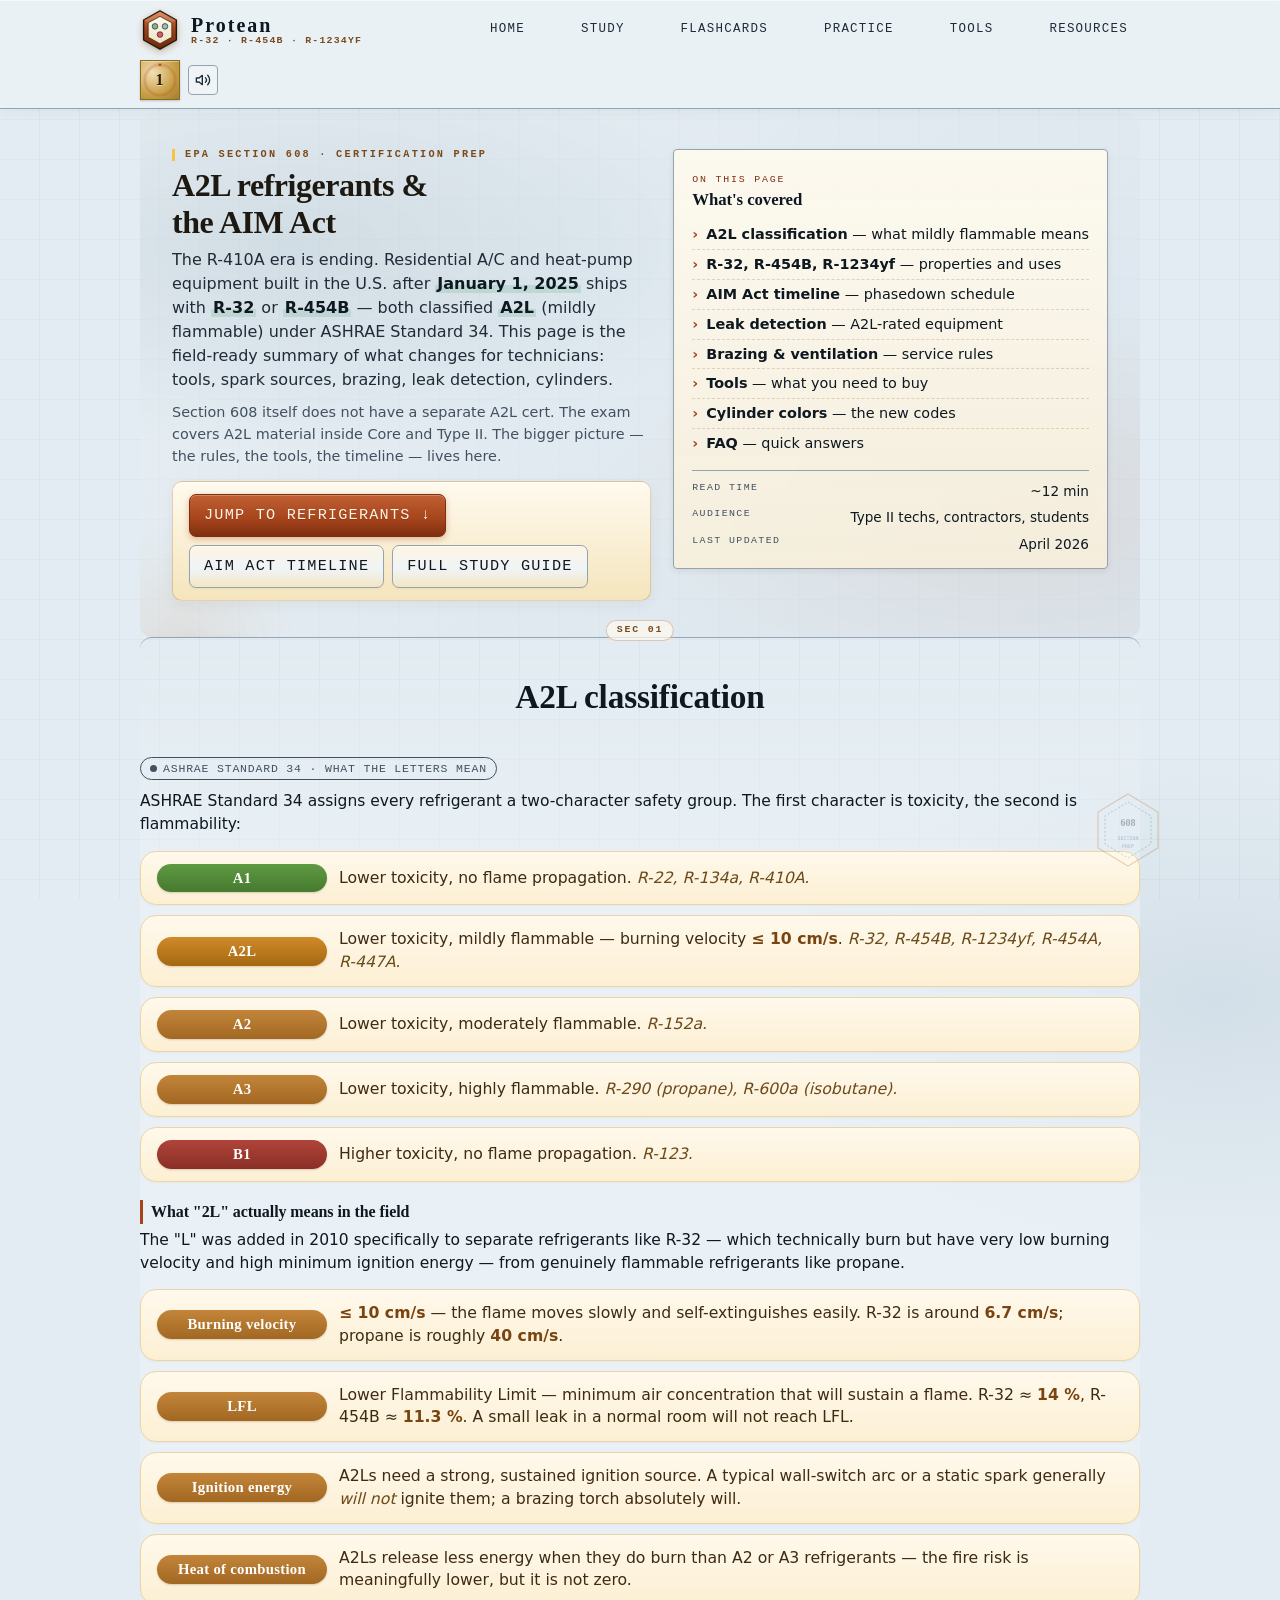
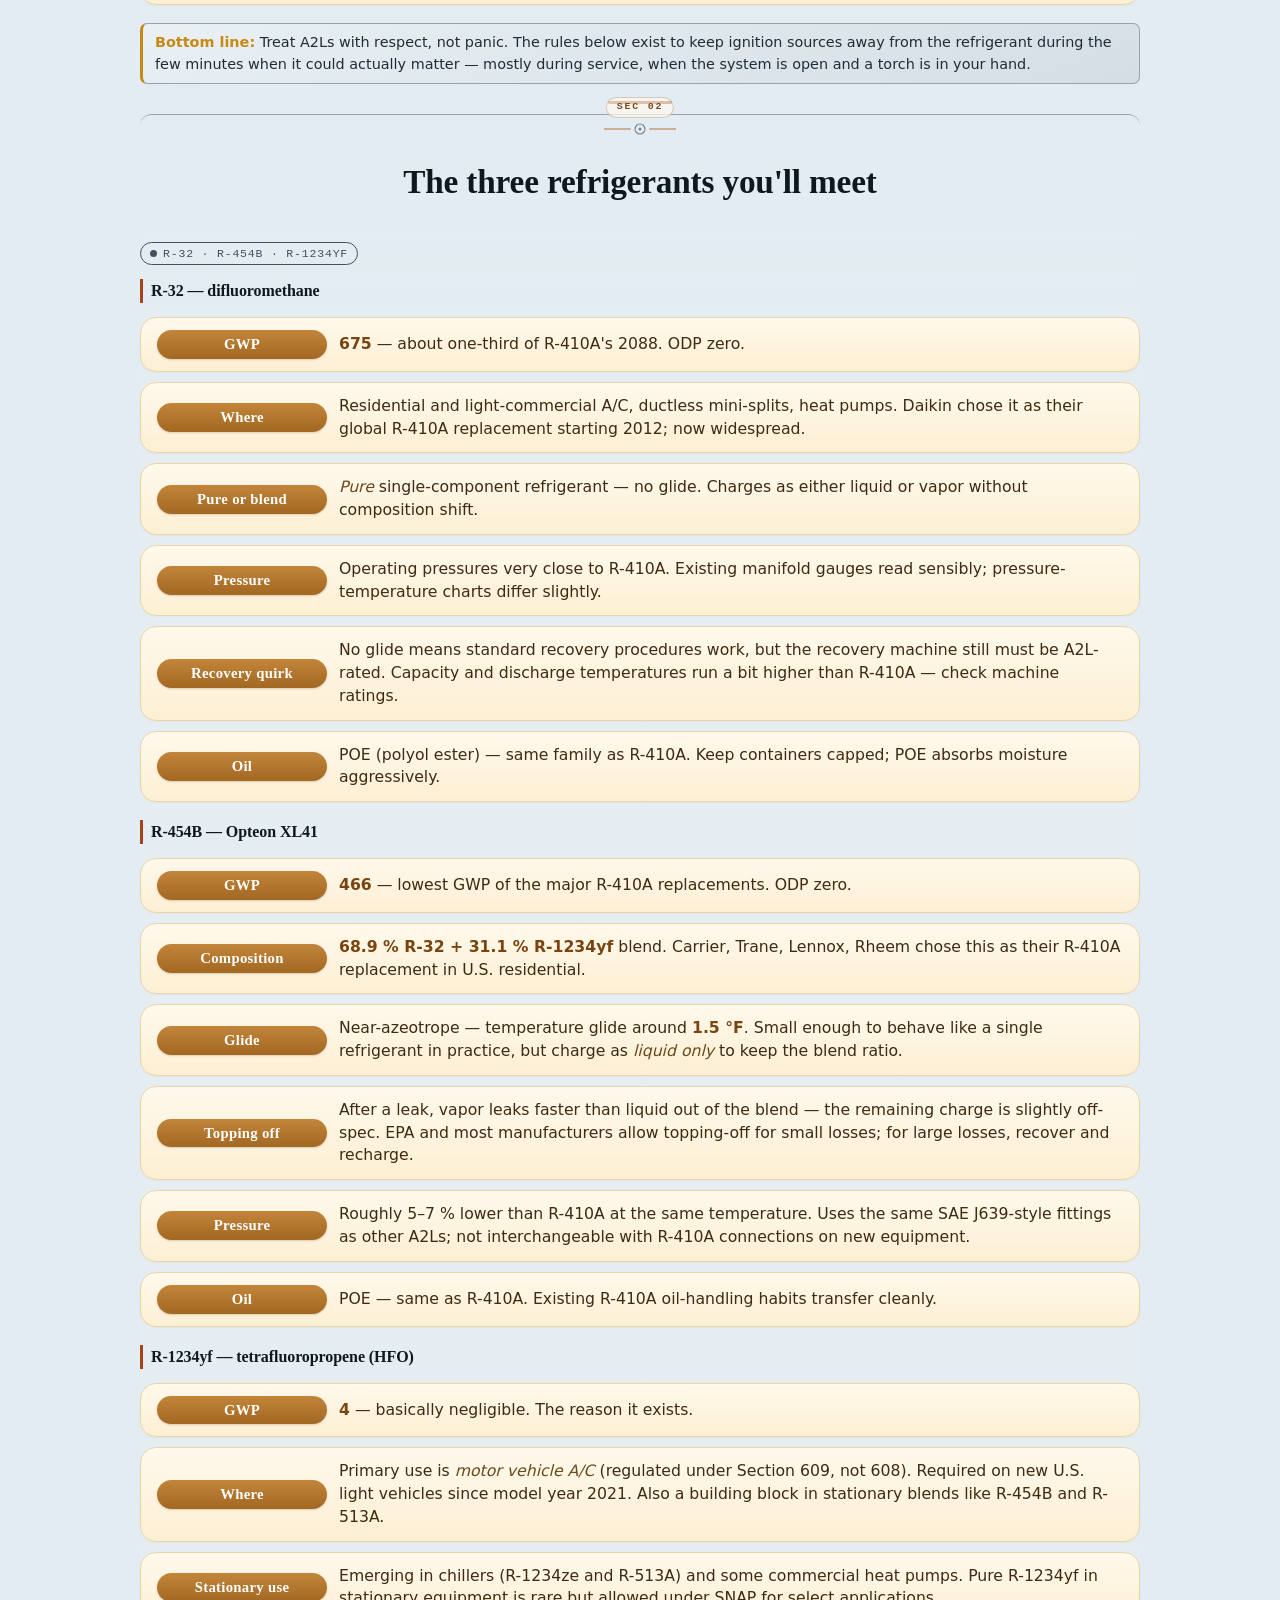
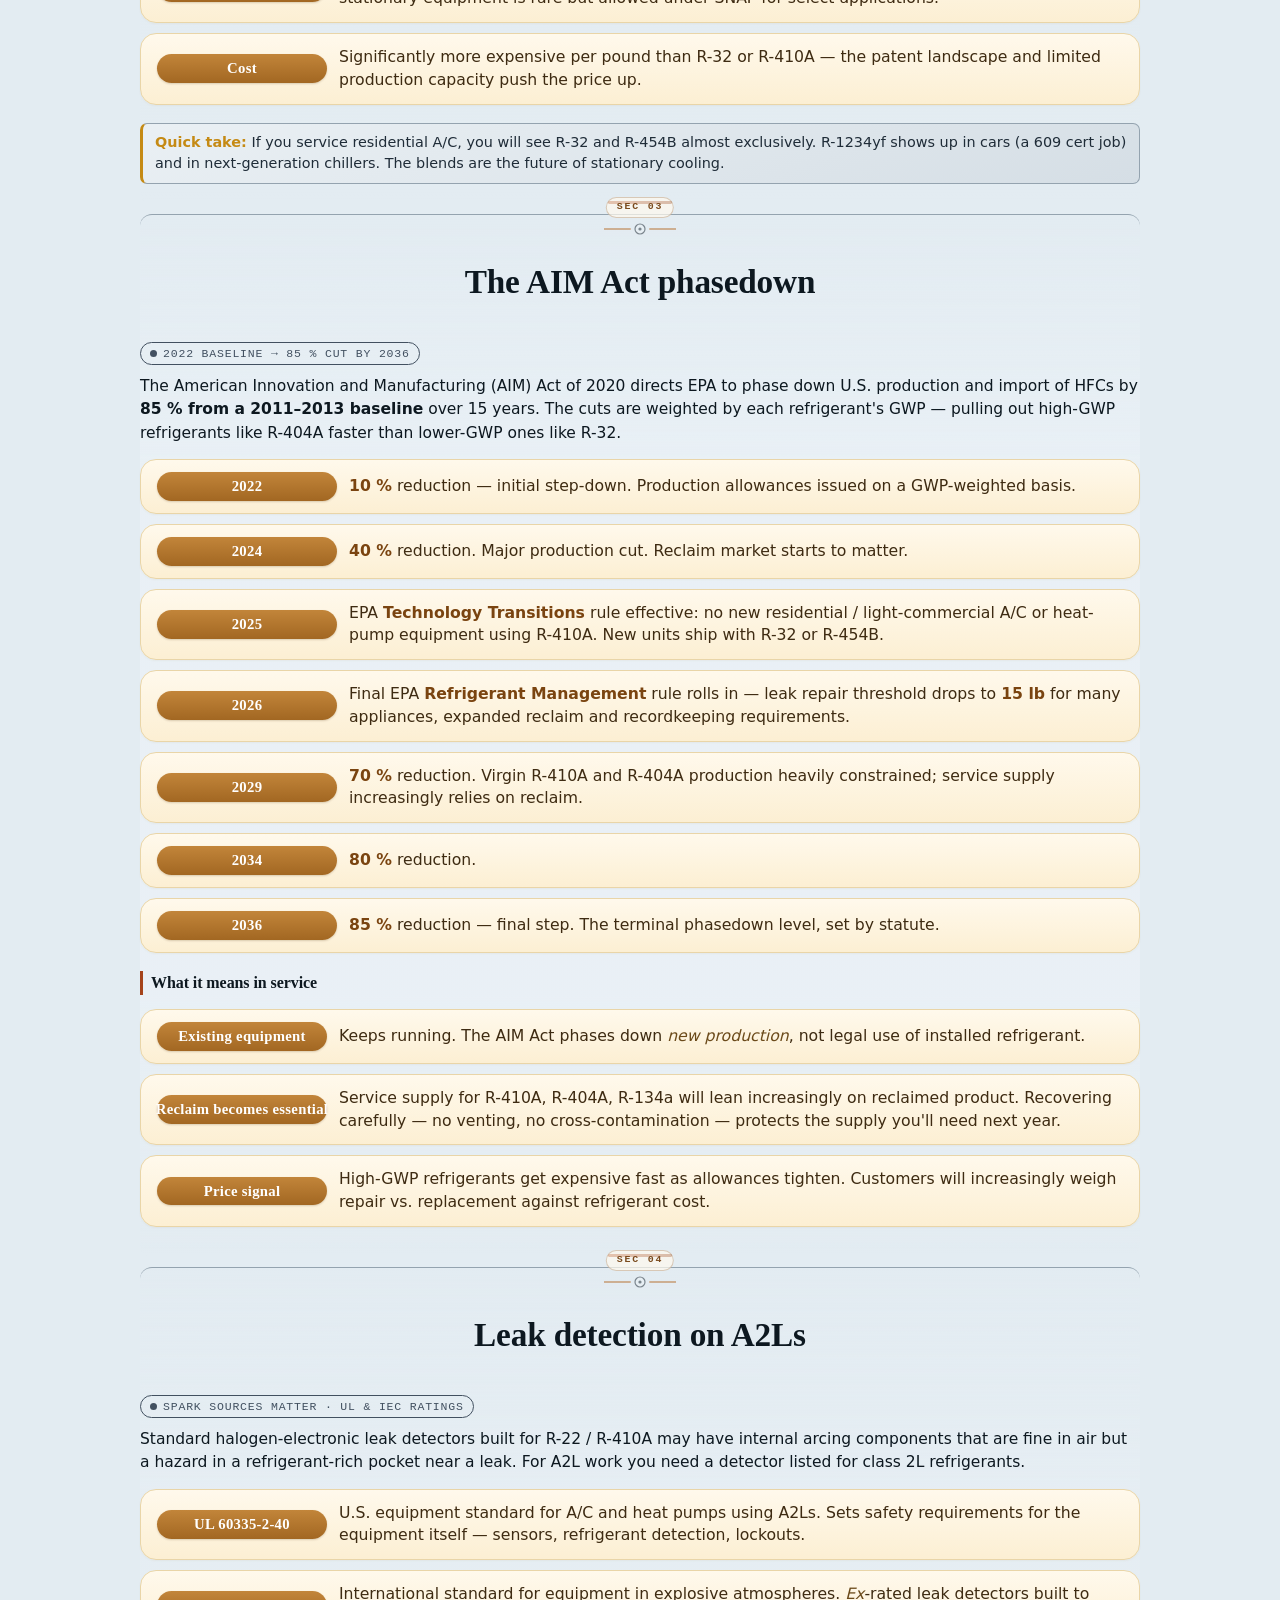
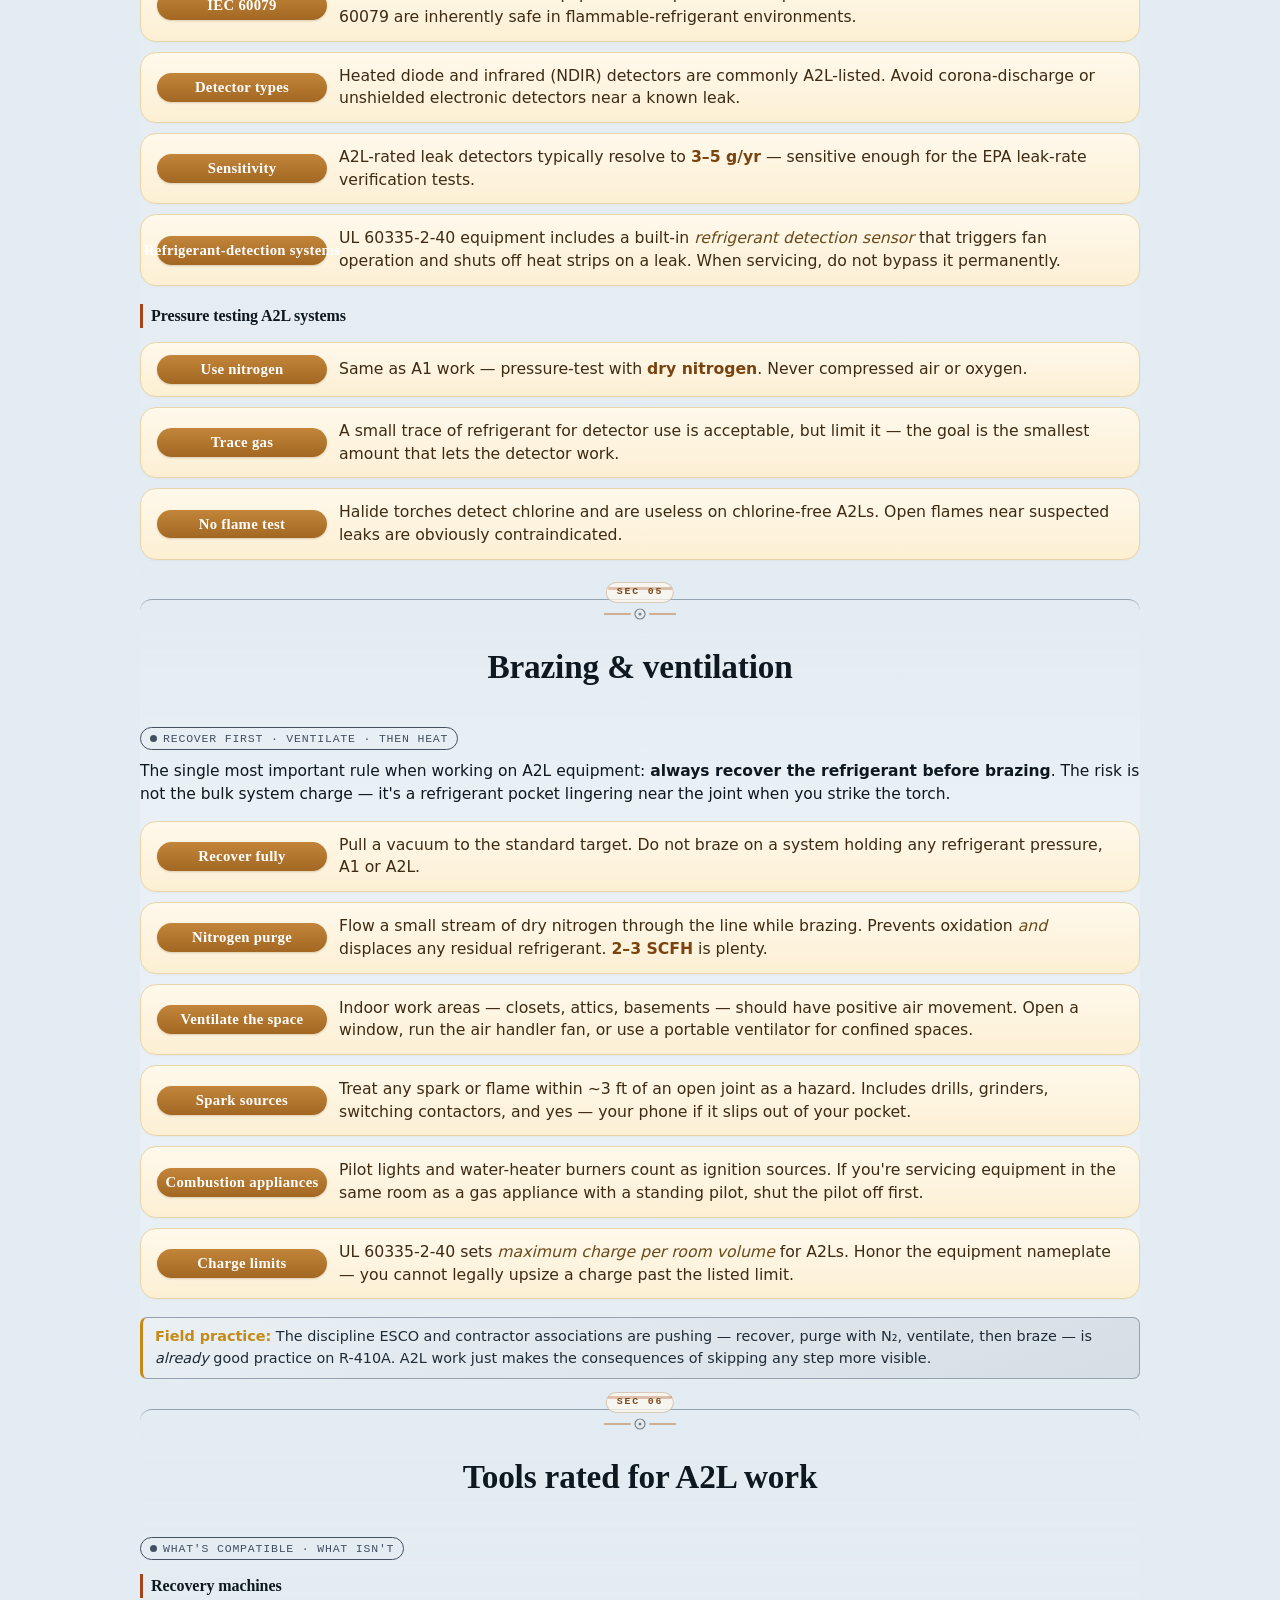
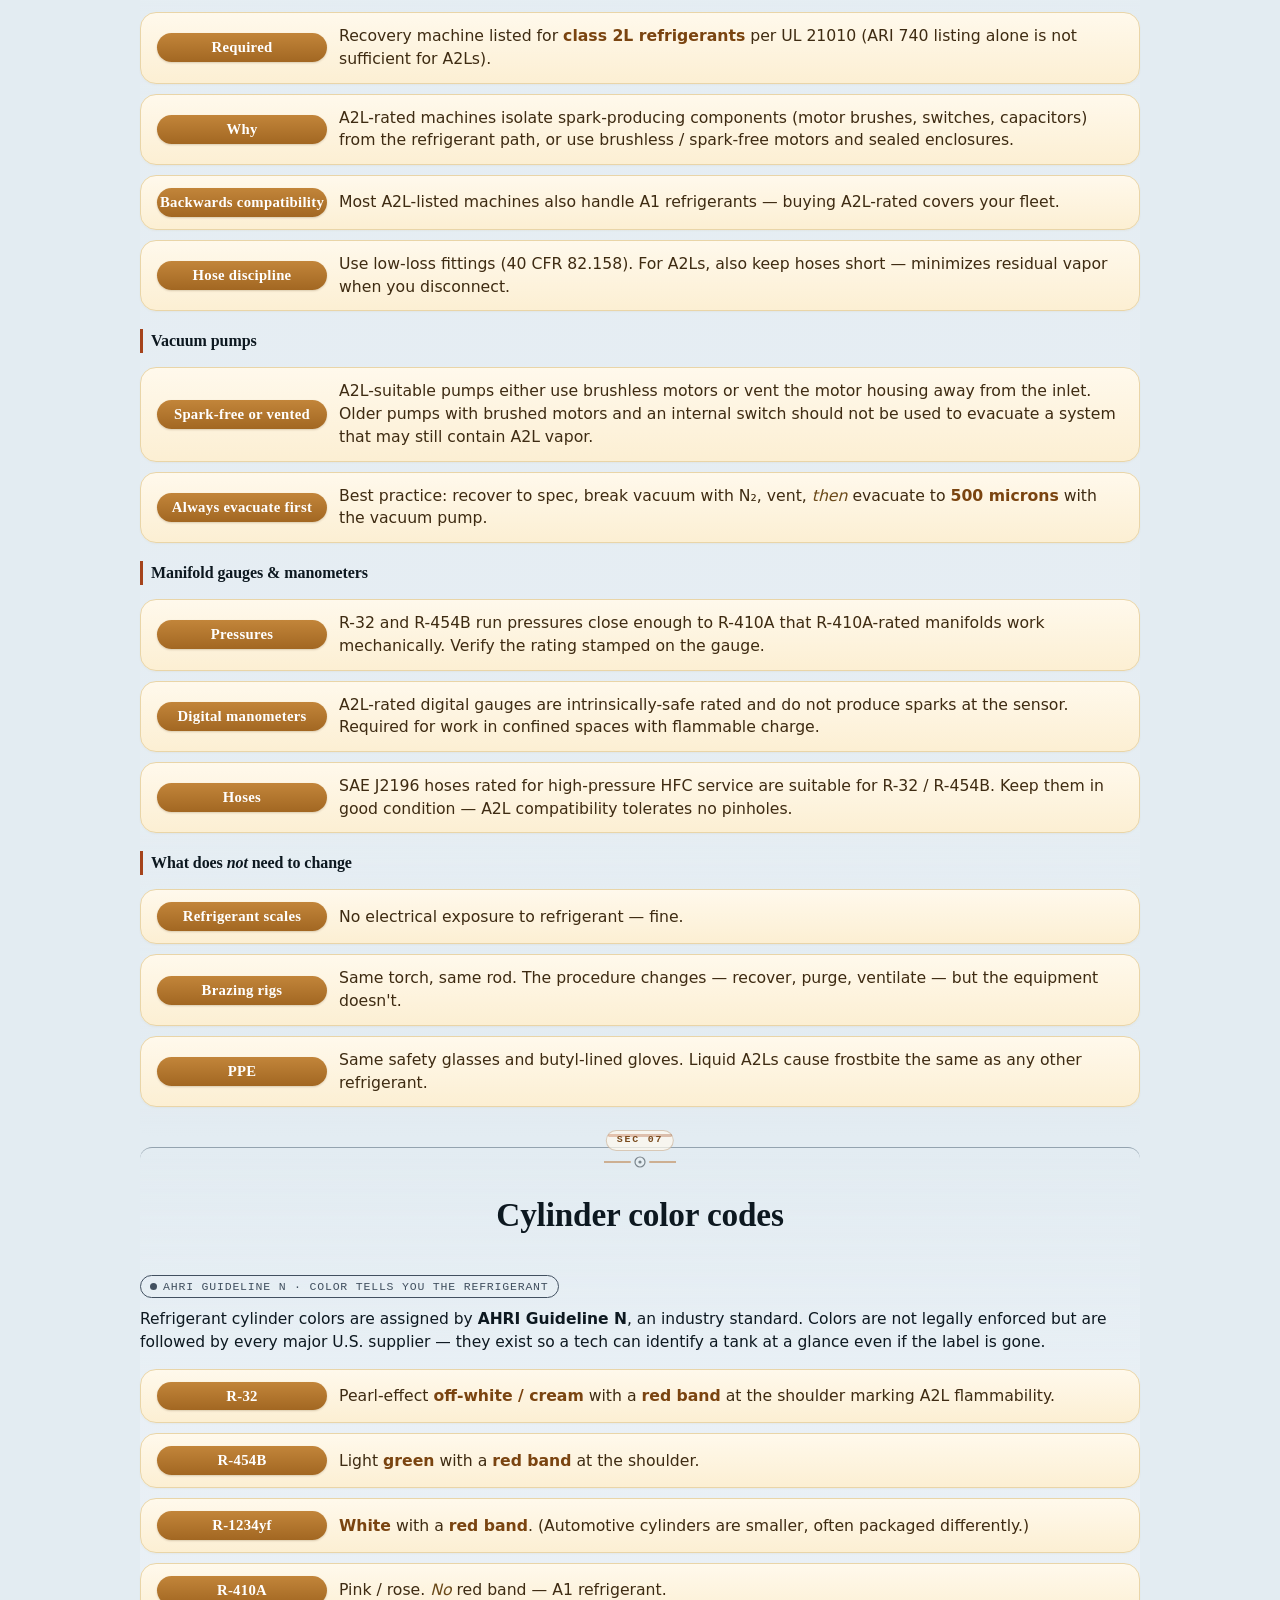
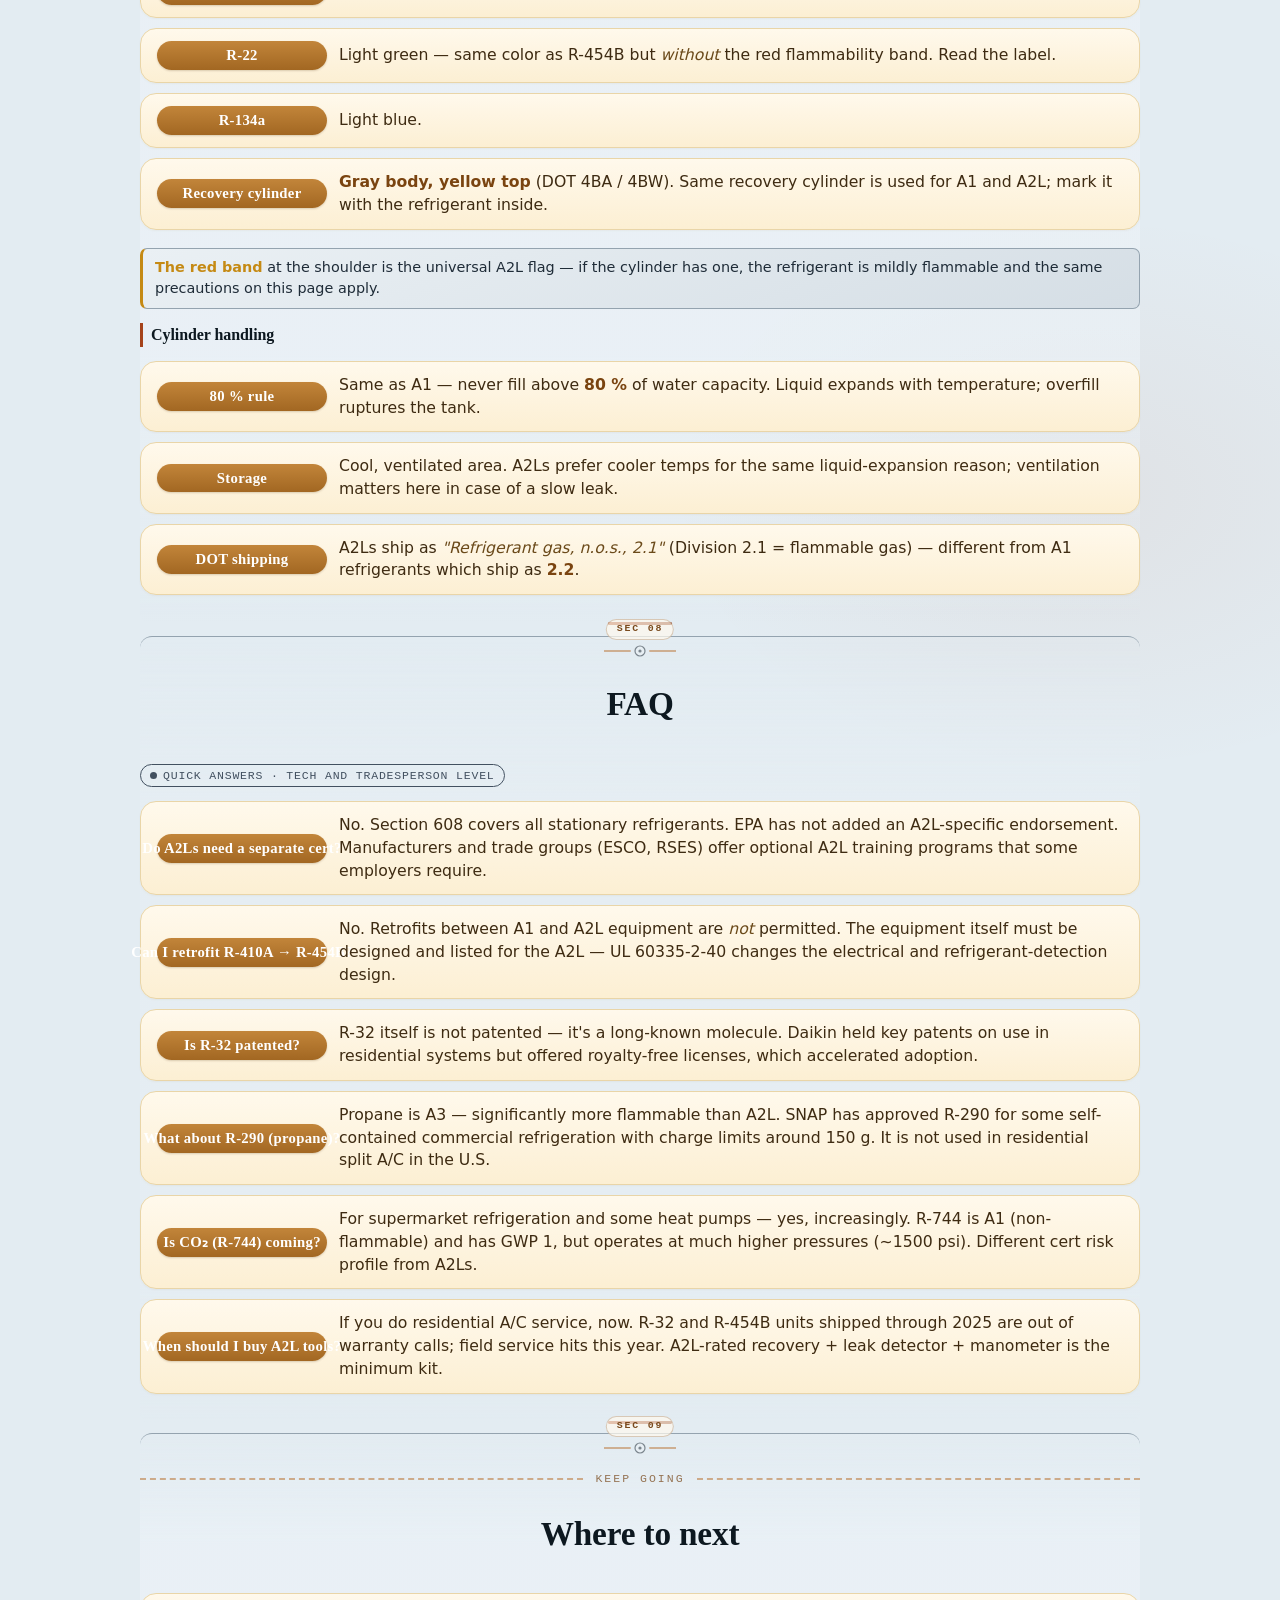
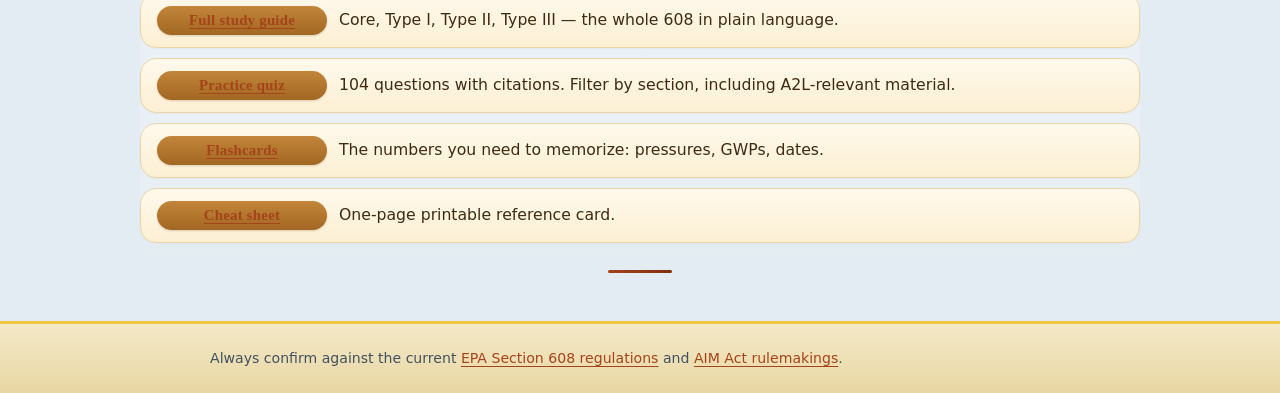
<file: a2l.html>
<!doctype html>
<html lang="en">
<head>
  <meta charset="utf-8">
  <meta name="viewport" content="width=device-width, initial-scale=1">
  <meta http-equiv="Content-Security-Policy" content="default-src 'self'; script-src 'self' 'unsafe-inline'; style-src 'self' 'unsafe-inline'; img-src 'self' data: https://images.unsplash.com; font-src 'self' data:; connect-src 'self'; form-action 'self'; frame-ancestors 'none'; base-uri 'self'; object-src 'none'">
  <meta name="referrer" content="strict-origin-when-cross-origin">
  <meta name="robots" content="index,follow">
  <meta name="googlebot" content="index,follow,max-snippet:-1,max-image-preview:large,max-video-preview:-1">

  <meta name="google-site-verification" content="J1SQXeSG9s6lRcwILQ0Rli2w-byoKEDBs0yGA85hP8Q">

  <title>A2L Refrigerants: R-32, R-454B & the AIM Act — what techs need to know | Protean</title>
  <meta name="description" content="A2L refrigerant handbook for HVAC technicians: R-32, R-454B, R-1234yf, the AIM Act HFC phasedown timeline, A2L-rated tools, brazing and ventilation rules, leak detection, and cylinder colors. Updated April 2026.">
  <meta name="keywords" content="A2L refrigerants, R-32, R-454B, R-1234yf, AIM Act, HFC phasedown, mildly flammable refrigerant, A2L tools, A2L recovery machine, ASHRAE 34 A2L, IEC 60079, UL 60335-2-40, R-410A phaseout, A2L brazing, A2L ventilation, A2L cylinder color">
  <link rel="canonical" href="https://dmarkamado-gif.github.io/protean-608/a2l.html">

  <meta property="og:type" content="article">
  <meta property="og:site_name" content="Protean">
  <meta property="og:title" content="A2L Refrigerants: R-32, R-454B &amp; the AIM Act">
  <meta property="og:description" content="What HVAC technicians actually need to know about A2L refrigerants — R-32, R-454B, R-1234yf, the AIM Act phasedown, and the tools and rules that change in 2026.">
  <meta property="og:url" content="https://dmarkamado-gif.github.io/protean-608/a2l.html">
  <meta property="og:image" content="https://dmarkamado-gif.github.io/protean-608/og-image.svg">
  <meta property="og:image:width" content="1200">
  <meta property="og:image:height" content="630">
  <meta property="og:locale" content="en_US">

  <meta name="twitter:card" content="summary_large_image">
  <meta name="twitter:title" content="A2L Refrigerants — R-32, R-454B &amp; the AIM Act | Protean">
  <meta name="twitter:description" content="Field-ready A2L handbook: R-32, R-454B, R-1234yf, AIM Act timeline, A2L-rated tools, brazing rules, cylinder colors.">
  <meta name="twitter:image" content="https://dmarkamado-gif.github.io/protean-608/og-image.svg">

  <meta name="theme-color" content="#a5431b">
  <link rel="icon" type="image/svg+xml" href="og-image.svg">
  <link rel="stylesheet" href="styles.css">

  <script type="application/ld+json">
  {
    "@context": "https://schema.org",
    "@graph": [
      {
        "@type": "WebPage",
        "@id": "https://dmarkamado-gif.github.io/protean-608/a2l.html#webpage",
        "url": "https://dmarkamado-gif.github.io/protean-608/a2l.html",
        "name": "A2L Refrigerants: R-32, R-454B & the AIM Act",
        "description": "A2L refrigerant handbook for HVAC technicians — R-32, R-454B, R-1234yf, the AIM Act phasedown, A2L-rated tools, brazing, ventilation, leak detection, and cylinder colors.",
        "isPartOf": { "@id": "https://dmarkamado-gif.github.io/protean-608/#website" },
        "inLanguage": "en-US",
        "breadcrumb": { "@id": "https://dmarkamado-gif.github.io/protean-608/a2l.html#breadcrumb" },
        "primaryImageOfPage": "https://dmarkamado-gif.github.io/protean-608/og-image.svg"
      },
      {
        "@type": "BreadcrumbList",
        "@id": "https://dmarkamado-gif.github.io/protean-608/a2l.html#breadcrumb",
        "itemListElement": [
          { "@type": "ListItem", "position": 1, "name": "Home", "item": "https://dmarkamado-gif.github.io/protean-608/" },
          { "@type": "ListItem", "position": 2, "name": "A2L Refrigerants", "item": "https://dmarkamado-gif.github.io/protean-608/a2l.html" }
        ]
      },
      {
        "@type": "Article",
        "headline": "A2L Refrigerants: R-32, R-454B & the AIM Act",
        "description": "A field guide to A2L refrigerants for HVAC technicians: ASHRAE 34 classification, R-32 and R-454B handling, R-1234yf, the AIM Act HFC phasedown timeline, A2L-rated tools and recovery equipment, spark-source restrictions, brazing and ventilation, and cylinder color codes.",
        "about": [
          "A2L refrigerants",
          "R-32",
          "R-454B",
          "R-1234yf",
          "AIM Act HFC phasedown",
          "ASHRAE Standard 34",
          "IEC 60079",
          "UL 60335-2-40",
          "Refrigerant cylinder color codes",
          "A2L-rated leak detectors and recovery equipment"
        ],
        "image": "https://dmarkamado-gif.github.io/protean-608/og-image.svg",
        "author": { "@id": "https://dmarkamado-gif.github.io/protean-608/#org" },
        "publisher": { "@id": "https://dmarkamado-gif.github.io/protean-608/#org" },
        "inLanguage": "en-US",
        "isAccessibleForFree": true,
        "datePublished": "2026-04-30",
        "dateModified": "2026-04-30",
        "mainEntityOfPage": { "@id": "https://dmarkamado-gif.github.io/protean-608/a2l.html#webpage" }
      },
      {
        "@type": "FAQPage",
        "mainEntity": [
          {
            "@type": "Question",
            "name": "What is an A2L refrigerant?",
            "acceptedAnswer": {
              "@type": "Answer",
              "text": "A2L is a safety classification under ASHRAE Standard 34 for refrigerants that are lower-toxicity (the 'A') and mildly flammable with a low burning velocity below 10 cm/s (the '2L'). The two letters mean two things: A = lower toxicity, 2L = mildly flammable but harder to ignite than 2 or 3 class refrigerants. R-32, R-454B, and R-1234yf are A2Ls. They will burn, but they need a strong, sustained ignition source — a spark from a switch or a passing flame usually is not enough."
            }
          },
          {
            "@type": "Question",
            "name": "Is R-32 flammable?",
            "acceptedAnswer": {
              "@type": "Answer",
              "text": "Yes — R-32 is mildly flammable (ASHRAE A2L), with a Lower Flammability Limit around 14% by volume in air and a burning velocity of about 6.7 cm/s. In practice that means it cannot sustain a flame in normal room concentrations and is much harder to ignite than propane (R-290, A3) or even moderately flammable A2 refrigerants. It is allowed in residential A/C and heat pumps under UL 60335-2-40 charge limits, with restrictions on spark sources and on brazing during system service."
            }
          },
          {
            "@type": "Question",
            "name": "Do I need new tools for R-454B?",
            "acceptedAnswer": {
              "@type": "Answer",
              "text": "Mostly yes. To service R-454B safely you need a recovery machine rated for A2Ls (UL listed for class 2L per UL 21010 / UL 60335-2-40), an A2L-rated leak detector that can identify mildly flammable refrigerants, A2L-compatible manifold gauges and hoses, and a vacuum pump with a spark-free or remotely-vented motor. Standard R-410A gauges, hoses, and POE oil are generally compatible, but recovery machines and leak detectors built only for A1 refrigerants are not — they may have internal sparking components in the refrigerant path."
            }
          },
          {
            "@type": "Question",
            "name": "When does R-410A phase out?",
            "acceptedAnswer": {
              "@type": "Answer",
              "text": "R-410A is being phased down under the AIM Act, not banned outright. Under the EPA Technology Transitions rule, manufacturers can no longer build new residential and light-commercial A/C and heat-pump equipment using R-410A as of January 1, 2025 — new factory equipment is shipping with R-32 or R-454B instead. Existing R-410A systems can keep operating, and reclaimed R-410A will remain available for service for years. Production and import of virgin HFCs continues to step down under the AIM Act schedule (40% by 2024, 70% by 2029, 85% by 2036)."
            }
          },
          {
            "@type": "Question",
            "name": "What does the AIM Act do?",
            "acceptedAnswer": {
              "@type": "Answer",
              "text": "The American Innovation and Manufacturing (AIM) Act of 2020 directs the EPA to phase down U.S. production and import of hydrofluorocarbons (HFCs) by 85% from a 2011–2013 baseline over 15 years. The schedule is 10% reduction in 2022, 40% by 2024, 70% by 2029, and 85% by 2036, weighted by each refrigerant's GWP. The Act also authorizes EPA to set sector-by-sector Technology Transitions rules — the rules that are forcing residential A/C off R-410A onto R-32 and R-454B — and to write a refrigerant management rule covering leak repair, reclaim, and end-of-life recovery."
            }
          }
        ]
      }
    ]
  }
  </script>
</head>
<body>
  <header class="site">
    <div class="inner">
      <a class="brand" href="index.html">
        <span class="brand-badge" aria-hidden="true">
          <svg viewBox="0 0 44 48" xmlns="http://www.w3.org/2000/svg">
            <defs>
              <linearGradient id="logoHex" x1="0" y1="0" x2="0" y2="1">
                <stop offset="0" stop-color="#e08148"/>
                <stop offset="0.45" stop-color="#a5431b"/>
                <stop offset="1" stop-color="#6b2708"/>
              </linearGradient>
              <linearGradient id="logoInner" x1="0" y1="0" x2="0" y2="1">
                <stop offset="0" stop-color="#fffaee"/>
                <stop offset="1" stop-color="#f0e2c1"/>
              </linearGradient>
            </defs>
            <polygon points="22,3 40,13 40,35 22,45 4,35 4,13" fill="url(#logoHex)" stroke="#1d1810" stroke-width="1.5" stroke-linejoin="round"/>
            <polygon points="22,3 40,13 22,23 4,13" fill="#fff" opacity="0.12"/>
            <polygon points="22,9 35,16 35,32 22,39 9,32 9,16" fill="url(#logoInner)" stroke="#3a2f22" stroke-width="0.9"/>
            <circle cx="16.5" cy="20" r="3.1" fill="#7ab89a" stroke="#1d1810" stroke-width="0.7"/>
            <circle cx="27.5" cy="20" r="3.1" fill="#8bbfc3" stroke="#1d1810" stroke-width="0.7"/>
            <circle cx="22" cy="29" r="3.1" fill="#e4536b" stroke="#1d1810" stroke-width="0.7"/>
            <text x="22" y="14.2" font-family="ui-monospace,monospace" font-size="2.4" font-weight="700" fill="#fdf1de" text-anchor="middle" letter-spacing="0.35">PROTEAN</text>
          </svg>
        </span>
        <span class="brand-text">
          <span class="brand-name">Protean</span>
          <span class="brand-tag">R-32 · R-454B · R-1234yf</span>
        </span>
      </a>
      <nav class="primary">
        <a href="index.html">Home</a>
        <a href="study.html">Study</a>
        <a href="flashcards.html">Flashcards</a>
        <a href="practice.html">Practice</a>
        <a href="tools.html">Tools</a>
        <a href="resources.html">Resources</a>
      </nav>
      <div id="stats-bar"></div>
    </div>
  </header>

  <main class="container">
    <section class="hero">
      <div class="hero-split">
        <div>
          <h1>A2L refrigerants &amp;<br>the AIM Act</h1>
          <p class="lead">The R-410A era is ending. Residential A/C and heat-pump equipment built in the U.S. after <strong>January 1, 2025</strong> ships with <strong>R-32</strong> or <strong>R-454B</strong> — both classified <strong>A2L</strong> (mildly flammable) under ASHRAE Standard 34. This page is the field-ready summary of what changes for technicians: tools, spark sources, brazing, leak detection, cylinders.</p>
          <p class="small muted">Section 608 itself does not have a separate A2L cert. The exam covers A2L material inside Core and Type II. The bigger picture — the rules, the tools, the timeline — lives here.</p>
          <div class="cta hero-cta">
            <a class="btn primary" href="#refrigerants">Jump to refrigerants ↓</a>
            <a class="btn" href="#aim-act">AIM Act timeline</a>
            <a class="btn" href="study.html">Full study guide</a>
          </div>
        </div>
        <aside class="study-brief">
          <div class="study-brief-head">
            <span class="study-brief-eyebrow">on this page</span>
            <h2 class="study-brief-title">What's covered</h2>
          </div>
          <ul class="study-brief-list">
            <li><a href="#classification"><strong>A2L classification</strong></a> — what mildly flammable means</li>
            <li><a href="#refrigerants"><strong>R-32, R-454B, R-1234yf</strong></a> — properties and uses</li>
            <li><a href="#aim-act"><strong>AIM Act timeline</strong></a> — phasedown schedule</li>
            <li><a href="#leak-detection"><strong>Leak detection</strong></a> — A2L-rated equipment</li>
            <li><a href="#brazing"><strong>Brazing &amp; ventilation</strong></a> — service rules</li>
            <li><a href="#tools"><strong>Tools</strong></a> — what you need to buy</li>
            <li><a href="#cylinders"><strong>Cylinder colors</strong></a> — the new codes</li>
            <li><a href="#faq"><strong>FAQ</strong></a> — quick answers</li>
          </ul>
          <dl class="study-brief-stats">
            <div><dt>Read time</dt><dd>~12 min</dd></div>
            <div><dt>Audience</dt><dd>Type II techs, contractors, students</dd></div>
            <div><dt>Last updated</dt><dd>April 2026</dd></div>
          </dl>
        </aside>
      </div>
    </section>

    <section class="block study-section" id="classification">
      <h2>A2L classification</h2>
      <p><span class="sect-badge">ASHRAE Standard 34 · what the letters mean</span></p>

      <p>ASHRAE Standard 34 assigns every refrigerant a two-character safety group. The first character is toxicity, the second is flammability:</p>
      <ul class="core-bubble-list core-safety-list">
        <li><span class="core-bpill core-sg-a1">A1</span><span class="core-bdesc">Lower toxicity, no flame propagation. <em>R-22, R-134a, R-410A.</em></span></li>
        <li><span class="core-bpill core-sg-a2l">A2L</span><span class="core-bdesc">Lower toxicity, mildly flammable — burning velocity <b>≤ 10 cm/s</b>. <em>R-32, R-454B, R-1234yf, R-454A, R-447A.</em></span></li>
        <li><span class="core-bpill">A2</span><span class="core-bdesc">Lower toxicity, moderately flammable. <em>R-152a.</em></span></li>
        <li><span class="core-bpill">A3</span><span class="core-bdesc">Lower toxicity, highly flammable. <em>R-290 (propane), R-600a (isobutane).</em></span></li>
        <li><span class="core-bpill core-sg-b1">B1</span><span class="core-bdesc">Higher toxicity, no flame propagation. <em>R-123.</em></span></li>
      </ul>

      <h3>What "2L" actually means in the field</h3>
      <p>The "L" was added in 2010 specifically to separate refrigerants like R-32 — which technically burn but have very low burning velocity and high minimum ignition energy — from genuinely flammable refrigerants like propane.</p>
      <ul class="core-bubble-list">
        <li><span class="core-bpill">Burning velocity</span><span class="core-bdesc"><b>≤ 10 cm/s</b> — the flame moves slowly and self-extinguishes easily. R-32 is around <b>6.7 cm/s</b>; propane is roughly <b>40 cm/s</b>.</span></li>
        <li><span class="core-bpill">LFL</span><span class="core-bdesc">Lower Flammability Limit — minimum air concentration that will sustain a flame. R-32 ≈ <b>14 %</b>, R-454B ≈ <b>11.3 %</b>. A small leak in a normal room will not reach LFL.</span></li>
        <li><span class="core-bpill">Ignition energy</span><span class="core-bdesc">A2Ls need a strong, sustained ignition source. A typical wall-switch arc or a static spark generally <em>will not</em> ignite them; a brazing torch absolutely will.</span></li>
        <li><span class="core-bpill">Heat of combustion</span><span class="core-bdesc">A2Ls release less energy when they do burn than A2 or A3 refrigerants — the fire risk is meaningfully lower, but it is not zero.</span></li>
      </ul>

      <div class="callout"><strong>Bottom line:</strong> Treat A2Ls with respect, not panic. The rules below exist to keep ignition sources away from the refrigerant during the few minutes when it could actually matter — mostly during service, when the system is open and a torch is in your hand.</div>
    </section>

    <section class="block study-section" id="refrigerants">
      <h2>The three refrigerants you'll meet</h2>
      <p><span class="sect-badge">R-32 · R-454B · R-1234yf</span></p>

      <h3>R-32 — difluoromethane</h3>
      <ul class="core-bubble-list">
        <li><span class="core-bpill">GWP</span><span class="core-bdesc"><b>675</b> — about one-third of R-410A's 2088. ODP zero.</span></li>
        <li><span class="core-bpill">Where</span><span class="core-bdesc">Residential and light-commercial A/C, ductless mini-splits, heat pumps. Daikin chose it as their global R-410A replacement starting 2012; now widespread.</span></li>
        <li><span class="core-bpill">Pure or blend</span><span class="core-bdesc"><em>Pure</em> single-component refrigerant — no glide. Charges as either liquid or vapor without composition shift.</span></li>
        <li><span class="core-bpill">Pressure</span><span class="core-bdesc">Operating pressures very close to R-410A. Existing manifold gauges read sensibly; pressure-temperature charts differ slightly.</span></li>
        <li><span class="core-bpill">Recovery quirk</span><span class="core-bdesc">No glide means standard recovery procedures work, but the recovery machine still must be A2L-rated. Capacity and discharge temperatures run a bit higher than R-410A — check machine ratings.</span></li>
        <li><span class="core-bpill">Oil</span><span class="core-bdesc">POE (polyol ester) — same family as R-410A. Keep containers capped; POE absorbs moisture aggressively.</span></li>
      </ul>

      <h3>R-454B — Opteon XL41</h3>
      <ul class="core-bubble-list">
        <li><span class="core-bpill">GWP</span><span class="core-bdesc"><b>466</b> — lowest GWP of the major R-410A replacements. ODP zero.</span></li>
        <li><span class="core-bpill">Composition</span><span class="core-bdesc"><b>68.9 % R-32 + 31.1 % R-1234yf</b> blend. Carrier, Trane, Lennox, Rheem chose this as their R-410A replacement in U.S. residential.</span></li>
        <li><span class="core-bpill">Glide</span><span class="core-bdesc">Near-azeotrope — temperature glide around <b>1.5 °F</b>. Small enough to behave like a single refrigerant in practice, but charge as <em>liquid only</em> to keep the blend ratio.</span></li>
        <li><span class="core-bpill">Topping off</span><span class="core-bdesc">After a leak, vapor leaks faster than liquid out of the blend — the remaining charge is slightly off-spec. EPA and most manufacturers allow topping-off for small losses; for large losses, recover and recharge.</span></li>
        <li><span class="core-bpill">Pressure</span><span class="core-bdesc">Roughly 5–7 % lower than R-410A at the same temperature. Uses the same SAE J639-style fittings as other A2Ls; not interchangeable with R-410A connections on new equipment.</span></li>
        <li><span class="core-bpill">Oil</span><span class="core-bdesc">POE — same as R-410A. Existing R-410A oil-handling habits transfer cleanly.</span></li>
      </ul>

      <h3>R-1234yf — tetrafluoropropene (HFO)</h3>
      <ul class="core-bubble-list">
        <li><span class="core-bpill">GWP</span><span class="core-bdesc"><b>4</b> — basically negligible. The reason it exists.</span></li>
        <li><span class="core-bpill">Where</span><span class="core-bdesc">Primary use is <em>motor vehicle A/C</em> (regulated under Section 609, not 608). Required on new U.S. light vehicles since model year 2021. Also a building block in stationary blends like R-454B and R-513A.</span></li>
        <li><span class="core-bpill">Stationary use</span><span class="core-bdesc">Emerging in chillers (R-1234ze and R-513A) and some commercial heat pumps. Pure R-1234yf in stationary equipment is rare but allowed under SNAP for select applications.</span></li>
        <li><span class="core-bpill">Cost</span><span class="core-bdesc">Significantly more expensive per pound than R-32 or R-410A — the patent landscape and limited production capacity push the price up.</span></li>
      </ul>

      <div class="callout"><strong>Quick take:</strong> If you service residential A/C, you will see R-32 and R-454B almost exclusively. R-1234yf shows up in cars (a 609 cert job) and in next-generation chillers. The blends are the future of stationary cooling.</div>
    </section>

    <section class="block study-section" id="aim-act">
      <h2>The AIM Act phasedown</h2>
      <p><span class="sect-badge">2022 baseline → 85 % cut by 2036</span></p>

      <p>The American Innovation and Manufacturing (AIM) Act of 2020 directs EPA to phase down U.S. production and import of HFCs by <strong>85 % from a 2011–2013 baseline</strong> over 15 years. The cuts are weighted by each refrigerant's GWP — pulling out high-GWP refrigerants like R-404A faster than lower-GWP ones like R-32.</p>

      <ul class="core-bubble-list core-vac-list">
        <li><span class="core-bpill">2022</span><span class="core-bdesc"><b>10 %</b> reduction — initial step-down. Production allowances issued on a GWP-weighted basis.</span></li>
        <li><span class="core-bpill">2024</span><span class="core-bdesc"><b>40 %</b> reduction. Major production cut. Reclaim market starts to matter.</span></li>
        <li><span class="core-bpill">2025</span><span class="core-bdesc">EPA <b>Technology Transitions</b> rule effective: no new residential / light-commercial A/C or heat-pump equipment using R-410A. New units ship with R-32 or R-454B.</span></li>
        <li><span class="core-bpill">2026</span><span class="core-bdesc">Final EPA <b>Refrigerant Management</b> rule rolls in — leak repair threshold drops to <b>15 lb</b> for many appliances, expanded reclaim and recordkeeping requirements.</span></li>
        <li><span class="core-bpill">2029</span><span class="core-bdesc"><b>70 %</b> reduction. Virgin R-410A and R-404A production heavily constrained; service supply increasingly relies on reclaim.</span></li>
        <li><span class="core-bpill">2034</span><span class="core-bdesc"><b>80 %</b> reduction.</span></li>
        <li><span class="core-bpill">2036</span><span class="core-bdesc"><b>85 %</b> reduction — final step. The terminal phasedown level, set by statute.</span></li>
      </ul>

      <h3>What it means in service</h3>
      <ul class="core-bubble-list">
        <li><span class="core-bpill">Existing equipment</span><span class="core-bdesc">Keeps running. The AIM Act phases down <em>new production</em>, not legal use of installed refrigerant.</span></li>
        <li><span class="core-bpill">Reclaim becomes essential</span><span class="core-bdesc">Service supply for R-410A, R-404A, R-134a will lean increasingly on reclaimed product. Recovering carefully — no venting, no cross-contamination — protects the supply you'll need next year.</span></li>
        <li><span class="core-bpill">Price signal</span><span class="core-bdesc">High-GWP refrigerants get expensive fast as allowances tighten. Customers will increasingly weigh repair vs. replacement against refrigerant cost.</span></li>
      </ul>
    </section>

    <section class="block study-section" id="leak-detection">
      <h2>Leak detection on A2Ls</h2>
      <p><span class="sect-badge">spark sources matter · UL &amp; IEC ratings</span></p>

      <p>Standard halogen-electronic leak detectors built for R-22 / R-410A may have internal arcing components that are fine in air but a hazard in a refrigerant-rich pocket near a leak. For A2L work you need a detector listed for class 2L refrigerants.</p>

      <ul class="core-bubble-list">
        <li><span class="core-bpill">UL 60335-2-40</span><span class="core-bdesc">U.S. equipment standard for A/C and heat pumps using A2Ls. Sets safety requirements for the equipment itself — sensors, refrigerant detection, lockouts.</span></li>
        <li><span class="core-bpill">IEC 60079</span><span class="core-bdesc">International standard for equipment in explosive atmospheres. <em>Ex</em>-rated leak detectors built to 60079 are inherently safe in flammable-refrigerant environments.</span></li>
        <li><span class="core-bpill">Detector types</span><span class="core-bdesc">Heated diode and infrared (NDIR) detectors are commonly A2L-listed. Avoid corona-discharge or unshielded electronic detectors near a known leak.</span></li>
        <li><span class="core-bpill">Sensitivity</span><span class="core-bdesc">A2L-rated leak detectors typically resolve to <b>3–5 g/yr</b> — sensitive enough for the EPA leak-rate verification tests.</span></li>
        <li><span class="core-bpill">Refrigerant-detection systems</span><span class="core-bdesc">UL 60335-2-40 equipment includes a built-in <em>refrigerant detection sensor</em> that triggers fan operation and shuts off heat strips on a leak. When servicing, do not bypass it permanently.</span></li>
      </ul>

      <h3>Pressure testing A2L systems</h3>
      <ul class="core-bubble-list">
        <li><span class="core-bpill">Use nitrogen</span><span class="core-bdesc">Same as A1 work — pressure-test with <b>dry nitrogen</b>. Never compressed air or oxygen.</span></li>
        <li><span class="core-bpill">Trace gas</span><span class="core-bdesc">A small trace of refrigerant for detector use is acceptable, but limit it — the goal is the smallest amount that lets the detector work.</span></li>
        <li><span class="core-bpill">No flame test</span><span class="core-bdesc">Halide torches detect chlorine and are useless on chlorine-free A2Ls. Open flames near suspected leaks are obviously contraindicated.</span></li>
      </ul>
    </section>

    <section class="block study-section" id="brazing">
      <h2>Brazing &amp; ventilation</h2>
      <p><span class="sect-badge">recover first · ventilate · then heat</span></p>

      <p>The single most important rule when working on A2L equipment: <strong>always recover the refrigerant before brazing</strong>. The risk is not the bulk system charge — it's a refrigerant pocket lingering near the joint when you strike the torch.</p>

      <ul class="core-bubble-list">
        <li><span class="core-bpill">Recover fully</span><span class="core-bdesc">Pull a vacuum to the standard target. Do not braze on a system holding any refrigerant pressure, A1 or A2L.</span></li>
        <li><span class="core-bpill">Nitrogen purge</span><span class="core-bdesc">Flow a small stream of dry nitrogen through the line while brazing. Prevents oxidation <em>and</em> displaces any residual refrigerant. <b>2–3 SCFH</b> is plenty.</span></li>
        <li><span class="core-bpill">Ventilate the space</span><span class="core-bdesc">Indoor work areas — closets, attics, basements — should have positive air movement. Open a window, run the air handler fan, or use a portable ventilator for confined spaces.</span></li>
        <li><span class="core-bpill">Spark sources</span><span class="core-bdesc">Treat any spark or flame within ~3 ft of an open joint as a hazard. Includes drills, grinders, switching contactors, and yes — your phone if it slips out of your pocket.</span></li>
        <li><span class="core-bpill">Combustion appliances</span><span class="core-bdesc">Pilot lights and water-heater burners count as ignition sources. If you're servicing equipment in the same room as a gas appliance with a standing pilot, shut the pilot off first.</span></li>
        <li><span class="core-bpill">Charge limits</span><span class="core-bdesc">UL 60335-2-40 sets <em>maximum charge per room volume</em> for A2Ls. Honor the equipment nameplate — you cannot legally upsize a charge past the listed limit.</span></li>
      </ul>

      <div class="callout"><strong>Field practice:</strong> The discipline ESCO and contractor associations are pushing — recover, purge with N₂, ventilate, then braze — is <em>already</em> good practice on R-410A. A2L work just makes the consequences of skipping any step more visible.</div>
    </section>

    <section class="block study-section" id="tools">
      <h2>Tools rated for A2L work</h2>
      <p><span class="sect-badge">what's compatible · what isn't</span></p>

      <h3>Recovery machines</h3>
      <ul class="core-bubble-list">
        <li><span class="core-bpill">Required</span><span class="core-bdesc">Recovery machine listed for <b>class 2L refrigerants</b> per UL 21010 (ARI 740 listing alone is not sufficient for A2Ls).</span></li>
        <li><span class="core-bpill">Why</span><span class="core-bdesc">A2L-rated machines isolate spark-producing components (motor brushes, switches, capacitors) from the refrigerant path, or use brushless / spark-free motors and sealed enclosures.</span></li>
        <li><span class="core-bpill">Backwards compatibility</span><span class="core-bdesc">Most A2L-listed machines also handle A1 refrigerants — buying A2L-rated covers your fleet.</span></li>
        <li><span class="core-bpill">Hose discipline</span><span class="core-bdesc">Use low-loss fittings (40 CFR 82.158). For A2Ls, also keep hoses short — minimizes residual vapor when you disconnect.</span></li>
      </ul>

      <h3>Vacuum pumps</h3>
      <ul class="core-bubble-list">
        <li><span class="core-bpill">Spark-free or vented</span><span class="core-bdesc">A2L-suitable pumps either use brushless motors or vent the motor housing away from the inlet. Older pumps with brushed motors and an internal switch should not be used to evacuate a system that may still contain A2L vapor.</span></li>
        <li><span class="core-bpill">Always evacuate first</span><span class="core-bdesc">Best practice: recover to spec, break vacuum with N₂, vent, <em>then</em> evacuate to <b>500 microns</b> with the vacuum pump.</span></li>
      </ul>

      <h3>Manifold gauges &amp; manometers</h3>
      <ul class="core-bubble-list">
        <li><span class="core-bpill">Pressures</span><span class="core-bdesc">R-32 and R-454B run pressures close enough to R-410A that R-410A-rated manifolds work mechanically. Verify the rating stamped on the gauge.</span></li>
        <li><span class="core-bpill">Digital manometers</span><span class="core-bdesc">A2L-rated digital gauges are intrinsically-safe rated and do not produce sparks at the sensor. Required for work in confined spaces with flammable charge.</span></li>
        <li><span class="core-bpill">Hoses</span><span class="core-bdesc">SAE J2196 hoses rated for high-pressure HFC service are suitable for R-32 / R-454B. Keep them in good condition — A2L compatibility tolerates no pinholes.</span></li>
      </ul>

      <h3>What does <em>not</em> need to change</h3>
      <ul class="core-bubble-list">
        <li><span class="core-bpill">Refrigerant scales</span><span class="core-bdesc">No electrical exposure to refrigerant — fine.</span></li>
        <li><span class="core-bpill">Brazing rigs</span><span class="core-bdesc">Same torch, same rod. The procedure changes — recover, purge, ventilate — but the equipment doesn't.</span></li>
        <li><span class="core-bpill">PPE</span><span class="core-bdesc">Same safety glasses and butyl-lined gloves. Liquid A2Ls cause frostbite the same as any other refrigerant.</span></li>
      </ul>
    </section>

    <section class="block study-section" id="cylinders">
      <h2>Cylinder color codes</h2>
      <p><span class="sect-badge">AHRI Guideline N · color tells you the refrigerant</span></p>

      <p>Refrigerant cylinder colors are assigned by <strong>AHRI Guideline N</strong>, an industry standard. Colors are not legally enforced but are followed by every major U.S. supplier — they exist so a tech can identify a tank at a glance even if the label is gone.</p>

      <ul class="core-bubble-list">
        <li><span class="core-bpill">R-32</span><span class="core-bdesc">Pearl-effect <b>off-white / cream</b> with a <b>red band</b> at the shoulder marking A2L flammability.</span></li>
        <li><span class="core-bpill">R-454B</span><span class="core-bdesc">Light <b>green</b> with a <b>red band</b> at the shoulder.</span></li>
        <li><span class="core-bpill">R-1234yf</span><span class="core-bdesc"><b>White</b> with a <b>red band</b>. (Automotive cylinders are smaller, often packaged differently.)</span></li>
        <li><span class="core-bpill">R-410A</span><span class="core-bdesc">Pink / rose. <em>No</em> red band — A1 refrigerant.</span></li>
        <li><span class="core-bpill">R-22</span><span class="core-bdesc">Light green — same color as R-454B but <em>without</em> the red flammability band. Read the label.</span></li>
        <li><span class="core-bpill">R-134a</span><span class="core-bdesc">Light blue.</span></li>
        <li><span class="core-bpill">Recovery cylinder</span><span class="core-bdesc"><b>Gray body, yellow top</b> (DOT 4BA / 4BW). Same recovery cylinder is used for A1 and A2L; mark it with the refrigerant inside.</span></li>
      </ul>

      <div class="callout"><strong>The red band</strong> at the shoulder is the universal A2L flag — if the cylinder has one, the refrigerant is mildly flammable and the same precautions on this page apply.</div>

      <h3>Cylinder handling</h3>
      <ul class="core-bubble-list">
        <li><span class="core-bpill">80 % rule</span><span class="core-bdesc">Same as A1 — never fill above <b>80 %</b> of water capacity. Liquid expands with temperature; overfill ruptures the tank.</span></li>
        <li><span class="core-bpill">Storage</span><span class="core-bdesc">Cool, ventilated area. A2Ls prefer cooler temps for the same liquid-expansion reason; ventilation matters here in case of a slow leak.</span></li>
        <li><span class="core-bpill">DOT shipping</span><span class="core-bdesc">A2Ls ship as <em>"Refrigerant gas, n.o.s., 2.1"</em> (Division 2.1 = flammable gas) — different from A1 refrigerants which ship as <b>2.2</b>.</span></li>
      </ul>
    </section>

    <section class="block study-section" id="faq">
      <h2>FAQ</h2>
      <p><span class="sect-badge">quick answers · tech and tradesperson level</span></p>

      <ul class="core-bubble-list">
        <li><span class="core-bpill">Do A2Ls need a separate cert?</span><span class="core-bdesc">No. Section 608 covers all stationary refrigerants. EPA has not added an A2L-specific endorsement. Manufacturers and trade groups (ESCO, RSES) offer optional A2L training programs that some employers require.</span></li>
        <li><span class="core-bpill">Can I retrofit R-410A → R-454B?</span><span class="core-bdesc">No. Retrofits between A1 and A2L equipment are <em>not</em> permitted. The equipment itself must be designed and listed for the A2L — UL 60335-2-40 changes the electrical and refrigerant-detection design.</span></li>
        <li><span class="core-bpill">Is R-32 patented?</span><span class="core-bdesc">R-32 itself is not patented — it's a long-known molecule. Daikin held key patents on use in residential systems but offered royalty-free licenses, which accelerated adoption.</span></li>
        <li><span class="core-bpill">What about R-290 (propane)?</span><span class="core-bdesc">Propane is A3 — significantly more flammable than A2L. SNAP has approved R-290 for some self-contained commercial refrigeration with charge limits around 150 g. It is not used in residential split A/C in the U.S.</span></li>
        <li><span class="core-bpill">Is CO₂ (R-744) coming?</span><span class="core-bdesc">For supermarket refrigeration and some heat pumps — yes, increasingly. R-744 is A1 (non-flammable) and has GWP 1, but operates at much higher pressures (~1500 psi). Different cert risk profile from A2Ls.</span></li>
        <li><span class="core-bpill">When should I buy A2L tools?</span><span class="core-bdesc">If you do residential A/C service, now. R-32 and R-454B units shipped through 2025 are out of warranty calls; field service hits this year. A2L-rated recovery + leak detector + manometer is the minimum kit.</span></li>
      </ul>
    </section>

    <section class="block">
      <div class="hvac-rule">
        <span class="tag">keep going</span>
      </div>
      <h2>Where to next</h2>
      <ul class="core-bubble-list">
        <li><span class="core-bpill"><a href="study.html">Full study guide</a></span><span class="core-bdesc">Core, Type I, Type II, Type III — the whole 608 in plain language.</span></li>
        <li><span class="core-bpill"><a href="practice.html">Practice quiz</a></span><span class="core-bdesc">104 questions with citations. Filter by section, including A2L-relevant material.</span></li>
        <li><span class="core-bpill"><a href="flashcards.html">Flashcards</a></span><span class="core-bdesc">The numbers you need to memorize: pressures, GWPs, dates.</span></li>
        <li><span class="core-bpill"><a href="cheatsheet.html">Cheat sheet</a></span><span class="core-bdesc">One-page printable reference card.</span></li>
      </ul>
    </section>
  </main>

  <footer class="site">
    <div class="container">
      Always confirm against the current
      <a href="https://www.epa.gov/section608" target="_blank" rel="noopener">EPA Section 608 regulations</a>
      and
      <a href="https://www.epa.gov/climate-hfcs-reduction" target="_blank" rel="noopener">AIM Act rulemakings</a>.
    </div>
  </footer>

  <script src="game.js"></script>
  <script src="fx.js"></script>
  <script src="stats.js"></script>
</body>
</html>
</file>
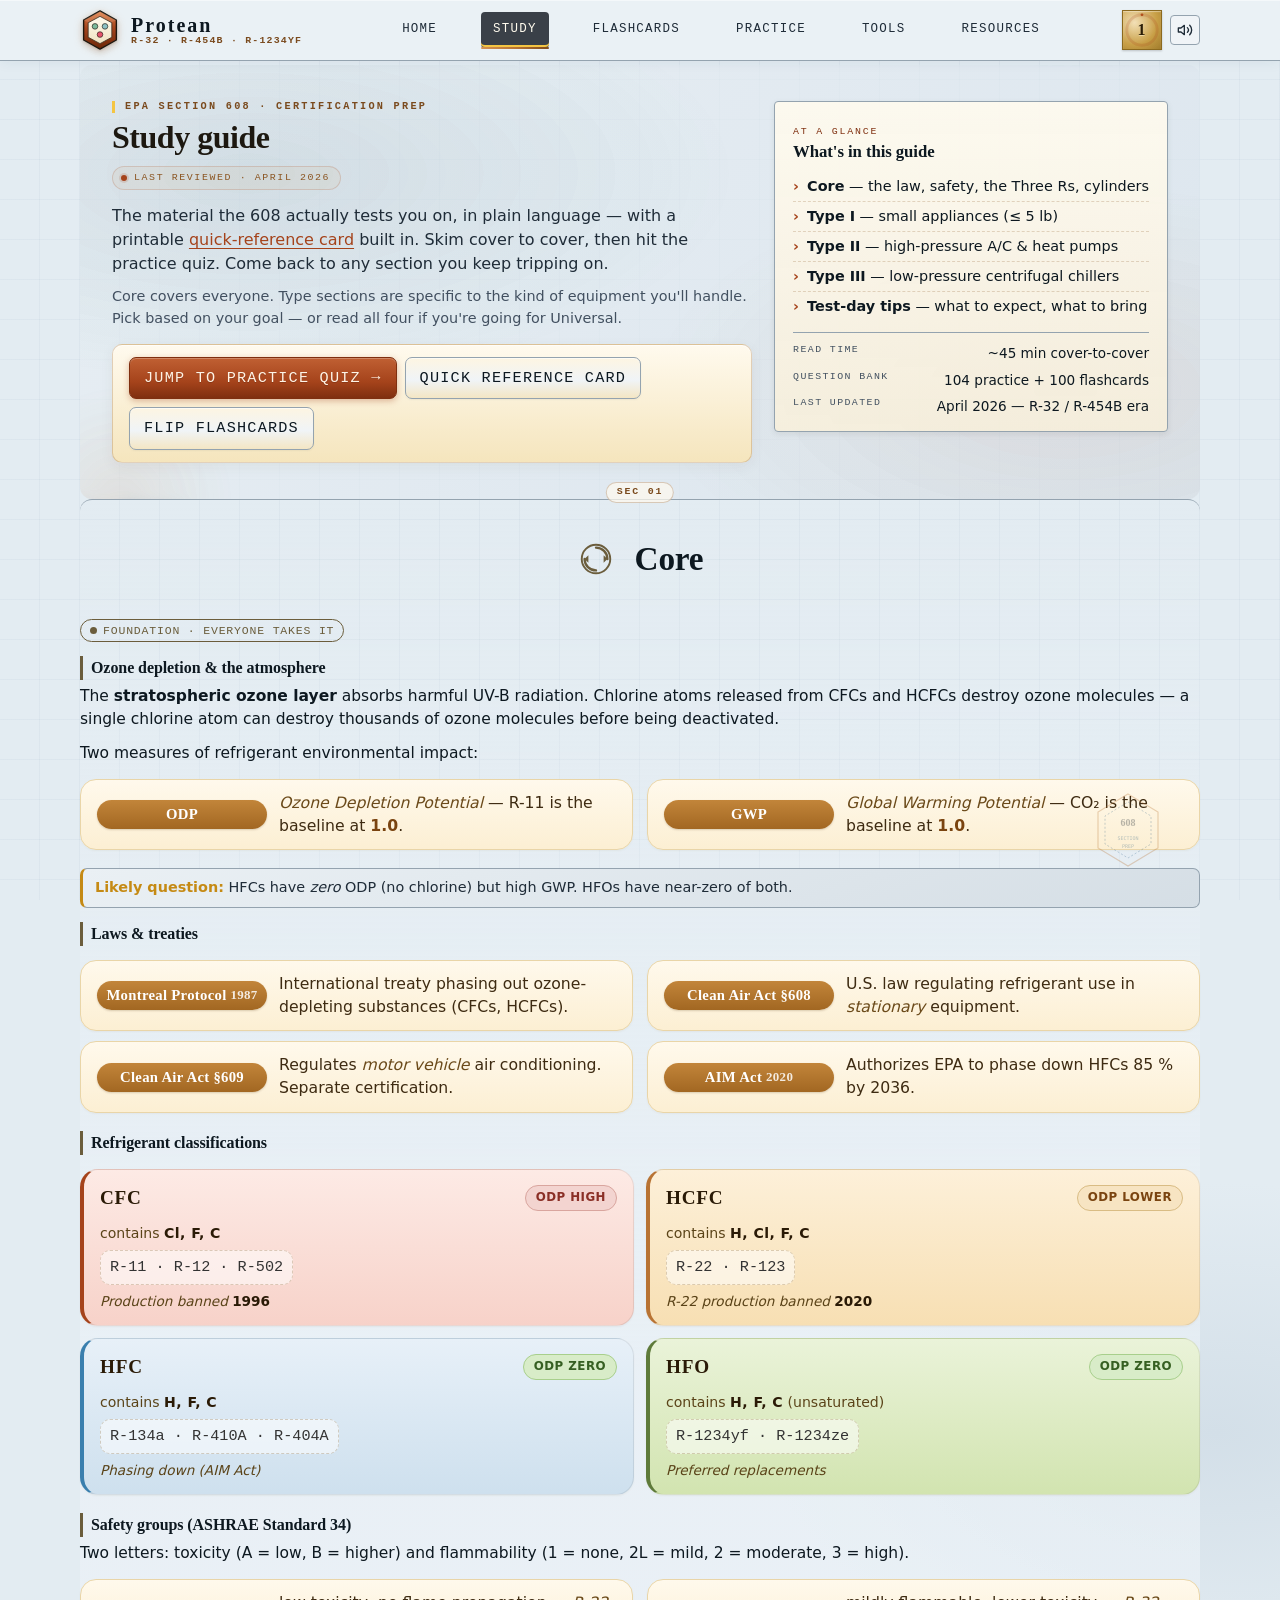
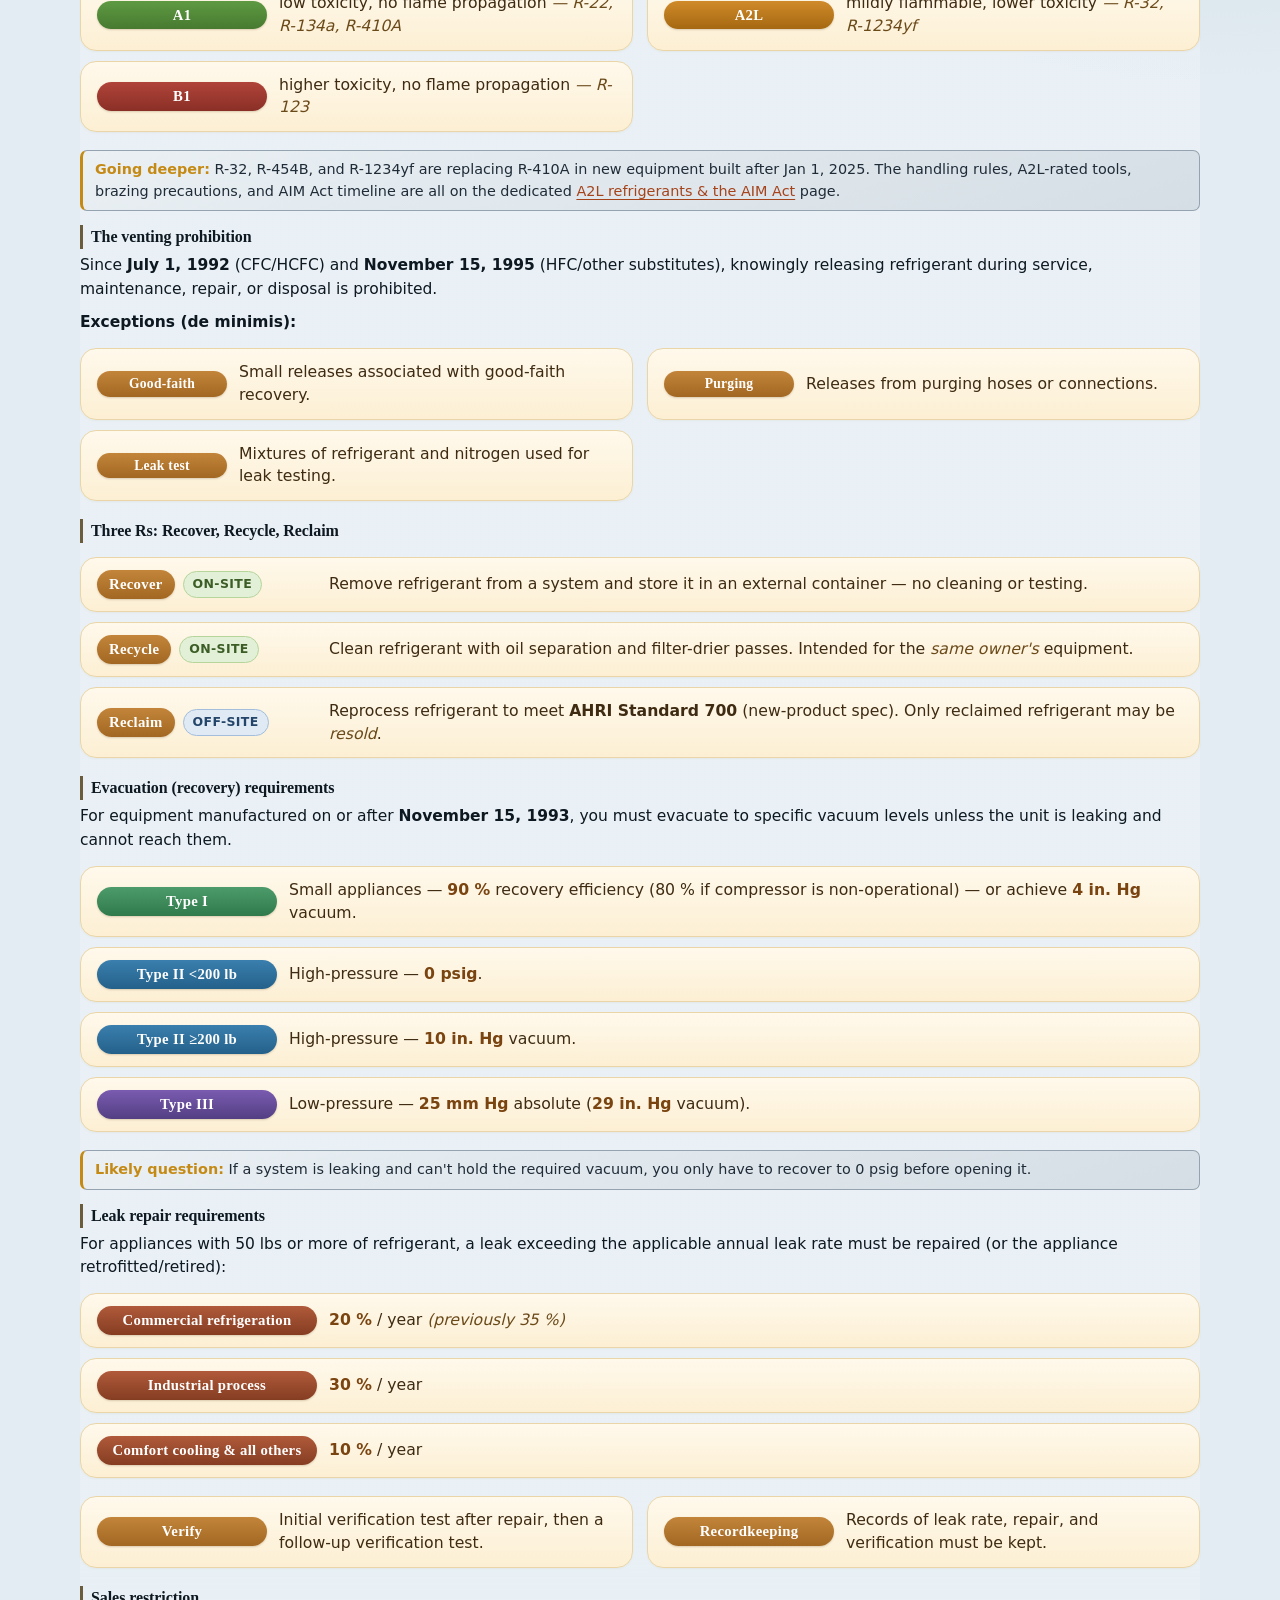
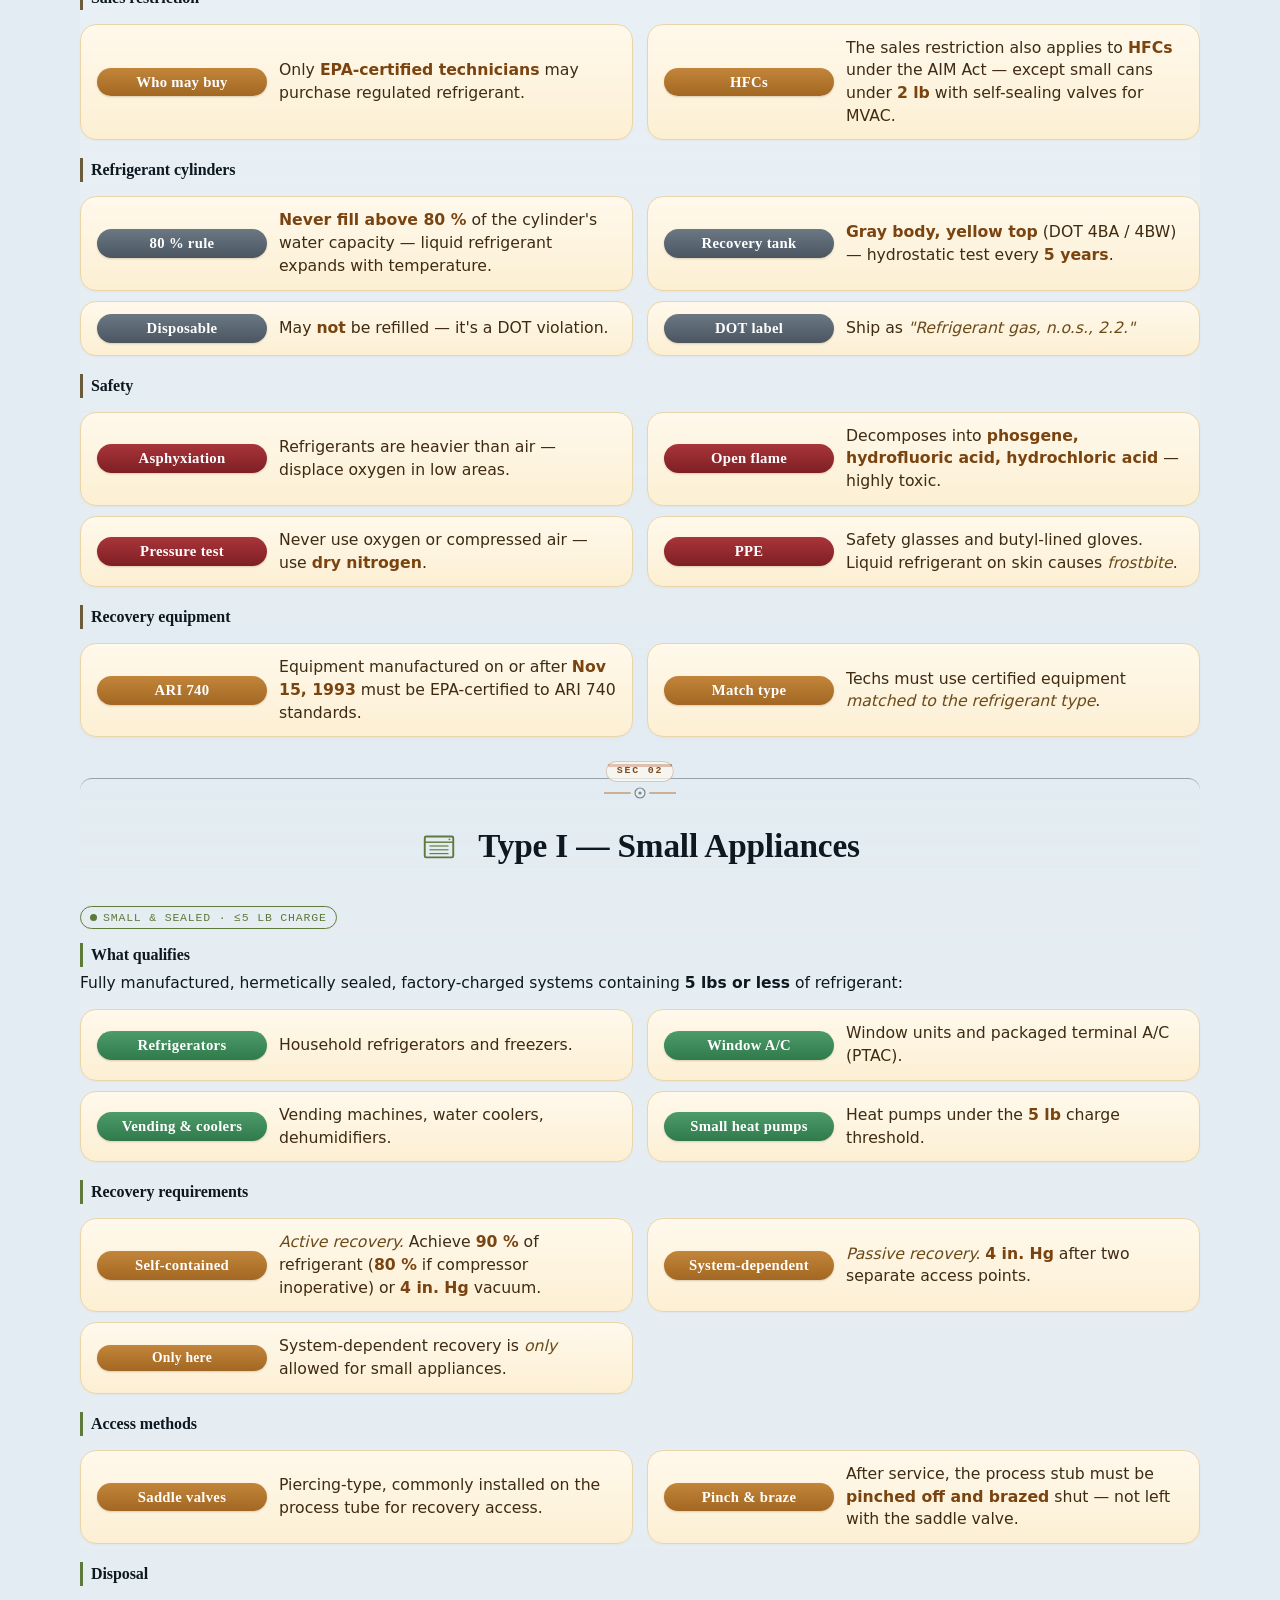
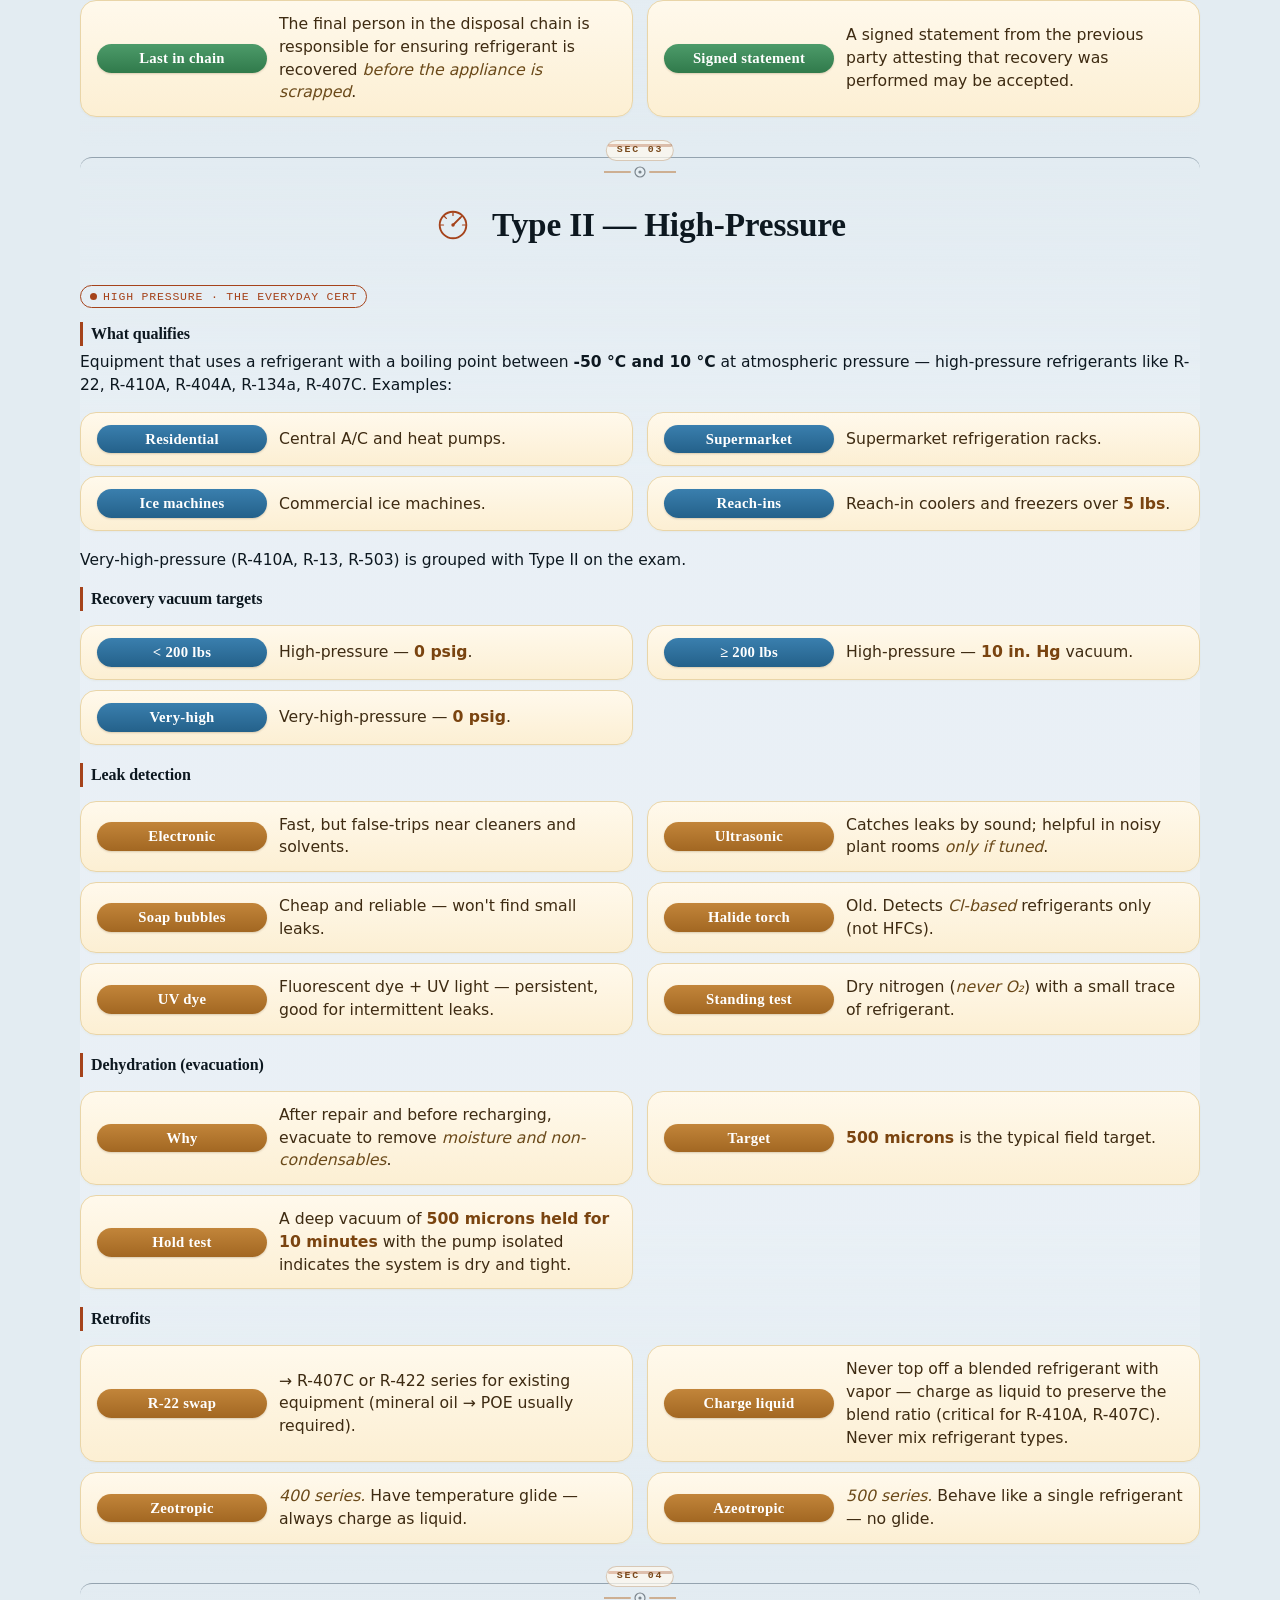
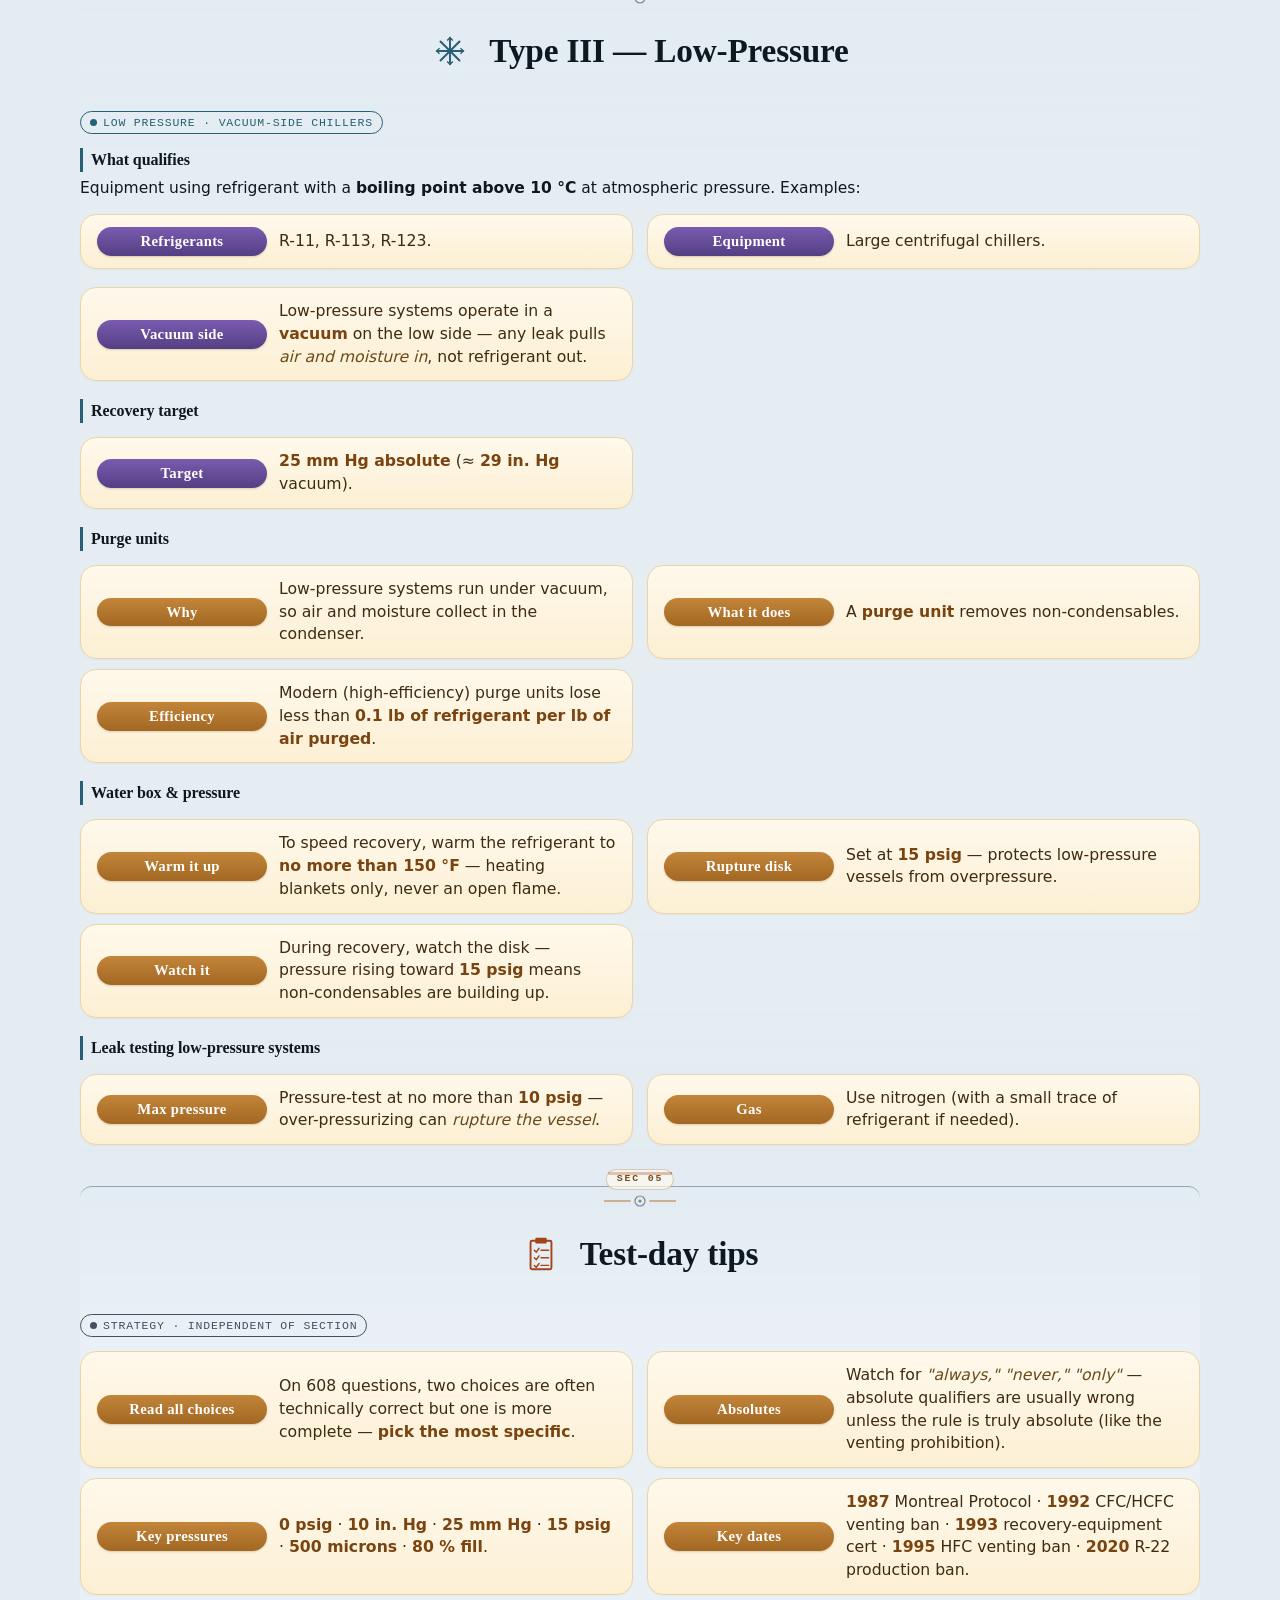
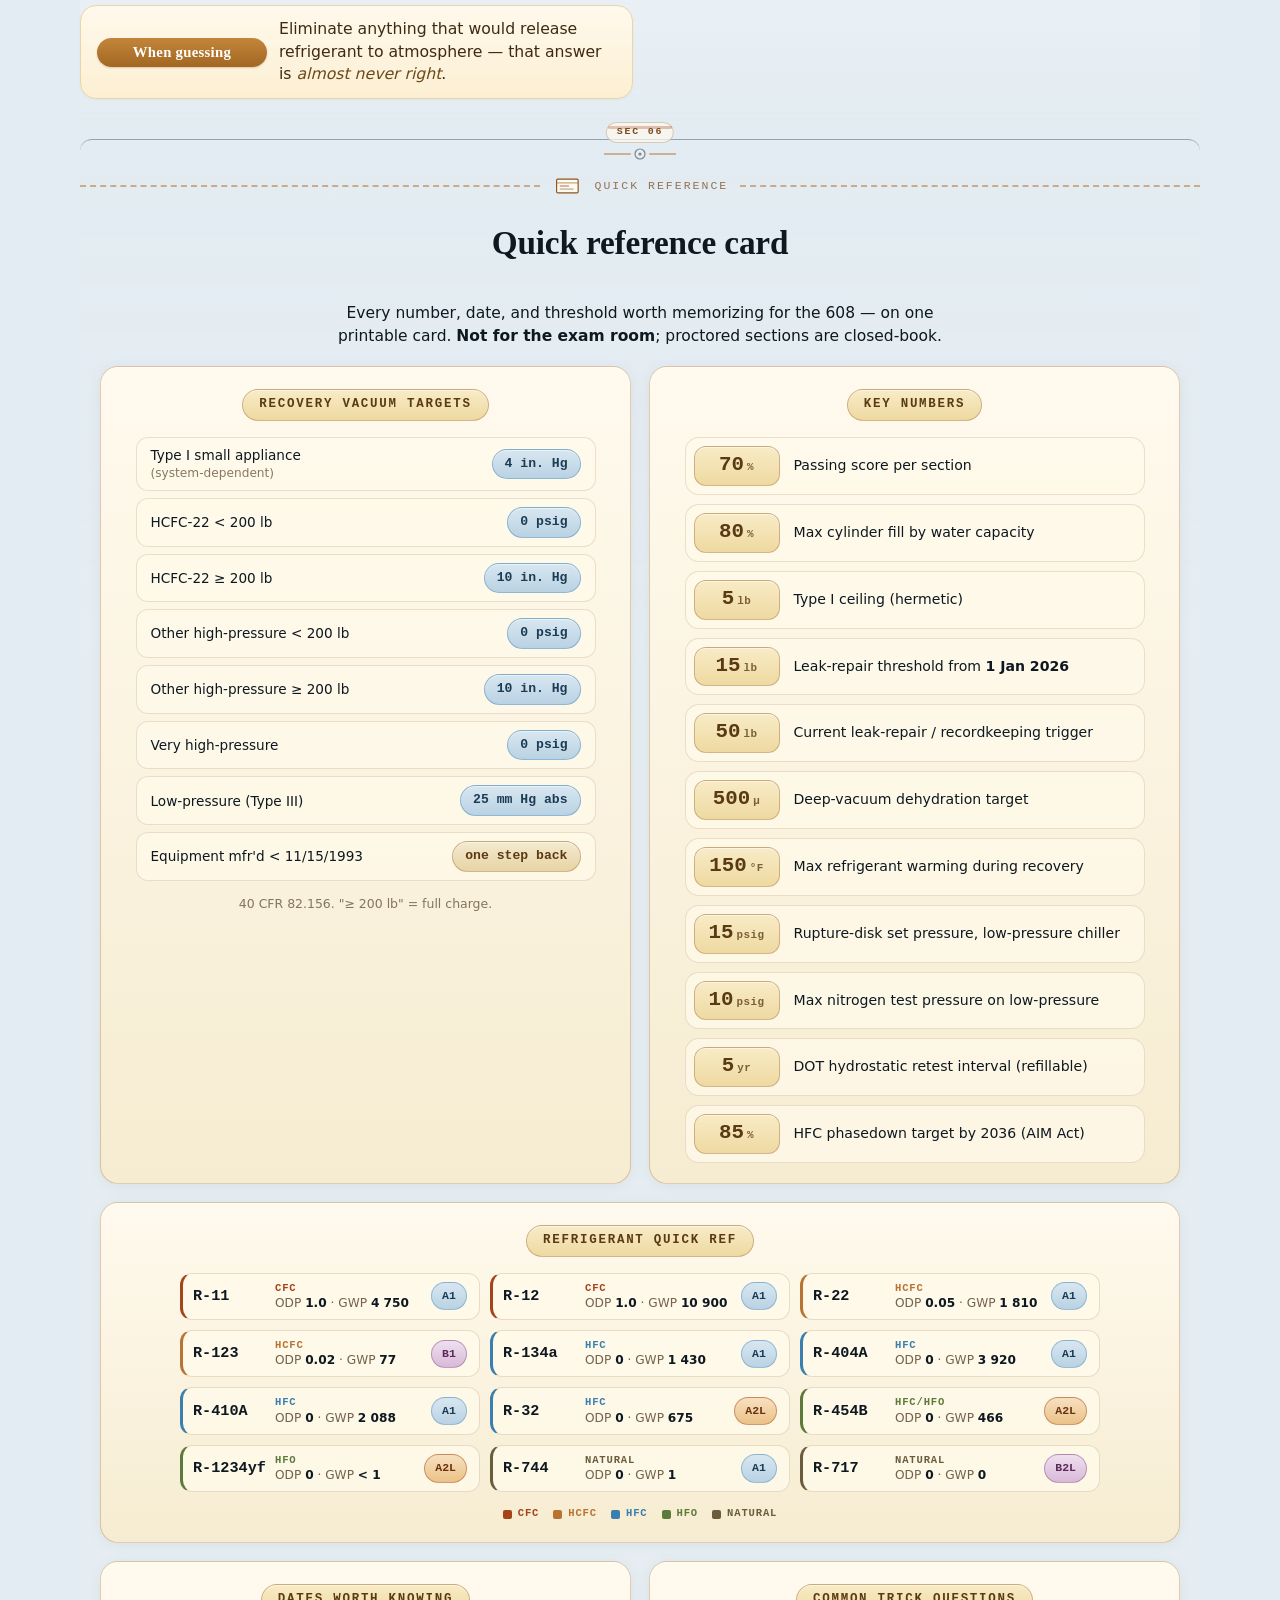
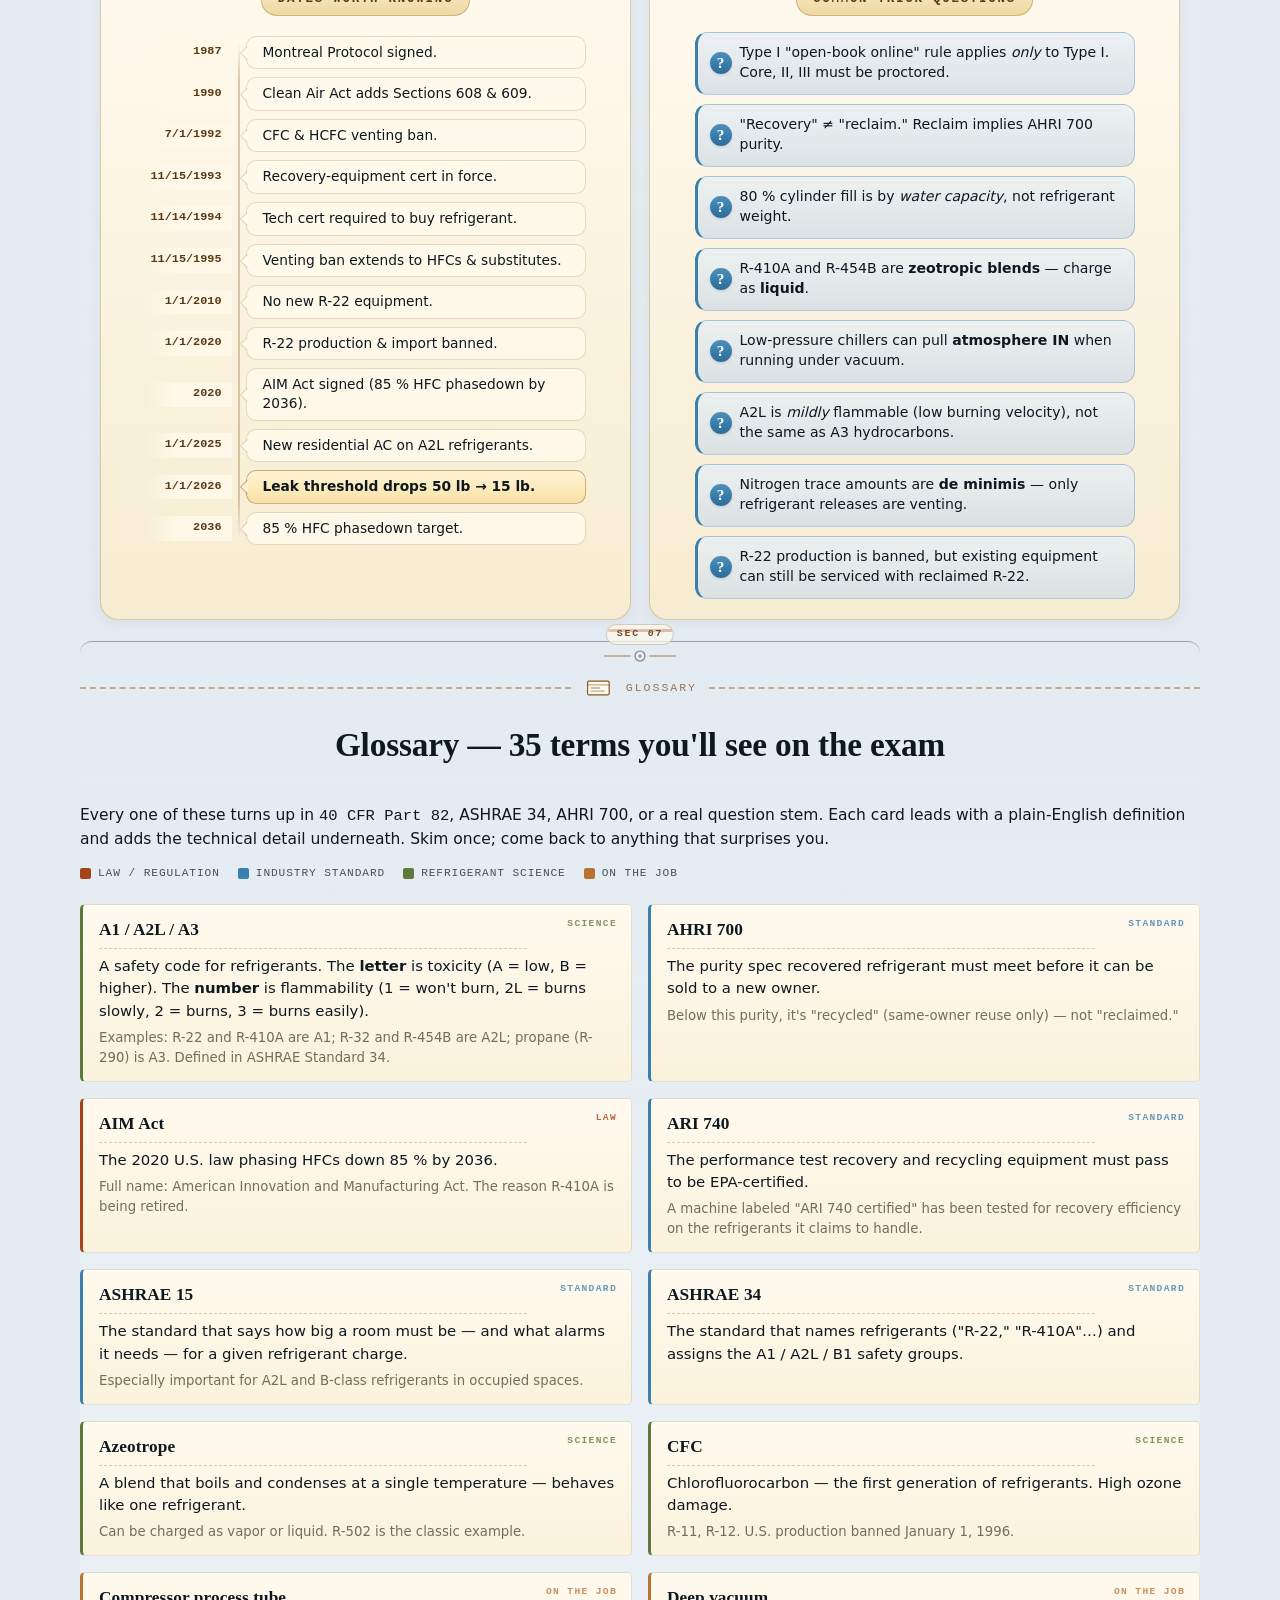
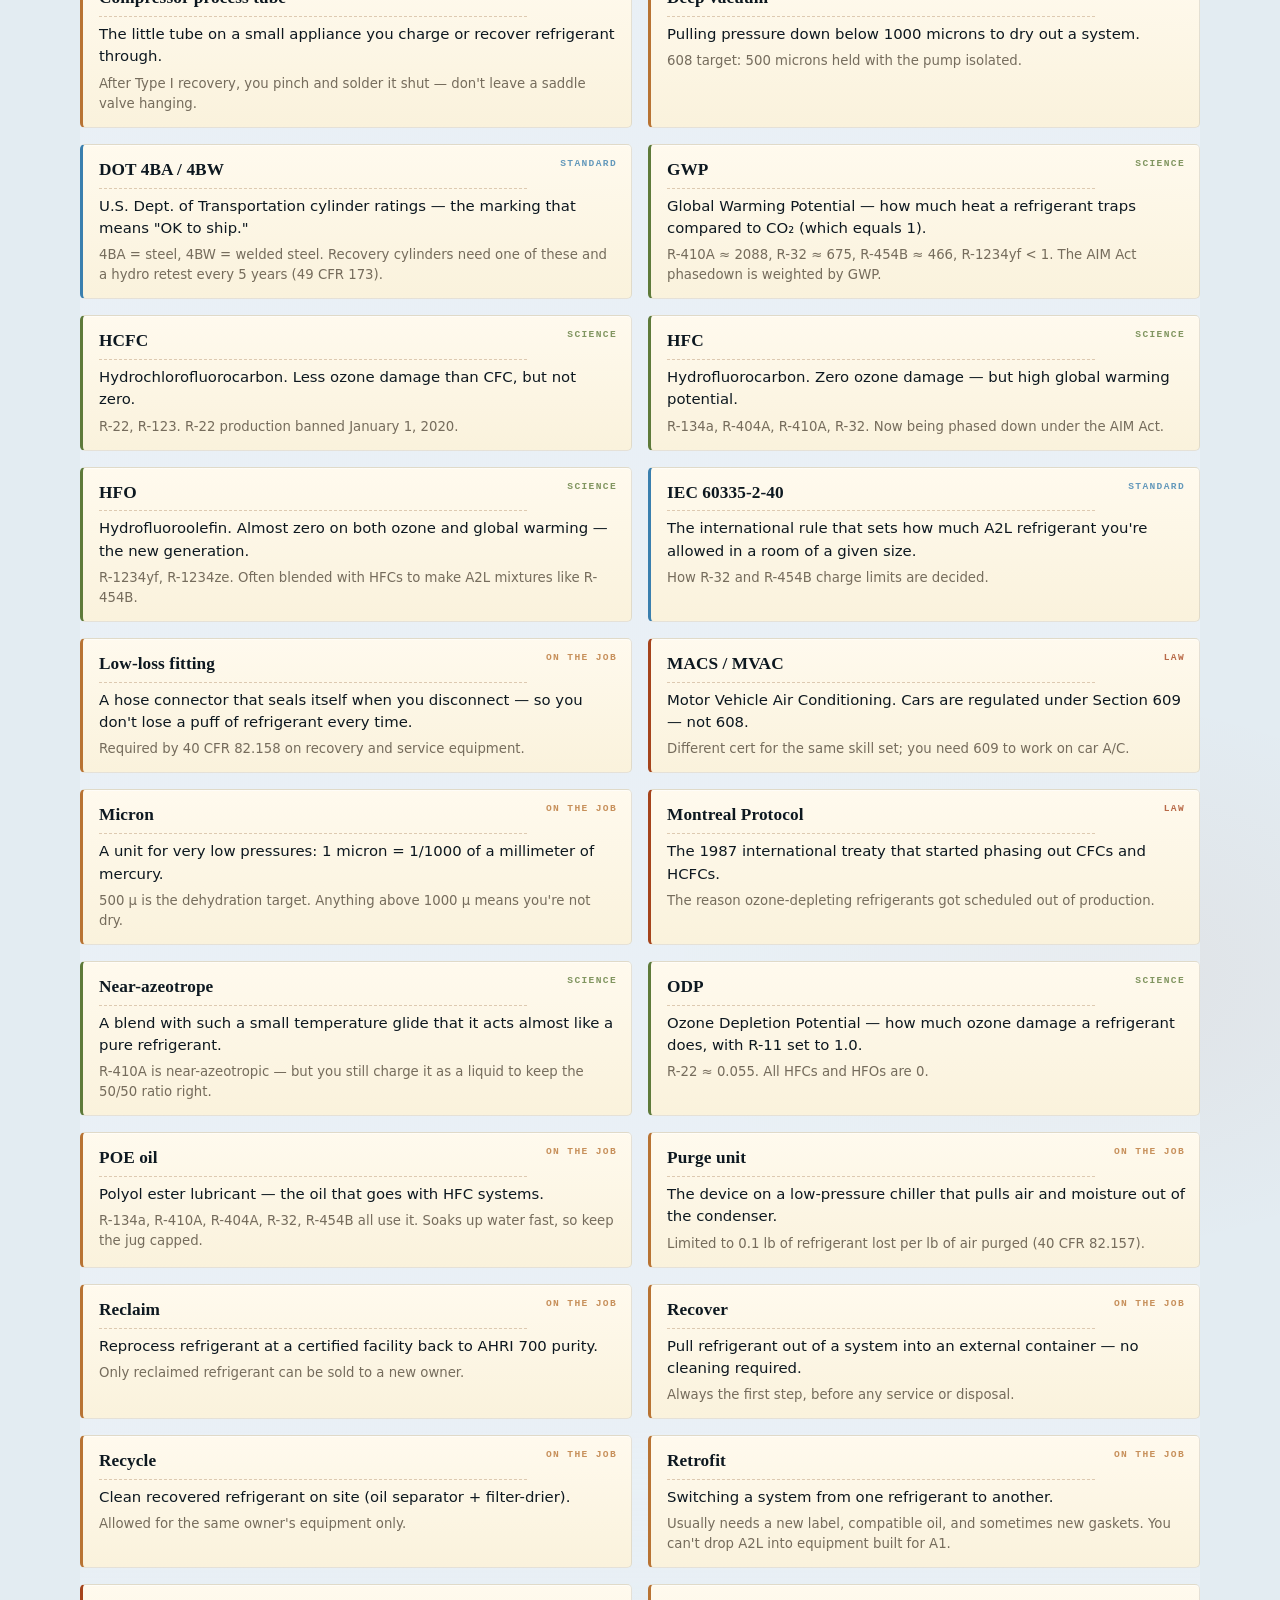
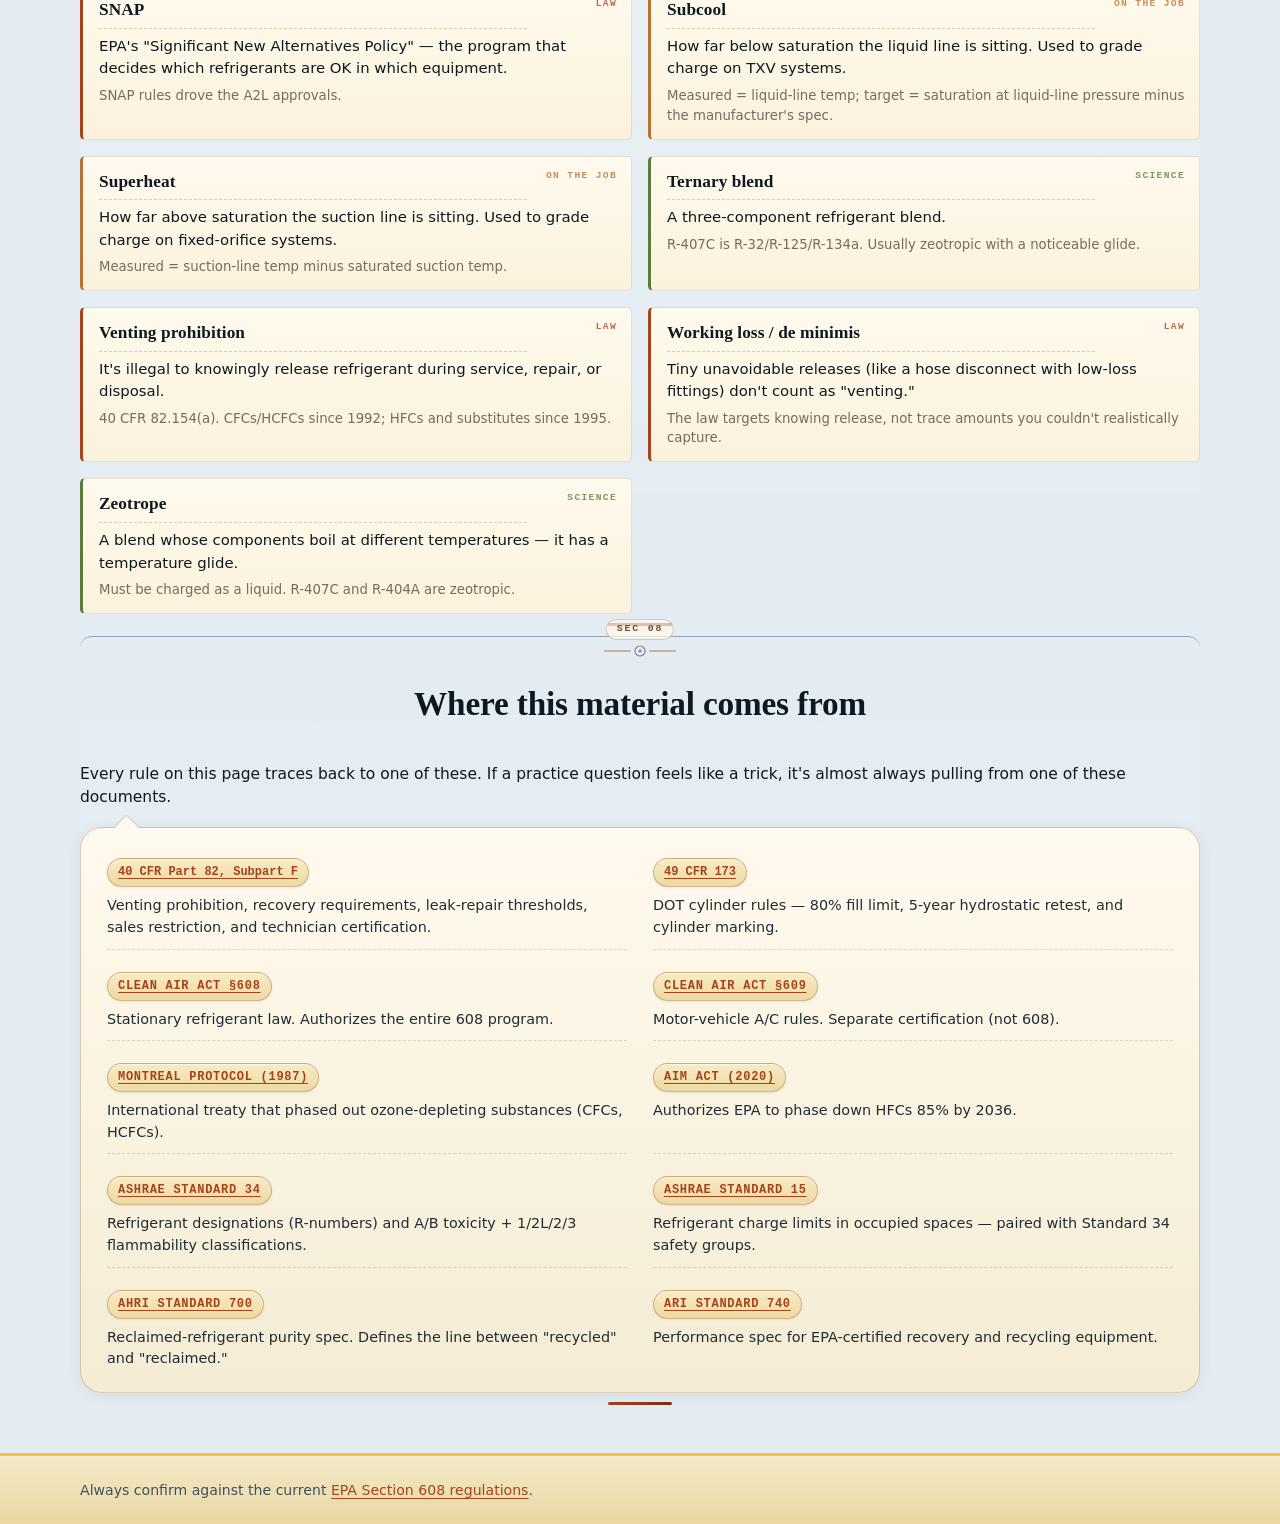
<file: cheatsheet.html>
<!doctype html>
<html lang="en">
<head>
  <meta charset="utf-8">
  <meta name="viewport" content="width=device-width, initial-scale=1">
  <meta http-equiv="Content-Security-Policy" content="default-src 'self'; script-src 'self' 'unsafe-inline'; style-src 'self' 'unsafe-inline'; img-src 'self' data:; font-src 'self' data:; connect-src 'self'; form-action 'self'; frame-ancestors 'none'; base-uri 'self'; object-src 'none'">
  <meta name="referrer" content="strict-origin-when-cross-origin">
  <meta name="robots" content="noindex,follow">
  <meta http-equiv="refresh" content="0; url=study.html#quick-ref">
  <link rel="canonical" href="https://dmarkamado-gif.github.io/protean-608/study.html#quick-ref">
  <title>EPA 608 Cheat Sheet → Study guide quick reference | Protean</title>
  <link rel="icon" type="image/svg+xml" href="og-image.svg">
  <link rel="stylesheet" href="styles.css">
  <script>window.location.replace('study.html#quick-ref');</script>
</head>
<body>
  <main class="container" style="padding:60px 20px;text-align:center">
    <h1>The cheat sheet moved</h1>
    <div class="last-reviewed" title="Next review · October 2026">Last reviewed · April 2026</div>
    <p>It's now built into the study guide as a printable <a href="study.html#quick-ref"><strong>quick reference card</strong></a>.</p>
    <p><a class="btn primary" href="study.html#quick-ref">Open the quick reference →</a></p>
  </main>
</body>
</html>
</file>
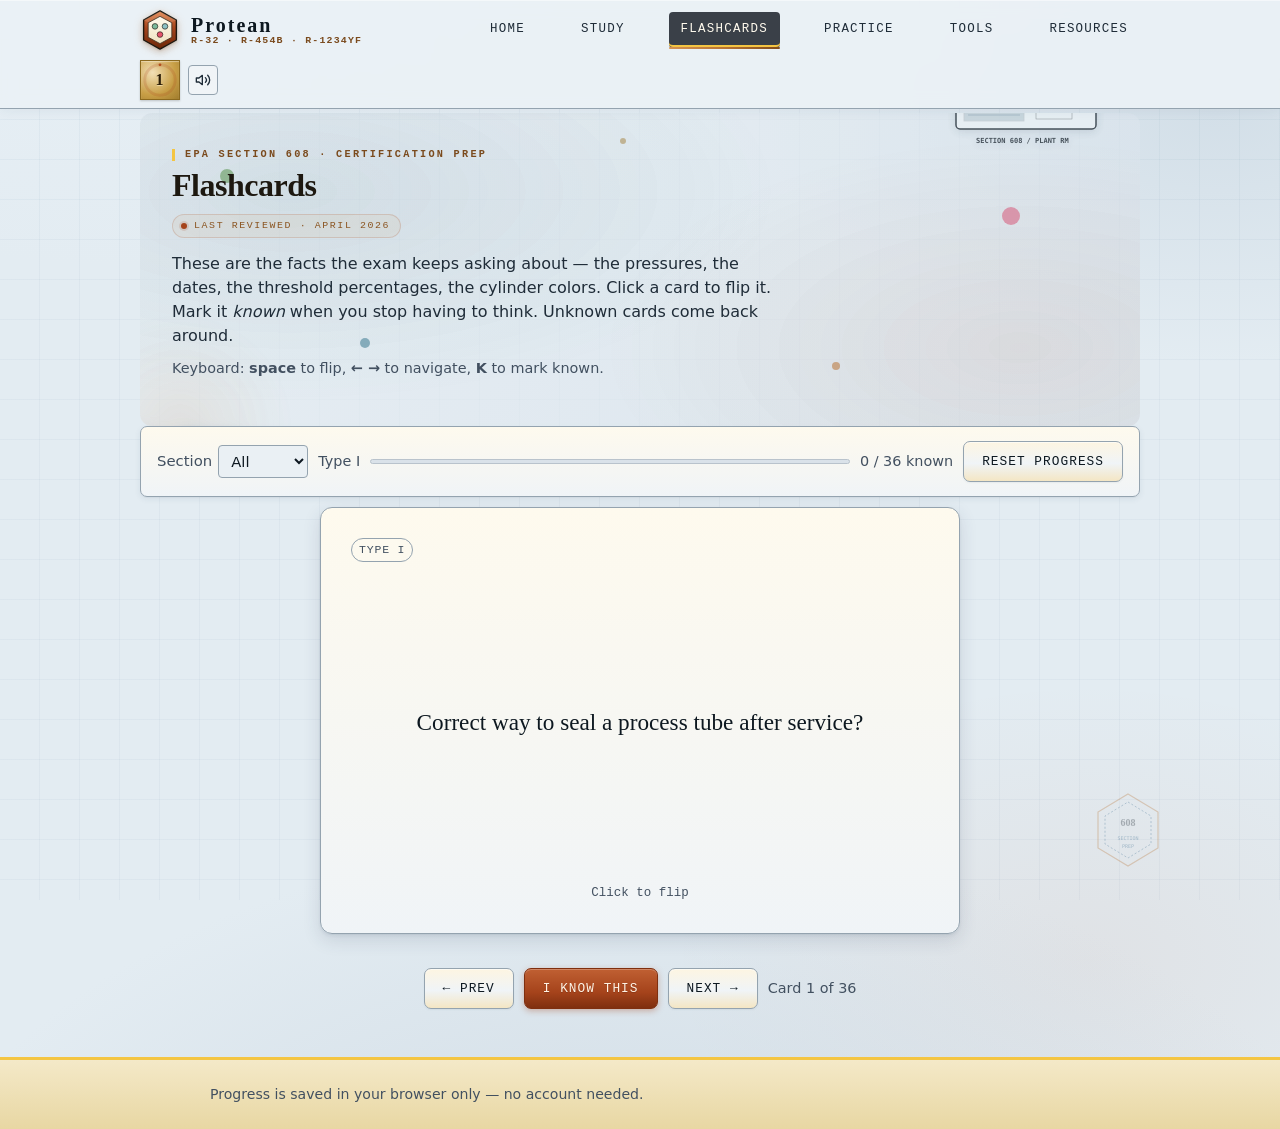
<file: flashcards.html>
<!doctype html>
<html lang="en">
<head>
  <meta charset="utf-8">
  <meta name="viewport" content="width=device-width, initial-scale=1">
  <meta http-equiv="Content-Security-Policy" content="default-src 'self'; script-src 'self' 'unsafe-inline'; style-src 'self' 'unsafe-inline'; img-src 'self' data: https://images.unsplash.com; font-src 'self' data:; connect-src 'self'; form-action 'self'; frame-ancestors 'none'; base-uri 'self'; object-src 'none'">
  <meta name="referrer" content="strict-origin-when-cross-origin">
  <meta name="robots" content="index,follow">
  <meta name="googlebot" content="index,follow,max-snippet:-1,max-image-preview:large,max-video-preview:-1">

  <!-- Google Search Console — verified via HTML-tag method. -->
  <meta name="google-site-verification" content="J1SQXeSG9s6lRcwILQ0Rli2w-byoKEDBs0yGA85hP8Q">

  <!-- Bing/Yandex verification slots — see index.html for docs.
  <meta name="msvalidate.01" content="PASTE_BING_TOKEN">
  <meta name="yandex-verification" content="PASTE_YANDEX_TOKEN">
  -->

  <title>Free EPA 608 Flashcards — refrigerants, recovery, rules | Protean</title>
  <meta name="description" content="Free EPA Section 608 flashcards covering refrigerants, cylinder colors, recovery pressures, leak repair, ASHRAE safety groups, and the AIM Act HFC phasedown. No account, no paywall.">
  <meta name="keywords" content="EPA 608 flashcards, Section 608 flashcards, HVAC flashcards, refrigerant flashcards, free 608 study, memorization, recovery pressures, cylinder colors">
  <link rel="canonical" href="https://dmarkamado-gif.github.io/protean-608/flashcards.html">

  <!-- Open Graph -->
  <meta property="og:type" content="website">
  <meta property="og:site_name" content="Protean">
  <meta property="og:title" content="Free EPA 608 Flashcards — Protean">
  <meta property="og:description" content="Free EPA Section 608 flashcards. Refrigerants, cylinder colors, recovery pressures, leak repair, HFC phasedown. No signup.">
  <meta property="og:url" content="https://dmarkamado-gif.github.io/protean-608/flashcards.html">
  <meta property="og:image" content="https://dmarkamado-gif.github.io/protean-608/og-image.svg">
  <meta property="og:image:width" content="1200">
  <meta property="og:image:height" content="630">
  <meta property="og:locale" content="en_US">

  <!-- Twitter -->
  <meta name="twitter:card" content="summary_large_image">
  <meta name="twitter:title" content="Free EPA 608 Flashcards — Protean">
  <meta name="twitter:description" content="Free Section 608 flashcards. Refrigerants, cylinders, recovery, rules. No account needed.">
  <meta name="twitter:image" content="https://dmarkamado-gif.github.io/protean-608/og-image.svg">

  <meta name="theme-color" content="#a5431b">
  <link rel="icon" type="image/svg+xml" href="og-image.svg">
  <link rel="stylesheet" href="styles.css">

  <script type="application/ld+json">
  {
    "@context": "https://schema.org",
    "@graph": [
      {
        "@type": "WebPage",
        "@id": "https://dmarkamado-gif.github.io/protean-608/flashcards.html#webpage",
        "url": "https://dmarkamado-gif.github.io/protean-608/flashcards.html",
        "name": "Free EPA 608 Flashcards — Protean",
        "description": "Free EPA Section 608 flashcards covering refrigerants, cylinder colors, recovery pressures, leak repair, and the AIM Act HFC phasedown.",
        "isPartOf": { "@id": "https://dmarkamado-gif.github.io/protean-608/#website" },
        "inLanguage": "en-US",
        "breadcrumb": { "@id": "https://dmarkamado-gif.github.io/protean-608/flashcards.html#breadcrumb" },
        "primaryImageOfPage": "https://dmarkamado-gif.github.io/protean-608/og-image.svg"
      },
      {
        "@type": "BreadcrumbList",
        "@id": "https://dmarkamado-gif.github.io/protean-608/flashcards.html#breadcrumb",
        "itemListElement": [
          { "@type": "ListItem", "position": 1, "name": "Home", "item": "https://dmarkamado-gif.github.io/protean-608/" },
          { "@type": "ListItem", "position": 2, "name": "Flashcards", "item": "https://dmarkamado-gif.github.io/protean-608/flashcards.html" }
        ]
      },
      {
        "@type": "LearningResource",
        "name": "EPA Section 608 Flashcards",
        "description": "Interactive flashcard deck for the EPA Section 608 refrigerant certification exam. Covers refrigerants (legacy and low-GWP), cylinder color coding, recovery pressures, leak-repair rules, and the AIM Act HFC phasedown.",
        "learningResourceType": "Flashcard",
        "educationalLevel": "Vocational",
        "inLanguage": "en-US",
        "isAccessibleForFree": true,
        "teaches": [
          "Refrigerant identification",
          "Cylinder color coding",
          "Recovery pressures by system type",
          "Leak-repair thresholds and timelines",
          "AIM Act HFC phasedown schedule"
        ],
        "author": { "@id": "https://dmarkamado-gif.github.io/protean-608/#org" },
        "publisher": { "@id": "https://dmarkamado-gif.github.io/protean-608/#org" },
        "mainEntityOfPage": { "@id": "https://dmarkamado-gif.github.io/protean-608/flashcards.html#webpage" }
      }
    ]
  }
  </script>
</head>
<body>
  <header class="site">
    <div class="inner">
      <a class="brand" href="index.html">
        <span class="brand-badge" aria-hidden="true">
          <svg viewBox="0 0 44 48" xmlns="http://www.w3.org/2000/svg">
            <defs>
              <linearGradient id="logoHex" x1="0" y1="0" x2="0" y2="1">
                <stop offset="0" stop-color="#e08148"/>
                <stop offset="0.45" stop-color="#a5431b"/>
                <stop offset="1" stop-color="#6b2708"/>
              </linearGradient>
              <linearGradient id="logoInner" x1="0" y1="0" x2="0" y2="1">
                <stop offset="0" stop-color="#fffaee"/>
                <stop offset="1" stop-color="#f0e2c1"/>
              </linearGradient>
            </defs>
            <polygon points="22,3 40,13 40,35 22,45 4,35 4,13" fill="url(#logoHex)" stroke="#1d1810" stroke-width="1.5" stroke-linejoin="round"/>
            <polygon points="22,3 40,13 22,23 4,13" fill="#fff" opacity="0.12"/>
            <polygon points="22,9 35,16 35,32 22,39 9,32 9,16" fill="url(#logoInner)" stroke="#3a2f22" stroke-width="0.9"/>
            <circle cx="16.5" cy="20" r="3.1" fill="#7ab89a" stroke="#1d1810" stroke-width="0.7"/>
            <circle cx="27.5" cy="20" r="3.1" fill="#8bbfc3" stroke="#1d1810" stroke-width="0.7"/>
            <circle cx="22" cy="29" r="3.1" fill="#e4536b" stroke="#1d1810" stroke-width="0.7"/>
            <text x="22" y="14.2" font-family="ui-monospace,monospace" font-size="2.4" font-weight="700" fill="#fdf1de" text-anchor="middle" letter-spacing="0.35">PROTEAN</text>
          </svg>
        </span>
        <span class="brand-text">
          <span class="brand-name">Protean</span>
          <span class="brand-tag">R-32 · R-454B · R-1234yf</span>
        </span>
      </a>
      <nav class="primary">
        <a href="index.html">Home</a>
        <a href="study.html">Study</a>
        <a href="flashcards.html" class="active">Flashcards</a>
        <a href="practice.html">Practice</a>
        <a href="tools.html">Tools</a>
        <a href="resources.html">Resources</a>
      </nav>
      <div id="stats-bar"></div>
    </div>
  </header>

  <main class="container">
    <section class="hero">
      <div class="hero-droplets" aria-hidden="true">
        <span></span><span></span><span></span><span></span><span></span>
      </div>
      <h1>Flashcards</h1>
      <div class="last-reviewed" title="Next review · October 2026">Last reviewed · April 2026</div>
      <p class="lead">These are the facts the exam keeps asking about — the pressures, the dates, the threshold percentages, the cylinder colors. Click a card to flip it. Mark it <em>known</em> when you stop having to think. Unknown cards come back around.</p>
      <p class="small muted">Keyboard: <strong>space</strong> to flip, <strong>← →</strong> to navigate, <strong>K</strong> to mark known.</p>
    </section>

    <div class="quiz-controls">
      <label>Section
        <select id="f-section"></select>
      </label>
      <span id="card-section" style="color:var(--muted);font-size:.9rem"></span>
      <div class="progress"><span id="fc-progress-bar"></span></div>
      <span id="fc-progress-text" style="color:var(--muted);font-size:.9rem">0 / 0 known</span>
      <button class="btn" id="btn-reset">Reset progress</button>
    </div>

    <div class="flashcard-stage" id="card-host"></div>

    <div class="actions" style="justify-content:center;gap:10px">
      <button class="btn" id="btn-prev">← Prev</button>
      <button class="btn primary" id="btn-know">I know this</button>
      <button class="btn" id="btn-next">Next →</button>
      <span id="card-index" style="align-self:center;color:var(--muted);font-size:.9rem"></span>
    </div>
  </main>

  <footer class="site">
    <div class="container">Progress is saved in your browser only — no account needed.</div>
  </footer>

  <script src="game.js"></script>
  <script src="fx.js"></script>
  <script src="stats.js"></script>
  <script src="flashcards-data.js"></script>
  <script src="flashcards.js"></script>
</body>
</html>
</file>
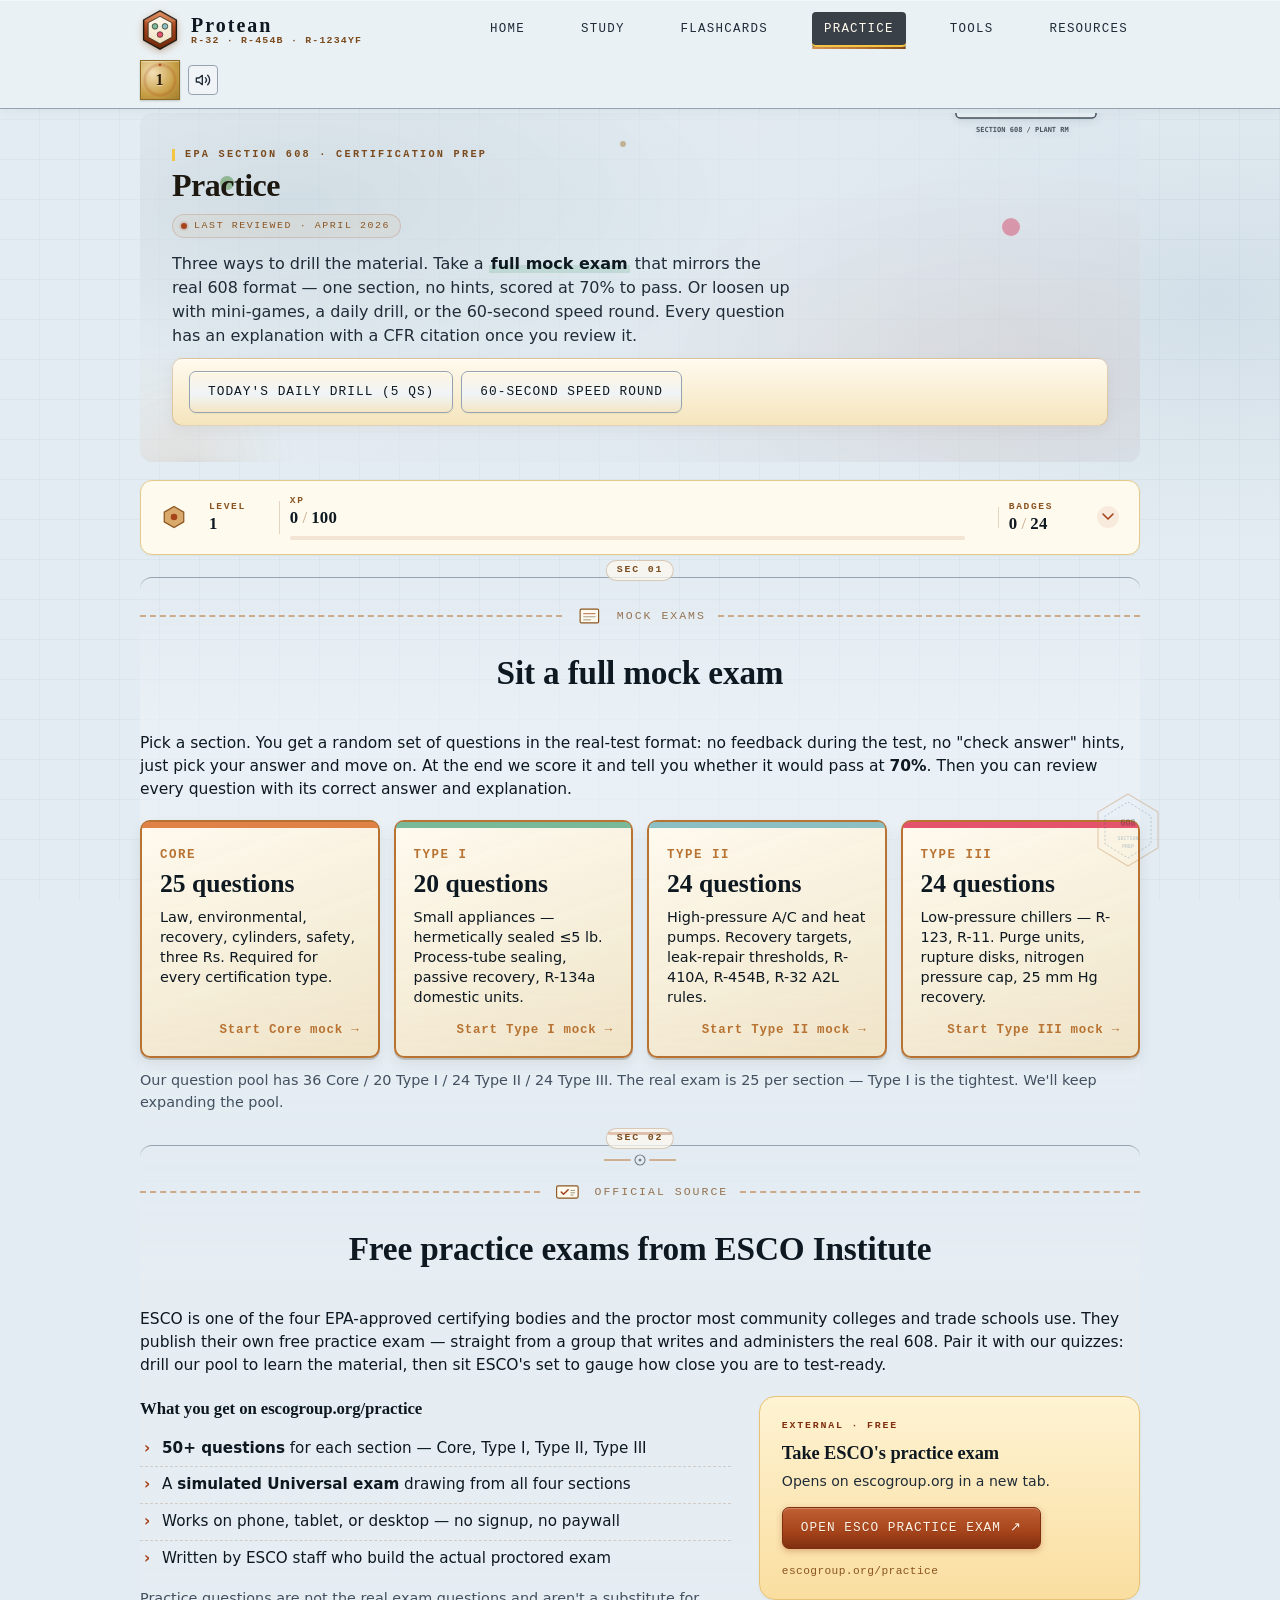
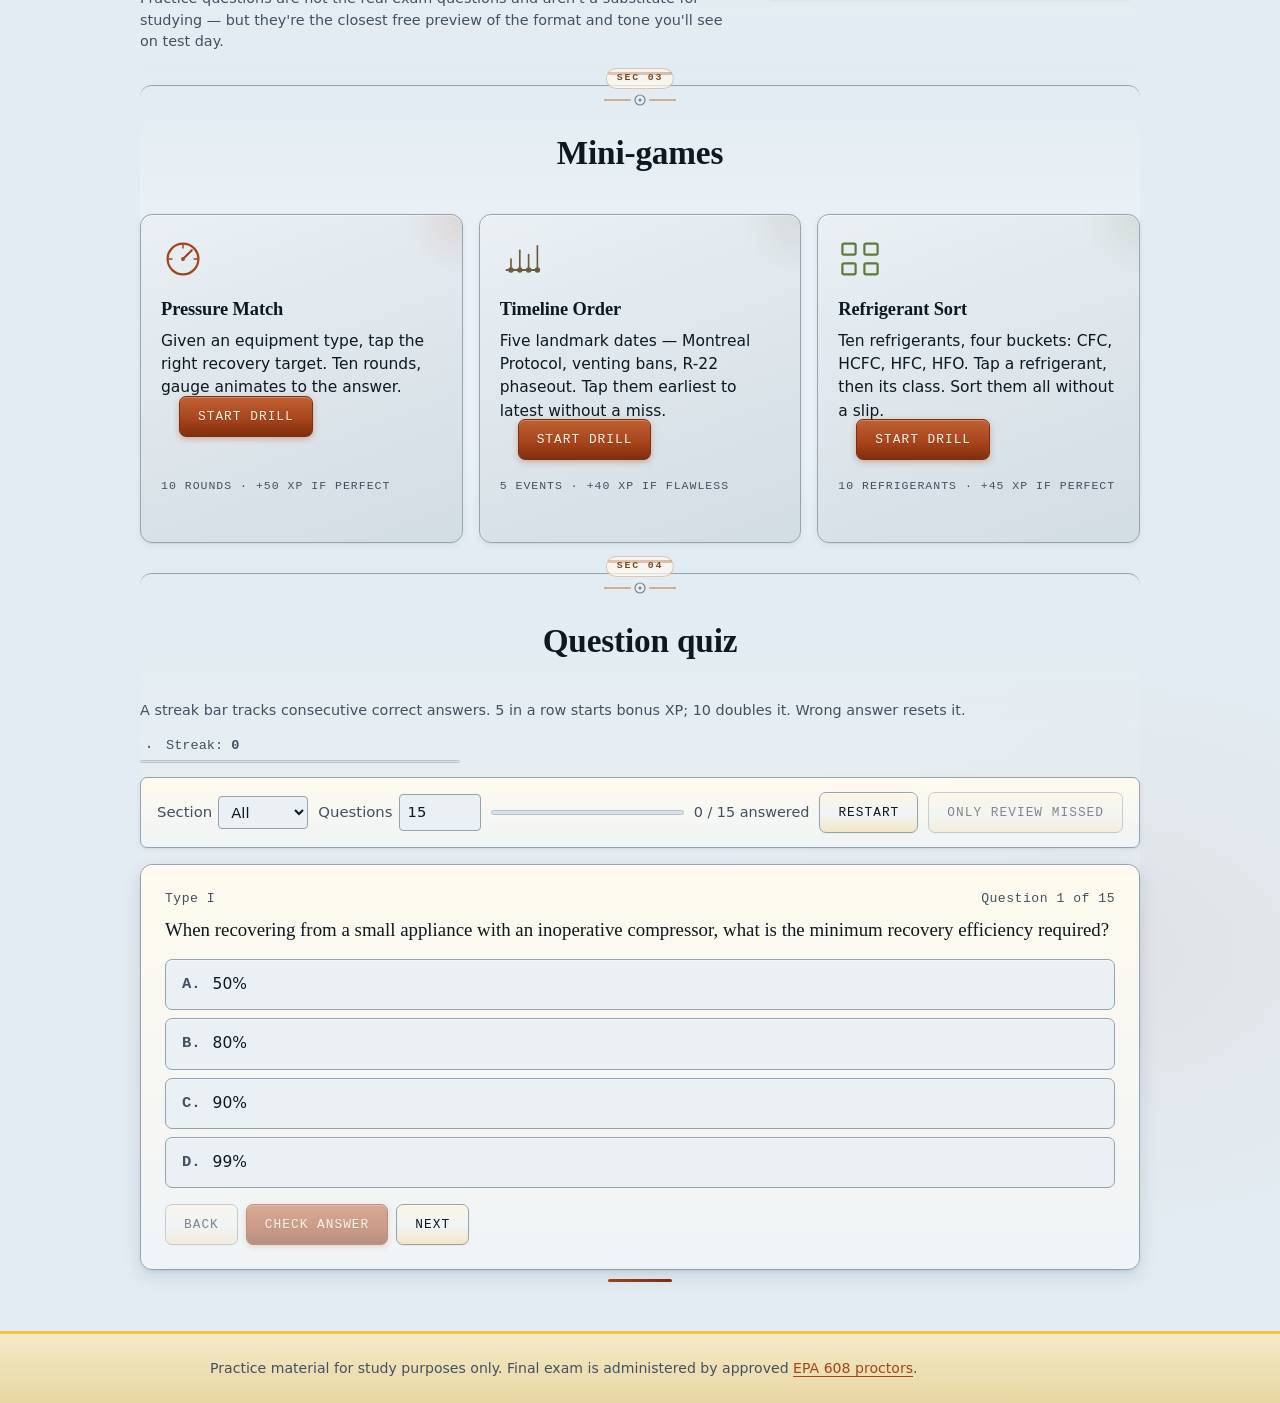
<file: practice.html>
<!doctype html>
<html lang="en">
<head>
  <meta charset="utf-8">
  <meta name="viewport" content="width=device-width, initial-scale=1">
  <meta http-equiv="Content-Security-Policy" content="default-src 'self'; script-src 'self' 'unsafe-inline'; style-src 'self' 'unsafe-inline'; img-src 'self' data: https://images.unsplash.com; font-src 'self' data:; connect-src 'self'; form-action 'self'; frame-ancestors 'none'; base-uri 'self'; object-src 'none'">
  <meta name="referrer" content="strict-origin-when-cross-origin">
  <meta name="robots" content="index,follow">
  <meta name="googlebot" content="index,follow,max-snippet:-1,max-image-preview:large,max-video-preview:-1">

  <!-- Google Search Console — verified via HTML-tag method. -->
  <meta name="google-site-verification" content="J1SQXeSG9s6lRcwILQ0Rli2w-byoKEDBs0yGA85hP8Q">

  <!-- Bing/Yandex verification slots — see index.html for docs.
  <meta name="msvalidate.01" content="PASTE_BING_TOKEN">
  <meta name="yandex-verification" content="PASTE_YANDEX_TOKEN">
  -->

  <title>Free EPA 608 Practice Test — Core, Type I, II, III | Protean</title>
  <meta name="description" content="Hundreds of free EPA Section 608 practice questions with instant explanations. Core, Type I, Type II, and Type III — progress tracking, no signup, no paywall. Updated for R-32, R-454B, and the AIM Act.">
  <meta name="keywords" content="EPA 608 practice test, Section 608 practice questions, 608 quiz, free EPA 608 test, Core exam, Type I Type II Type III practice, HVAC certification practice">
  <link rel="canonical" href="https://dmarkamado-gif.github.io/protean-608/practice.html">

  <!-- Open Graph -->
  <meta property="og:type" content="website">
  <meta property="og:site_name" content="Protean">
  <meta property="og:title" content="Free EPA 608 Practice Test — Protean">
  <meta property="og:description" content="Hundreds of free EPA 608 practice questions with instant explanations. Core, Type I, II, III. Progress tracking, no signup.">
  <meta property="og:url" content="https://dmarkamado-gif.github.io/protean-608/practice.html">
  <meta property="og:image" content="https://dmarkamado-gif.github.io/protean-608/og-image.svg">
  <meta property="og:image:width" content="1200">
  <meta property="og:image:height" content="630">
  <meta property="og:locale" content="en_US">

  <!-- Twitter -->
  <meta name="twitter:card" content="summary_large_image">
  <meta name="twitter:title" content="Free EPA 608 Practice Test — Protean">
  <meta name="twitter:description" content="Hundreds of free EPA 608 practice questions with explanations. Core, Type I, II, III. No signup.">
  <meta name="twitter:image" content="https://dmarkamado-gif.github.io/protean-608/og-image.svg">

  <meta name="theme-color" content="#a5431b">
  <link rel="icon" type="image/svg+xml" href="og-image.svg">
  <link rel="stylesheet" href="styles.css">

  <script type="application/ld+json">
  {
    "@context": "https://schema.org",
    "@graph": [
      {
        "@type": "WebPage",
        "@id": "https://dmarkamado-gif.github.io/protean-608/practice.html#webpage",
        "url": "https://dmarkamado-gif.github.io/protean-608/practice.html",
        "name": "Free EPA 608 Practice Test — Core, Type I, II, III",
        "description": "Hundreds of free EPA Section 608 practice questions with instant explanations and progress tracking.",
        "isPartOf": { "@id": "https://dmarkamado-gif.github.io/protean-608/#website" },
        "inLanguage": "en-US",
        "breadcrumb": { "@id": "https://dmarkamado-gif.github.io/protean-608/practice.html#breadcrumb" },
        "primaryImageOfPage": "https://dmarkamado-gif.github.io/protean-608/og-image.svg"
      },
      {
        "@type": "BreadcrumbList",
        "@id": "https://dmarkamado-gif.github.io/protean-608/practice.html#breadcrumb",
        "itemListElement": [
          { "@type": "ListItem", "position": 1, "name": "Home", "item": "https://dmarkamado-gif.github.io/protean-608/" },
          { "@type": "ListItem", "position": 2, "name": "Practice Test", "item": "https://dmarkamado-gif.github.io/protean-608/practice.html" }
        ]
      },
      {
        "@type": "Quiz",
        "name": "EPA Section 608 Practice Questions",
        "description": "Practice exam for the EPA Section 608 refrigerant certification with immediate answer explanations. Covers Core, Type I, Type II, and Type III material.",
        "about": "EPA Section 608 certification exam",
        "educationalLevel": "Vocational",
        "inLanguage": "en-US",
        "isAccessibleForFree": true,
        "assesses": [
          "Core knowledge of refrigerant handling",
          "Type I small-appliance procedures",
          "Type II high-pressure procedures",
          "Type III low-pressure procedures"
        ],
        "learningResourceType": "Quiz",
        "typicalAgeRange": "18-",
        "author": { "@id": "https://dmarkamado-gif.github.io/protean-608/#org" },
        "publisher": { "@id": "https://dmarkamado-gif.github.io/protean-608/#org" },
        "mainEntityOfPage": { "@id": "https://dmarkamado-gif.github.io/protean-608/practice.html#webpage" }
      },
      {
        "@type": "FAQPage",
        "mainEntity": [
          {
            "@type": "Question",
            "name": "Are these practice questions on the real EPA 608 exam?",
            "acceptedAnswer": {
              "@type": "Answer",
              "text": "No — the real exam is a closed bank maintained by EPA-approved certifying organizations like ESCO Institute, Mainstream Engineering, RSES, and HVAC Excellence. Our questions are written to mirror the topics, difficulty, and phrasing of the real test using the public 40 CFR Part 82 rules and EPA guidance. If you can pass our full quiz consistently above 80%, you're in good shape for the actual proctored exam."
            }
          },
          {
            "@type": "Question",
            "name": "How many questions are on the actual 608?",
            "acceptedAnswer": {
              "@type": "Answer",
              "text": "Each section is 25 multiple-choice questions: 25 for Core, 25 for Type I, 25 for Type II, and 25 for Type III. Universal candidates take all four sections (100 questions total). You need 18 of 25 correct (72%) to pass each section under most providers; the EPA minimum is 70%."
            }
          },
          {
            "@type": "Question",
            "name": "Can I take practice quizzes on my phone?",
            "acceptedAnswer": {
              "@type": "Answer",
              "text": "Yes — the entire practice hub on this page is mobile-friendly with no app install or signup. Progress, XP, and badges sync via local storage on the device, so coming back to the same browser picks up where you left off. There's no account, no paywall, and no ads."
            }
          },
          {
            "@type": "Question",
            "name": "What if I fail the 608 — can I retake it?",
            "acceptedAnswer": {
              "@type": "Answer",
              "text": "Yes. You only have to retake the section(s) you failed, not the whole exam, and most proctors let you reschedule within a few days. Retake fees vary by provider but are usually $10–$25 per section. Use this practice page to drill the section you missed before re-sitting."
            }
          },
          {
            "@type": "Question",
            "name": "How is the 608 scored?",
            "acceptedAnswer": {
              "@type": "Answer",
              "text": "Each section is scored independently as a percent correct, with 70% the EPA-mandated passing threshold (most providers round to 18 of 25). There is no penalty for guessing — every blank is counted wrong, so always answer every question. Your wallet card lists each section you passed; pass all four and it reads Universal."
            }
          }
        ]
      }
    ]
  }
  </script>
</head>
<body>
  <header class="site">
    <div class="inner">
      <a class="brand" href="index.html">
        <span class="brand-badge" aria-hidden="true">
          <svg viewBox="0 0 44 48" xmlns="http://www.w3.org/2000/svg">
            <defs>
              <linearGradient id="logoHex" x1="0" y1="0" x2="0" y2="1">
                <stop offset="0" stop-color="#e08148"/>
                <stop offset="0.45" stop-color="#a5431b"/>
                <stop offset="1" stop-color="#6b2708"/>
              </linearGradient>
              <linearGradient id="logoInner" x1="0" y1="0" x2="0" y2="1">
                <stop offset="0" stop-color="#fffaee"/>
                <stop offset="1" stop-color="#f0e2c1"/>
              </linearGradient>
            </defs>
            <polygon points="22,3 40,13 40,35 22,45 4,35 4,13" fill="url(#logoHex)" stroke="#1d1810" stroke-width="1.5" stroke-linejoin="round"/>
            <polygon points="22,3 40,13 22,23 4,13" fill="#fff" opacity="0.12"/>
            <polygon points="22,9 35,16 35,32 22,39 9,32 9,16" fill="url(#logoInner)" stroke="#3a2f22" stroke-width="0.9"/>
            <circle cx="16.5" cy="20" r="3.1" fill="#7ab89a" stroke="#1d1810" stroke-width="0.7"/>
            <circle cx="27.5" cy="20" r="3.1" fill="#8bbfc3" stroke="#1d1810" stroke-width="0.7"/>
            <circle cx="22" cy="29" r="3.1" fill="#e4536b" stroke="#1d1810" stroke-width="0.7"/>
            <text x="22" y="14.2" font-family="ui-monospace,monospace" font-size="2.4" font-weight="700" fill="#fdf1de" text-anchor="middle" letter-spacing="0.35">PROTEAN</text>
          </svg>
        </span>
        <span class="brand-text">
          <span class="brand-name">Protean</span>
          <span class="brand-tag">R-32 · R-454B · R-1234yf</span>
        </span>
      </a>
      <nav class="primary">
        <a href="index.html">Home</a>
        <a href="study.html">Study</a>
        <a href="flashcards.html">Flashcards</a>
        <a href="practice.html" class="active">Practice</a>
        <a href="tools.html">Tools</a>
        <a href="resources.html">Resources</a>
      </nav>
      <div id="stats-bar"></div>
    </div>
  </header>

  <main class="container">
    <section class="hero">
      <div class="hero-droplets" aria-hidden="true">
        <span></span><span></span><span></span><span></span><span></span>
      </div>
      <h1>Practice</h1>
      <div class="last-reviewed" title="Next review · October 2026">Last reviewed · April 2026</div>
      <p class="lead">Three ways to drill the material. Take a <strong>full mock exam</strong> that mirrors the real 608 format — one section, no hints, scored at 70% to pass. Or loosen up with mini-games, a daily drill, or the 60-second speed round. Every question has an explanation with a CFR citation once you review it.</p>
      <div class="cta">
        <button class="btn" id="btn-start-daily">Today's daily drill (5 Qs)</button>
        <button class="btn" id="btn-start-lightning">60-second speed round</button>
      </div>
    </section>

    <div class="prog-tab-wrap" id="progress">
      <button class="prog-tab-trigger" type="button" id="prog-tab-trigger" aria-controls="prog-tab-panel" aria-expanded="false">
        <span class="prog-tab-icon" aria-hidden="true">
          <svg viewBox="0 0 32 32">
            <polygon points="16,3 28,10 28,22 16,29 4,22 4,10" fill="#d9a96b" stroke="#8a5420" stroke-width="1.5"/>
            <circle cx="16" cy="16" r="4" fill="#a5431b"/>
          </svg>
        </span>
        <span class="prog-tab-stat">
          <span class="prog-tab-label">Level</span>
          <span class="prog-tab-value" id="pt-level">1</span>
        </span>
        <span class="prog-tab-stat prog-tab-stat-xp">
          <span class="prog-tab-label">XP</span>
          <span class="prog-tab-value">
            <span id="pt-xp-current">0</span>
            <span class="prog-tab-divide">/</span>
            <span id="pt-xp-next">100</span>
          </span>
          <span class="prog-tab-bar" aria-hidden="true"><span id="pt-bar-fill"></span></span>
        </span>
        <span class="prog-tab-stat">
          <span class="prog-tab-label">Badges</span>
          <span class="prog-tab-value">
            <span id="pt-earned">0</span>
            <span class="prog-tab-divide">/</span>
            <span id="pt-total">0</span>
          </span>
        </span>
        <span class="prog-tab-caret" aria-hidden="true">
          <svg viewBox="0 0 12 8" width="12" height="8"><path d="M1 1l5 5 5-5" fill="none" stroke="currentColor" stroke-width="1.6" stroke-linecap="round" stroke-linejoin="round"/></svg>
        </span>
      </button>
      <div class="prog-tab-panel" id="prog-tab-panel" role="region" aria-labelledby="prog-tab-trigger">
        <h2 class="prog-tab-title">Level up as you study</h2>
        <p class="prog-tab-blurb">
          The 608 is pass-at-70% for each section. Most people who fail don't fail because the material is hard — they fail because the test is full of specific numbers and dates that you either remember or you don't. <strong>80% cylinder fill. 25 mm Hg for low-pressure recovery. 150 °F warming limit.</strong> Drill them here until they stop slipping.
        </p>
        <div class="progress-panel" id="progress-panel">
          <div class="pp-head">
            <div class="pp-level-big">
              <svg class="pp-ring" viewBox="0 0 96 96" aria-hidden="true">
                <circle cx="48" cy="48" r="40" fill="none" stroke="rgba(165,67,27,0.15)" stroke-width="7"/>
                <circle id="pp-ring-fg" cx="48" cy="48" r="40" fill="none" stroke="url(#ppGrad)" stroke-width="7" stroke-linecap="round" transform="rotate(-90 48 48)" stroke-dasharray="0 999"/>
                <defs><linearGradient id="ppGrad" x1="0" y1="0" x2="1" y2="1"><stop offset="0" stop-color="#e08148"/><stop offset="1" stop-color="#8a3614"/></linearGradient></defs>
              </svg>
              <div class="pp-level-inner">
                <div class="pp-level-label">LEVEL</div>
                <div class="pp-level-num" id="pp-level">1</div>
              </div>
            </div>
            <div class="pp-stats">
              <div class="pp-xp"><span id="pp-xp-current">0</span> / <span id="pp-xp-next">100</span> XP</div>
              <div class="pp-bar"><span id="pp-bar-fill"></span></div>
              <dl class="pp-grid">
                <div><dt>Total XP</dt><dd id="pp-total-xp">0</dd></div>
                <div><dt>Questions</dt><dd id="pp-questions">0</dd></div>
                <div><dt>Accuracy</dt><dd id="pp-accuracy">—</dd></div>
                <div><dt>Best streak</dt><dd id="pp-streak">0</dd></div>
                <div><dt>Quizzes</dt><dd id="pp-quizzes">0</dd></div>
                <div><dt>Lightning PR</dt><dd id="pp-lightning">0</dd></div>
              </dl>
            </div>
          </div>
          <div class="pp-rewards">
            <div class="pp-rewards-head">
              <h3>Badges</h3>
              <span class="pp-counter"><span id="pp-earned">0</span> / <span id="pp-total">0</span></span>
            </div>
            <div class="badge-grid" id="badge-grid"></div>
          </div>
          <div class="pp-actions">
            <button class="btn" id="pp-reset">Reset progress</button>
            <span class="pp-note">Progress is saved locally in your browser. Nothing is sent anywhere.</span>
          </div>
        </div>
      </div>
    </div>

    <section class="block" id="exam-hub-block">
      <div class="hvac-rule">
        <svg viewBox="0 0 40 26" aria-hidden="true">
          <rect x="8" y="4" width="24" height="18" rx="1.5" fill="#fffaee" stroke="#8a5420" stroke-width="1.5"/>
          <line x1="12" y1="10" x2="28" y2="10" stroke="#a5431b" stroke-width="1"/>
          <line x1="12" y1="14" x2="28" y2="14" stroke="#6b5d3c" stroke-width="0.8"/>
          <line x1="12" y1="18" x2="22" y2="18" stroke="#6b5d3c" stroke-width="0.8"/>
        </svg>
        <span class="tag">mock exams</span>
      </div>
      <h2>Sit a full mock exam</h2>
      <p>Pick a section. You get a random set of questions in the real-test format: no feedback during the test, no "check answer" hints, just pick your answer and move on. At the end we score it and tell you whether it would pass at <strong>70%</strong>. Then you can review every question with its correct answer and explanation.</p>
      <div class="exam-hub" id="exam-hub">
        <button class="exam-card sect-core" data-exam="Core" type="button">
          <span class="exam-card-sec">Core</span>
          <span class="exam-card-count">25 questions</span>
          <span class="exam-card-body">Law, environmental, recovery, cylinders, safety, three Rs. Required for every certification type.</span>
          <span class="exam-card-cta">Start Core mock →</span>
        </button>
        <button class="exam-card sect-t1" data-exam="Type I" type="button">
          <span class="exam-card-sec">Type I</span>
          <span class="exam-card-count">20 questions</span>
          <span class="exam-card-body">Small appliances — hermetically sealed ≤5 lb. Process-tube sealing, passive recovery, R-134a domestic units.</span>
          <span class="exam-card-cta">Start Type I mock →</span>
        </button>
        <button class="exam-card sect-t2" data-exam="Type II" type="button">
          <span class="exam-card-sec">Type II</span>
          <span class="exam-card-count">24 questions</span>
          <span class="exam-card-body">High-pressure A/C and heat pumps. Recovery targets, leak-repair thresholds, R-410A, R-454B, R-32 A2L rules.</span>
          <span class="exam-card-cta">Start Type II mock →</span>
        </button>
        <button class="exam-card sect-t3" data-exam="Type III" type="button">
          <span class="exam-card-sec">Type III</span>
          <span class="exam-card-count">24 questions</span>
          <span class="exam-card-body">Low-pressure chillers — R-123, R-11. Purge units, rupture disks, nitrogen pressure cap, 25 mm Hg recovery.</span>
          <span class="exam-card-cta">Start Type III mock →</span>
        </button>
      </div>
      <p class="small muted" style="margin-top:12px">Our question pool has 36 Core / 20 Type I / 24 Type II / 24 Type III. The real exam is 25 per section — Type I is the tightest. We'll keep expanding the pool.</p>
    </section>

    <section class="block" id="esco-practice">
      <div class="hvac-rule">
        <svg viewBox="0 0 40 26" aria-hidden="true">
          <rect x="6" y="5" width="28" height="16" rx="2" fill="#fffaee" stroke="#8a5420" stroke-width="1.5"/>
          <path d="M 12 13 l 3 3 l 6 -6" fill="none" stroke="#a5431b" stroke-width="2" stroke-linecap="round" stroke-linejoin="round"/>
          <line x1="24" y1="11" x2="30" y2="11" stroke="#6b5d3c" stroke-width="0.8"/>
          <line x1="24" y1="14" x2="30" y2="14" stroke="#6b5d3c" stroke-width="0.8"/>
          <line x1="24" y1="17" x2="28" y2="17" stroke="#6b5d3c" stroke-width="0.8"/>
        </svg>
        <span class="tag">official source</span>
      </div>
      <h2>Free practice exams from ESCO Institute</h2>
      <p>ESCO is one of the four EPA-approved certifying bodies and the proctor most community colleges and trade schools use. They publish their own free practice exam — straight from a group that writes and administers the real 608. Pair it with our quizzes: drill our pool to learn the material, then sit ESCO's set to gauge how close you are to test-ready.</p>

      <div class="esco-practice-grid">
        <div class="esco-practice-info">
          <h3>What you get on escogroup.org/practice</h3>
          <ul class="esco-practice-list">
            <li><strong>50+ questions</strong> for each section — Core, Type I, Type II, Type III</li>
            <li>A <strong>simulated Universal exam</strong> drawing from all four sections</li>
            <li>Works on phone, tablet, or desktop — no signup, no paywall</li>
            <li>Written by ESCO staff who build the actual proctored exam</li>
          </ul>
          <p class="small muted">Practice questions are not the real exam questions and aren't a substitute for studying — but they're the closest free preview of the format and tone you'll see on test day.</p>
        </div>
        <aside class="esco-practice-cta">
          <span class="esco-practice-eyebrow">external · free</span>
          <h3 class="esco-practice-title">Take ESCO's practice exam</h3>
          <p class="esco-practice-blurb">Opens on escogroup.org in a new tab.</p>
          <a class="btn primary" href="https://www.escogroup.org/practice/" target="_blank" rel="noopener">Open ESCO practice exam ↗</a>
          <p class="esco-practice-domain">escogroup.org/practice</p>
        </aside>
      </div>
    </section>

    <section class="block">
      <h2>Mini-games</h2>
      <div class="drill-hub">
        <div class="drill-card sect-t2">
          <svg class="drill-icon" viewBox="0 0 40 40" aria-hidden="true">
            <circle cx="20" cy="20" r="14" fill="none" stroke="currentColor" stroke-width="2"/>
            <circle cx="20" cy="20" r="1.8" fill="currentColor"/>
            <line x1="20" y1="20" x2="28" y2="12" stroke="currentColor" stroke-width="2" stroke-linecap="round"/>
            <g stroke="currentColor" stroke-width="1.3" stroke-linecap="round">
              <line x1="20" y1="7" x2="20" y2="10"/>
              <line x1="33" y1="20" x2="30" y2="20"/>
              <line x1="7" y1="20" x2="10" y2="20"/>
            </g>
          </svg>
          <h3>Pressure Match</h3>
          <p>Given an equipment type, tap the right recovery target. Ten rounds, gauge animates to the answer.</p>
          <div class="drill-meta">10 rounds · +50 XP if perfect</div>
          <button class="btn primary" data-drill="pressureMatch">Start drill</button>
        </div>

        <div class="drill-card sect-core">
          <svg class="drill-icon" viewBox="0 0 40 40" aria-hidden="true">
            <line x1="6" y1="30" x2="34" y2="30" stroke="currentColor" stroke-width="2" stroke-linecap="round"/>
            <g fill="currentColor">
              <circle cx="10" cy="30" r="2.5"/>
              <circle cx="18" cy="30" r="2.5"/>
              <circle cx="26" cy="30" r="2.5"/>
              <circle cx="34" cy="30" r="2.5"/>
            </g>
            <g stroke="currentColor" stroke-width="1.5" fill="none" stroke-linecap="round">
              <line x1="10" y1="30" x2="10" y2="20"/>
              <line x1="18" y1="30" x2="18" y2="12"/>
              <line x1="26" y1="30" x2="26" y2="16"/>
              <line x1="34" y1="30" x2="34" y2="8"/>
            </g>
          </svg>
          <h3>Timeline Order</h3>
          <p>Five landmark dates — Montreal Protocol, venting bans, R-22 phaseout. Tap them earliest to latest without a miss.</p>
          <div class="drill-meta">5 events · +40 XP if flawless</div>
          <button class="btn primary" data-drill="timelineDrill">Start drill</button>
        </div>

        <div class="drill-card sect-t1">
          <svg class="drill-icon" viewBox="0 0 40 40" aria-hidden="true">
            <g fill="none" stroke="currentColor" stroke-width="2">
              <rect x="4" y="6" width="12" height="10" rx="1.5"/>
              <rect x="24" y="6" width="12" height="10" rx="1.5"/>
              <rect x="4" y="24" width="12" height="10" rx="1.5"/>
              <rect x="24" y="24" width="12" height="10" rx="1.5"/>
            </g>
          </svg>
          <h3>Refrigerant Sort</h3>
          <p>Ten refrigerants, four buckets: CFC, HCFC, HFC, HFO. Tap a refrigerant, then its class. Sort them all without a slip.</p>
          <div class="drill-meta">10 refrigerants · +45 XP if perfect</div>
          <button class="btn primary" data-drill="refrigerantSort">Start drill</button>
        </div>
      </div>

      <div id="drill-stage" class="drill-stage"></div>
    </section>

    <section class="block">
      <h2>Question quiz</h2>
      <p class="small muted" style="margin-bottom:14px">A streak bar tracks consecutive correct answers. 5 in a row starts bonus XP; 10 doubles it. Wrong answer resets it.</p>

      <div id="streak-meter"></div>

      <div class="quiz-wrap">
        <div class="quiz-controls">
          <label>Section
            <select id="f-section"></select>
          </label>
          <label>Questions
            <input id="f-length" type="number" min="5" max="50" value="15">
          </label>
          <div class="progress"><span id="progress-bar"></span></div>
          <span id="progress-text" style="color:var(--muted);font-size:.9rem;min-width:110px;text-align:right">0 / 0 answered</span>
          <button class="btn" id="btn-reset">Restart</button>
          <button class="btn" id="btn-missed" disabled>Only review missed</button>
        </div>

        <div id="quiz-area">
          <div class="question-card">
            <div class="question-meta">
              <span id="q-section"></span>
              <span id="q-index"></span>
            </div>
            <p class="question-stem" id="q-stem"></p>
            <ul class="choices" id="q-choices"></ul>
            <div class="explanation" id="q-explanation"></div>
            <div class="actions">
              <button class="btn" id="btn-prev">Back</button>
              <button class="btn primary" id="btn-check">Check answer</button>
              <button class="btn" id="btn-next">Next</button>
            </div>
          </div>
        </div>

        <div id="score-area" class="hide"></div>
      </div>
    </section>

  </main>

  <footer class="site">
    <div class="container">
      Practice material for study purposes only. Final exam is administered by approved
      <a href="https://www.epa.gov/section608/how-become-section-608-certified-technician" target="_blank" rel="noopener">EPA 608 proctors</a>.
    </div>
  </footer>

  <script src="game.js"></script>
  <script src="fx.js"></script>
  <script src="stats.js"></script>
  <script src="questions.js"></script>
  <script src="drills.js"></script>
  <script src="quiz.js"></script>
  <script>
    document.querySelectorAll("[data-drill]").forEach((btn) => {
      btn.addEventListener("click", () => {
        const key = btn.getAttribute("data-drill");
        if (window.Drills && window.Drills[key]) {
          window.Drills[key].mount();
          document.getElementById("drill-stage").scrollIntoView({ behavior: "smooth", block: "start" });
        }
      });
    });

    // Progression tab — click toggles open/close (for touch devices that
    // don't support hover). Hover/focus-within still works on desktop.
    (function () {
      const wrap = document.getElementById("progress");
      const trigger = document.getElementById("prog-tab-trigger");
      if (!wrap || !trigger) return;
      trigger.addEventListener("click", () => {
        const isOpen = wrap.classList.toggle("is-open");
        trigger.setAttribute("aria-expanded", isOpen ? "true" : "false");
      });
      // Close on outside click when forced-open via tap
      document.addEventListener("click", (e) => {
        if (!wrap.contains(e.target) && wrap.classList.contains("is-open")) {
          wrap.classList.remove("is-open");
          trigger.setAttribute("aria-expanded", "false");
        }
      });
      // Esc closes the open panel
      document.addEventListener("keydown", (e) => {
        if (e.key === "Escape" && wrap.classList.contains("is-open")) {
          wrap.classList.remove("is-open");
          trigger.setAttribute("aria-expanded", "false");
          trigger.focus();
        }
      });
    })();
  </script>
</body>
</html>
</file>
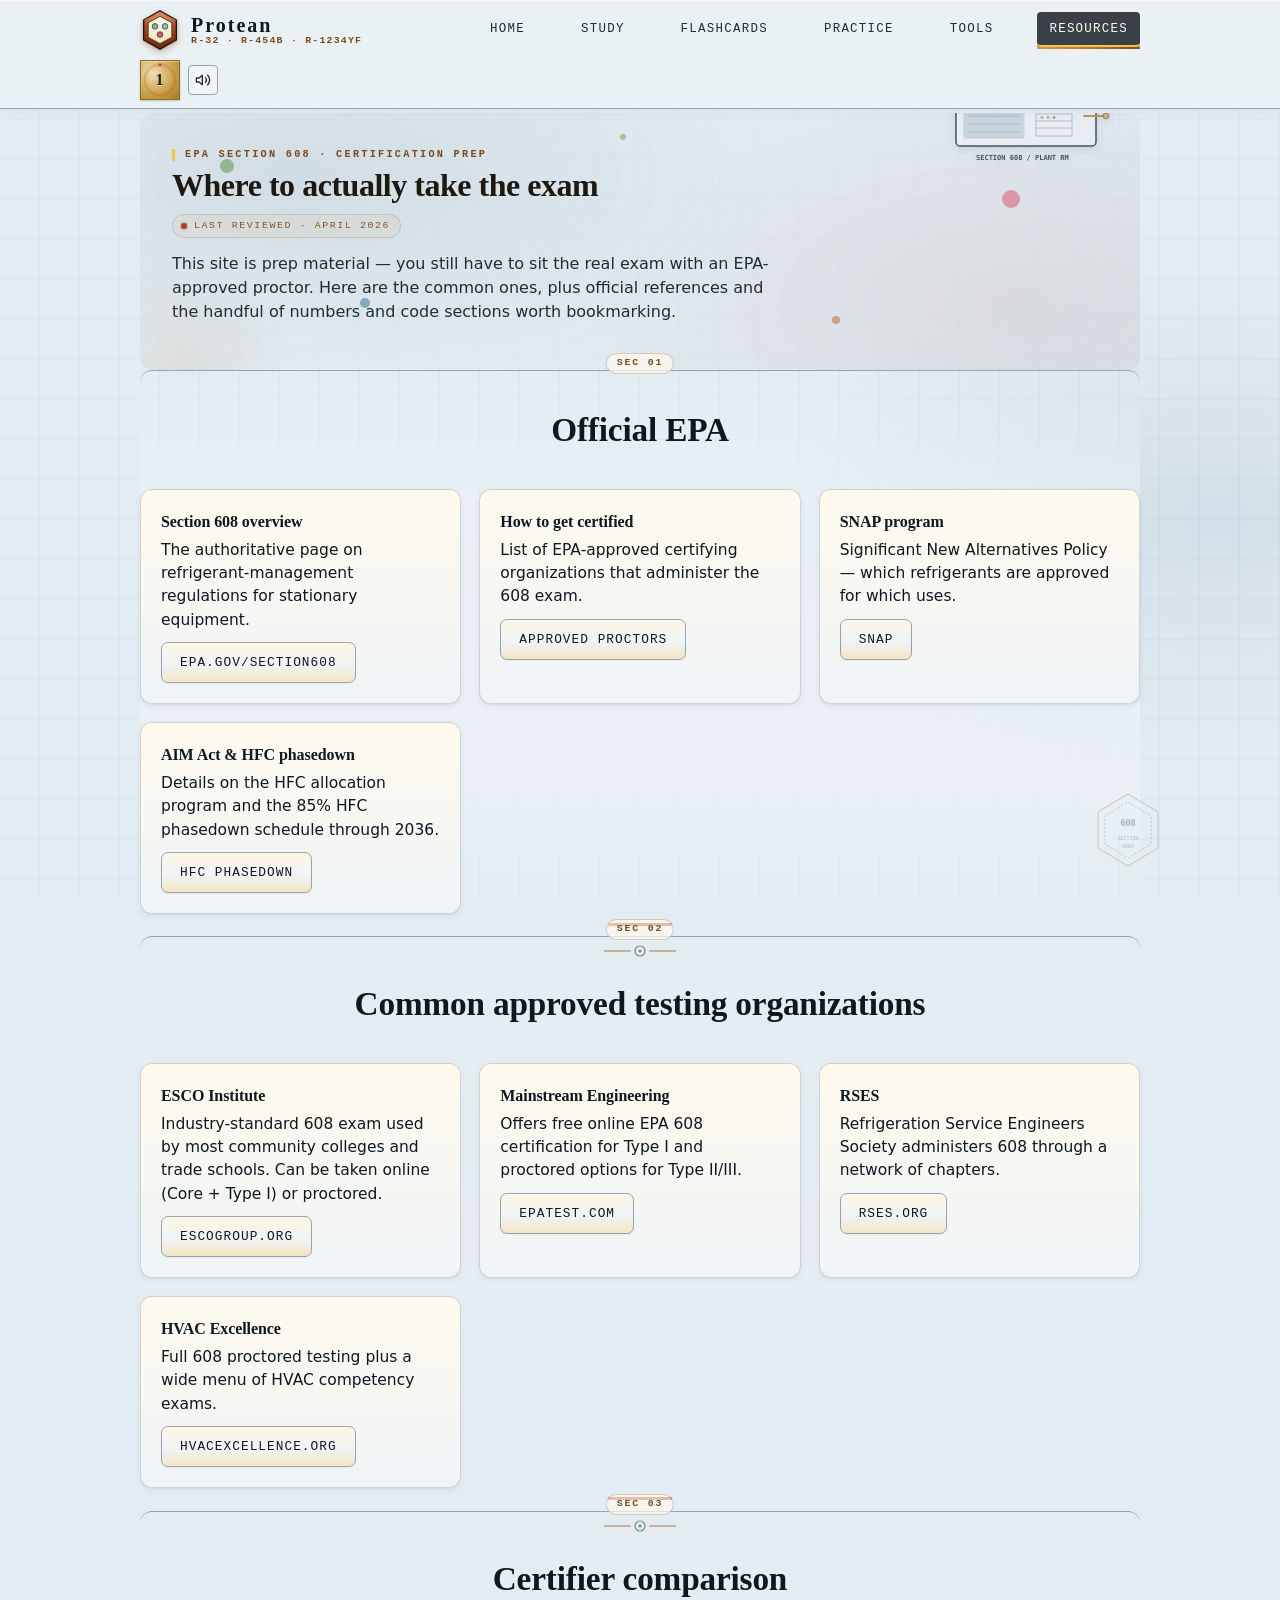
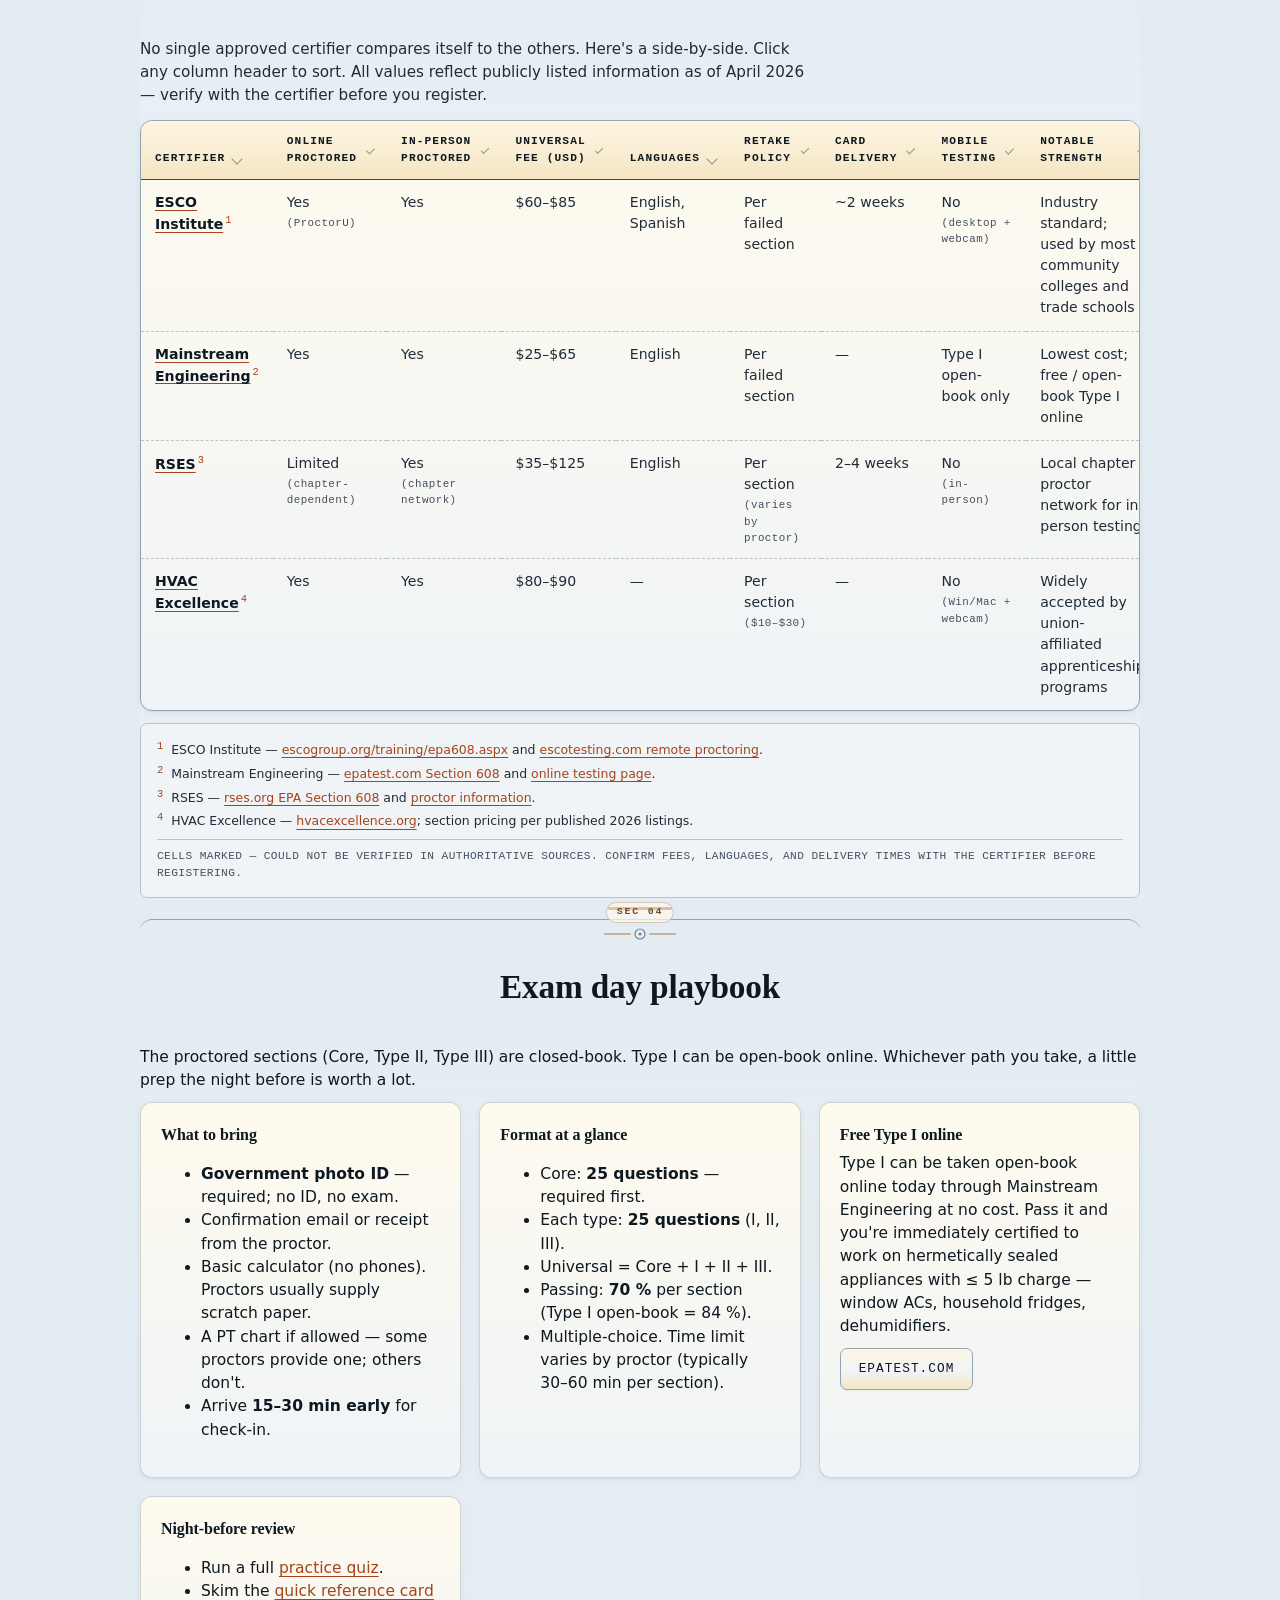
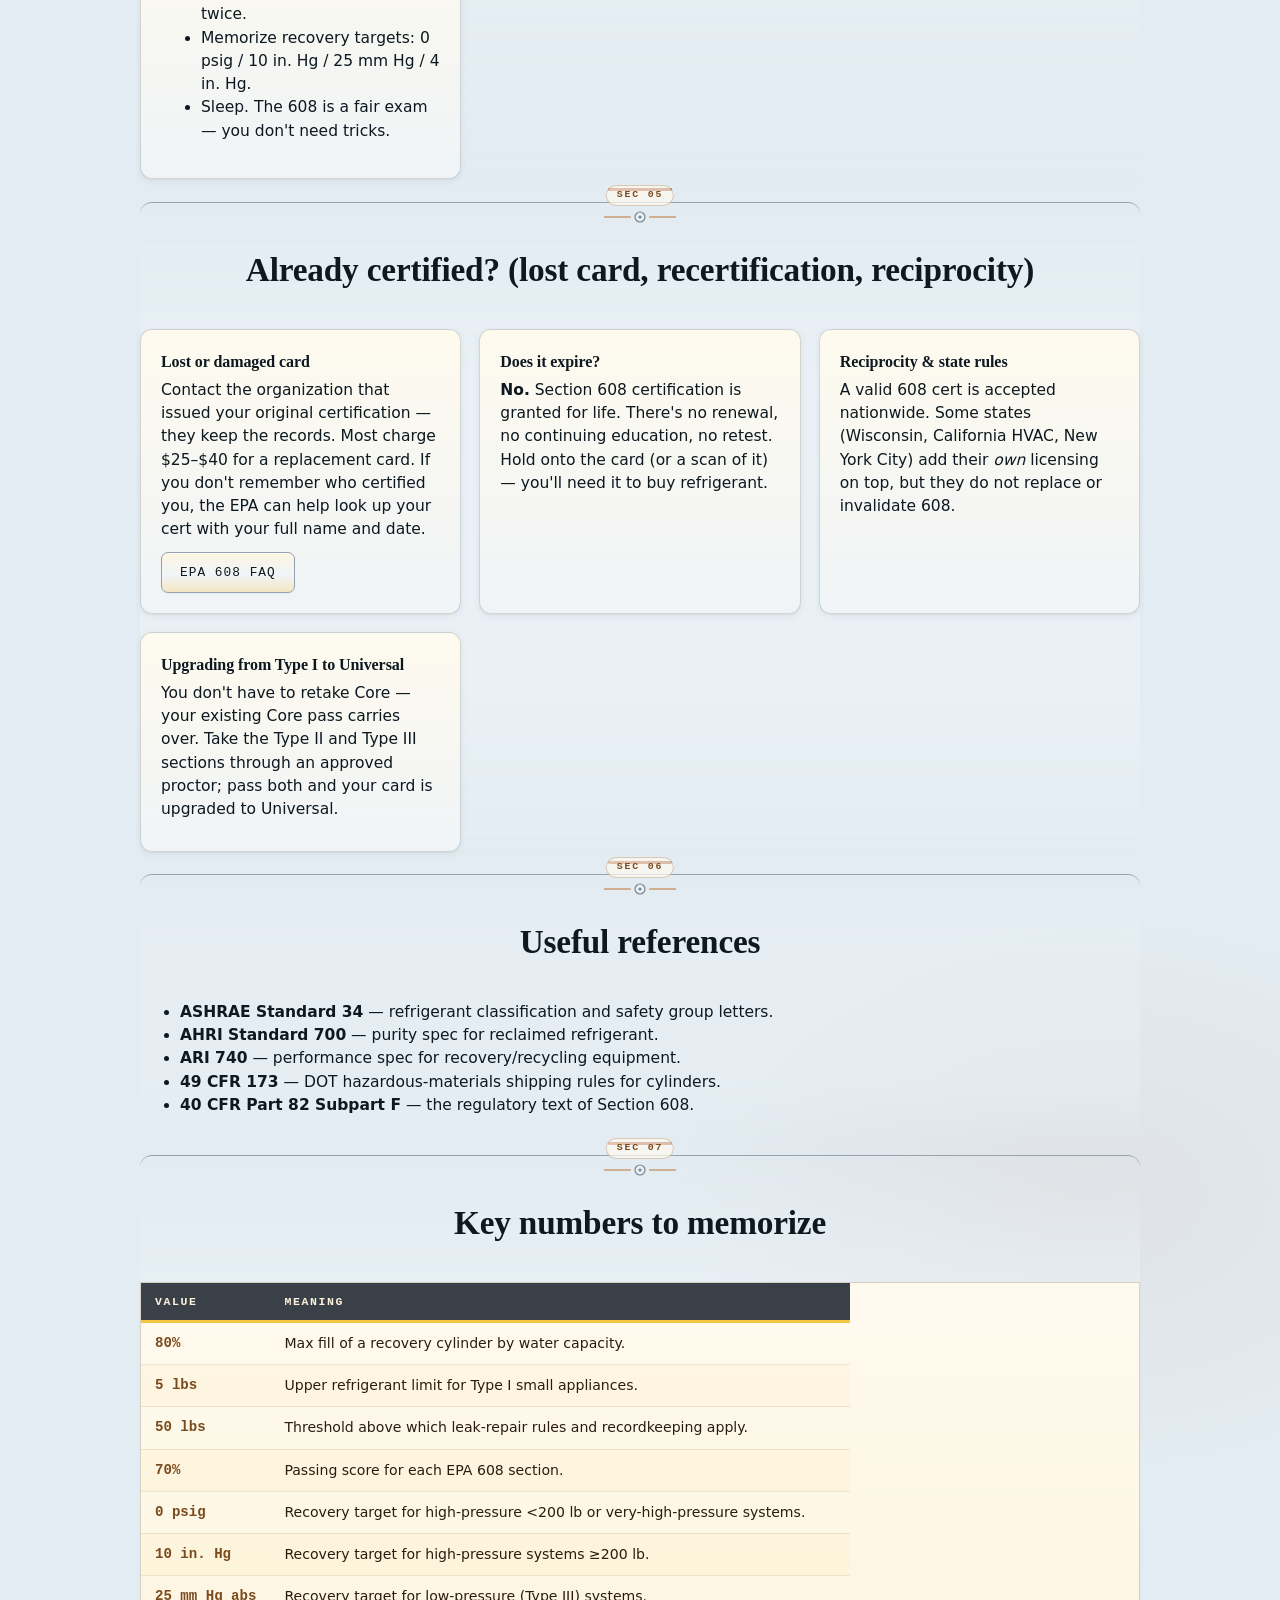
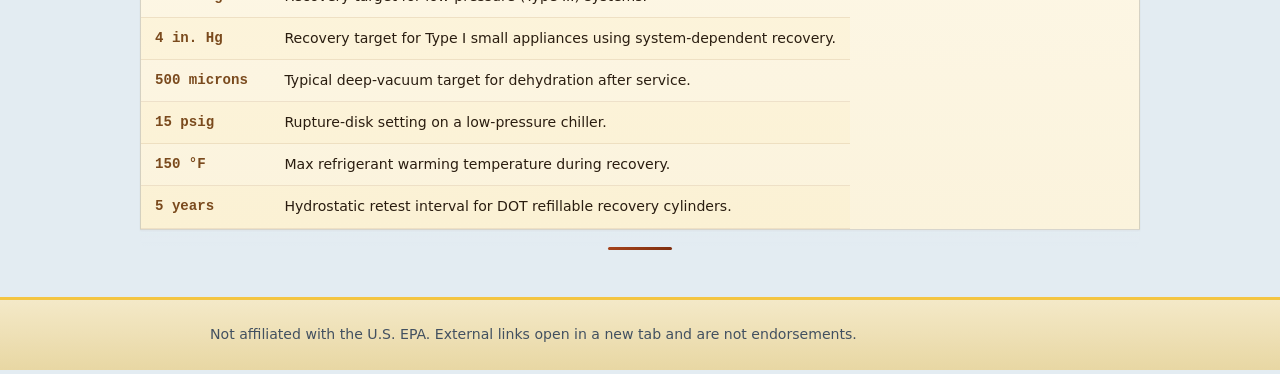
<file: resources.html>
<!doctype html>
<html lang="en">
<head>
  <meta charset="utf-8">
  <meta name="viewport" content="width=device-width, initial-scale=1">
  <meta http-equiv="Content-Security-Policy" content="default-src 'self'; script-src 'self' 'unsafe-inline'; style-src 'self' 'unsafe-inline'; img-src 'self' data: https://images.unsplash.com; font-src 'self' data:; connect-src 'self'; form-action 'self'; frame-ancestors 'none'; base-uri 'self'; object-src 'none'">
  <meta name="referrer" content="strict-origin-when-cross-origin">
  <meta name="robots" content="index,follow">
  <meta name="googlebot" content="index,follow,max-snippet:-1,max-image-preview:large,max-video-preview:-1">

  <!-- Google Search Console — verified via HTML-tag method. -->
  <meta name="google-site-verification" content="J1SQXeSG9s6lRcwILQ0Rli2w-byoKEDBs0yGA85hP8Q">

  <!-- Bing/Yandex verification slots — see index.html for docs.
  <meta name="msvalidate.01" content="PASTE_BING_TOKEN">
  <meta name="yandex-verification" content="PASTE_YANDEX_TOKEN">
  -->

  <title>Where to take the EPA 608 exam + key numbers | Protean</title>
  <meta name="description" content="EPA-approved Section 608 proctors (ESCO, Mainstream Engineering, RSES, HVAC Excellence), official EPA pages, the key recovery and fill numbers to memorize, and the code sections worth bookmarking.">
  <meta name="keywords" content="EPA 608 proctors, where to take EPA 608, ESCO Institute, Mainstream Engineering, RSES, HVAC Excellence, 608 testing centers, EPA approved certifying organizations">
  <link rel="canonical" href="https://dmarkamado-gif.github.io/protean-608/resources.html">

  <!-- Open Graph -->
  <meta property="og:type" content="article">
  <meta property="og:site_name" content="Protean">
  <meta property="og:title" content="Where to take the EPA 608 exam + key numbers | Protean">
  <meta property="og:description" content="EPA-approved 608 proctors, official EPA links, and the recovery / fill numbers worth memorizing before the exam.">
  <meta property="og:url" content="https://dmarkamado-gif.github.io/protean-608/resources.html">
  <meta property="og:image" content="https://dmarkamado-gif.github.io/protean-608/og-image.svg">
  <meta property="og:image:width" content="1200">
  <meta property="og:image:height" content="630">
  <meta property="og:locale" content="en_US">

  <!-- Twitter -->
  <meta name="twitter:card" content="summary_large_image">
  <meta name="twitter:title" content="Where to take the EPA 608 exam — Protean">
  <meta name="twitter:description" content="Approved 608 proctors, official EPA links, and key numbers to memorize.">
  <meta name="twitter:image" content="https://dmarkamado-gif.github.io/protean-608/og-image.svg">

  <meta name="theme-color" content="#a5431b">
  <link rel="icon" type="image/svg+xml" href="og-image.svg">
  <link rel="stylesheet" href="styles.css">

  <script type="application/ld+json">
  {
    "@context": "https://schema.org",
    "@graph": [
      {
        "@type": "WebPage",
        "@id": "https://dmarkamado-gif.github.io/protean-608/resources.html#webpage",
        "url": "https://dmarkamado-gif.github.io/protean-608/resources.html",
        "name": "Where to take the EPA 608 exam + key numbers",
        "description": "EPA-approved 608 proctors, official EPA links, and the recovery and fill numbers worth memorizing before exam day.",
        "isPartOf": { "@id": "https://dmarkamado-gif.github.io/protean-608/#website" },
        "inLanguage": "en-US",
        "breadcrumb": { "@id": "https://dmarkamado-gif.github.io/protean-608/resources.html#breadcrumb" },
        "primaryImageOfPage": "https://dmarkamado-gif.github.io/protean-608/og-image.svg"
      },
      {
        "@type": "BreadcrumbList",
        "@id": "https://dmarkamado-gif.github.io/protean-608/resources.html#breadcrumb",
        "itemListElement": [
          { "@type": "ListItem", "position": 1, "name": "Home", "item": "https://dmarkamado-gif.github.io/protean-608/" },
          { "@type": "ListItem", "position": 2, "name": "Resources", "item": "https://dmarkamado-gif.github.io/protean-608/resources.html" }
        ]
      },
      {
        "@type": "ItemList",
        "name": "EPA-approved Section 608 certifying organizations",
        "description": "Organizations authorized by the U.S. EPA to administer the Section 608 refrigerant technician certification exam.",
        "itemListElement": [
          { "@type": "ListItem", "position": 1, "name": "ESCO Institute", "url": "https://www.escogroup.org/" },
          { "@type": "ListItem", "position": 2, "name": "Mainstream Engineering", "url": "https://www.epatest.com/" },
          { "@type": "ListItem", "position": 3, "name": "Refrigeration Service Engineers Society (RSES)", "url": "https://www.rses.org/" },
          { "@type": "ListItem", "position": 4, "name": "HVAC Excellence", "url": "https://www.hvacexcellence.org/" }
        ]
      }
    ]
  }
  </script>
</head>
<body>
  <header class="site">
    <div class="inner">
      <a class="brand" href="index.html">
        <span class="brand-badge" aria-hidden="true">
          <svg viewBox="0 0 44 48" xmlns="http://www.w3.org/2000/svg">
            <defs>
              <linearGradient id="logoHex" x1="0" y1="0" x2="0" y2="1">
                <stop offset="0" stop-color="#e08148"/>
                <stop offset="0.45" stop-color="#a5431b"/>
                <stop offset="1" stop-color="#6b2708"/>
              </linearGradient>
              <linearGradient id="logoInner" x1="0" y1="0" x2="0" y2="1">
                <stop offset="0" stop-color="#fffaee"/>
                <stop offset="1" stop-color="#f0e2c1"/>
              </linearGradient>
            </defs>
            <polygon points="22,3 40,13 40,35 22,45 4,35 4,13" fill="url(#logoHex)" stroke="#1d1810" stroke-width="1.5" stroke-linejoin="round"/>
            <polygon points="22,3 40,13 22,23 4,13" fill="#fff" opacity="0.12"/>
            <polygon points="22,9 35,16 35,32 22,39 9,32 9,16" fill="url(#logoInner)" stroke="#3a2f22" stroke-width="0.9"/>
            <circle cx="16.5" cy="20" r="3.1" fill="#7ab89a" stroke="#1d1810" stroke-width="0.7"/>
            <circle cx="27.5" cy="20" r="3.1" fill="#8bbfc3" stroke="#1d1810" stroke-width="0.7"/>
            <circle cx="22" cy="29" r="3.1" fill="#e4536b" stroke="#1d1810" stroke-width="0.7"/>
            <text x="22" y="14.2" font-family="ui-monospace,monospace" font-size="2.4" font-weight="700" fill="#fdf1de" text-anchor="middle" letter-spacing="0.35">PROTEAN</text>
          </svg>
        </span>
        <span class="brand-text">
          <span class="brand-name">Protean</span>
          <span class="brand-tag">R-32 · R-454B · R-1234yf</span>
        </span>
      </a>
      <nav class="primary">
        <a href="index.html">Home</a>
        <a href="study.html">Study</a>
        <a href="flashcards.html">Flashcards</a>
        <a href="practice.html">Practice</a>
        <a href="tools.html">Tools</a>
        <a href="resources.html" class="active">Resources</a>
      </nav>
      <div id="stats-bar"></div>
    </div>
  </header>

  <main class="container">
    <section class="hero">
      <div class="hero-droplets" aria-hidden="true">
        <span></span><span></span><span></span><span></span><span></span>
      </div>
      <h1>Where to actually take the exam</h1>
      <div class="last-reviewed" title="Next review · October 2026">Last reviewed · April 2026</div>
      <p class="lead">This site is prep material — you still have to sit the real exam with an EPA-approved proctor. Here are the common ones, plus official references and the handful of numbers and code sections worth bookmarking.</p>
    </section>

    <section class="block">
      <h2>Official EPA</h2>
      <div class="grid">
        <div class="card">
          <h3>Section 608 overview</h3>
          <p>The authoritative page on refrigerant-management regulations for stationary equipment.</p>
          <a class="btn" href="https://www.epa.gov/section608" target="_blank" rel="noopener">epa.gov/section608</a>
        </div>
        <div class="card">
          <h3>How to get certified</h3>
          <p>List of EPA-approved certifying organizations that administer the 608 exam.</p>
          <a class="btn" href="https://www.epa.gov/section608/how-become-section-608-certified-technician" target="_blank" rel="noopener">Approved proctors</a>
        </div>
        <div class="card">
          <h3>SNAP program</h3>
          <p>Significant New Alternatives Policy — which refrigerants are approved for which uses.</p>
          <a class="btn" href="https://www.epa.gov/snap" target="_blank" rel="noopener">SNAP</a>
        </div>
        <div class="card">
          <h3>AIM Act &amp; HFC phasedown</h3>
          <p>Details on the HFC allocation program and the 85% HFC phasedown schedule through 2036.</p>
          <a class="btn" href="https://www.epa.gov/climate-hfcs-reduction" target="_blank" rel="noopener">HFC phasedown</a>
        </div>
      </div>
    </section>

    <section class="block">
      <h2>Common approved testing organizations</h2>
      <div class="grid">
        <div class="card">
          <h3>ESCO Institute</h3>
          <p>Industry-standard 608 exam used by most community colleges and trade schools. Can be taken online (Core + Type I) or proctored.</p>
          <a class="btn" href="https://www.escogroup.org/" target="_blank" rel="noopener">escogroup.org</a>
        </div>
        <div class="card">
          <h3>Mainstream Engineering</h3>
          <p>Offers free online EPA 608 certification for Type I and proctored options for Type II/III.</p>
          <a class="btn" href="https://www.epatest.com/" target="_blank" rel="noopener">epatest.com</a>
        </div>
        <div class="card">
          <h3>RSES</h3>
          <p>Refrigeration Service Engineers Society administers 608 through a network of chapters.</p>
          <a class="btn" href="https://www.rses.org/" target="_blank" rel="noopener">rses.org</a>
        </div>
        <div class="card">
          <h3>HVAC Excellence</h3>
          <p>Full 608 proctored testing plus a wide menu of HVAC competency exams.</p>
          <a class="btn" href="https://www.hvacexcellence.org/" target="_blank" rel="noopener">hvacexcellence.org</a>
        </div>
      </div>
    </section>

    <section class="block">
      <h2>Certifier comparison</h2>
      <p class="lead-sub">No single approved certifier compares itself to the others. Here's a side-by-side. Click any column header to sort. All values reflect publicly listed information as of April 2026 — verify with the certifier before you register.</p>
      <div class="cert-compare-wrap">
        <table class="cert-compare" id="cert-compare">
          <thead>
            <tr>
              <th data-key="name" data-type="text" aria-sort="none"><button type="button">Certifier<span class="sort-ind" aria-hidden="true"></span></button></th>
              <th data-key="online" data-type="text" aria-sort="none"><button type="button">Online proctored<span class="sort-ind" aria-hidden="true"></span></button></th>
              <th data-key="inperson" data-type="text" aria-sort="none"><button type="button">In-person proctored<span class="sort-ind" aria-hidden="true"></span></button></th>
              <th data-key="fee" data-type="num" aria-sort="none"><button type="button">Universal fee (USD)<span class="sort-ind" aria-hidden="true"></span></button></th>
              <th data-key="lang" data-type="text" aria-sort="none"><button type="button">Languages<span class="sort-ind" aria-hidden="true"></span></button></th>
              <th data-key="retake" data-type="text" aria-sort="none"><button type="button">Retake policy<span class="sort-ind" aria-hidden="true"></span></button></th>
              <th data-key="card" data-type="text" aria-sort="none"><button type="button">Card delivery<span class="sort-ind" aria-hidden="true"></span></button></th>
              <th data-key="mobile" data-type="text" aria-sort="none"><button type="button">Mobile testing<span class="sort-ind" aria-hidden="true"></span></button></th>
              <th data-key="strength" data-type="text" aria-sort="none"><button type="button">Notable strength<span class="sort-ind" aria-hidden="true"></span></button></th>
            </tr>
          </thead>
          <tbody>
            <tr data-sort-fee="60">
              <td data-label="Certifier"><a href="https://www.escogroup.org/training/epa608.aspx" target="_blank" rel="noopener"><strong>ESCO Institute</strong></a><sup>1</sup></td>
              <td data-label="Online proctored">Yes <span class="cell-note">(ProctorU)</span></td>
              <td data-label="In-person proctored">Yes</td>
              <td data-label="Universal fee">$60&ndash;$85</td>
              <td data-label="Languages">English, Spanish</td>
              <td data-label="Retake policy">Per failed section</td>
              <td data-label="Card delivery">~2 weeks</td>
              <td data-label="Mobile testing">No <span class="cell-note">(desktop + webcam)</span></td>
              <td data-label="Notable strength">Industry standard; used by most community colleges and trade schools</td>
            </tr>
            <tr data-sort-fee="25">
              <td data-label="Certifier"><a href="https://ww2.epatest.com/epa-section-608/" target="_blank" rel="noopener"><strong>Mainstream Engineering</strong></a><sup>2</sup></td>
              <td data-label="Online proctored">Yes</td>
              <td data-label="In-person proctored">Yes</td>
              <td data-label="Universal fee">$25&ndash;$65</td>
              <td data-label="Languages">English</td>
              <td data-label="Retake policy">Per failed section</td>
              <td data-label="Card delivery">&mdash;</td>
              <td data-label="Mobile testing">Type I open-book only</td>
              <td data-label="Notable strength">Lowest cost; free / open-book Type I online</td>
            </tr>
            <tr data-sort-fee="35">
              <td data-label="Certifier"><a href="https://rses.org/page/epa-section-608-certification" target="_blank" rel="noopener"><strong>RSES</strong></a><sup>3</sup></td>
              <td data-label="Online proctored">Limited <span class="cell-note">(chapter-dependent)</span></td>
              <td data-label="In-person proctored">Yes <span class="cell-note">(chapter network)</span></td>
              <td data-label="Universal fee">$35&ndash;$125</td>
              <td data-label="Languages">English</td>
              <td data-label="Retake policy">Per section <span class="cell-note">(varies by proctor)</span></td>
              <td data-label="Card delivery">2&ndash;4 weeks</td>
              <td data-label="Mobile testing">No <span class="cell-note">(in-person)</span></td>
              <td data-label="Notable strength">Local chapter proctor network for in-person testing</td>
            </tr>
            <tr data-sort-fee="80">
              <td data-label="Certifier"><a href="https://www.hvacexcellence.org/" target="_blank" rel="noopener"><strong>HVAC Excellence</strong></a><sup>4</sup></td>
              <td data-label="Online proctored">Yes</td>
              <td data-label="In-person proctored">Yes</td>
              <td data-label="Universal fee">$80&ndash;$90</td>
              <td data-label="Languages">&mdash;</td>
              <td data-label="Retake policy">Per section <span class="cell-note">($10&ndash;$30)</span></td>
              <td data-label="Card delivery">&mdash;</td>
              <td data-label="Mobile testing">No <span class="cell-note">(Win/Mac + webcam)</span></td>
              <td data-label="Notable strength">Widely accepted by union-affiliated apprenticeship programs</td>
            </tr>
          </tbody>
        </table>
      </div>
      <ol class="cert-compare-cite">
        <li id="cite-1"><sup>1</sup> ESCO Institute &mdash; <a href="https://www.escogroup.org/training/epa608.aspx" target="_blank" rel="noopener">escogroup.org/training/epa608.aspx</a> and <a href="https://www.escotesting.com/remote/default.aspx" target="_blank" rel="noopener">escotesting.com remote proctoring</a>.</li>
        <li id="cite-2"><sup>2</sup> Mainstream Engineering &mdash; <a href="https://ww2.epatest.com/epa-section-608/" target="_blank" rel="noopener">epatest.com Section 608</a> and <a href="https://ww2.epatest.com/online-testing/" target="_blank" rel="noopener">online testing page</a>.</li>
        <li id="cite-3"><sup>3</sup> RSES &mdash; <a href="https://rses.org/page/epa-section-608-certification" target="_blank" rel="noopener">rses.org EPA Section 608</a> and <a href="https://rses.org/page/proctor-information" target="_blank" rel="noopener">proctor information</a>.</li>
        <li id="cite-4"><sup>4</sup> HVAC Excellence &mdash; <a href="https://www.hvacexcellence.org/" target="_blank" rel="noopener">hvacexcellence.org</a>; section pricing per published 2026 listings.</li>
        <li class="cite-disclaimer">Cells marked &mdash; could not be verified in authoritative sources. Confirm fees, languages, and delivery times with the certifier before registering.</li>
      </ol>
      <script>
        (function () {
          var table = document.getElementById('cert-compare');
          if (!table) return;
          var tbody = table.tBodies[0];
          var ths = table.tHead.rows[0].cells;
          function parseNum(td) {
            var row = td.parentNode;
            var attr = row.getAttribute('data-sort-fee');
            if (attr != null) return parseFloat(attr);
            var m = (td.textContent || '').replace(/,/g, '').match(/-?\d+(\.\d+)?/);
            return m ? parseFloat(m[0]) : Number.POSITIVE_INFINITY;
          }
          function sortBy(idx, type, dir) {
            var rows = Array.prototype.slice.call(tbody.rows);
            rows.sort(function (a, b) {
              var ca = a.cells[idx], cb = b.cells[idx];
              var va, vb;
              if (type === 'num') {
                va = parseNum(ca); vb = parseNum(cb);
              } else {
                va = (ca.textContent || '').trim().toLowerCase();
                vb = (cb.textContent || '').trim().toLowerCase();
              }
              if (va < vb) return dir === 'asc' ? -1 : 1;
              if (va > vb) return dir === 'asc' ? 1 : -1;
              return 0;
            });
            rows.forEach(function (r) { tbody.appendChild(r); });
          }
          for (var i = 0; i < ths.length; i++) {
            (function (idx) {
              var th = ths[idx];
              var btn = th.querySelector('button');
              if (!btn) return;
              btn.addEventListener('click', function () {
                var current = th.getAttribute('aria-sort');
                var dir = current === 'ascending' ? 'desc' : 'asc';
                for (var j = 0; j < ths.length; j++) ths[j].setAttribute('aria-sort', 'none');
                th.setAttribute('aria-sort', dir === 'asc' ? 'ascending' : 'descending');
                sortBy(idx, th.getAttribute('data-type') || 'text', dir);
              });
            })(i);
          }
        })();
      </script>
    </section>

    <section class="block">
      <h2>Exam day playbook</h2>
      <p>The proctored sections (Core, Type II, Type III) are closed-book. Type I can be open-book online. Whichever path you take, a little prep the night before is worth a lot.</p>
      <div class="grid">
        <div class="card">
          <h3>What to bring</h3>
          <ul>
            <li><strong>Government photo ID</strong> — required; no ID, no exam.</li>
            <li>Confirmation email or receipt from the proctor.</li>
            <li>Basic calculator (no phones). Proctors usually supply scratch paper.</li>
            <li>A PT chart if allowed — some proctors provide one; others don't.</li>
            <li>Arrive <strong>15–30 min early</strong> for check-in.</li>
          </ul>
        </div>
        <div class="card">
          <h3>Format at a glance</h3>
          <ul>
            <li>Core: <strong>25 questions</strong> — required first.</li>
            <li>Each type: <strong>25 questions</strong> (I, II, III).</li>
            <li>Universal = Core + I + II + III.</li>
            <li>Passing: <strong>70 %</strong> per section (Type I open-book = 84 %).</li>
            <li>Multiple-choice. Time limit varies by proctor (typically 30–60 min per section).</li>
          </ul>
        </div>
        <div class="card">
          <h3>Free Type I online</h3>
          <p>Type I can be taken open-book online today through Mainstream Engineering at no cost. Pass it and you're immediately certified to work on hermetically sealed appliances with ≤ 5 lb charge — window ACs, household fridges, dehumidifiers.</p>
          <a class="btn" href="https://www.epatest.com/" target="_blank" rel="noopener">epatest.com</a>
        </div>
        <div class="card">
          <h3>Night-before review</h3>
          <ul>
            <li>Run a full <a href="practice.html">practice quiz</a>.</li>
            <li>Skim the <a href="study.html#quick-ref">quick reference card</a> twice.</li>
            <li>Memorize recovery targets: 0 psig / 10 in. Hg / 25 mm Hg / 4 in. Hg.</li>
            <li>Sleep. The 608 is a fair exam — you don't need tricks.</li>
          </ul>
        </div>
      </div>
    </section>

    <section class="block">
      <h2>Already certified? (lost card, recertification, reciprocity)</h2>
      <div class="grid">
        <div class="card">
          <h3>Lost or damaged card</h3>
          <p>Contact the organization that issued your original certification — they keep the records. Most charge $25–$40 for a replacement card. If you don't remember who certified you, the EPA can help look up your cert with your full name and date.</p>
          <a class="btn" href="https://www.epa.gov/section608/frequent-questions-about-section-608" target="_blank" rel="noopener">EPA 608 FAQ</a>
        </div>
        <div class="card">
          <h3>Does it expire?</h3>
          <p><strong>No.</strong> Section 608 certification is granted for life. There's no renewal, no continuing education, no retest. Hold onto the card (or a scan of it) — you'll need it to buy refrigerant.</p>
        </div>
        <div class="card">
          <h3>Reciprocity &amp; state rules</h3>
          <p>A valid 608 cert is accepted nationwide. Some states (Wisconsin, California HVAC, New York City) add their <em>own</em> licensing on top, but they do not replace or invalidate 608.</p>
        </div>
        <div class="card">
          <h3>Upgrading from Type I to Universal</h3>
          <p>You don't have to retake Core — your existing Core pass carries over. Take the Type II and Type III sections through an approved proctor; pass both and your card is upgraded to Universal.</p>
        </div>
      </div>
    </section>

    <section class="block">
      <h2>Useful references</h2>
      <ul>
        <li><strong>ASHRAE Standard 34</strong> — refrigerant classification and safety group letters.</li>
        <li><strong>AHRI Standard 700</strong> — purity spec for reclaimed refrigerant.</li>
        <li><strong>ARI 740</strong> — performance spec for recovery/recycling equipment.</li>
        <li><strong>49 CFR 173</strong> — DOT hazardous-materials shipping rules for cylinders.</li>
        <li><strong>40 CFR Part 82 Subpart F</strong> — the regulatory text of Section 608.</li>
      </ul>
    </section>

    <section class="block">
      <h2>Key numbers to memorize</h2>
      <table class="data">
        <thead><tr><th>Value</th><th>Meaning</th></tr></thead>
        <tbody>
          <tr><td>80%</td><td>Max fill of a recovery cylinder by water capacity.</td></tr>
          <tr><td>5 lbs</td><td>Upper refrigerant limit for Type I small appliances.</td></tr>
          <tr><td>50 lbs</td><td>Threshold above which leak-repair rules and recordkeeping apply.</td></tr>
          <tr><td>70%</td><td>Passing score for each EPA 608 section.</td></tr>
          <tr><td>0 psig</td><td>Recovery target for high-pressure &lt;200 lb or very-high-pressure systems.</td></tr>
          <tr><td>10 in. Hg</td><td>Recovery target for high-pressure systems ≥200 lb.</td></tr>
          <tr><td>25 mm Hg abs</td><td>Recovery target for low-pressure (Type III) systems.</td></tr>
          <tr><td>4 in. Hg</td><td>Recovery target for Type I small appliances using system-dependent recovery.</td></tr>
          <tr><td>500 microns</td><td>Typical deep-vacuum target for dehydration after service.</td></tr>
          <tr><td>15 psig</td><td>Rupture-disk setting on a low-pressure chiller.</td></tr>
          <tr><td>150 °F</td><td>Max refrigerant warming temperature during recovery.</td></tr>
          <tr><td>5 years</td><td>Hydrostatic retest interval for DOT refillable recovery cylinders.</td></tr>
        </tbody>
      </table>
    </section>
  </main>

  <footer class="site">
    <div class="container">
      Not affiliated with the U.S. EPA. External links open in a new tab and are not endorsements.
    </div>
  </footer>

  <script src="game.js"></script>
  <script src="fx.js"></script>
  <script src="stats.js"></script>
</body>
</html>
</file>
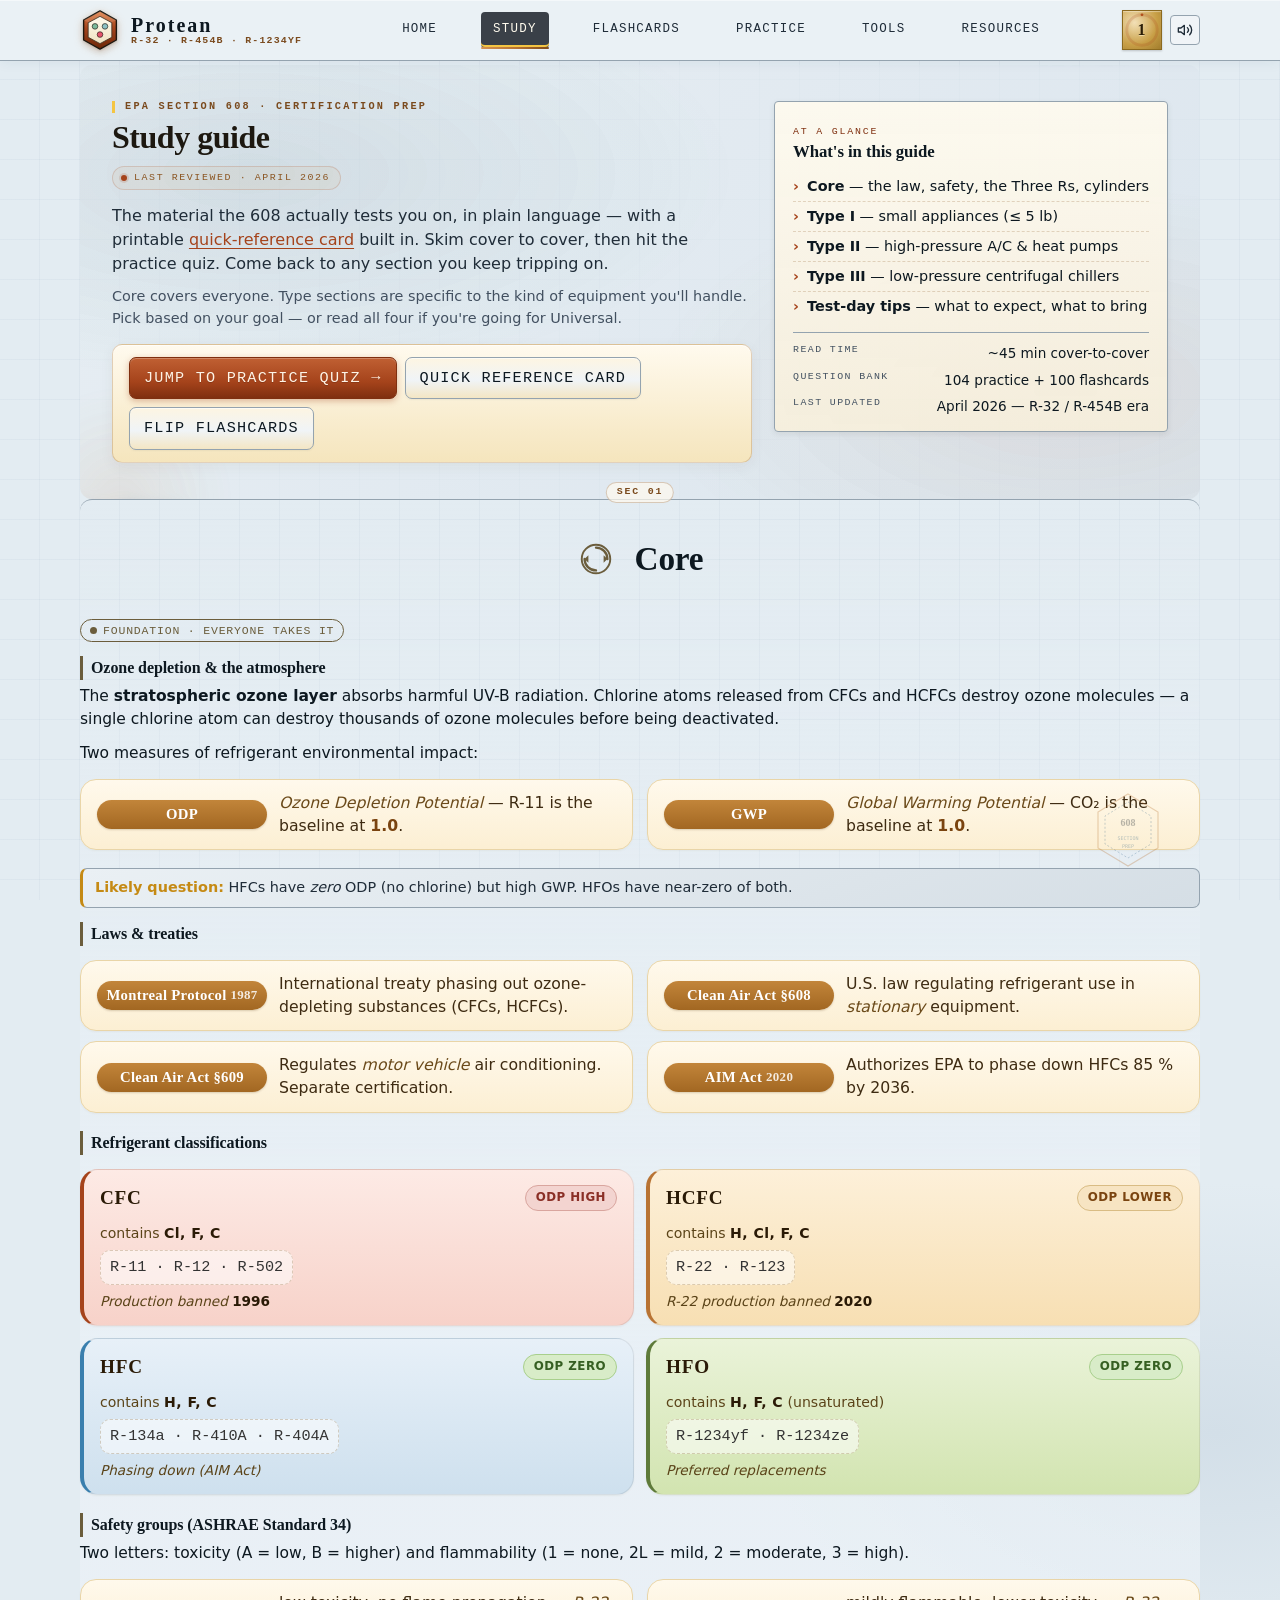
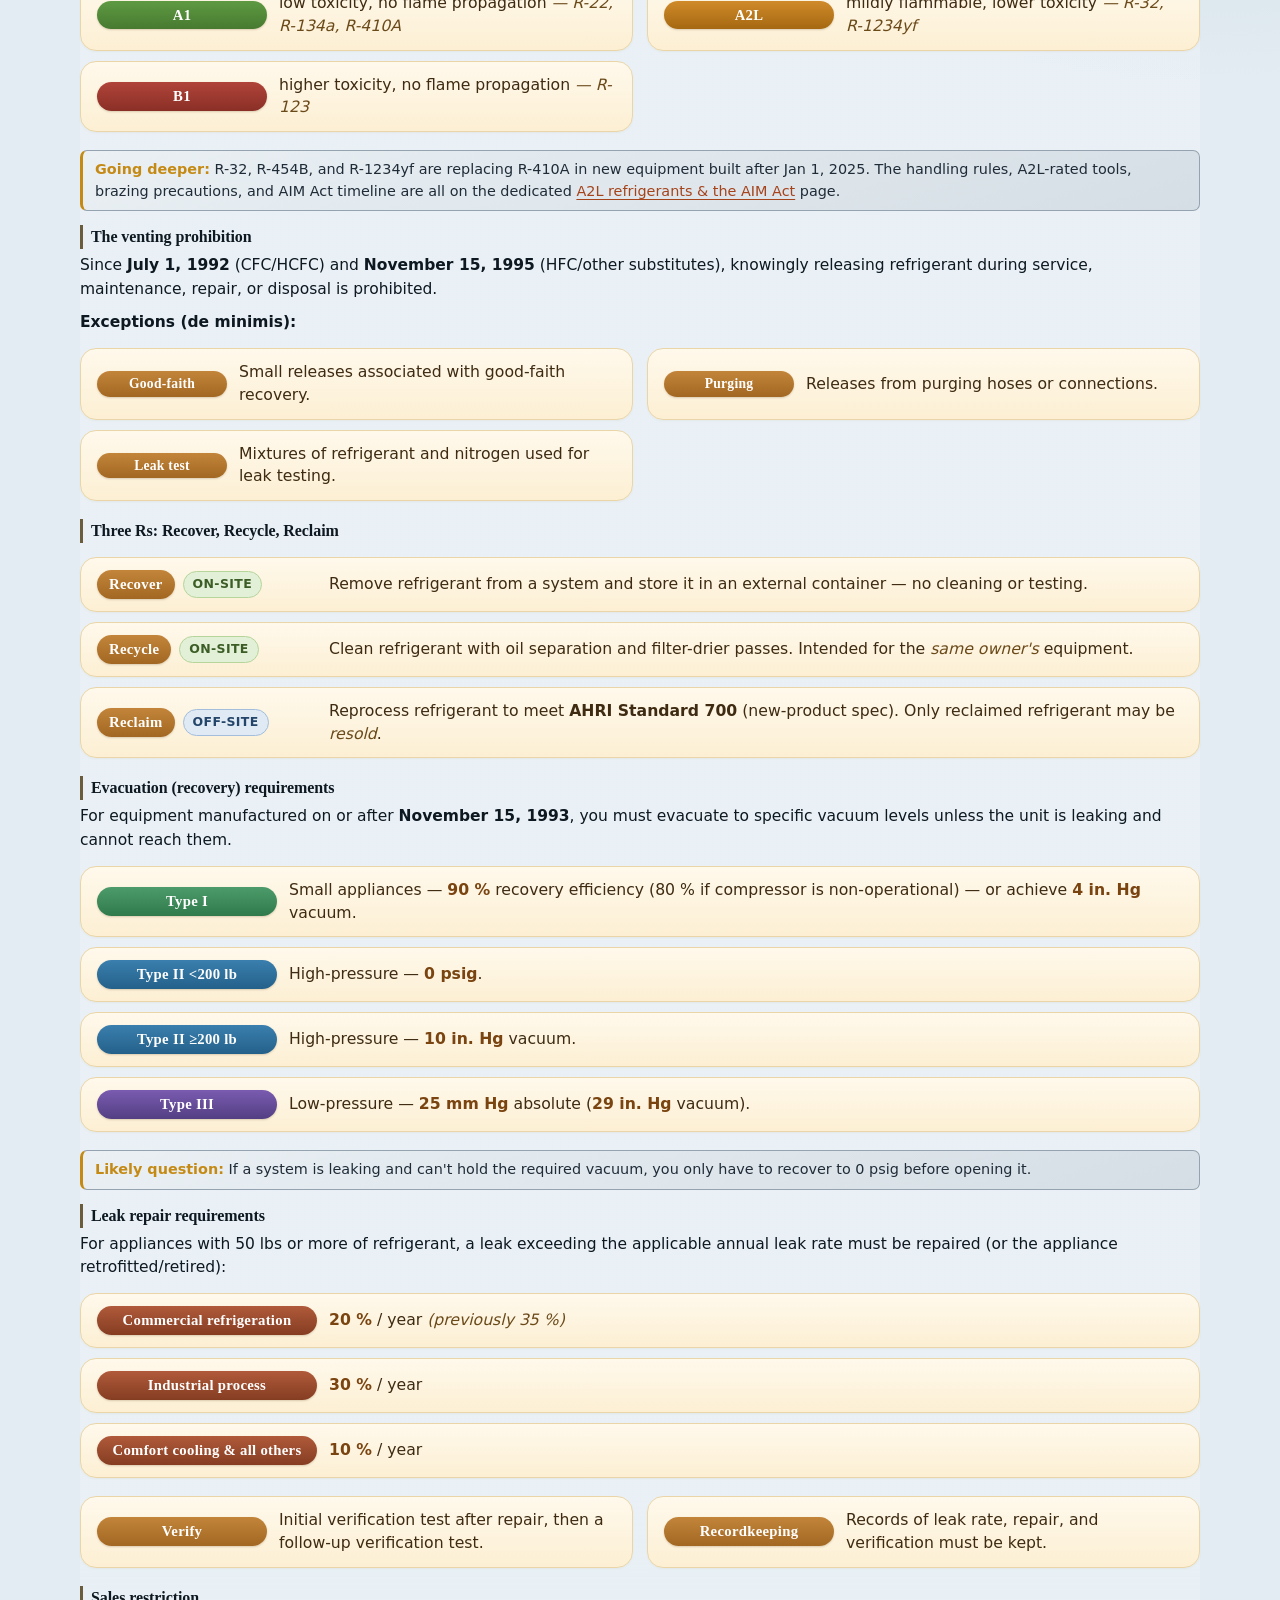
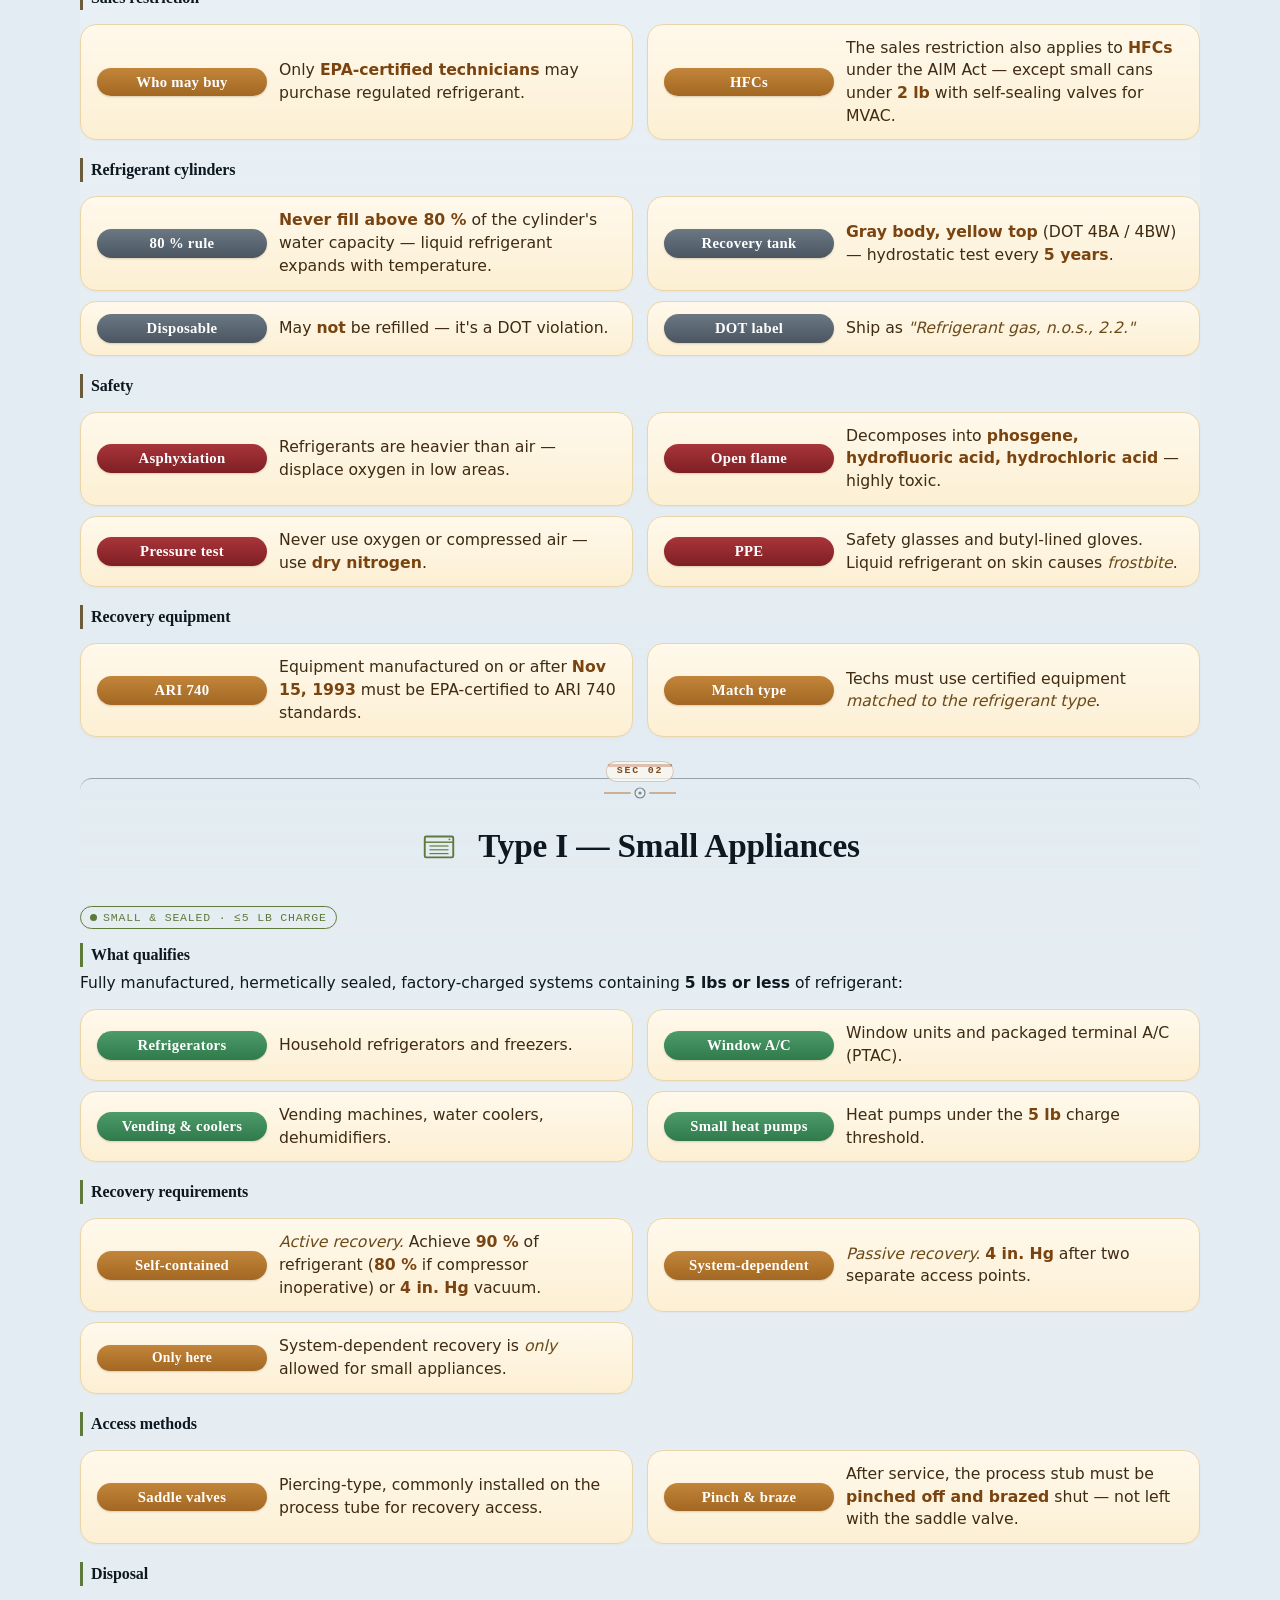
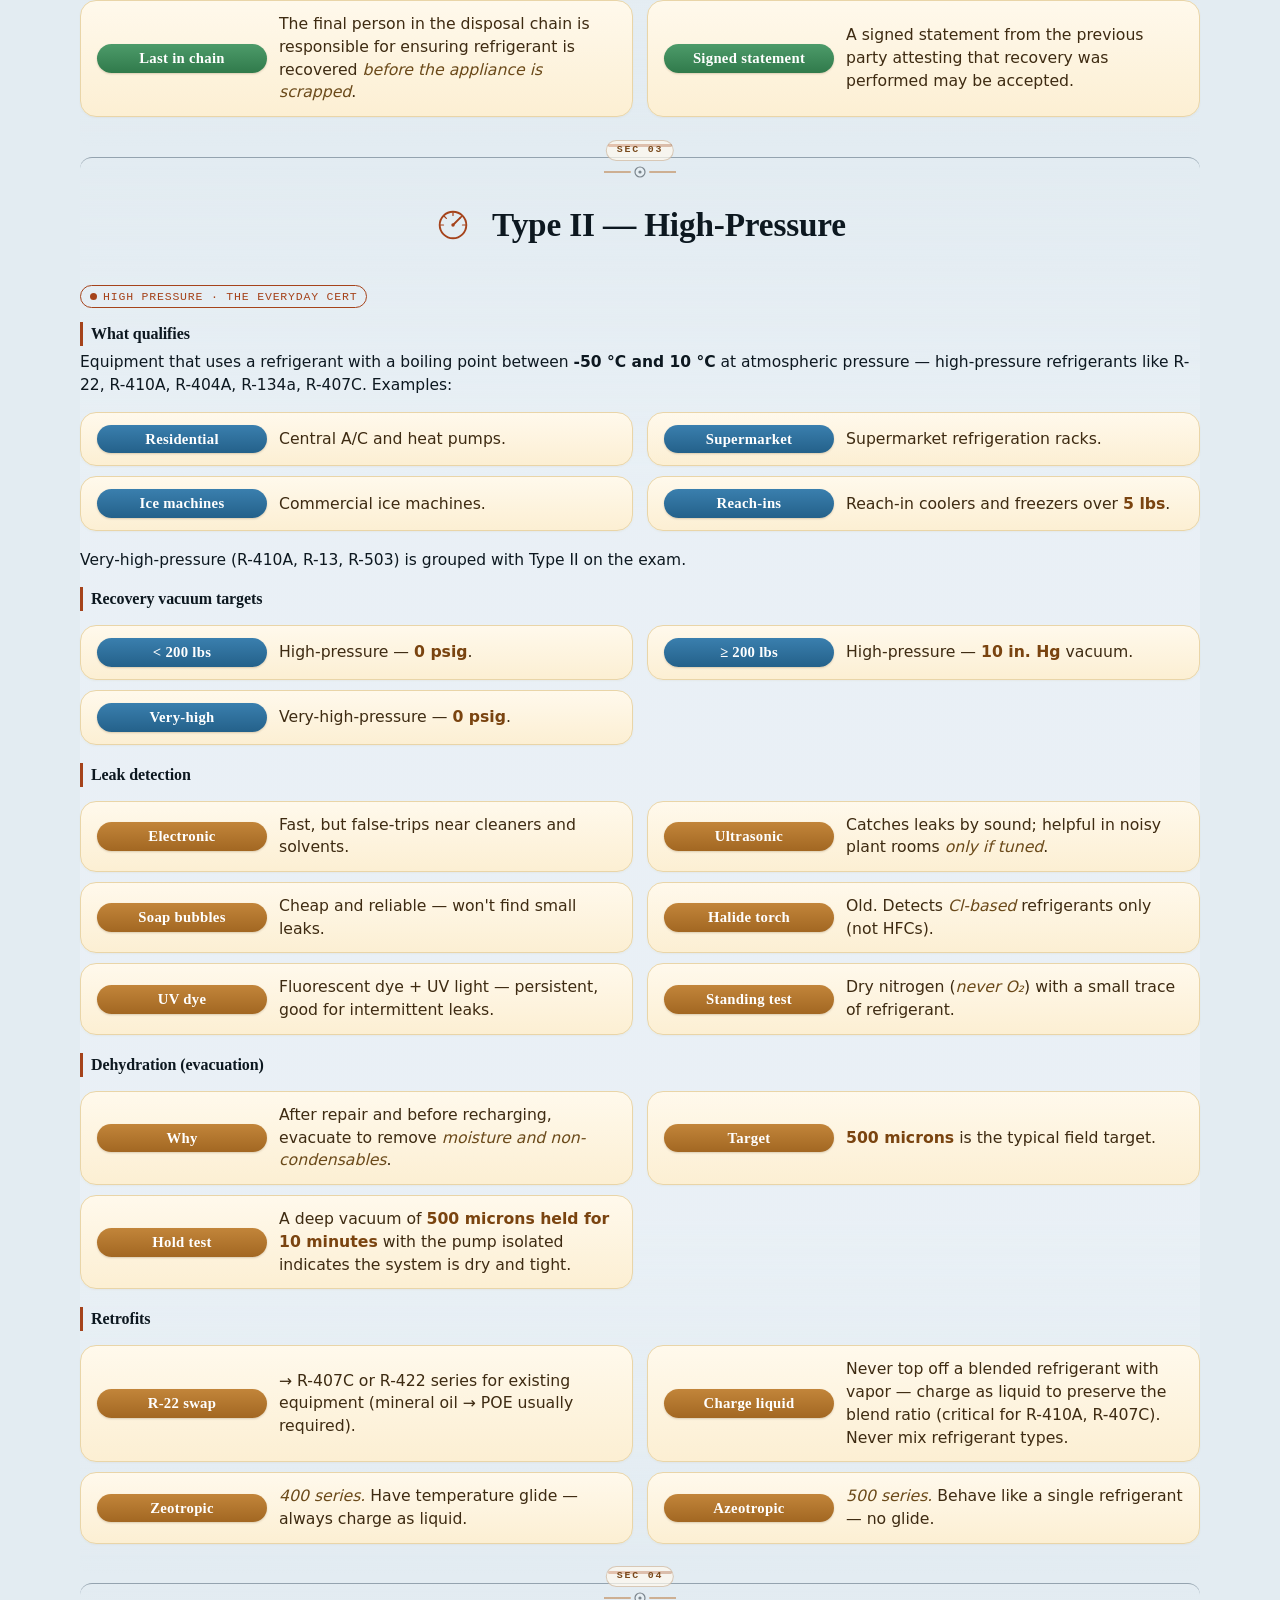
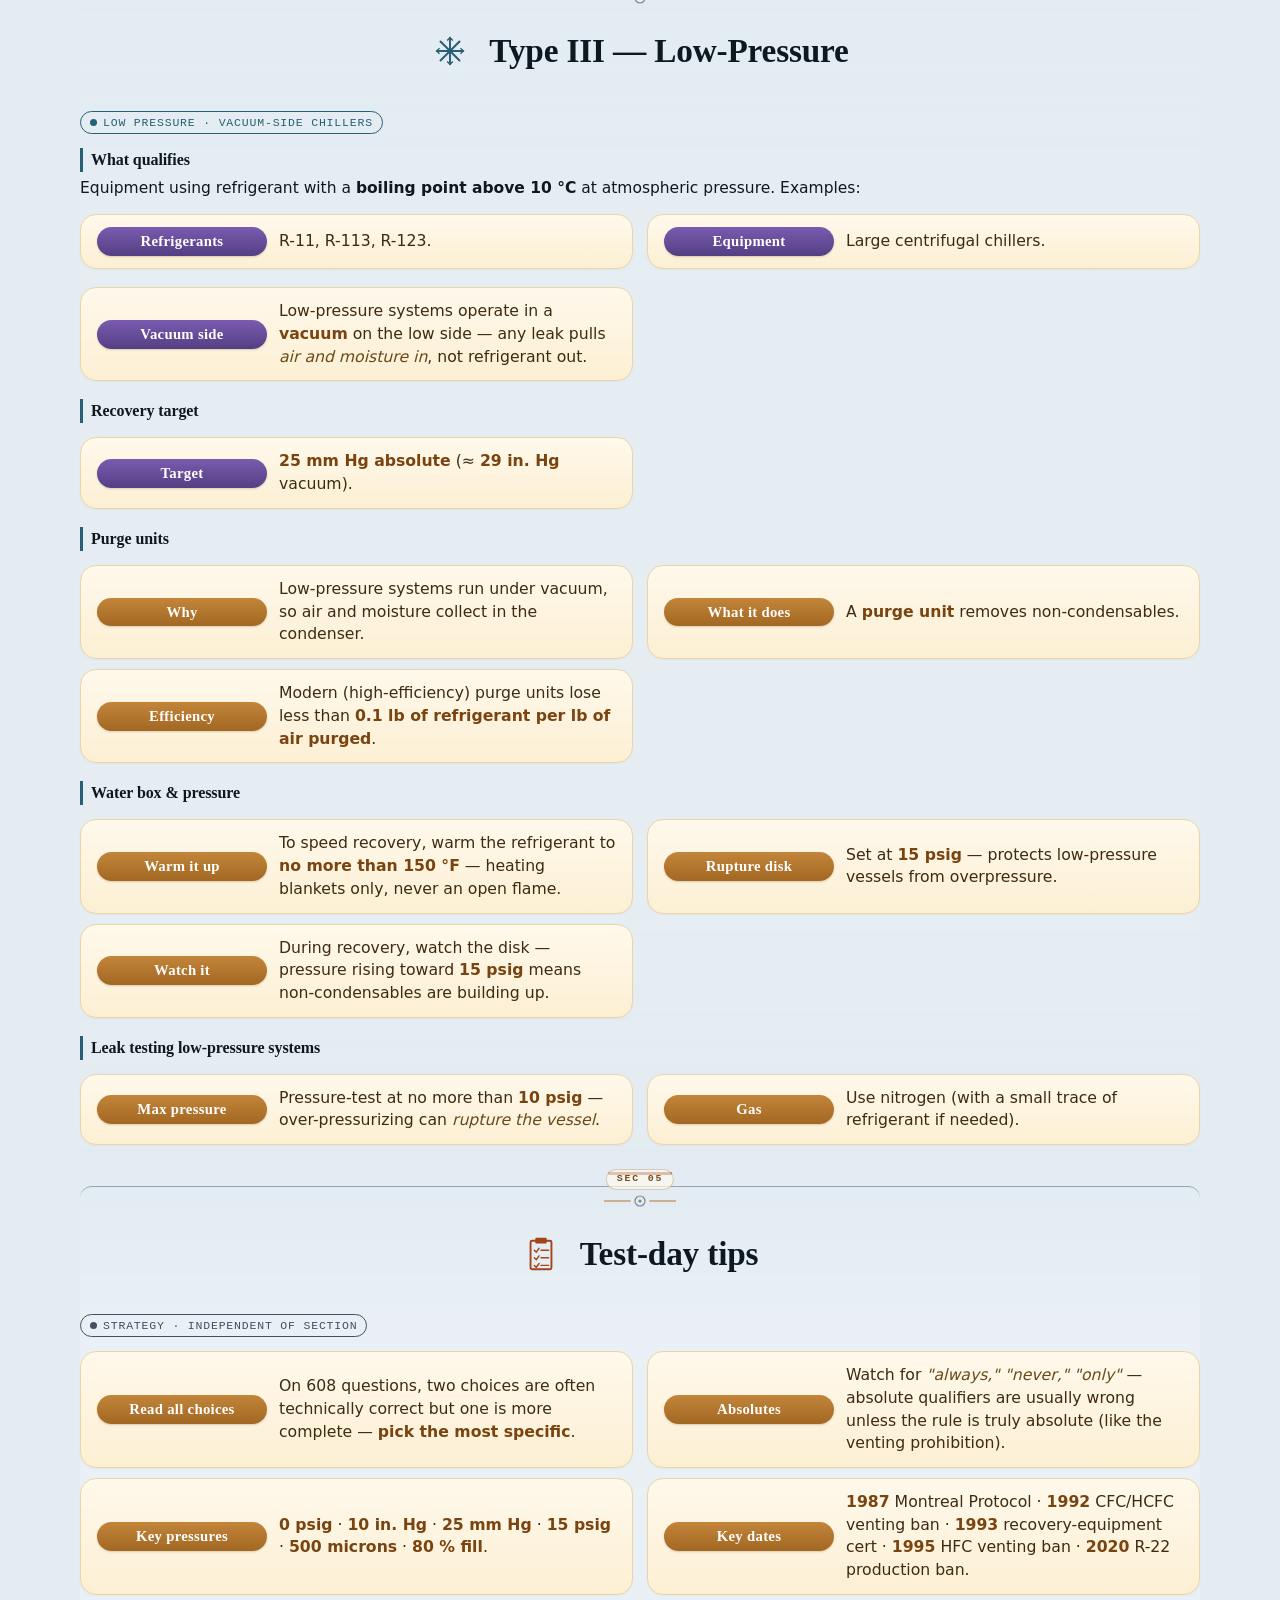
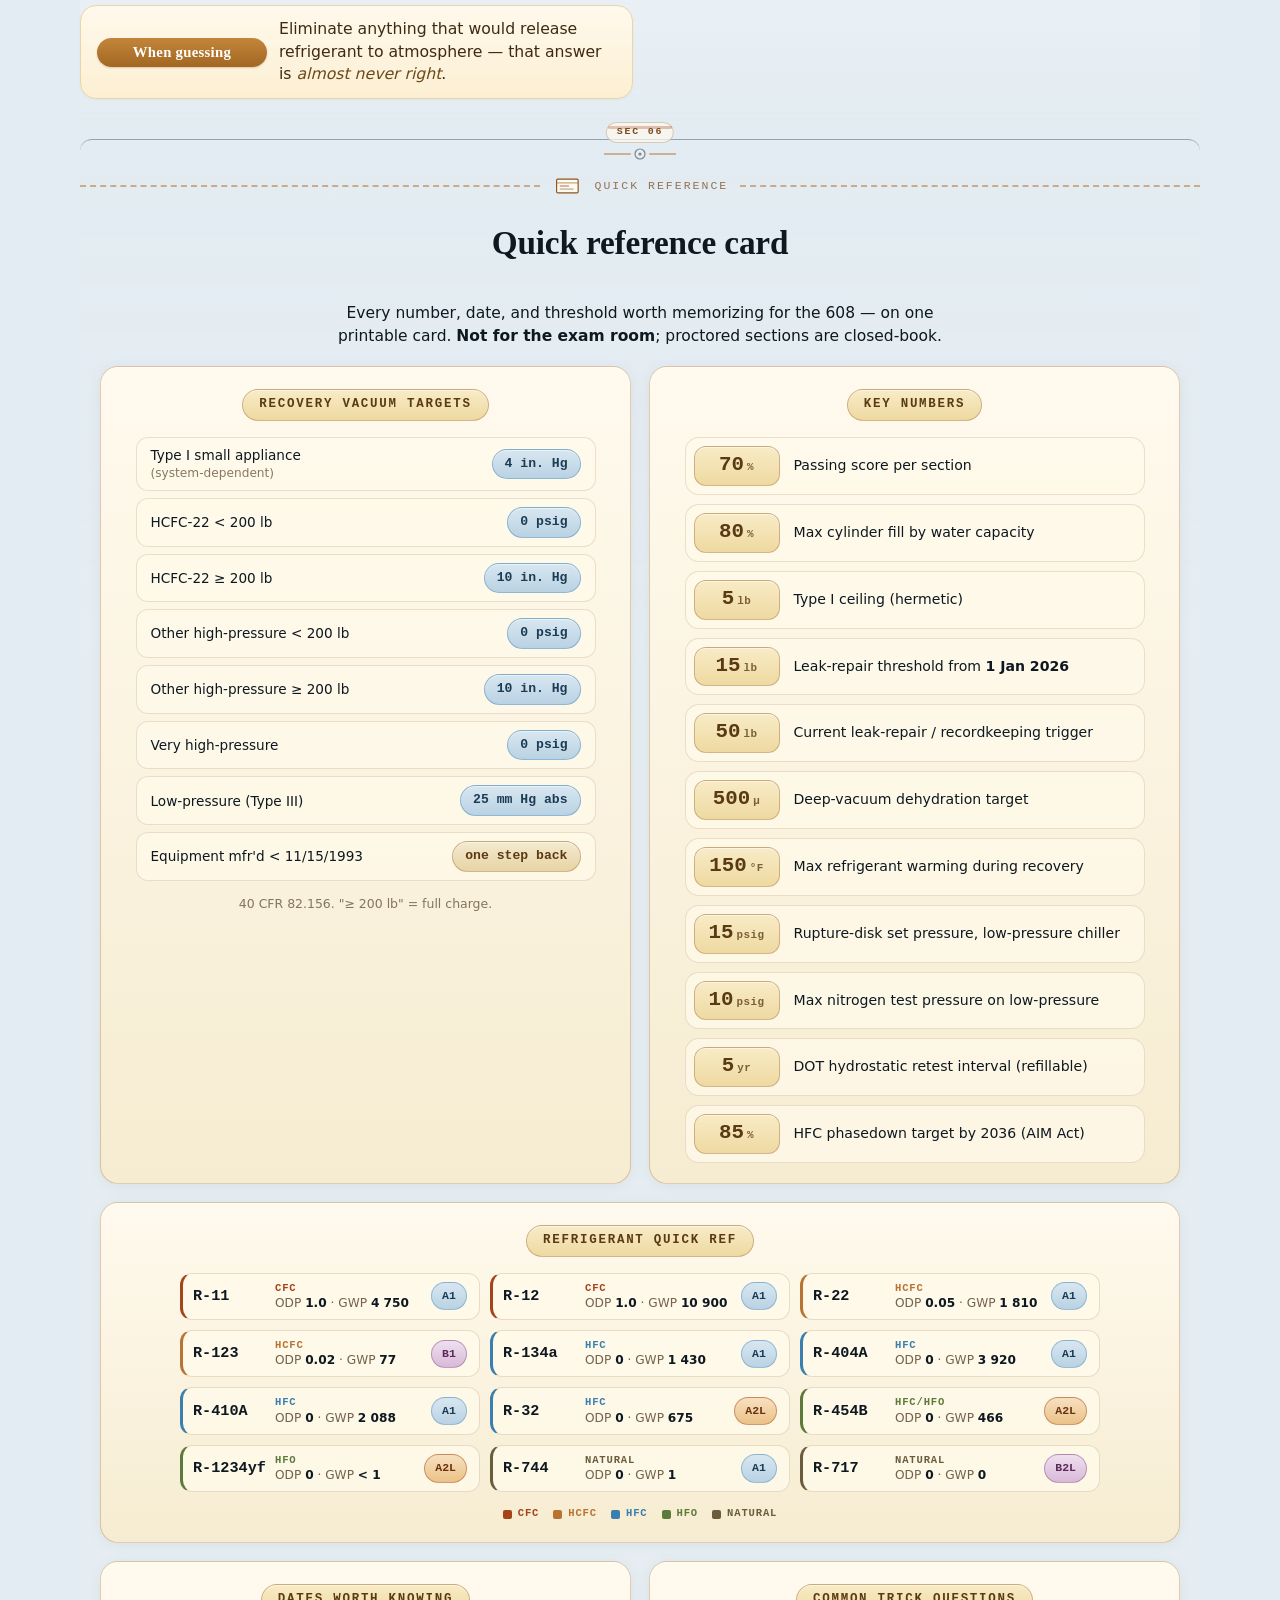
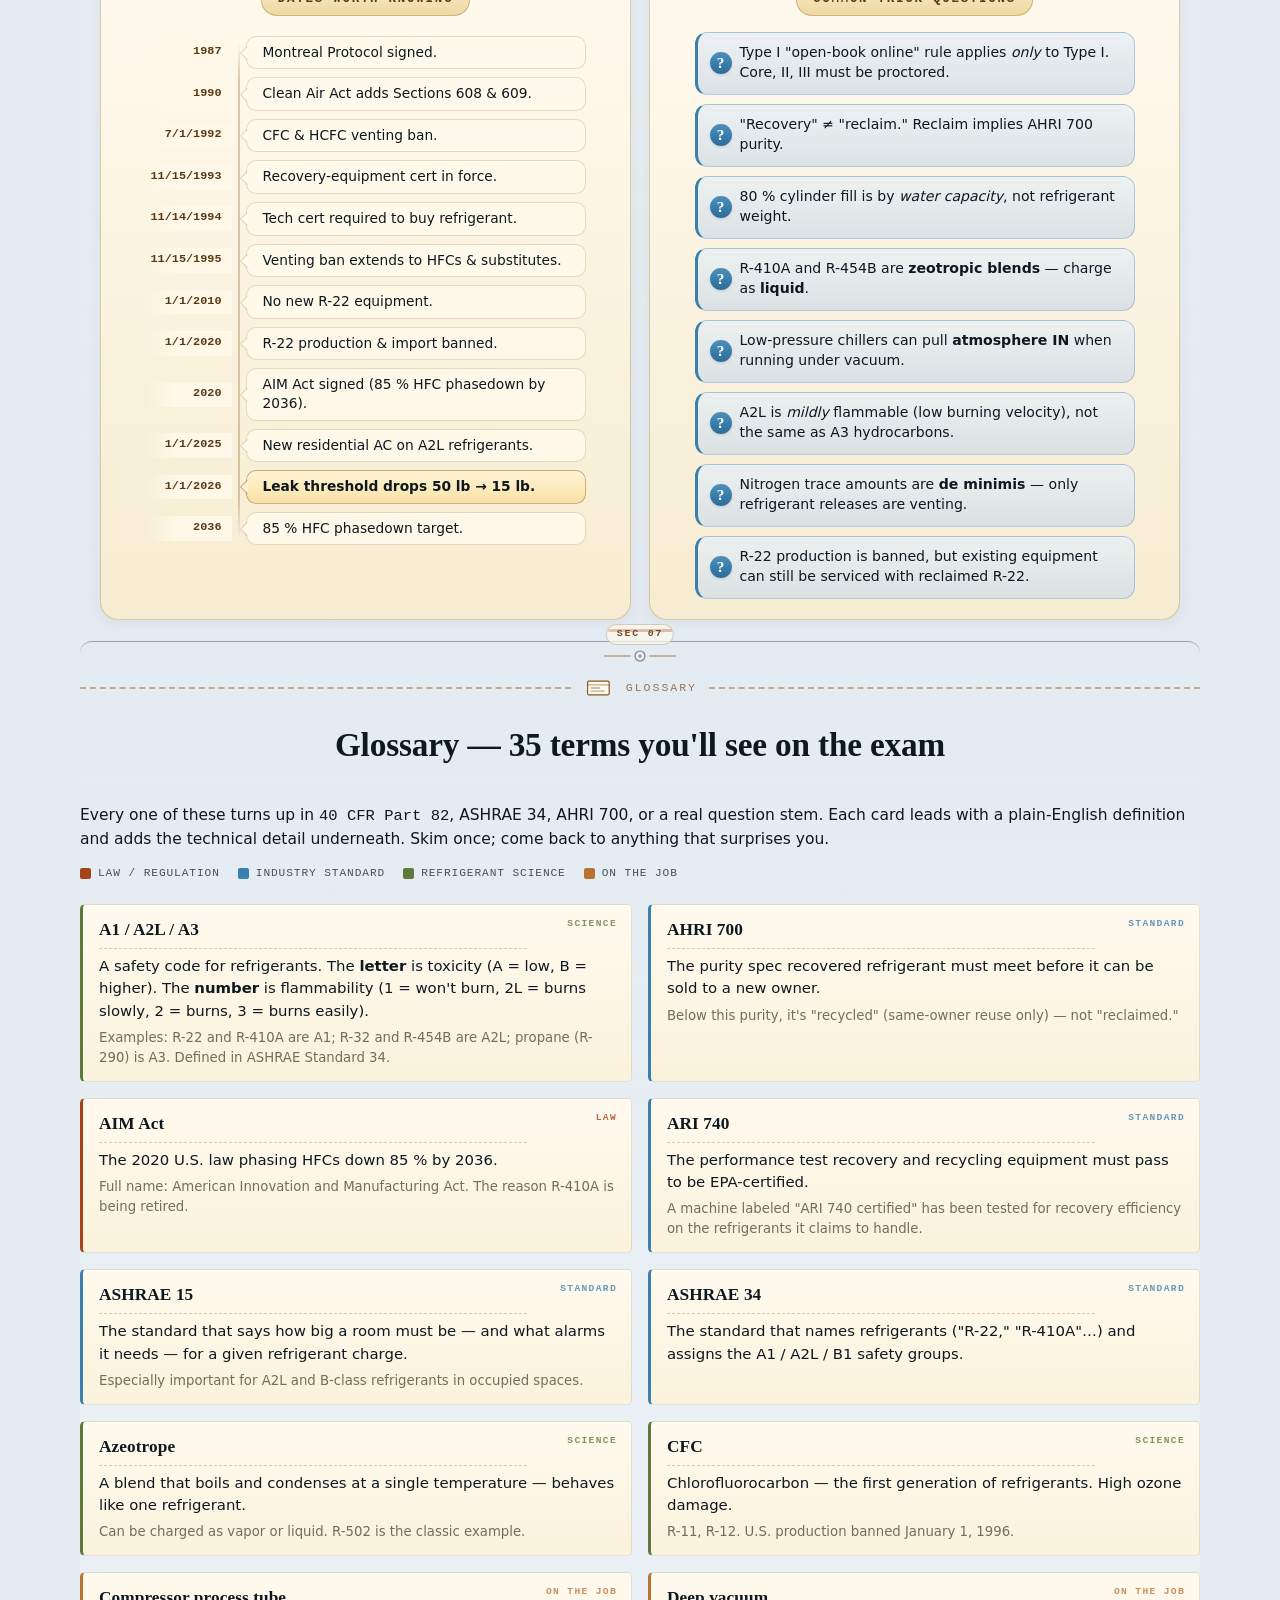
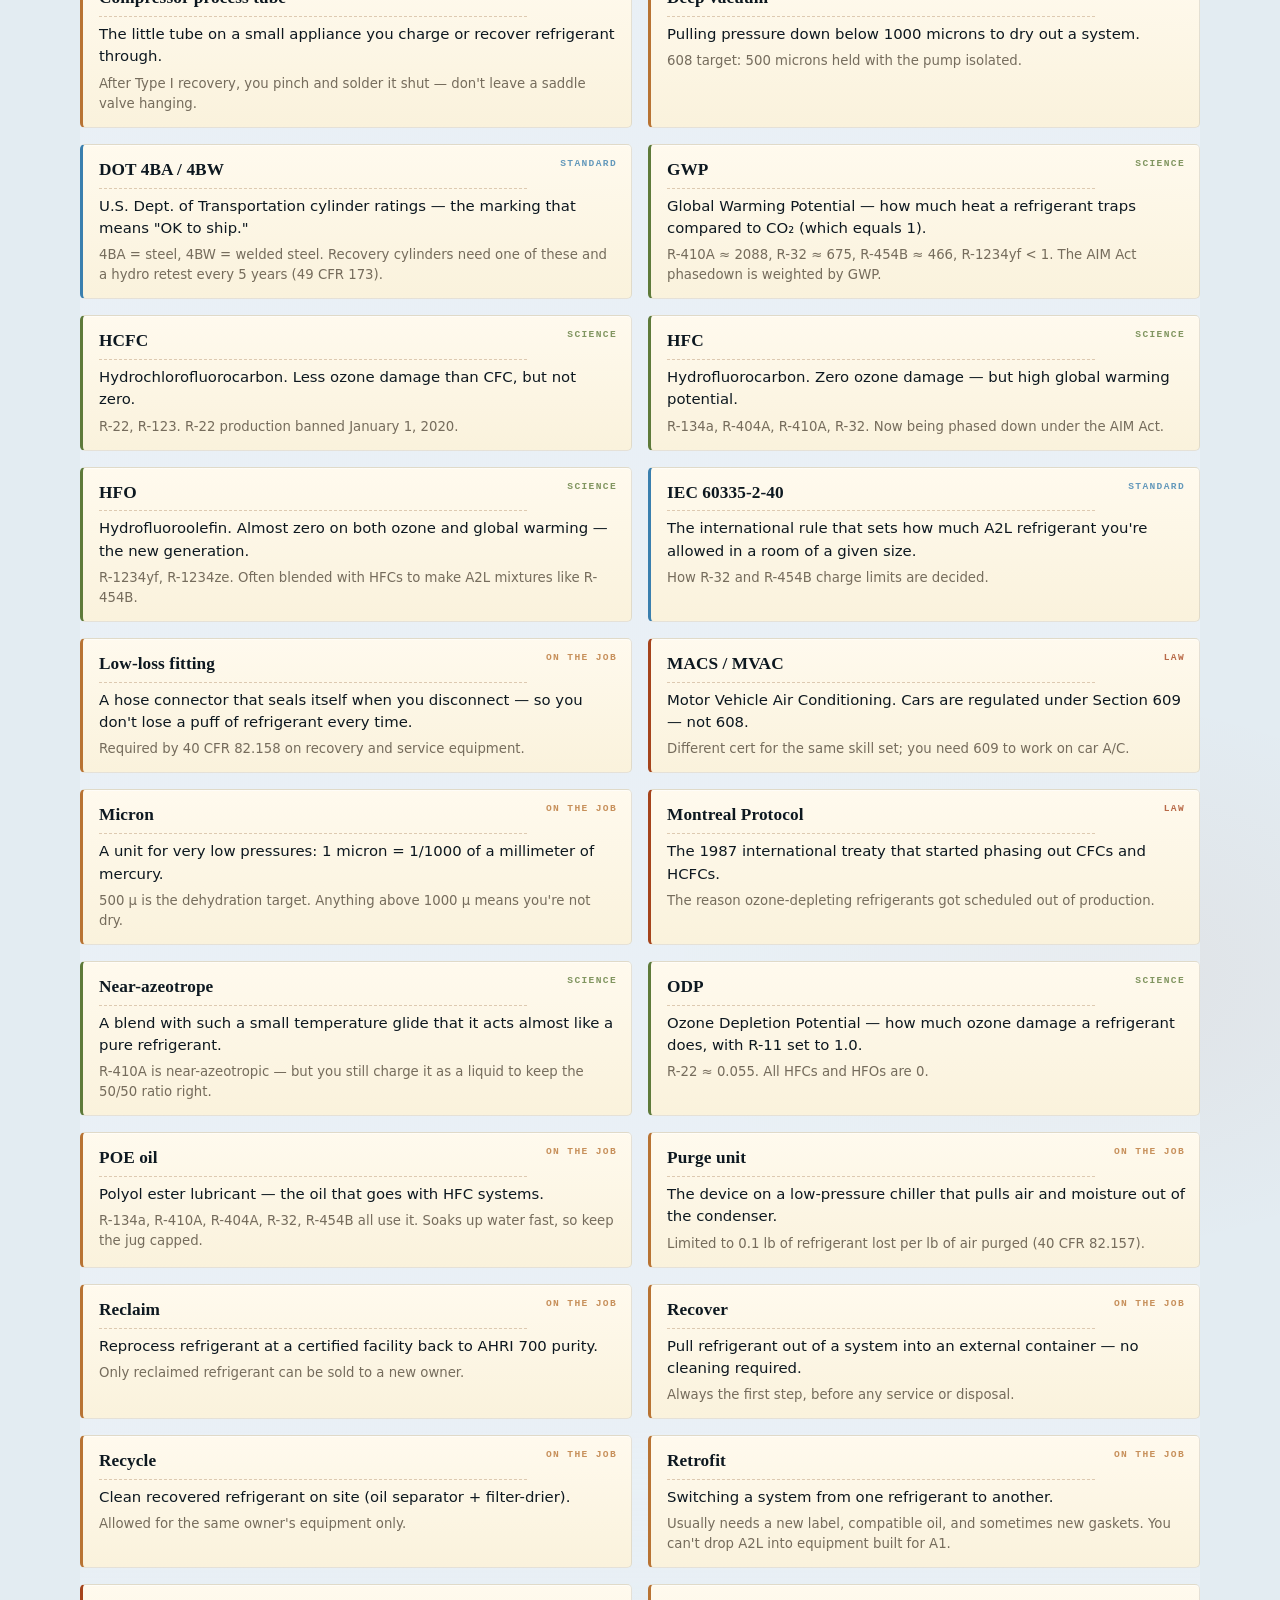
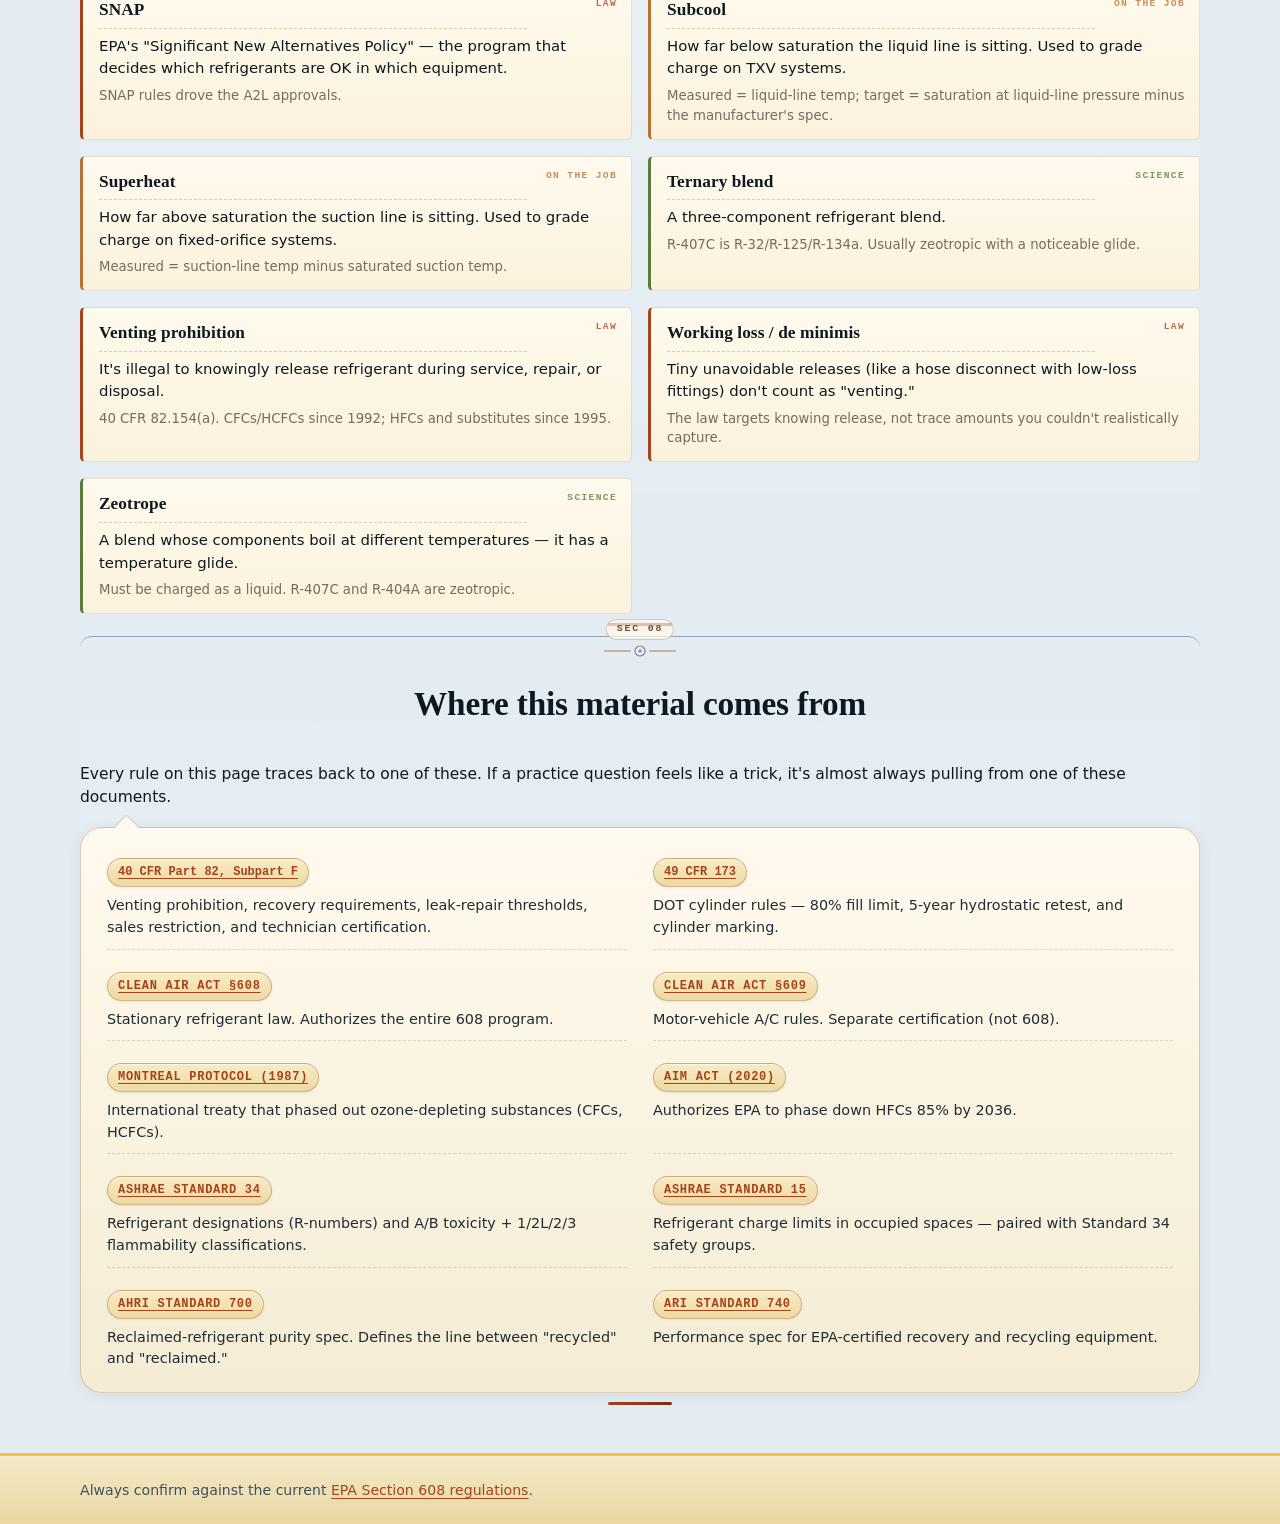
<file: study.html>
<!doctype html>
<html lang="en">
<head>
  <meta charset="utf-8">
  <meta name="viewport" content="width=device-width, initial-scale=1">
  <meta http-equiv="Content-Security-Policy" content="default-src 'self'; script-src 'self' 'unsafe-inline'; style-src 'self' 'unsafe-inline'; img-src 'self' data: https://images.unsplash.com; font-src 'self' data:; connect-src 'self'; form-action 'self'; frame-ancestors 'none'; base-uri 'self'; object-src 'none'">
  <meta name="referrer" content="strict-origin-when-cross-origin">
  <meta name="robots" content="index,follow">
  <meta name="googlebot" content="index,follow,max-snippet:-1,max-image-preview:large,max-video-preview:-1">

  <!-- Google Search Console — verified via HTML-tag method. -->
  <meta name="google-site-verification" content="J1SQXeSG9s6lRcwILQ0Rli2w-byoKEDBs0yGA85hP8Q">

  <!-- Bing/Yandex verification slots — see index.html for docs.
  <meta name="msvalidate.01" content="PASTE_BING_TOKEN">
  <meta name="yandex-verification" content="PASTE_YANDEX_TOKEN">
  -->

  <title>EPA 608 Study Guide + Quick Reference — recovery, leak rules, key numbers | Protean</title>
  <meta name="description" content="EPA Section 608 study guide with built-in quick reference card. Covers the four cert types, refrigerant handling, recovery pressures, leak-repair rules, ASHRAE safety groups, key numbers, dates, and the R-32 / R-454B / R-1234yf low-GWP era.">
  <meta name="keywords" content="EPA 608 study guide, Section 608 study, EPA 608 cheat sheet, EPA 608 reference, refrigerant handling, recovery procedures, leak repair, ASHRAE 34, A2L refrigerants, Type I Type II Type III Core, R-32, R-454B, key numbers, dates">
  <link rel="canonical" href="https://dmarkamado-gif.github.io/protean-608/study.html">

  <!-- Open Graph -->
  <meta property="og:type" content="article">
  <meta property="og:site_name" content="Protean">
  <meta property="og:title" content="EPA 608 Study Guide — refrigerants, recovery, leak rules">
  <meta property="og:description" content="Deep-dive study guide for the EPA Section 608 exam: four cert types, recovery pressures, leak-repair rules, ASHRAE safety groups, and the R-32 / R-454B era.">
  <meta property="og:url" content="https://dmarkamado-gif.github.io/protean-608/study.html">
  <meta property="og:image" content="https://dmarkamado-gif.github.io/protean-608/og-image.svg">
  <meta property="og:image:width" content="1200">
  <meta property="og:image:height" content="630">
  <meta property="og:locale" content="en_US">

  <!-- Twitter -->
  <meta name="twitter:card" content="summary_large_image">
  <meta name="twitter:title" content="EPA 608 Study Guide — Protean">
  <meta name="twitter:description" content="Deep-dive study guide for EPA Section 608 — refrigerants, recovery, leak rules, and the R-32 / R-454B era.">
  <meta name="twitter:image" content="https://dmarkamado-gif.github.io/protean-608/og-image.svg">

  <meta name="theme-color" content="#a5431b">
  <link rel="icon" type="image/svg+xml" href="og-image.svg">
  <link rel="stylesheet" href="styles.css">

  <script type="application/ld+json">
  {
    "@context": "https://schema.org",
    "@graph": [
      {
        "@type": "WebPage",
        "@id": "https://dmarkamado-gif.github.io/protean-608/study.html#webpage",
        "url": "https://dmarkamado-gif.github.io/protean-608/study.html",
        "name": "EPA 608 Study Guide — refrigerants, recovery, leak rules",
        "description": "Deep-dive study guide for the EPA Section 608 certification exam, covering refrigerants, recovery, leak repair, and the low-GWP era.",
        "isPartOf": { "@id": "https://dmarkamado-gif.github.io/protean-608/#website" },
        "inLanguage": "en-US",
        "breadcrumb": { "@id": "https://dmarkamado-gif.github.io/protean-608/study.html#breadcrumb" },
        "primaryImageOfPage": "https://dmarkamado-gif.github.io/protean-608/og-image.svg"
      },
      {
        "@type": "BreadcrumbList",
        "@id": "https://dmarkamado-gif.github.io/protean-608/study.html#breadcrumb",
        "itemListElement": [
          { "@type": "ListItem", "position": 1, "name": "Home", "item": "https://dmarkamado-gif.github.io/protean-608/" },
          { "@type": "ListItem", "position": 2, "name": "Study Guide", "item": "https://dmarkamado-gif.github.io/protean-608/study.html" }
        ]
      },
      {
        "@type": "Article",
        "headline": "EPA Section 608 Study Guide — the R-32 / R-454B era",
        "description": "Complete study guide for the EPA Section 608 refrigerant technician certification, covering Core, Type I, Type II, and Type III material plus the modern low-GWP refrigerants (R-32, R-454B, R-1234yf) and the AIM Act HFC phasedown.",
        "about": [
          "EPA Section 608",
          "Refrigerant handling",
          "Refrigerant recovery",
          "Leak repair requirements",
          "ASHRAE 34 safety classifications",
          "A2L refrigerants",
          "AIM Act HFC phasedown"
        ],
        "image": "https://dmarkamado-gif.github.io/protean-608/og-image.svg",
        "author": { "@id": "https://dmarkamado-gif.github.io/protean-608/#org" },
        "publisher": { "@id": "https://dmarkamado-gif.github.io/protean-608/#org" },
        "inLanguage": "en-US",
        "isAccessibleForFree": true,
        "mainEntityOfPage": { "@id": "https://dmarkamado-gif.github.io/protean-608/study.html#webpage" }
      },
      {
        "@type": "FAQPage",
        "mainEntity": [
          {
            "@type": "Question",
            "name": "How long does it take to study for the EPA 608?",
            "acceptedAnswer": {
              "@type": "Answer",
              "text": "Most people who already work in HVAC pass after 8–12 hours of focused prep. If you're new to refrigeration, plan on 20–30 hours spread over a couple of weeks: read a study guide cover to cover, drill flashcards, and take at least one full-length practice test per section. The full study guide on study.html is built to be skimmable in one sitting and re-readable section by section."
            }
          },
          {
            "@type": "Question",
            "name": "What's the difference between Type I, Type II, and Type III?",
            "acceptedAnswer": {
              "@type": "Answer",
              "text": "Type I covers small appliances — hermetically sealed systems with 5 lbs of refrigerant or less, like window ACs, refrigerators, and dehumidifiers. Type II covers high-pressure and very-high-pressure equipment: residential split systems, heat pumps, and supermarket racks. Type III covers low-pressure appliances, which in practice means centrifugal chillers running R-123 or R-11. Each type is a separate exam section — see study.html#type1, #type2, and #type3 for the full breakdown."
            }
          },
          {
            "@type": "Question",
            "name": "Do I need Universal certification or just one Type?",
            "acceptedAnswer": {
              "@type": "Answer",
              "text": "Only get the type you'll actually use. A residential service tech only needs Core + Type II. A vending or appliance-repair tech only needs Core + Type I. Universal (Core + I + II + III) is worth it if you'll touch chillers or want maximum flexibility on the job market — otherwise it's extra study time for sections you won't use."
            }
          },
          {
            "@type": "Question",
            "name": "What's a passing score on the 608?",
            "acceptedAnswer": {
              "@type": "Answer",
              "text": "70% on each section you sit for — Core, Type I, Type II, and Type III are scored independently. You only have to retake the sections you fail, not the whole exam. Test-day specifics are summarized at study.html#test-day."
            }
          },
          {
            "@type": "Question",
            "name": "Is the 608 exam open-book?",
            "acceptedAnswer": {
              "@type": "Answer",
              "text": "Only Type I, when taken online through an EPA-approved provider like Mainstream Engineering, is open-book. Core, Type II, and Type III must be proctored — either in-person or via an approved remote proctor — and are closed-book. Even on the open-book Type I, the questions are written so that flipping through a manual without understanding the material won't get you to 70%."
            }
          }
        ]
      }
    ]
  }
  </script>
</head>
<body class="study-page">
  <header class="site">
    <div class="inner">
      <a class="brand" href="index.html">
        <span class="brand-badge" aria-hidden="true">
          <svg viewBox="0 0 44 48" xmlns="http://www.w3.org/2000/svg">
            <defs>
              <linearGradient id="logoHex" x1="0" y1="0" x2="0" y2="1">
                <stop offset="0" stop-color="#e08148"/>
                <stop offset="0.45" stop-color="#a5431b"/>
                <stop offset="1" stop-color="#6b2708"/>
              </linearGradient>
              <linearGradient id="logoInner" x1="0" y1="0" x2="0" y2="1">
                <stop offset="0" stop-color="#fffaee"/>
                <stop offset="1" stop-color="#f0e2c1"/>
              </linearGradient>
            </defs>
            <polygon points="22,3 40,13 40,35 22,45 4,35 4,13" fill="url(#logoHex)" stroke="#1d1810" stroke-width="1.5" stroke-linejoin="round"/>
            <polygon points="22,3 40,13 22,23 4,13" fill="#fff" opacity="0.12"/>
            <polygon points="22,9 35,16 35,32 22,39 9,32 9,16" fill="url(#logoInner)" stroke="#3a2f22" stroke-width="0.9"/>
            <circle cx="16.5" cy="20" r="3.1" fill="#7ab89a" stroke="#1d1810" stroke-width="0.7"/>
            <circle cx="27.5" cy="20" r="3.1" fill="#8bbfc3" stroke="#1d1810" stroke-width="0.7"/>
            <circle cx="22" cy="29" r="3.1" fill="#e4536b" stroke="#1d1810" stroke-width="0.7"/>
            <text x="22" y="14.2" font-family="ui-monospace,monospace" font-size="2.4" font-weight="700" fill="#fdf1de" text-anchor="middle" letter-spacing="0.35">PROTEAN</text>
          </svg>
        </span>
        <span class="brand-text">
          <span class="brand-name">Protean</span>
          <span class="brand-tag">R-32 · R-454B · R-1234yf</span>
        </span>
      </a>
      <nav class="primary">
        <a href="index.html">Home</a>
        <a href="study.html" class="active">Study</a>
        <a href="flashcards.html">Flashcards</a>
        <a href="practice.html">Practice</a>
        <a href="tools.html">Tools</a>
        <a href="resources.html">Resources</a>
      </nav>
      <div id="stats-bar"></div>
    </div>
  </header>

  <main class="container">
    <section class="hero">
      <div class="hero-split">
        <div>
          <h1>Study guide</h1>
          <div class="last-reviewed" title="Next review · October 2026">Last reviewed · April 2026</div>
          <p class="lead">The material the 608 actually tests you on, in plain language — with a printable <a href="#quick-ref">quick-reference card</a> built in. Skim cover to cover, then hit the practice quiz. Come back to any section you keep tripping on.</p>
          <p class="small muted">Core covers everyone. Type sections are specific to the kind of equipment you'll handle. Pick based on your goal — or read all four if you're going for Universal.</p>
          <div class="cta hero-cta">
            <a class="btn primary" href="practice.html">Jump to practice quiz →</a>
            <a class="btn" href="#quick-ref">Quick reference card</a>
            <a class="btn" href="flashcards.html">Flip flashcards</a>
          </div>
        </div>
        <aside class="study-brief">
          <div class="study-brief-head">
            <span class="study-brief-eyebrow">at a glance</span>
            <h2 class="study-brief-title">What's in this guide</h2>
          </div>
          <ul class="study-brief-list">
            <li><a href="#core"><strong>Core</strong></a> — the law, safety, the Three Rs, cylinders</li>
            <li><a href="#type1"><strong>Type I</strong></a> — small appliances (≤ 5 lb)</li>
            <li><a href="#type2"><strong>Type II</strong></a> — high-pressure A/C &amp; heat pumps</li>
            <li><a href="#type3"><strong>Type III</strong></a> — low-pressure centrifugal chillers</li>
            <li><a href="#test-day"><strong>Test-day tips</strong></a> — what to expect, what to bring</li>
          </ul>
          <dl class="study-brief-stats">
            <div><dt>Read time</dt><dd>~45 min cover-to-cover</dd></div>
            <div><dt>Question bank</dt><dd>104 practice + 100 flashcards</dd></div>
            <div><dt>Last updated</dt><dd>April 2026 — R-32 / R-454B era</dd></div>
          </dl>
        </aside>
      </div>
    </section>


    <section class="block study-section sect-core" id="core">
      <h2>
        <span class="section-icon" aria-hidden="true">
          <svg viewBox="0 0 40 40">
            <circle cx="20" cy="20" r="15" fill="none" stroke="currentColor" stroke-width="2"/>
            <path d="M 20 8 A 12 12 0 0 1 32 20" fill="none" stroke="currentColor" stroke-width="2.5" stroke-linecap="round"/>
            <polygon points="32,20 28,16 28,24" fill="currentColor"/>
            <path d="M 20 32 A 12 12 0 0 1 8 20" fill="none" stroke="currentColor" stroke-width="2.5" stroke-linecap="round"/>
            <polygon points="8,20 12,24 12,16" fill="currentColor"/>
          </svg>
        </span>Core
      </h2>
      <p><span class="sect-badge">foundation · everyone takes it</span></p>

      <h3>Ozone depletion &amp; the atmosphere</h3>
      <p>The <strong>stratospheric ozone layer</strong> absorbs harmful UV-B radiation. Chlorine atoms released from CFCs and HCFCs destroy ozone molecules — a single chlorine atom can destroy thousands of ozone molecules before being deactivated.</p>
      <p>Two measures of refrigerant environmental impact:</p>
      <ul class="core-bubble-list">
        <li><span class="core-bpill">ODP</span><span class="core-bdesc"><em>Ozone Depletion Potential</em> — R-11 is the baseline at <b>1.0</b>.</span></li>
        <li><span class="core-bpill">GWP</span><span class="core-bdesc"><em>Global Warming Potential</em> — CO₂ is the baseline at <b>1.0</b>.</span></li>
      </ul>
      <div class="callout"><strong>Likely question:</strong> HFCs have <em>zero</em> ODP (no chlorine) but high GWP. HFOs have near-zero of both.</div>

      <h3>Laws &amp; treaties</h3>
      <ul class="core-bubble-list">
        <li><span class="core-bpill">Montreal Protocol <em>1987</em></span><span class="core-bdesc">International treaty phasing out ozone-depleting substances (CFCs, HCFCs).</span></li>
        <li><span class="core-bpill">Clean Air Act §608</span><span class="core-bdesc">U.S. law regulating refrigerant use in <em>stationary</em> equipment.</span></li>
        <li><span class="core-bpill">Clean Air Act §609</span><span class="core-bdesc">Regulates <em>motor vehicle</em> air conditioning. Separate certification.</span></li>
        <li><span class="core-bpill">AIM Act <em>2020</em></span><span class="core-bdesc">Authorizes EPA to phase down HFCs 85 % by 2036.</span></li>
      </ul>

      <h3>Refrigerant classifications</h3>
      <ul class="core-class-grid">
        <li class="core-class cls-cfc">
          <div class="core-class-head"><span class="core-class-name">CFC</span><span class="core-class-odp core-odp-high">ODP high</span></div>
          <div class="core-class-contains">contains <b>Cl, F, C</b></div>
          <div class="core-class-examples">R-11 · R-12 · R-502</div>
          <div class="core-class-status">Production banned <b>1996</b></div>
        </li>
        <li class="core-class cls-hcfc">
          <div class="core-class-head"><span class="core-class-name">HCFC</span><span class="core-class-odp core-odp-low">ODP lower</span></div>
          <div class="core-class-contains">contains <b>H, Cl, F, C</b></div>
          <div class="core-class-examples">R-22 · R-123</div>
          <div class="core-class-status">R-22 production banned <b>2020</b></div>
        </li>
        <li class="core-class cls-hfc">
          <div class="core-class-head"><span class="core-class-name">HFC</span><span class="core-class-odp core-odp-zero">ODP zero</span></div>
          <div class="core-class-contains">contains <b>H, F, C</b></div>
          <div class="core-class-examples">R-134a · R-410A · R-404A</div>
          <div class="core-class-status">Phasing down (AIM Act)</div>
        </li>
        <li class="core-class cls-hfo">
          <div class="core-class-head"><span class="core-class-name">HFO</span><span class="core-class-odp core-odp-zero">ODP zero</span></div>
          <div class="core-class-contains">contains <b>H, F, C</b> (unsaturated)</div>
          <div class="core-class-examples">R-1234yf · R-1234ze</div>
          <div class="core-class-status">Preferred replacements</div>
        </li>
      </ul>

      <h3>Safety groups (ASHRAE Standard 34)</h3>
      <p>Two letters: toxicity (A = low, B = higher) and flammability (1 = none, 2L = mild, 2 = moderate, 3 = high).</p>
      <ul class="core-bubble-list core-safety-list">
        <li><span class="core-bpill core-sg-a1">A1</span><span class="core-bdesc">low toxicity, no flame propagation <em>— R-22, R-134a, R-410A</em></span></li>
        <li><span class="core-bpill core-sg-a2l">A2L</span><span class="core-bdesc">mildly flammable, lower toxicity <em>— R-32, R-1234yf</em></span></li>
        <li><span class="core-bpill core-sg-b1">B1</span><span class="core-bdesc">higher toxicity, no flame propagation <em>— R-123</em></span></li>
      </ul>
      <div class="callout"><strong>Going deeper:</strong> R-32, R-454B, and R-1234yf are replacing R-410A in new equipment built after Jan 1, 2025. The handling rules, A2L-rated tools, brazing precautions, and AIM Act timeline are all on the dedicated <a href="a2l.html">A2L refrigerants &amp; the AIM Act</a> page.</div>

      <h3>The venting prohibition</h3>
      <p>Since <strong>July 1, 1992</strong> (CFC/HCFC) and <strong>November 15, 1995</strong> (HFC/other substitutes), knowingly releasing refrigerant during service, maintenance, repair, or disposal is prohibited.</p>
      <p><strong>Exceptions (de minimis):</strong></p>
      <ul class="core-bubble-list core-plain-list">
        <li><span class="core-bpill core-bpill-tight">Good-faith</span><span class="core-bdesc">Small releases associated with good-faith recovery.</span></li>
        <li><span class="core-bpill core-bpill-tight">Purging</span><span class="core-bdesc">Releases from purging hoses or connections.</span></li>
        <li><span class="core-bpill core-bpill-tight">Leak test</span><span class="core-bdesc">Mixtures of refrigerant and nitrogen used for leak testing.</span></li>
      </ul>

      <h3>Three Rs: Recover, Recycle, Reclaim</h3>
      <ul class="core-bubble-list core-rs-list">
        <li>
          <div class="core-rs-head"><span class="core-bpill">Recover</span><span class="core-subpill core-sub-onsite">On-site</span></div>
          <span class="core-bdesc">Remove refrigerant from a system and store it in an external container — no cleaning or testing.</span>
        </li>
        <li>
          <div class="core-rs-head"><span class="core-bpill">Recycle</span><span class="core-subpill core-sub-onsite">On-site</span></div>
          <span class="core-bdesc">Clean refrigerant with oil separation and filter-drier passes. Intended for the <em>same owner's</em> equipment.</span>
        </li>
        <li>
          <div class="core-rs-head"><span class="core-bpill">Reclaim</span><span class="core-subpill core-sub-offsite">Off-site</span></div>
          <span class="core-bdesc">Reprocess refrigerant to meet <strong>AHRI Standard 700</strong> (new-product spec). Only reclaimed refrigerant may be <em>resold</em>.</span>
        </li>
      </ul>

      <h3>Evacuation (recovery) requirements</h3>
      <p>For equipment manufactured on or after <strong>November 15, 1993</strong>, you must evacuate to specific vacuum levels unless the unit is leaking and cannot reach them.</p>
      <ul class="core-bubble-list core-vac-list">
        <li><span class="core-bpill core-bp-type core-bp-t1">Type I</span><span class="core-bdesc">Small appliances — <b>90 %</b> recovery efficiency (80 % if compressor is non-operational) — or achieve <b>4 in. Hg</b> vacuum.</span></li>
        <li><span class="core-bpill core-bp-type core-bp-t2">Type II &lt;200 lb</span><span class="core-bdesc">High-pressure — <b>0 psig</b>.</span></li>
        <li><span class="core-bpill core-bp-type core-bp-t2">Type II ≥200 lb</span><span class="core-bdesc">High-pressure — <b>10 in. Hg</b> vacuum.</span></li>
        <li><span class="core-bpill core-bp-type core-bp-t3">Type III</span><span class="core-bdesc">Low-pressure — <b>25 mm Hg</b> absolute (<b>29 in. Hg</b> vacuum).</span></li>
      </ul>
      <div class="callout"><strong>Likely question:</strong> If a system is leaking and can't hold the required vacuum, you only have to recover to 0 psig before opening it.</div>

      <h3>Leak repair requirements</h3>
      <p>For appliances with 50 lbs or more of refrigerant, a leak exceeding the applicable annual leak rate must be repaired (or the appliance retrofitted/retired):</p>
      <ul class="core-bubble-list core-leak-list">
        <li><span class="core-bpill core-bp-leak">Commercial refrigeration</span><span class="core-bdesc"><b>20 %</b> / year <em>(previously 35 %)</em></span></li>
        <li><span class="core-bpill core-bp-leak">Industrial process</span><span class="core-bdesc"><b>30 %</b> / year</span></li>
        <li><span class="core-bpill core-bp-leak">Comfort cooling &amp; all others</span><span class="core-bdesc"><b>10 %</b> / year</span></li>
      </ul>
      <ul class="core-bubble-list">
        <li><span class="core-bpill">Verify</span><span class="core-bdesc">Initial verification test after repair, then a follow-up verification test.</span></li>
        <li><span class="core-bpill">Recordkeeping</span><span class="core-bdesc">Records of leak rate, repair, and verification must be kept.</span></li>
      </ul>

      <h3>Sales restriction</h3>
      <ul class="core-bubble-list">
        <li><span class="core-bpill">Who may buy</span><span class="core-bdesc">Only <b>EPA-certified technicians</b> may purchase regulated refrigerant.</span></li>
        <li><span class="core-bpill">HFCs</span><span class="core-bdesc">The sales restriction also applies to <b>HFCs</b> under the AIM Act — except small cans under <b>2 lb</b> with self-sealing valves for MVAC.</span></li>
      </ul>

      <h3>Refrigerant cylinders</h3>
      <ul class="core-bubble-list core-cyl-list">
        <li><span class="core-bpill core-bp-cyl">80 % rule</span><span class="core-bdesc"><b>Never fill above 80 %</b> of the cylinder's water capacity — liquid refrigerant expands with temperature.</span></li>
        <li><span class="core-bpill core-bp-cyl">Recovery tank</span><span class="core-bdesc"><b>Gray body, yellow top</b> (DOT 4BA / 4BW) — hydrostatic test every <b>5 years</b>.</span></li>
        <li><span class="core-bpill core-bp-cyl">Disposable</span><span class="core-bdesc">May <b>not</b> be refilled — it's a DOT violation.</span></li>
        <li><span class="core-bpill core-bp-cyl">DOT label</span><span class="core-bdesc">Ship as <em>"Refrigerant gas, n.o.s., 2.2."</em></span></li>
      </ul>

      <h3>Safety</h3>
      <ul class="core-bubble-list core-safety2-list">
        <li><span class="core-bpill core-bp-safety">Asphyxiation</span><span class="core-bdesc">Refrigerants are heavier than air — displace oxygen in low areas.</span></li>
        <li><span class="core-bpill core-bp-safety">Open flame</span><span class="core-bdesc">Decomposes into <b>phosgene, hydrofluoric acid, hydrochloric acid</b> — highly toxic.</span></li>
        <li><span class="core-bpill core-bp-safety">Pressure test</span><span class="core-bdesc">Never use oxygen or compressed air — use <b>dry nitrogen</b>.</span></li>
        <li><span class="core-bpill core-bp-safety">PPE</span><span class="core-bdesc">Safety glasses and butyl-lined gloves. Liquid refrigerant on skin causes <em>frostbite</em>.</span></li>
      </ul>

      <h3>Recovery equipment</h3>
      <ul class="core-bubble-list">
        <li><span class="core-bpill">ARI 740</span><span class="core-bdesc">Equipment manufactured on or after <b>Nov 15, 1993</b> must be EPA-certified to ARI 740 standards.</span></li>
        <li><span class="core-bpill">Match type</span><span class="core-bdesc">Techs must use certified equipment <em>matched to the refrigerant type</em>.</span></li>
      </ul>
    </section>

    <section class="block study-section sect-t1" id="type1">
      <h2>
        <span class="section-icon" aria-hidden="true">
          <svg viewBox="0 0 40 40">
            <rect x="5" y="10" width="30" height="22" fill="none" stroke="currentColor" stroke-width="2" rx="1.5"/>
            <line x1="5" y1="16" x2="35" y2="16" stroke="currentColor" stroke-width="1.5"/>
            <g stroke="currentColor" stroke-width="1.2">
              <line x1="10" y1="20" x2="30" y2="20"/>
              <line x1="10" y1="24" x2="30" y2="24"/>
              <line x1="10" y1="28" x2="30" y2="28"/>
            </g>
            <circle cx="31" cy="13" r="1" fill="currentColor"/>
          </svg>
        </span>Type I — Small Appliances
      </h2>
      <p><span class="sect-badge">small &amp; sealed · ≤5 lb charge</span></p>

      <h3>What qualifies</h3>
      <p>Fully manufactured, hermetically sealed, factory-charged systems containing <strong>5 lbs or less</strong> of refrigerant:</p>
      <ul class="core-bubble-list">
        <li><span class="core-bpill core-bp-type core-bp-t1">Refrigerators</span><span class="core-bdesc">Household refrigerators and freezers.</span></li>
        <li><span class="core-bpill core-bp-type core-bp-t1">Window A/C</span><span class="core-bdesc">Window units and packaged terminal A/C (PTAC).</span></li>
        <li><span class="core-bpill core-bp-type core-bp-t1">Vending &amp; coolers</span><span class="core-bdesc">Vending machines, water coolers, dehumidifiers.</span></li>
        <li><span class="core-bpill core-bp-type core-bp-t1">Small heat pumps</span><span class="core-bdesc">Heat pumps under the <b>5 lb</b> charge threshold.</span></li>
      </ul>

      <h3>Recovery requirements</h3>
      <ul class="core-bubble-list">
        <li><span class="core-bpill">Self-contained</span><span class="core-bdesc"><em>Active recovery.</em> Achieve <b>90 %</b> of refrigerant (<b>80 %</b> if compressor inoperative) or <b>4 in. Hg</b> vacuum.</span></li>
        <li><span class="core-bpill">System-dependent</span><span class="core-bdesc"><em>Passive recovery.</em> <b>4 in. Hg</b> after two separate access points.</span></li>
        <li><span class="core-bpill core-bpill-tight">Only here</span><span class="core-bdesc">System-dependent recovery is <em>only</em> allowed for small appliances.</span></li>
      </ul>

      <h3>Access methods</h3>
      <ul class="core-bubble-list">
        <li><span class="core-bpill">Saddle valves</span><span class="core-bdesc">Piercing-type, commonly installed on the process tube for recovery access.</span></li>
        <li><span class="core-bpill">Pinch &amp; braze</span><span class="core-bdesc">After service, the process stub must be <b>pinched off and brazed</b> shut — not left with the saddle valve.</span></li>
      </ul>

      <h3>Disposal</h3>
      <ul class="core-bubble-list">
        <li><span class="core-bpill core-bp-type core-bp-t1">Last in chain</span><span class="core-bdesc">The final person in the disposal chain is responsible for ensuring refrigerant is recovered <em>before the appliance is scrapped</em>.</span></li>
        <li><span class="core-bpill core-bp-type core-bp-t1">Signed statement</span><span class="core-bdesc">A signed statement from the previous party attesting that recovery was performed may be accepted.</span></li>
      </ul>
    </section>

    <section class="block study-section sect-t2" id="type2">
      <h2>
        <span class="section-icon" aria-hidden="true">
          <svg viewBox="0 0 40 40">
            <circle cx="20" cy="20" r="14" fill="none" stroke="currentColor" stroke-width="2"/>
            <circle cx="20" cy="20" r="1.8" fill="currentColor"/>
            <line x1="20" y1="20" x2="28" y2="12" stroke="currentColor" stroke-width="2" stroke-linecap="round"/>
            <g stroke="currentColor" stroke-width="1.3" stroke-linecap="round">
              <line x1="20" y1="7" x2="20" y2="10"/>
              <line x1="33" y1="20" x2="30" y2="20"/>
              <line x1="7" y1="20" x2="10" y2="20"/>
              <line x1="11" y1="11" x2="13" y2="13"/>
              <line x1="29" y1="11" x2="27" y2="13"/>
            </g>
          </svg>
        </span>Type II — High-Pressure
      </h2>
      <p><span class="sect-badge">high pressure · the everyday cert</span></p>

      <h3>What qualifies</h3>
      <p>Equipment that uses a refrigerant with a boiling point between <strong>-50 °C and 10 °C</strong> at atmospheric pressure — high-pressure refrigerants like R-22, R-410A, R-404A, R-134a, R-407C. Examples:</p>
      <ul class="core-bubble-list">
        <li><span class="core-bpill core-bp-type core-bp-t2">Residential</span><span class="core-bdesc">Central A/C and heat pumps.</span></li>
        <li><span class="core-bpill core-bp-type core-bp-t2">Supermarket</span><span class="core-bdesc">Supermarket refrigeration racks.</span></li>
        <li><span class="core-bpill core-bp-type core-bp-t2">Ice machines</span><span class="core-bdesc">Commercial ice machines.</span></li>
        <li><span class="core-bpill core-bp-type core-bp-t2">Reach-ins</span><span class="core-bdesc">Reach-in coolers and freezers over <b>5 lbs</b>.</span></li>
      </ul>
      <p>Very-high-pressure (R-410A, R-13, R-503) is grouped with Type II on the exam.</p>

      <h3>Recovery vacuum targets</h3>
      <ul class="core-bubble-list">
        <li><span class="core-bpill core-bp-type core-bp-t2">&lt; 200 lbs</span><span class="core-bdesc">High-pressure — <b>0 psig</b>.</span></li>
        <li><span class="core-bpill core-bp-type core-bp-t2">≥ 200 lbs</span><span class="core-bdesc">High-pressure — <b>10 in. Hg</b> vacuum.</span></li>
        <li><span class="core-bpill core-bp-type core-bp-t2">Very-high</span><span class="core-bdesc">Very-high-pressure — <b>0 psig</b>.</span></li>
      </ul>

      <h3>Leak detection</h3>
      <ul class="core-bubble-list">
        <li><span class="core-bpill">Electronic</span><span class="core-bdesc">Fast, but false-trips near cleaners and solvents.</span></li>
        <li><span class="core-bpill">Ultrasonic</span><span class="core-bdesc">Catches leaks by sound; helpful in noisy plant rooms <em>only if tuned</em>.</span></li>
        <li><span class="core-bpill">Soap bubbles</span><span class="core-bdesc">Cheap and reliable — won't find small leaks.</span></li>
        <li><span class="core-bpill">Halide torch</span><span class="core-bdesc">Old. Detects <em>Cl-based</em> refrigerants only (not HFCs).</span></li>
        <li><span class="core-bpill">UV dye</span><span class="core-bdesc">Fluorescent dye + UV light — persistent, good for intermittent leaks.</span></li>
        <li><span class="core-bpill">Standing test</span><span class="core-bdesc">Dry nitrogen (<em>never O₂</em>) with a small trace of refrigerant.</span></li>
      </ul>

      <h3>Dehydration (evacuation)</h3>
      <ul class="core-bubble-list">
        <li><span class="core-bpill">Why</span><span class="core-bdesc">After repair and before recharging, evacuate to remove <em>moisture and non-condensables</em>.</span></li>
        <li><span class="core-bpill">Target</span><span class="core-bdesc"><b>500 microns</b> is the typical field target.</span></li>
        <li><span class="core-bpill">Hold test</span><span class="core-bdesc">A deep vacuum of <b>500 microns held for 10 minutes</b> with the pump isolated indicates the system is dry and tight.</span></li>
      </ul>

      <h3>Retrofits</h3>
      <ul class="core-bubble-list">
        <li><span class="core-bpill">R-22 swap</span><span class="core-bdesc">→ R-407C or R-422 series for existing equipment (mineral oil → POE usually required).</span></li>
        <li><span class="core-bpill">Charge liquid</span><span class="core-bdesc">Never top off a blended refrigerant with vapor — charge as liquid to preserve the blend ratio (critical for R-410A, R-407C). Never mix refrigerant types.</span></li>
        <li><span class="core-bpill">Zeotropic</span><span class="core-bdesc"><em>400 series.</em> Have temperature glide — always charge as liquid.</span></li>
        <li><span class="core-bpill">Azeotropic</span><span class="core-bdesc"><em>500 series.</em> Behave like a single refrigerant — no glide.</span></li>
      </ul>
    </section>

    <section class="block study-section sect-t3" id="type3">
      <h2>
        <span class="section-icon" aria-hidden="true">
          <svg viewBox="0 0 40 40">
            <g stroke="currentColor" stroke-width="2" stroke-linecap="round" fill="none">
              <line x1="20" y1="6" x2="20" y2="34"/>
              <line x1="6" y1="20" x2="34" y2="20"/>
              <line x1="10" y1="10" x2="30" y2="30"/>
              <line x1="30" y1="10" x2="10" y2="30"/>
            </g>
            <g stroke="currentColor" stroke-width="1.4" fill="none">
              <polyline points="17,9 20,6 23,9"/>
              <polyline points="17,31 20,34 23,31"/>
              <polyline points="9,17 6,20 9,23"/>
              <polyline points="31,17 34,20 31,23"/>
            </g>
          </svg>
        </span>Type III — Low-Pressure
      </h2>
      <p><span class="sect-badge">low pressure · vacuum-side chillers</span></p>

      <h3>What qualifies</h3>
      <p>Equipment using refrigerant with a <strong>boiling point above 10 °C</strong> at atmospheric pressure. Examples:</p>
      <ul class="core-bubble-list">
        <li><span class="core-bpill core-bp-type core-bp-t3">Refrigerants</span><span class="core-bdesc">R-11, R-113, R-123.</span></li>
        <li><span class="core-bpill core-bp-type core-bp-t3">Equipment</span><span class="core-bdesc">Large centrifugal chillers.</span></li>
      </ul>
      <ul class="core-bubble-list">
        <li><span class="core-bpill core-bp-type core-bp-t3">Vacuum side</span><span class="core-bdesc">Low-pressure systems operate in a <b>vacuum</b> on the low side — any leak pulls <em>air and moisture in</em>, not refrigerant out.</span></li>
      </ul>

      <h3>Recovery target</h3>
      <ul class="core-bubble-list">
        <li><span class="core-bpill core-bp-type core-bp-t3">Target</span><span class="core-bdesc"><b>25 mm Hg absolute</b> (≈ <b>29 in. Hg</b> vacuum).</span></li>
      </ul>

      <h3>Purge units</h3>
      <ul class="core-bubble-list">
        <li><span class="core-bpill">Why</span><span class="core-bdesc">Low-pressure systems run under vacuum, so air and moisture collect in the condenser.</span></li>
        <li><span class="core-bpill">What it does</span><span class="core-bdesc">A <b>purge unit</b> removes non-condensables.</span></li>
        <li><span class="core-bpill">Efficiency</span><span class="core-bdesc">Modern (high-efficiency) purge units lose less than <b>0.1 lb of refrigerant per lb of air purged</b>.</span></li>
      </ul>

      <h3>Water box &amp; pressure</h3>
      <ul class="core-bubble-list">
        <li><span class="core-bpill">Warm it up</span><span class="core-bdesc">To speed recovery, warm the refrigerant to <b>no more than 150 °F</b> — heating blankets only, never an open flame.</span></li>
        <li><span class="core-bpill">Rupture disk</span><span class="core-bdesc">Set at <b>15 psig</b> — protects low-pressure vessels from overpressure.</span></li>
        <li><span class="core-bpill">Watch it</span><span class="core-bdesc">During recovery, watch the disk — pressure rising toward <b>15 psig</b> means non-condensables are building up.</span></li>
      </ul>

      <h3>Leak testing low-pressure systems</h3>
      <ul class="core-bubble-list">
        <li><span class="core-bpill">Max pressure</span><span class="core-bdesc">Pressure-test at no more than <b>10 psig</b> — over-pressurizing can <em>rupture the vessel</em>.</span></li>
        <li><span class="core-bpill">Gas</span><span class="core-bdesc">Use nitrogen (with a small trace of refrigerant if needed).</span></li>
      </ul>
    </section>

    <section class="block study-section" id="test-day">
      <h2>
        <span class="section-icon" aria-hidden="true">
          <svg viewBox="0 0 40 40">
            <rect x="9" y="6" width="22" height="30" rx="1.5" fill="none" stroke="currentColor" stroke-width="2"/>
            <rect x="14" y="3" width="12" height="6" rx="1" fill="currentColor"/>
            <g stroke="currentColor" stroke-width="1.5" fill="none" stroke-linecap="round">
              <polyline points="13,16 15,18 18,14"/>
              <line x1="20" y1="16" x2="28" y2="16"/>
              <polyline points="13,24 15,26 18,22"/>
              <line x1="20" y1="24" x2="28" y2="24"/>
              <polyline points="13,32 15,34 18,30"/>
              <line x1="20" y1="32" x2="28" y2="32"/>
            </g>
          </svg>
        </span>Test-day tips
      </h2>
      <p><span class="sect-badge">strategy · independent of section</span></p>
      <ul class="core-bubble-list">
        <li><span class="core-bpill">Read all choices</span><span class="core-bdesc">On 608 questions, two choices are often technically correct but one is more complete — <b>pick the most specific</b>.</span></li>
        <li><span class="core-bpill">Absolutes</span><span class="core-bdesc">Watch for <em>"always," "never," "only"</em> — absolute qualifiers are usually wrong unless the rule is truly absolute (like the venting prohibition).</span></li>
        <li><span class="core-bpill">Key pressures</span><span class="core-bdesc"><b>0 psig</b> · <b>10 in. Hg</b> · <b>25 mm Hg</b> · <b>15 psig</b> · <b>500 microns</b> · <b>80 % fill</b>.</span></li>
        <li><span class="core-bpill">Key dates</span><span class="core-bdesc"><b>1987</b> Montreal Protocol · <b>1992</b> CFC/HCFC venting ban · <b>1993</b> recovery-equipment cert · <b>1995</b> HFC venting ban · <b>2020</b> R-22 production ban.</span></li>
        <li><span class="core-bpill">When guessing</span><span class="core-bdesc">Eliminate anything that would release refrigerant to atmosphere — that answer is <em>almost never right</em>.</span></li>
      </ul>
    </section>

    <section class="block cheatsheet qr-section" id="quick-ref">
      <div class="hvac-rule">
        <svg viewBox="0 0 40 26" aria-hidden="true">
          <rect x="6" y="4" width="28" height="18" rx="1.5" fill="#fffaee" stroke="#8a5420" stroke-width="1.5"/>
          <line x1="6" y1="9" x2="34" y2="9" stroke="#8a5420" stroke-width="0.8"/>
          <line x1="10" y1="13" x2="22" y2="13" stroke="#a5431b" stroke-width="1"/>
          <line x1="10" y1="17" x2="28" y2="17" stroke="#6b5d3c" stroke-width="0.8"/>
        </svg>
        <span class="tag">quick reference</span>
      </div>
      <h2>Quick reference card</h2>
      <p class="qr-intro">Every number, date, and threshold worth memorizing for the 608 — on one printable card. <strong>Not for the exam room</strong>; proctored sections are closed-book.</p>

      <div class="cheat-grid">

        <section class="cheat-card qr-card">
          <h2>Recovery vacuum targets</h2>
          <ul class="qr-stat-list">
            <li><span class="qr-label">Type I small appliance <em>(system-dependent)</em></span><span class="qr-pill qr-pill-num">4 in. Hg</span></li>
            <li><span class="qr-label">HCFC-22 &lt; 200 lb</span><span class="qr-pill qr-pill-num">0 psig</span></li>
            <li><span class="qr-label">HCFC-22 ≥ 200 lb</span><span class="qr-pill qr-pill-num">10 in. Hg</span></li>
            <li><span class="qr-label">Other high-pressure &lt; 200 lb</span><span class="qr-pill qr-pill-num">0 psig</span></li>
            <li><span class="qr-label">Other high-pressure ≥ 200 lb</span><span class="qr-pill qr-pill-num">10 in. Hg</span></li>
            <li><span class="qr-label">Very high-pressure</span><span class="qr-pill qr-pill-num">0 psig</span></li>
            <li><span class="qr-label">Low-pressure (Type III)</span><span class="qr-pill qr-pill-num">25 mm Hg abs</span></li>
            <li><span class="qr-label">Equipment mfr'd &lt; 11/15/1993</span><span class="qr-pill qr-pill-soft">one step back</span></li>
          </ul>
          <p class="qr-foot">40 CFR 82.156. "≥ 200 lb" = full charge.</p>
        </section>

        <section class="cheat-card qr-card">
          <h2>Key numbers</h2>
          <ul class="qr-num-list">
            <li><span class="qr-bignum">70<span class="qr-unit">%</span></span><span class="qr-cap">Passing score per section</span></li>
            <li><span class="qr-bignum">80<span class="qr-unit">%</span></span><span class="qr-cap">Max cylinder fill by water capacity</span></li>
            <li><span class="qr-bignum">5<span class="qr-unit">lb</span></span><span class="qr-cap">Type I ceiling (hermetic)</span></li>
            <li><span class="qr-bignum">15<span class="qr-unit">lb</span></span><span class="qr-cap">Leak-repair threshold from <strong>1 Jan 2026</strong></span></li>
            <li><span class="qr-bignum">50<span class="qr-unit">lb</span></span><span class="qr-cap">Current leak-repair / recordkeeping trigger</span></li>
            <li><span class="qr-bignum">500<span class="qr-unit">µ</span></span><span class="qr-cap">Deep-vacuum dehydration target</span></li>
            <li><span class="qr-bignum">150<span class="qr-unit">°F</span></span><span class="qr-cap">Max refrigerant warming during recovery</span></li>
            <li><span class="qr-bignum">15<span class="qr-unit">psig</span></span><span class="qr-cap">Rupture-disk set pressure, low-pressure chiller</span></li>
            <li><span class="qr-bignum">10<span class="qr-unit">psig</span></span><span class="qr-cap">Max nitrogen test pressure on low-pressure</span></li>
            <li><span class="qr-bignum">5<span class="qr-unit">yr</span></span><span class="qr-cap">DOT hydrostatic retest interval (refillable)</span></li>
            <li><span class="qr-bignum">85<span class="qr-unit">%</span></span><span class="qr-cap">HFC phasedown target by 2036 (AIM Act)</span></li>
          </ul>
        </section>

        <section class="cheat-card qr-card qr-card-wide">
          <h2>Refrigerant quick ref</h2>
          <ul class="qr-ref-grid">
            <li class="qr-ref qr-cls-cfc"><span class="qr-ref-name">R-11</span><div class="qr-ref-meta"><span class="qr-ref-cls">CFC</span><span class="qr-ref-stats">ODP <b>1.0</b> &middot; GWP <b>4 750</b></span></div><span class="qr-ref-grp">A1</span></li>
            <li class="qr-ref qr-cls-cfc"><span class="qr-ref-name">R-12</span><div class="qr-ref-meta"><span class="qr-ref-cls">CFC</span><span class="qr-ref-stats">ODP <b>1.0</b> &middot; GWP <b>10 900</b></span></div><span class="qr-ref-grp">A1</span></li>
            <li class="qr-ref qr-cls-hcfc"><span class="qr-ref-name">R-22</span><div class="qr-ref-meta"><span class="qr-ref-cls">HCFC</span><span class="qr-ref-stats">ODP <b>0.05</b> &middot; GWP <b>1 810</b></span></div><span class="qr-ref-grp">A1</span></li>
            <li class="qr-ref qr-cls-hcfc"><span class="qr-ref-name">R-123</span><div class="qr-ref-meta"><span class="qr-ref-cls">HCFC</span><span class="qr-ref-stats">ODP <b>0.02</b> &middot; GWP <b>77</b></span></div><span class="qr-ref-grp qr-grp-b">B1</span></li>
            <li class="qr-ref qr-cls-hfc"><span class="qr-ref-name">R-134a</span><div class="qr-ref-meta"><span class="qr-ref-cls">HFC</span><span class="qr-ref-stats">ODP <b>0</b> &middot; GWP <b>1 430</b></span></div><span class="qr-ref-grp">A1</span></li>
            <li class="qr-ref qr-cls-hfc"><span class="qr-ref-name">R-404A</span><div class="qr-ref-meta"><span class="qr-ref-cls">HFC</span><span class="qr-ref-stats">ODP <b>0</b> &middot; GWP <b>3 920</b></span></div><span class="qr-ref-grp">A1</span></li>
            <li class="qr-ref qr-cls-hfc"><span class="qr-ref-name">R-410A</span><div class="qr-ref-meta"><span class="qr-ref-cls">HFC</span><span class="qr-ref-stats">ODP <b>0</b> &middot; GWP <b>2 088</b></span></div><span class="qr-ref-grp">A1</span></li>
            <li class="qr-ref qr-cls-hfc"><span class="qr-ref-name">R-32</span><div class="qr-ref-meta"><span class="qr-ref-cls">HFC</span><span class="qr-ref-stats">ODP <b>0</b> &middot; GWP <b>675</b></span></div><span class="qr-ref-grp qr-grp-a2l">A2L</span></li>
            <li class="qr-ref qr-cls-hfo"><span class="qr-ref-name">R-454B</span><div class="qr-ref-meta"><span class="qr-ref-cls">HFC/HFO</span><span class="qr-ref-stats">ODP <b>0</b> &middot; GWP <b>466</b></span></div><span class="qr-ref-grp qr-grp-a2l">A2L</span></li>
            <li class="qr-ref qr-cls-hfo"><span class="qr-ref-name">R-1234yf</span><div class="qr-ref-meta"><span class="qr-ref-cls">HFO</span><span class="qr-ref-stats">ODP <b>0</b> &middot; GWP <b>&lt; 1</b></span></div><span class="qr-ref-grp qr-grp-a2l">A2L</span></li>
            <li class="qr-ref qr-cls-nat"><span class="qr-ref-name">R-744</span><div class="qr-ref-meta"><span class="qr-ref-cls">Natural</span><span class="qr-ref-stats">ODP <b>0</b> &middot; GWP <b>1</b></span></div><span class="qr-ref-grp">A1</span></li>
            <li class="qr-ref qr-cls-nat"><span class="qr-ref-name">R-717</span><div class="qr-ref-meta"><span class="qr-ref-cls">Natural</span><span class="qr-ref-stats">ODP <b>0</b> &middot; GWP <b>0</b></span></div><span class="qr-ref-grp qr-grp-b">B2L</span></li>
          </ul>
          <p class="qr-foot"><span class="qr-key qr-key-cfc">CFC</span><span class="qr-key qr-key-hcfc">HCFC</span><span class="qr-key qr-key-hfc">HFC</span><span class="qr-key qr-key-hfo">HFO</span><span class="qr-key qr-key-nat">Natural</span></p>
        </section>

        <section class="cheat-card qr-card">
          <h2>Dates worth knowing</h2>
          <ol class="qr-timeline">
            <li><time>1987</time><span class="qr-event">Montreal Protocol signed.</span></li>
            <li><time>1990</time><span class="qr-event">Clean Air Act adds Sections 608 &amp; 609.</span></li>
            <li><time>7/1/1992</time><span class="qr-event">CFC &amp; HCFC venting ban.</span></li>
            <li><time>11/15/1993</time><span class="qr-event">Recovery-equipment cert in force.</span></li>
            <li><time>11/14/1994</time><span class="qr-event">Tech cert required to buy refrigerant.</span></li>
            <li><time>11/15/1995</time><span class="qr-event">Venting ban extends to HFCs &amp; substitutes.</span></li>
            <li><time>1/1/2010</time><span class="qr-event">No new R-22 equipment.</span></li>
            <li><time>1/1/2020</time><span class="qr-event">R-22 production &amp; import banned.</span></li>
            <li><time>2020</time><span class="qr-event">AIM Act signed (85 % HFC phasedown by 2036).</span></li>
            <li><time>1/1/2025</time><span class="qr-event">New residential AC on A2L refrigerants.</span></li>
            <li class="qr-tl-now"><time>1/1/2026</time><span class="qr-event">Leak threshold drops 50 lb → 15 lb.</span></li>
            <li><time>2036</time><span class="qr-event">85 % HFC phasedown target.</span></li>
          </ol>
        </section>

        <section class="cheat-card qr-card">
          <h2>Common trick questions</h2>
          <ul class="qr-tricks">
            <li>Type I "open-book online" rule applies <em>only</em> to Type I. Core, II, III must be proctored.</li>
            <li>"Recovery" ≠ "reclaim." Reclaim implies AHRI 700 purity.</li>
            <li>80 % cylinder fill is by <em>water capacity</em>, not refrigerant weight.</li>
            <li>R-410A and R-454B are <strong>zeotropic blends</strong> — charge as <strong>liquid</strong>.</li>
            <li>Low-pressure chillers can pull <strong>atmosphere IN</strong> when running under vacuum.</li>
            <li>A2L is <em>mildly</em> flammable (low burning velocity), not the same as A3 hydrocarbons.</li>
            <li>Nitrogen trace amounts are <strong>de minimis</strong> — only refrigerant releases are venting.</li>
            <li>R-22 production is banned, but existing equipment can still be serviced with reclaimed R-22.</li>
          </ul>
        </section>

      </div>
    </section>

    <section class="block" id="glossary">
      <div class="hvac-rule">
        <svg viewBox="0 0 40 26" aria-hidden="true">
          <rect x="6" y="4" width="28" height="18" rx="1.5" fill="#fffaee" stroke="#8a5420" stroke-width="1.5"/>
          <line x1="6" y1="9" x2="34" y2="9" stroke="#8a5420" stroke-width="0.8"/>
          <line x1="10" y1="13" x2="22" y2="13" stroke="#a5431b" stroke-width="1"/>
          <line x1="10" y1="17" x2="28" y2="17" stroke="#6b5d3c" stroke-width="0.8"/>
        </svg>
        <span class="tag">glossary</span>
      </div>
      <h2>Glossary — 35 terms you'll see on the exam</h2>
      <p>Every one of these turns up in <code>40 CFR Part 82</code>, ASHRAE 34, AHRI 700, or a real question stem. Each card leads with a plain-English definition and adds the technical detail underneath. Skim once; come back to anything that surprises you.</p>
      <div class="gloss-legend" aria-label="Category legend">
        <span class="lg lg-law">Law / regulation</span>
        <span class="lg lg-standard">Industry standard</span>
        <span class="lg lg-science">Refrigerant science</span>
        <span class="lg lg-work">On the job</span>
      </div>
      <dl class="glossary">
        <div class="gloss-entry cat-science" data-cat="science">
          <dt>A1 / A2L / A3</dt>
          <dd>
            <p>A safety code for refrigerants. The <strong>letter</strong> is toxicity (A = low, B = higher). The <strong>number</strong> is flammability (1 = won't burn, 2L = burns slowly, 2 = burns, 3 = burns easily).</p>
            <p class="gloss-detail">Examples: R-22 and R-410A are A1; R-32 and R-454B are A2L; propane (R-290) is A3. Defined in ASHRAE Standard 34.</p>
          </dd>
        </div>

        <div class="gloss-entry cat-standard" data-cat="standard">
          <dt>AHRI 700</dt>
          <dd>
            <p>The purity spec recovered refrigerant must meet before it can be sold to a new owner.</p>
            <p class="gloss-detail">Below this purity, it's "recycled" (same-owner reuse only) — not "reclaimed."</p>
          </dd>
        </div>

        <div class="gloss-entry cat-law" data-cat="law">
          <dt>AIM Act</dt>
          <dd>
            <p>The 2020 U.S. law phasing HFCs down 85 % by 2036.</p>
            <p class="gloss-detail">Full name: American Innovation and Manufacturing Act. The reason R-410A is being retired.</p>
          </dd>
        </div>

        <div class="gloss-entry cat-standard" data-cat="standard">
          <dt>ARI 740</dt>
          <dd>
            <p>The performance test recovery and recycling equipment must pass to be EPA-certified.</p>
            <p class="gloss-detail">A machine labeled "ARI 740 certified" has been tested for recovery efficiency on the refrigerants it claims to handle.</p>
          </dd>
        </div>

        <div class="gloss-entry cat-standard" data-cat="standard">
          <dt>ASHRAE 15</dt>
          <dd>
            <p>The standard that says how big a room must be — and what alarms it needs — for a given refrigerant charge.</p>
            <p class="gloss-detail">Especially important for A2L and B-class refrigerants in occupied spaces.</p>
          </dd>
        </div>

        <div class="gloss-entry cat-standard" data-cat="standard">
          <dt>ASHRAE 34</dt>
          <dd>
            <p>The standard that names refrigerants ("R-22," "R-410A"…) and assigns the A1 / A2L / B1 safety groups.</p>
          </dd>
        </div>

        <div class="gloss-entry cat-science" data-cat="science">
          <dt>Azeotrope</dt>
          <dd>
            <p>A blend that boils and condenses at a single temperature — behaves like one refrigerant.</p>
            <p class="gloss-detail">Can be charged as vapor or liquid. R-502 is the classic example.</p>
          </dd>
        </div>

        <div class="gloss-entry cat-science" data-cat="science">
          <dt>CFC</dt>
          <dd>
            <p>Chlorofluorocarbon — the first generation of refrigerants. High ozone damage.</p>
            <p class="gloss-detail">R-11, R-12. U.S. production banned January 1, 1996.</p>
          </dd>
        </div>

        <div class="gloss-entry cat-work" data-cat="on the job">
          <dt>Compressor process tube</dt>
          <dd>
            <p>The little tube on a small appliance you charge or recover refrigerant through.</p>
            <p class="gloss-detail">After Type I recovery, you pinch and solder it shut — don't leave a saddle valve hanging.</p>
          </dd>
        </div>

        <div class="gloss-entry cat-work" data-cat="on the job">
          <dt>Deep vacuum</dt>
          <dd>
            <p>Pulling pressure down below 1000 microns to dry out a system.</p>
            <p class="gloss-detail">608 target: 500 microns held with the pump isolated.</p>
          </dd>
        </div>

        <div class="gloss-entry cat-standard" data-cat="standard">
          <dt>DOT 4BA / 4BW</dt>
          <dd>
            <p>U.S. Dept. of Transportation cylinder ratings — the marking that means "OK to ship."</p>
            <p class="gloss-detail">4BA = steel, 4BW = welded steel. Recovery cylinders need one of these and a hydro retest every 5 years (49 CFR 173).</p>
          </dd>
        </div>

        <div class="gloss-entry cat-science" data-cat="science">
          <dt>GWP</dt>
          <dd>
            <p>Global Warming Potential — how much heat a refrigerant traps compared to CO₂ (which equals 1).</p>
            <p class="gloss-detail">R-410A ≈ 2088, R-32 ≈ 675, R-454B ≈ 466, R-1234yf &lt; 1. The AIM Act phasedown is weighted by GWP.</p>
          </dd>
        </div>

        <div class="gloss-entry cat-science" data-cat="science">
          <dt>HCFC</dt>
          <dd>
            <p>Hydrochlorofluorocarbon. Less ozone damage than CFC, but not zero.</p>
            <p class="gloss-detail">R-22, R-123. R-22 production banned January 1, 2020.</p>
          </dd>
        </div>

        <div class="gloss-entry cat-science" data-cat="science">
          <dt>HFC</dt>
          <dd>
            <p>Hydrofluorocarbon. Zero ozone damage — but high global warming potential.</p>
            <p class="gloss-detail">R-134a, R-404A, R-410A, R-32. Now being phased down under the AIM Act.</p>
          </dd>
        </div>

        <div class="gloss-entry cat-science" data-cat="science">
          <dt>HFO</dt>
          <dd>
            <p>Hydrofluoroolefin. Almost zero on both ozone and global warming — the new generation.</p>
            <p class="gloss-detail">R-1234yf, R-1234ze. Often blended with HFCs to make A2L mixtures like R-454B.</p>
          </dd>
        </div>

        <div class="gloss-entry cat-standard" data-cat="standard">
          <dt>IEC 60335-2-40</dt>
          <dd>
            <p>The international rule that sets how much A2L refrigerant you're allowed in a room of a given size.</p>
            <p class="gloss-detail">How R-32 and R-454B charge limits are decided.</p>
          </dd>
        </div>

        <div class="gloss-entry cat-work" data-cat="on the job">
          <dt>Low-loss fitting</dt>
          <dd>
            <p>A hose connector that seals itself when you disconnect — so you don't lose a puff of refrigerant every time.</p>
            <p class="gloss-detail">Required by 40 CFR 82.158 on recovery and service equipment.</p>
          </dd>
        </div>

        <div class="gloss-entry cat-law" data-cat="law">
          <dt>MACS / MVAC</dt>
          <dd>
            <p>Motor Vehicle Air Conditioning. Cars are regulated under Section 609 — not 608.</p>
            <p class="gloss-detail">Different cert for the same skill set; you need 609 to work on car A/C.</p>
          </dd>
        </div>

        <div class="gloss-entry cat-work" data-cat="on the job">
          <dt>Micron</dt>
          <dd>
            <p>A unit for very low pressures: 1 micron = 1/1000 of a millimeter of mercury.</p>
            <p class="gloss-detail">500 µ is the dehydration target. Anything above 1000 µ means you're not dry.</p>
          </dd>
        </div>

        <div class="gloss-entry cat-law" data-cat="law">
          <dt>Montreal Protocol</dt>
          <dd>
            <p>The 1987 international treaty that started phasing out CFCs and HCFCs.</p>
            <p class="gloss-detail">The reason ozone-depleting refrigerants got scheduled out of production.</p>
          </dd>
        </div>

        <div class="gloss-entry cat-science" data-cat="science">
          <dt>Near-azeotrope</dt>
          <dd>
            <p>A blend with such a small temperature glide that it acts almost like a pure refrigerant.</p>
            <p class="gloss-detail">R-410A is near-azeotropic — but you still charge it as a liquid to keep the 50/50 ratio right.</p>
          </dd>
        </div>

        <div class="gloss-entry cat-science" data-cat="science">
          <dt>ODP</dt>
          <dd>
            <p>Ozone Depletion Potential — how much ozone damage a refrigerant does, with R-11 set to 1.0.</p>
            <p class="gloss-detail">R-22 ≈ 0.055. All HFCs and HFOs are 0.</p>
          </dd>
        </div>

        <div class="gloss-entry cat-work" data-cat="on the job">
          <dt>POE oil</dt>
          <dd>
            <p>Polyol ester lubricant — the oil that goes with HFC systems.</p>
            <p class="gloss-detail">R-134a, R-410A, R-404A, R-32, R-454B all use it. Soaks up water fast, so keep the jug capped.</p>
          </dd>
        </div>

        <div class="gloss-entry cat-work" data-cat="on the job">
          <dt>Purge unit</dt>
          <dd>
            <p>The device on a low-pressure chiller that pulls air and moisture out of the condenser.</p>
            <p class="gloss-detail">Limited to 0.1 lb of refrigerant lost per lb of air purged (40 CFR 82.157).</p>
          </dd>
        </div>

        <div class="gloss-entry cat-work" data-cat="on the job">
          <dt>Reclaim</dt>
          <dd>
            <p>Reprocess refrigerant at a certified facility back to AHRI 700 purity.</p>
            <p class="gloss-detail">Only reclaimed refrigerant can be sold to a new owner.</p>
          </dd>
        </div>

        <div class="gloss-entry cat-work" data-cat="on the job">
          <dt>Recover</dt>
          <dd>
            <p>Pull refrigerant out of a system into an external container — no cleaning required.</p>
            <p class="gloss-detail">Always the first step, before any service or disposal.</p>
          </dd>
        </div>

        <div class="gloss-entry cat-work" data-cat="on the job">
          <dt>Recycle</dt>
          <dd>
            <p>Clean recovered refrigerant on site (oil separator + filter-drier).</p>
            <p class="gloss-detail">Allowed for the same owner's equipment only.</p>
          </dd>
        </div>

        <div class="gloss-entry cat-work" data-cat="on the job">
          <dt>Retrofit</dt>
          <dd>
            <p>Switching a system from one refrigerant to another.</p>
            <p class="gloss-detail">Usually needs a new label, compatible oil, and sometimes new gaskets. You can't drop A2L into equipment built for A1.</p>
          </dd>
        </div>

        <div class="gloss-entry cat-law" data-cat="law">
          <dt>SNAP</dt>
          <dd>
            <p>EPA's "Significant New Alternatives Policy" — the program that decides which refrigerants are OK in which equipment.</p>
            <p class="gloss-detail">SNAP rules drove the A2L approvals.</p>
          </dd>
        </div>

        <div class="gloss-entry cat-work" data-cat="on the job">
          <dt>Subcool</dt>
          <dd>
            <p>How far below saturation the liquid line is sitting. Used to grade charge on TXV systems.</p>
            <p class="gloss-detail">Measured = liquid-line temp; target = saturation at liquid-line pressure minus the manufacturer's spec.</p>
          </dd>
        </div>

        <div class="gloss-entry cat-work" data-cat="on the job">
          <dt>Superheat</dt>
          <dd>
            <p>How far above saturation the suction line is sitting. Used to grade charge on fixed-orifice systems.</p>
            <p class="gloss-detail">Measured = suction-line temp minus saturated suction temp.</p>
          </dd>
        </div>

        <div class="gloss-entry cat-science" data-cat="science">
          <dt>Ternary blend</dt>
          <dd>
            <p>A three-component refrigerant blend.</p>
            <p class="gloss-detail">R-407C is R-32/R-125/R-134a. Usually zeotropic with a noticeable glide.</p>
          </dd>
        </div>

        <div class="gloss-entry cat-law" data-cat="law">
          <dt>Venting prohibition</dt>
          <dd>
            <p>It's illegal to knowingly release refrigerant during service, repair, or disposal.</p>
            <p class="gloss-detail">40 CFR 82.154(a). CFCs/HCFCs since 1992; HFCs and substitutes since 1995.</p>
          </dd>
        </div>

        <div class="gloss-entry cat-law" data-cat="law">
          <dt>Working loss / de minimis</dt>
          <dd>
            <p>Tiny unavoidable releases (like a hose disconnect with low-loss fittings) don't count as "venting."</p>
            <p class="gloss-detail">The law targets knowing release, not trace amounts you couldn't realistically capture.</p>
          </dd>
        </div>

        <div class="gloss-entry cat-science" data-cat="science">
          <dt>Zeotrope</dt>
          <dd>
            <p>A blend whose components boil at different temperatures — it has a temperature glide.</p>
            <p class="gloss-detail">Must be charged as a liquid. R-407C and R-404A are zeotropic.</p>
          </dd>
        </div>
      </dl>
    </section>

    <section class="block">
      <h2>Where this material comes from</h2>
      <p class="lead">Every rule on this page traces back to one of these. If a practice question feels like a trick, it's almost always pulling from one of these documents.</p>
      <aside class="sources-bubble" role="note" aria-label="Source documents">
        <dl>
          <div><dt><a href="https://www.ecfr.gov/current/title-40/part-82/subpart-F" target="_blank" rel="noopener"><code>40 CFR Part 82, Subpart F</code></a></dt><dd>Venting prohibition, recovery requirements, leak-repair thresholds, sales restriction, and technician certification.</dd></div>
          <div><dt><a href="https://www.ecfr.gov/current/title-49/part-173" target="_blank" rel="noopener"><code>49 CFR 173</code></a></dt><dd>DOT cylinder rules — 80% fill limit, 5-year hydrostatic retest, and cylinder marking.</dd></div>
          <div><dt><a href="https://www.epa.gov/section608" target="_blank" rel="noopener">Clean Air Act §608</a></dt><dd>Stationary refrigerant law. Authorizes the entire 608 program.</dd></div>
          <div><dt><a href="https://www.epa.gov/mvac" target="_blank" rel="noopener">Clean Air Act §609</a></dt><dd>Motor-vehicle A/C rules. Separate certification (not 608).</dd></div>
          <div><dt><a href="https://www.epa.gov/ozone-layer-protection" target="_blank" rel="noopener">Montreal Protocol (1987)</a></dt><dd>International treaty that phased out ozone-depleting substances (CFCs, HCFCs).</dd></div>
          <div><dt><a href="https://www.epa.gov/climate-hfcs-reduction" target="_blank" rel="noopener">AIM Act (2020)</a></dt><dd>Authorizes EPA to phase down HFCs 85% by 2036.</dd></div>
          <div><dt><a href="https://www.ashrae.org" target="_blank" rel="noopener">ASHRAE Standard 34</a></dt><dd>Refrigerant designations (R-numbers) and A/B toxicity + 1/2L/2/3 flammability classifications.</dd></div>
          <div><dt><a href="https://www.ashrae.org" target="_blank" rel="noopener">ASHRAE Standard 15</a></dt><dd>Refrigerant charge limits in occupied spaces — paired with Standard 34 safety groups.</dd></div>
          <div><dt><a href="https://www.ahrinet.org" target="_blank" rel="noopener">AHRI Standard 700</a></dt><dd>Reclaimed-refrigerant purity spec. Defines the line between "recycled" and "reclaimed."</dd></div>
          <div><dt><a href="https://www.ahrinet.org" target="_blank" rel="noopener">ARI Standard 740</a></dt><dd>Performance spec for EPA-certified recovery and recycling equipment.</dd></div>
        </dl>
      </aside>
    </section>
  </main>

  <footer class="site">
    <div class="container">
      Always confirm against the current
      <a href="https://www.epa.gov/section608" target="_blank" rel="noopener">EPA Section 608 regulations</a>.
    </div>
  </footer>

  <script src="game.js"></script>
  <script src="fx.js"></script>
  <script src="stats.js"></script>
</body>
</html>
</file>
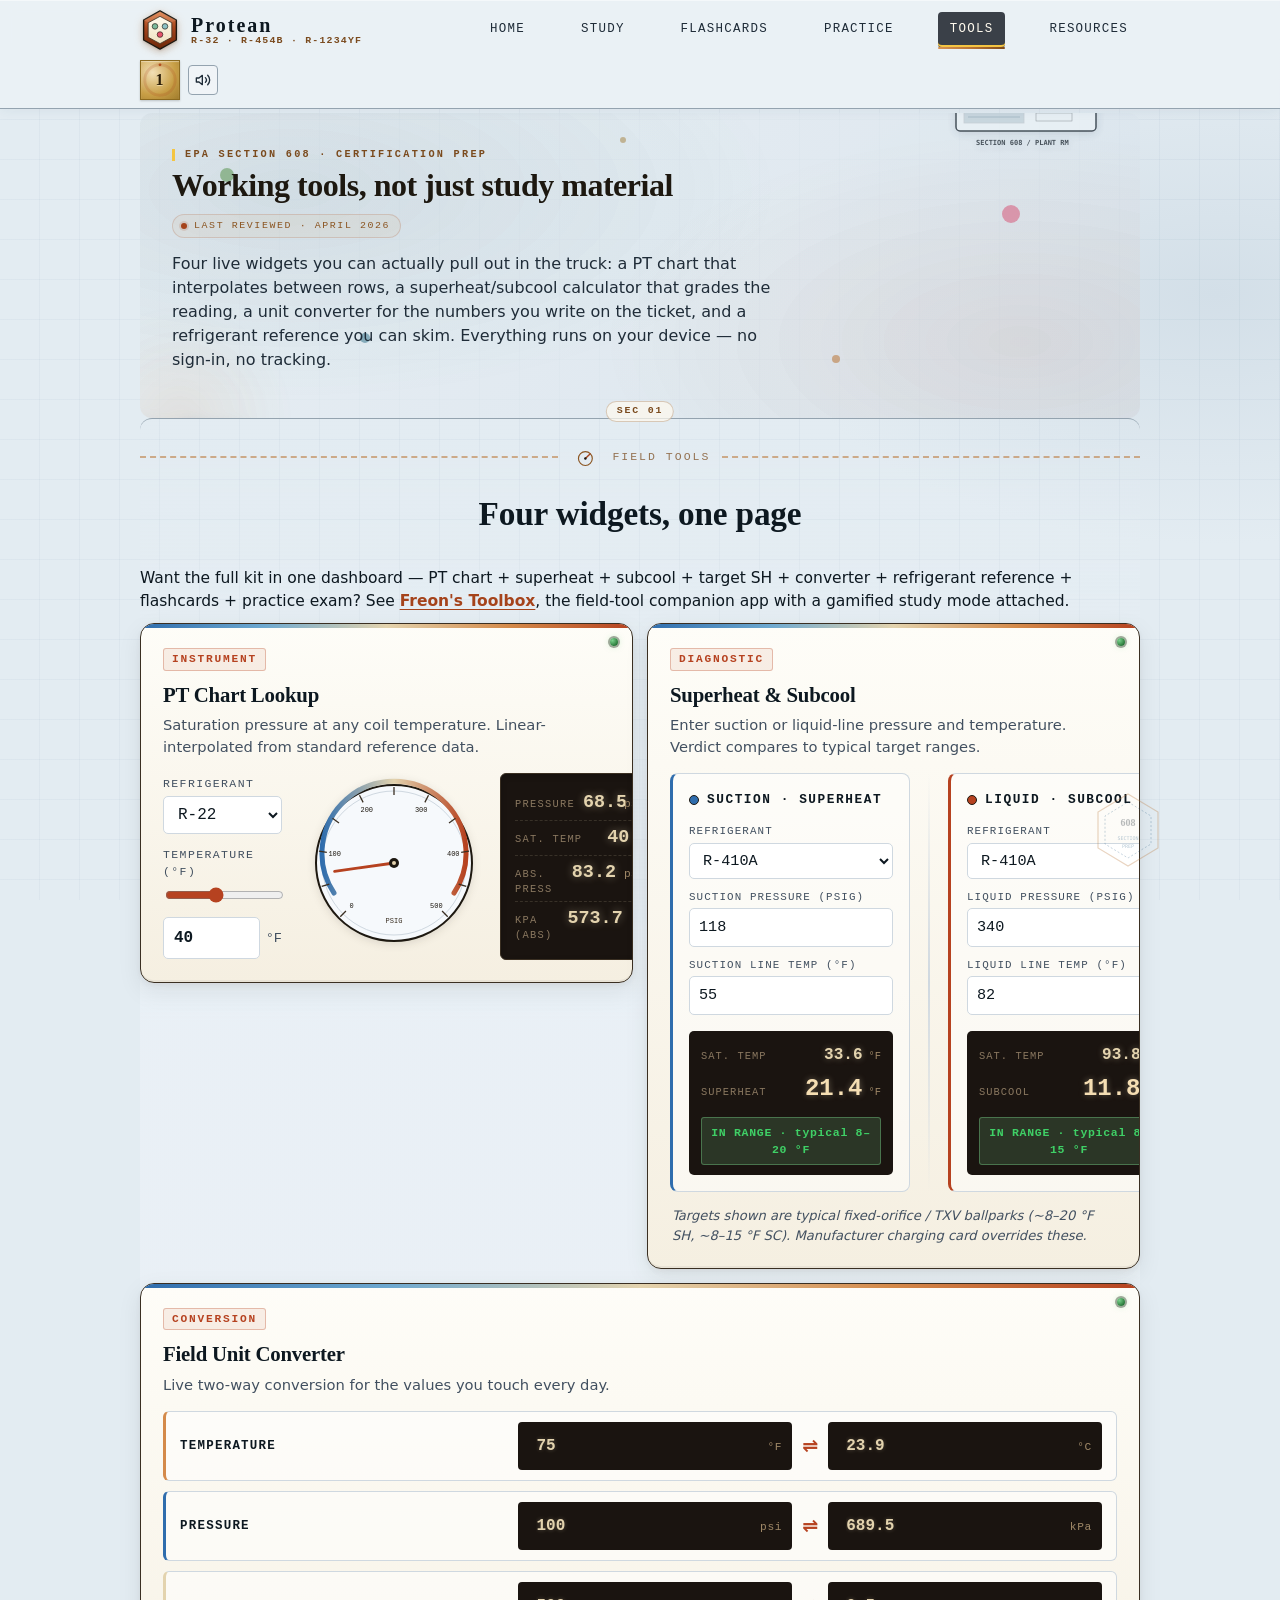
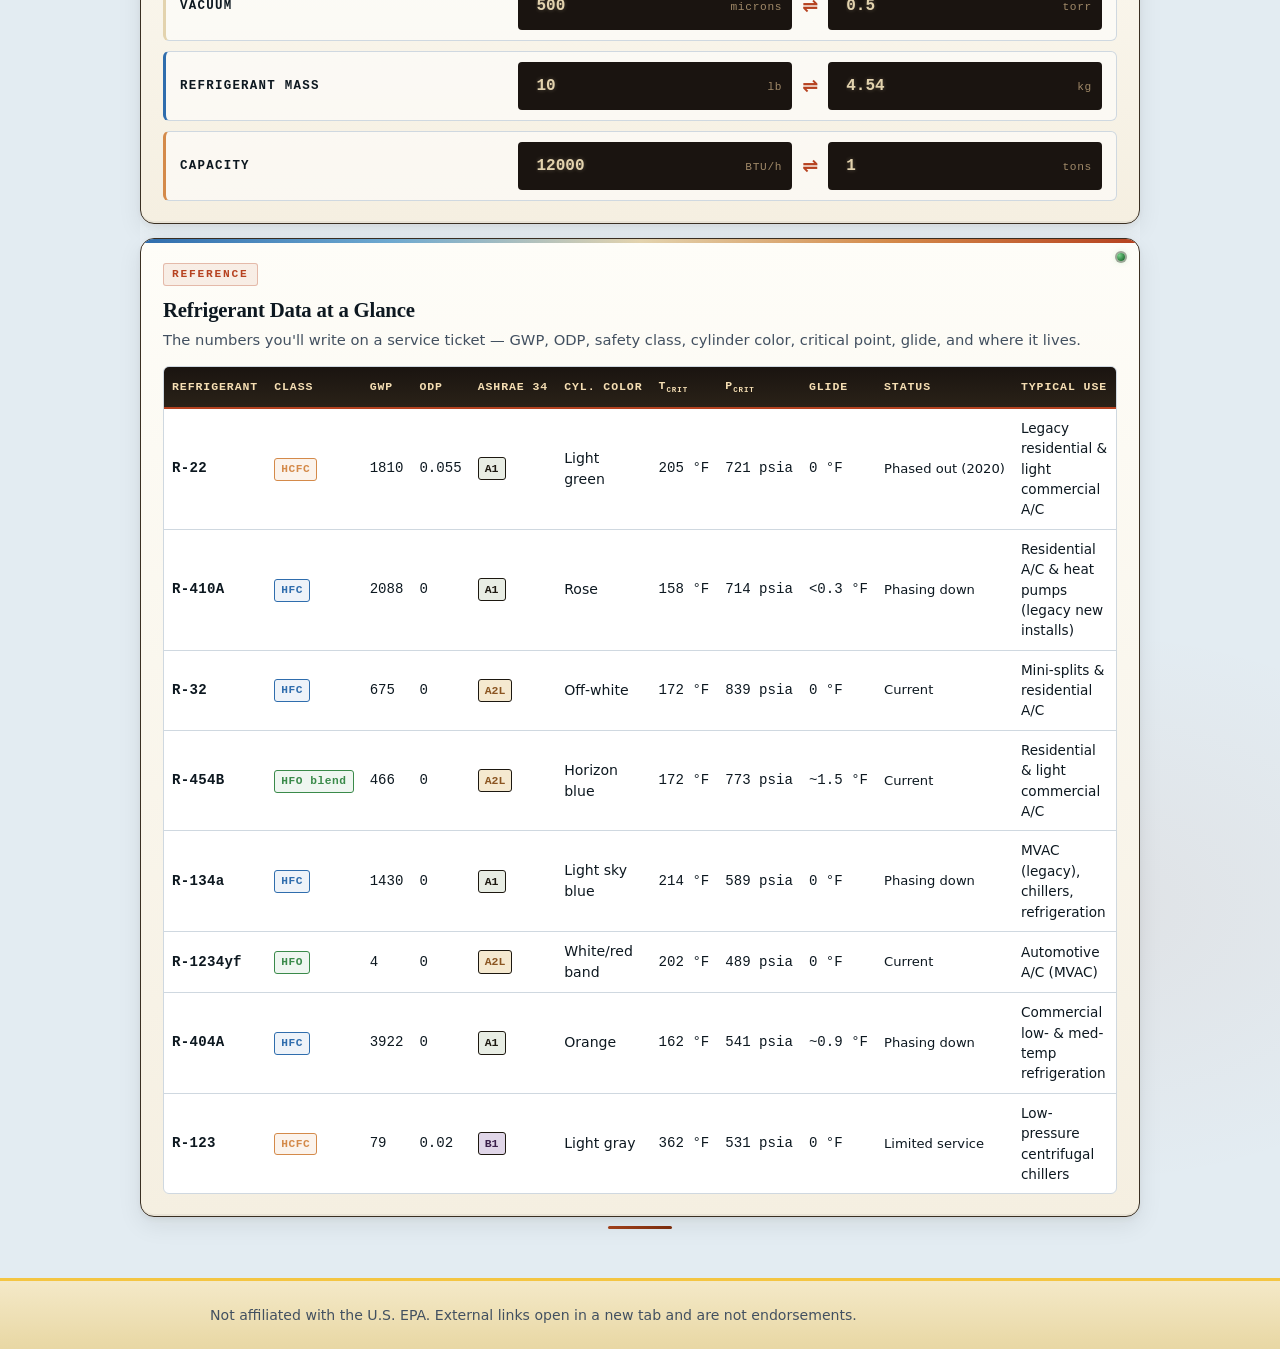
<file: tools.html>
<!doctype html>
<html lang="en">
<head>
  <meta charset="utf-8">
  <meta name="viewport" content="width=device-width, initial-scale=1">
  <meta http-equiv="Content-Security-Policy" content="default-src 'self'; script-src 'self' 'unsafe-inline'; style-src 'self' 'unsafe-inline'; img-src 'self' data: https://images.unsplash.com; font-src 'self' data:; connect-src 'self'; form-action 'self'; frame-ancestors 'none'; base-uri 'self'; object-src 'none'">
  <meta name="referrer" content="strict-origin-when-cross-origin">
  <meta name="robots" content="index,follow">
  <meta name="googlebot" content="index,follow,max-snippet:-1,max-image-preview:large,max-video-preview:-1">

  <meta name="google-site-verification" content="J1SQXeSG9s6lRcwILQ0Rli2w-byoKEDBs0yGA85hP8Q">

  <title>Field tools — PT chart, superheat, subcool, converter | Protean</title>
  <meta name="description" content="Live HVAC field tools: a PT chart that interpolates, a superheat/subcool calculator that grades the reading, a unit converter, and a refrigerant reference. Runs on your device, no sign-in.">
  <meta name="keywords" content="HVAC PT chart, refrigerant pressure temperature chart, superheat calculator, subcool calculator, target superheat, HVAC unit converter, refrigerant reference, EPA 608 tools">
  <link rel="canonical" href="https://dmarkamado-gif.github.io/protean-608/tools.html">

  <!-- Open Graph -->
  <meta property="og:type" content="article">
  <meta property="og:site_name" content="Protean">
  <meta property="og:title" content="Field tools — PT chart, superheat, subcool, converter | Protean">
  <meta property="og:description" content="Live HVAC field tools that run on your device: PT chart, superheat / subcool calculator, unit converter, refrigerant reference.">
  <meta property="og:url" content="https://dmarkamado-gif.github.io/protean-608/tools.html">
  <meta property="og:image" content="https://dmarkamado-gif.github.io/protean-608/og-image.svg">
  <meta property="og:image:width" content="1200">
  <meta property="og:image:height" content="630">
  <meta property="og:locale" content="en_US">

  <!-- Twitter -->
  <meta name="twitter:card" content="summary_large_image">
  <meta name="twitter:title" content="Field tools — Protean">
  <meta name="twitter:description" content="PT chart, superheat/subcool calculator, unit converter, refrigerant reference. Runs on your device.">
  <meta name="twitter:image" content="https://dmarkamado-gif.github.io/protean-608/og-image.svg">

  <meta name="theme-color" content="#a5431b">
  <link rel="icon" type="image/svg+xml" href="og-image.svg">
  <link rel="stylesheet" href="styles.css">

  <script type="application/ld+json">
  {
    "@context": "https://schema.org",
    "@graph": [
      {
        "@type": "WebPage",
        "@id": "https://dmarkamado-gif.github.io/protean-608/tools.html#webpage",
        "url": "https://dmarkamado-gif.github.io/protean-608/tools.html",
        "name": "Field tools — PT chart, superheat, subcool, converter",
        "description": "Live HVAC field tools that run on your device: PT chart, superheat/subcool calculator, unit converter, refrigerant reference.",
        "isPartOf": { "@id": "https://dmarkamado-gif.github.io/protean-608/#website" },
        "inLanguage": "en-US",
        "breadcrumb": { "@id": "https://dmarkamado-gif.github.io/protean-608/tools.html#breadcrumb" },
        "primaryImageOfPage": "https://dmarkamado-gif.github.io/protean-608/og-image.svg"
      },
      {
        "@type": "BreadcrumbList",
        "@id": "https://dmarkamado-gif.github.io/protean-608/tools.html#breadcrumb",
        "itemListElement": [
          { "@type": "ListItem", "position": 1, "name": "Home", "item": "https://dmarkamado-gif.github.io/protean-608/" },
          { "@type": "ListItem", "position": 2, "name": "Tools", "item": "https://dmarkamado-gif.github.io/protean-608/tools.html" }
        ]
      }
    ]
  }
  </script>
</head>
<body>
  <header class="site">
    <div class="inner">
      <a class="brand" href="index.html">
        <span class="brand-badge" aria-hidden="true">
          <svg viewBox="0 0 44 48" xmlns="http://www.w3.org/2000/svg">
            <defs>
              <linearGradient id="logoHex" x1="0" y1="0" x2="0" y2="1">
                <stop offset="0" stop-color="#e08148"/>
                <stop offset="0.45" stop-color="#a5431b"/>
                <stop offset="1" stop-color="#6b2708"/>
              </linearGradient>
              <linearGradient id="logoInner" x1="0" y1="0" x2="0" y2="1">
                <stop offset="0" stop-color="#fffaee"/>
                <stop offset="1" stop-color="#f0e2c1"/>
              </linearGradient>
            </defs>
            <polygon points="22,3 40,13 40,35 22,45 4,35 4,13" fill="url(#logoHex)" stroke="#1d1810" stroke-width="1.5" stroke-linejoin="round"/>
            <polygon points="22,3 40,13 22,23 4,13" fill="#fff" opacity="0.12"/>
            <polygon points="22,9 35,16 35,32 22,39 9,32 9,16" fill="url(#logoInner)" stroke="#3a2f22" stroke-width="0.9"/>
            <circle cx="16.5" cy="20" r="3.1" fill="#7ab89a" stroke="#1d1810" stroke-width="0.7"/>
            <circle cx="27.5" cy="20" r="3.1" fill="#8bbfc3" stroke="#1d1810" stroke-width="0.7"/>
            <circle cx="22" cy="29" r="3.1" fill="#e4536b" stroke="#1d1810" stroke-width="0.7"/>
            <text x="22" y="14.2" font-family="ui-monospace,monospace" font-size="2.4" font-weight="700" fill="#fdf1de" text-anchor="middle" letter-spacing="0.35">PROTEAN</text>
          </svg>
        </span>
        <span class="brand-text">
          <span class="brand-name">Protean</span>
          <span class="brand-tag">R-32 · R-454B · R-1234yf</span>
        </span>
      </a>
      <nav class="primary">
        <a href="index.html">Home</a>
        <a href="study.html">Study</a>
        <a href="flashcards.html">Flashcards</a>
        <a href="practice.html">Practice</a>
        <a href="tools.html" class="active">Tools</a>
        <a href="resources.html">Resources</a>
      </nav>
      <div id="stats-bar"></div>
    </div>
  </header>

  <main class="container">
    <section class="hero">
      <div class="hero-droplets" aria-hidden="true">
        <span></span><span></span><span></span><span></span><span></span>
      </div>
      <h1>Working tools, not just study material</h1>
      <div class="last-reviewed" title="Next review · October 2026">Last reviewed · April 2026</div>
      <p class="lead">Four live widgets you can actually pull out in the truck: a PT chart that interpolates between rows, a superheat/subcool calculator that grades the reading, a unit converter for the numbers you write on the ticket, and a refrigerant reference you can skim. Everything runs on your device — no sign-in, no tracking.</p>
    </section>

    <section class="block" id="field-tools">
      <div class="hvac-rule">
        <svg viewBox="0 0 40 26" aria-hidden="true">
          <circle cx="20" cy="15" r="9" fill="none" stroke="#8a5420" stroke-width="1.5"/>
          <line x1="20" y1="15" x2="26" y2="9" stroke="#a5431b" stroke-width="1.8" stroke-linecap="round"/>
          <circle cx="20" cy="15" r="1.6" fill="#1d1810"/>
        </svg>
        <span class="tag">field tools</span>
      </div>
      <h2>Four widgets, one page</h2>
      <p class="lead" style="margin-top:-6px;">Want the full kit in one dashboard — PT chart + superheat + subcool + target SH + converter + refrigerant reference + flashcards + practice exam? See <a href="../hvac-608-game/index.html"><strong>Freon's Toolbox</strong></a>, the field-tool companion app with a gamified study mode attached.</p>

      <div class="tool-stack">
        <div id="pt-chart" class="tool-slot"></div>
        <div id="sh-calc" class="tool-slot"></div>
        <div id="uc-widget" class="tool-slot tool-slot-wide"></div>
        <div id="ref-table" class="tool-slot tool-slot-wide"></div>
      </div>
    </section>
  </main>

  <footer class="site">
    <div class="container">
      Not affiliated with the U.S. EPA. External links open in a new tab and are not endorsements.
    </div>
  </footer>

  <script src="game.js"></script>
  <script src="fx.js"></script>
  <script src="stats.js"></script>
  <script src="tools.js"></script>
</body>
</html>
</file>
<file: styles.css>
:root {
  /* Blueprint + plant-room base */
  --bg: #e3ecf2;
  --paper: #f0f4f7;
  --paper-2: #dae2e9;
  --ink: #0d1820;
  --ink-soft: #1f2c38;
  --muted: #425060;
  --rule: #94a3af;
  --rule-2: #b9c3cc;

  /* HVAC schematic palette */
  --accent: #a5431b;          /* hot-supply terracotta */
  --accent-soft: #c06033;
  --accent-deep: #7f2f0f;
  --cool: #1d4e66;            /* chilled-water deep blue-teal */
  --cool-soft: #3d7a90;
  --cool-deep: #0f3446;
  --copper: #b87333;          /* copper pipe */
  --copper-soft: #d59353;
  --copper-deep: #7f4a1a;
  --brass: #c9a047;           /* brass fitting */
  --blueprint: #13507a;       /* blueprint ink */
  --steam: #e3752b;           /* steam orange */
  --refrig-a1: #d65879;       /* safety class A1 rose */
  --refrig-a2l: #a887c8;      /* safety class A2L purple */
  --refrig-a3: #e03f3f;       /* safety class A3 red */
  --warn: #c58a14;            /* caution yellow-amber */
  --warn-soft: #e6b547;
  --err: #a02a22;
  --ok:  #3a6e33;             /* evaporator green */
  --ok-soft: #5a9450;
  --shadow: 0 1px 0 rgba(40, 60, 85, 0.04), 0 2px 6px rgba(40, 60, 85, 0.08);
  --shadow-lift: 0 1px 0 rgba(40, 60, 85, 0.04), 0 6px 18px rgba(40, 60, 85, 0.14), 0 2px 4px rgba(40, 60, 85, 0.06);
  --shadow-deep: 0 10px 28px rgba(30, 50, 80, 0.18), 0 2px 6px rgba(30, 50, 80, 0.08);
  --serif: "Iowan Old Style", "Palatino Linotype", Palatino, "Book Antiqua", Georgia, serif;
  --sans: ui-sans-serif, system-ui, -apple-system, "Segoe UI", Roboto, "Helvetica Neue", Arial, sans-serif;
  --mono: ui-monospace, SFMono-Regular, Menlo, Consolas, monospace;
  --radius: 7px;
  --radius-lg: 12px;
}

* { box-sizing: border-box; }
html, body { margin: 0; padding: 0; }
body {
  font-family: var(--sans);
  background:
    radial-gradient(1400px 700px at 12% -10%, #e8f0f6 0%, transparent 55%),
    radial-gradient(900px 500px at 95% 10%, #d3dfe8 0%, transparent 50%),
    radial-gradient(1200px 800px at 50% 120%, #cbd7e1 0%, transparent 65%),
    radial-gradient(600px 400px at 85% 85%, rgba(165, 67, 27, 0.06) 0%, transparent 70%),
    var(--bg);
  color: var(--ink);
  line-height: 1.5;
  min-height: 100vh;
  font-size: 15.5px;
}

h1, h2, h3, h4 { font-family: var(--serif); font-weight: 600; letter-spacing: -0.005em; }
h1 { font-size: clamp(1.55rem, 3vw, 2rem); line-height: 1.15; margin: 0 0 8px; }
h2 { font-size: 1.25rem; margin: 0 0 8px; }
h3 { font-size: 1rem; margin: 0 0 5px; }
p  { margin: 0 0 10px; }

a { color: var(--accent); text-decoration: underline; text-underline-offset: 3px; text-decoration-thickness: 1px; }
a:hover { color: var(--accent-soft); }

.container {
  max-width: 900px;
  margin: 0 auto;
  padding: 0 20px;
}

header.site {
  position: sticky;
  top: 0;
  z-index: 10;
  background: rgba(235, 241, 246, 0.92);
  backdrop-filter: blur(8px);
  -webkit-backdrop-filter: blur(8px);
  border-bottom: 1px solid var(--rule);
  box-shadow: 0 1px 0 rgba(255, 255, 255, 0.5) inset, 0 2px 12px rgba(40, 60, 85, 0.06);
}
header.site .inner {
  display: flex;
  align-items: center;
  justify-content: space-between;
  padding: 8px 20px;
  max-width: 900px;
  margin: 0 auto;
  gap: 14px;
}
.brand {
  display: flex;
  align-items: center;
  gap: 11px;
  font-weight: 600;
  font-family: var(--serif);
  color: var(--ink);
  text-decoration: none;
  transition: color .2s ease;
}
.brand:hover { text-decoration: none; }
.brand:hover .brand-name { color: var(--accent); }
.brand-badge {
  display: inline-block;
  width: 40px; height: 44px;
  flex-shrink: 0;
  filter: drop-shadow(0 2px 4px rgba(165, 67, 27, 0.28)) drop-shadow(0 1px 1px rgba(0, 0, 0, 0.15));
  transition: transform .25s cubic-bezier(.2,.8,.2,1);
}
.brand:hover .brand-badge { transform: rotate(-8deg) scale(1.05); }
.brand-badge svg { width: 100%; height: 100%; display: block; }
.brand-text {
  display: flex;
  flex-direction: column;
  gap: 1px;
  line-height: 1;
}
.brand-name {
  font-family: var(--serif);
  font-size: 1.25rem;
  font-weight: 700;
  letter-spacing: 2px;
  color: var(--ink);
  transition: color .2s ease;
}
.brand-tag {
  font-family: var(--mono);
  font-size: 0.62rem;
  letter-spacing: 1.2px;
  color: var(--muted);
  text-transform: uppercase;
  white-space: nowrap;
}
@media (max-width: 520px) {
  .brand-tag { display: none; }
  .brand-name { font-size: 1.1rem; letter-spacing: 1.5px; }
}
nav.primary a {
  color: var(--ink-soft);
  margin-left: 18px;
  font-size: 0.96rem;
  text-decoration: none;
  padding-bottom: 3px;
  border-bottom: 1.5px solid transparent;
  transition: color .15s ease, border-color .15s ease;
}
nav.primary a:hover { color: var(--ink); border-bottom-color: var(--rule); text-decoration: none; }
nav.primary a.active { color: var(--ink); border-bottom-color: var(--accent); }

/* ===== Hero ===== */
.hero {
  padding: 22px 0 10px;
  position: relative;
  animation: fadeInUp .6s cubic-bezier(.2, .7, .3, 1) both;
}
.hero .lead {
  font-size: 1rem;
  color: var(--ink-soft);
  max-width: 620px;
}
.hero-split {
  display: grid;
  grid-template-columns: 1fr auto;
  gap: 22px;
  align-items: center;
}
.hero-split .gauge-hero {
  width: 220px;
  height: 220px;
  flex-shrink: 0;
  filter: drop-shadow(0 8px 18px rgba(165, 67, 27, 0.22));
}
@keyframes fadeInUp {
  from { opacity: 0; transform: translateY(12px); }
  to { opacity: 1; transform: translateY(0); }
}
@media (max-width: 720px) {
  .hero-split { grid-template-columns: 1fr; }
  .hero-split .gauge-hero { width: 160px; height: 160px; justify-self: center; margin-top: 10px; }
}
.underline-doodle { position: relative; white-space: nowrap; }
.underline-doodle svg {
  position: absolute;
  left: 0; right: 0; bottom: -0.12em;
  width: 100%;
  height: 0.35em;
  color: var(--accent);
  stroke: currentColor;
  fill: none;
  pointer-events: none;
}

/* ===== Section color accents (honest: colored by thermal role) ===== */
.sect-core { --sect: #6b5d3c; }       /* neutral parchment ink */
.sect-t1   { --sect: #5e7a3a; }       /* green — small, contained */
.sect-t2   { --sect: #a5431b; }       /* terracotta — high pressure / heat */
.sect-t3   { --sect: #275f73; }       /* slate teal — low pressure / cold */

.sect-badge {
  display: inline-flex;
  align-items: center;
  gap: 6px;
  padding: 2px 9px;
  border-radius: 999px;
  font-family: var(--mono);
  font-size: 0.72rem;
  letter-spacing: 0.8px;
  text-transform: uppercase;
  color: var(--sect, var(--muted));
  border: 1px solid currentColor;
  background: transparent;
}
.sect-badge::before {
  content: "";
  display: inline-block;
  width: 7px; height: 7px;
  border-radius: 50%;
  background: currentColor;
}

/* ===== Inline section icons (beside h2/h3) ===== */
.h-icon {
  display: inline-block;
  width: 22px;
  height: 22px;
  vertical-align: -4px;
  margin-right: 8px;
  color: var(--sect, var(--accent));
}

/* ===== Trust section ("About") ===== */
.about-card {
  background:
    repeating-linear-gradient(
      0deg,
      #eaf0f4 0 28px,
      #d9e2ea 28px 29px
    ),
    #eaf0f4;
  border: 1px solid var(--rule);
  border-radius: var(--radius);
  padding: 14px 18px;
  position: relative;
}
.about-card::after {
  content: "NOT AFFILIATED WITH EPA";
  position: absolute;
  top: 10px;
  right: 12px;
  font-family: var(--mono);
  font-size: 0.62rem;
  letter-spacing: 1px;
  color: var(--accent);
  border: 1.5px solid var(--accent);
  padding: 2px 6px;
  border-radius: 3px;
  transform: rotate(4deg);
  opacity: 0.82;
}
.about-card h3 { margin-top: 0; }
.about-card dl { margin: 0; }
.about-card dt {
  font-family: var(--serif);
  font-size: 0.95rem;
  font-weight: 600;
  color: var(--ink);
  margin-top: 8px;
}
.about-card dt:first-child { margin-top: 0; }
.about-card dd {
  margin: 2px 0 0;
  color: var(--ink-soft);
  font-size: 0.88rem;
}

/* ===== FAQ ===== */
details.faq {
  border-top: 1px solid var(--rule-2);
  padding: 8px 0;
}
details.faq:last-of-type { border-bottom: 1px solid var(--rule-2); }
details.faq summary {
  cursor: pointer;
  font-family: var(--serif);
  font-size: 0.98rem;
  color: var(--ink);
  list-style: none;
  padding-right: 30px;
  position: relative;
}
details.faq summary::-webkit-details-marker { display: none; }
details.faq summary::after {
  content: "+";
  position: absolute;
  right: 4px;
  top: 0;
  color: var(--accent);
  font-family: var(--mono);
  font-size: 1.3rem;
  font-weight: 600;
  transition: transform .2s ease;
  line-height: 1;
}
details.faq[open] summary::after { content: "−"; }
details.faq p {
  margin: 6px 0 2px;
  color: var(--ink-soft);
  font-size: 0.9rem;
}

/* ===== Sources bubble ===== */
.sources-bubble {
  position: relative;
  background: linear-gradient(180deg, #fffaee 0%, #f4ecd4 100%);
  border: 1px solid rgba(138, 84, 32, 0.28);
  border-radius: 22px;
  padding: 22px 26px;
  margin: 18px 0 0;
  box-shadow:
    0 2px 14px rgba(60, 40, 15, 0.08),
    0 1px 0 rgba(255, 255, 255, 0.55) inset;
}
.sources-bubble::before {
  content: "";
  position: absolute;
  top: -10px;
  left: 36px;
  width: 18px;
  height: 18px;
  background: linear-gradient(135deg, #fffaee 0%, #fffaee 50%, transparent 50%);
  border-top: 1px solid rgba(138, 84, 32, 0.28);
  border-left: 1px solid rgba(138, 84, 32, 0.28);
  transform: rotate(45deg);
  border-radius: 3px 0 0 0;
}
.sources-bubble dl {
  margin: 0;
  display: grid;
  grid-template-columns: 1fr;
  gap: 14px 26px;
}
@media (min-width: 760px) {
  .sources-bubble dl { grid-template-columns: 1fr 1fr; }
}
.sources-bubble dl > div {
  margin: 0;
  padding: 8px 0 10px;
  border-bottom: 1px dashed rgba(138, 84, 32, 0.22);
}
.sources-bubble dl > div:last-child { border-bottom: 0; padding-bottom: 0; }
@media (min-width: 760px) {
  .sources-bubble dl > div:nth-last-child(2):nth-child(odd) { border-bottom: 0; padding-bottom: 0; }
}
.sources-bubble dt {
  display: inline-block;
  font-family: var(--mono);
  font-size: 0.75rem;
  font-weight: 700;
  letter-spacing: 0.06em;
  color: #5a3a14;
  margin: 0 0 8px;
  padding: 4px 10px 5px;
  background: linear-gradient(180deg, #f8ebc6 0%, #eed9a1 100%);
  border: 1px solid rgba(138, 84, 32, 0.35);
  border-radius: 999px;
  text-transform: uppercase;
  box-shadow:
    0 1px 0 rgba(255, 255, 255, 0.55) inset,
    0 1px 2px rgba(60, 40, 15, 0.08);
}
.sources-bubble dt code {
  font-family: inherit;
  font-size: inherit;
  background: none;
  padding: 0;
  color: inherit;
  text-transform: none;
  letter-spacing: 0;
}
.sources-bubble dd {
  margin: 0;
  font-size: 0.9rem;
  line-height: 1.5;
  color: var(--ink-soft, #5d513a);
}

/* ===== Thermometer-style streak (pop on hover) ===== */
#streak-meter { transition: transform .15s ease; }
#streak-meter:hover { transform: translateX(2px); }

/* ===== Card hover lift ===== */
ul.plain > li { transition: padding-left .15s ease, border-color .15s ease; }
ul.plain > li:hover { padding-left: 6px; border-bottom-color: var(--accent); }

/* ===== Signature "maker's mark" ===== */
.makers-mark {
  display: flex;
  align-items: center;
  gap: 10px;
  margin-top: 20px;
  padding-top: 14px;
  border-top: 1px solid var(--rule-2);
  color: var(--muted);
  font-size: 0.8rem;
}
.makers-mark svg { flex-shrink: 0; color: var(--accent); }

/* ===== Version stamp ===== */
.version-stamp {
  display: inline-block;
  font-family: var(--mono);
  font-size: 0.72rem;
  color: var(--muted);
  border: 1px dashed var(--rule);
  padding: 2px 8px;
  border-radius: 3px;
  margin-top: 12px;
}

/* ===== Buttons ===== */
.btn {
  display: inline-block;
  padding: 10px 18px;
  border-radius: var(--radius);
  border: 1px solid var(--rule);
  background: linear-gradient(180deg, #fdf5e2 0%, var(--paper) 55%, #f4e6c4 100%);
  color: var(--ink);
  font: inherit;
  font-weight: 500;
  cursor: pointer;
  text-decoration: none;
  box-shadow:
    inset 0 1px 0 rgba(255, 255, 255, 0.6),
    0 1px 2px rgba(40, 60, 85, 0.06);
  transition: box-shadow .15s ease, border-color .15s ease, transform .08s ease, background .15s ease;
}
.btn:hover {
  border-color: var(--ink-soft);
  text-decoration: none;
  box-shadow:
    inset 0 1px 0 rgba(255, 255, 255, 0.7),
    0 3px 8px rgba(40, 60, 85, 0.14);
  transform: translateY(-1px);
}
.btn:active {
  transform: translateY(1px);
  box-shadow: inset 0 2px 3px rgba(40, 60, 85, 0.15);
}
.btn:focus-visible {
  outline: 2px solid var(--accent-soft);
  outline-offset: 2px;
}
.btn.primary {
  background: linear-gradient(180deg, #c05a2d 0%, var(--accent) 50%, var(--accent-deep) 100%);
  border-color: var(--accent-deep);
  color: #fcf2de;
  text-shadow: 0 1px 1px rgba(0, 0, 0, 0.15);
  box-shadow:
    inset 0 1px 0 rgba(255, 255, 255, 0.22),
    inset 0 -1px 0 rgba(0, 0, 0, 0.15),
    0 2px 6px rgba(165, 67, 27, 0.3);
}
.btn.primary:hover {
  background: linear-gradient(180deg, #ca6234 0%, #b14a20 50%, var(--accent-deep) 100%);
  border-color: var(--accent-deep);
  color: #fdf5e3;
  box-shadow:
    inset 0 1px 0 rgba(255, 255, 255, 0.28),
    0 5px 14px rgba(165, 67, 27, 0.35);
}
.btn.primary:active {
  box-shadow:
    inset 0 2px 4px rgba(0, 0, 0, 0.2),
    0 1px 2px rgba(165, 67, 27, 0.2);
}
.btn[disabled] { opacity: 0.5; cursor: not-allowed; transform: none !important; }

.cta { display: flex; gap: 8px; flex-wrap: wrap; margin-top: 10px; }

/* ===== Sections ===== */
section.block {
  padding: 18px 0;
  border-top: 1px solid var(--rule);
  position: relative;
}
section.block:first-of-type { border-top: 0; }
section.block > h2 {
  position: relative;
  padding-left: 14px;
  display: flex;
  align-items: center;
  gap: 10px;
}
section.block > h2::before {
  content: "";
  position: absolute;
  left: 0;
  top: 50%;
  transform: translateY(-50%);
  width: 4px;
  height: 22px;
  background: linear-gradient(180deg, var(--accent), var(--accent-deep));
  border-radius: 2px;
  box-shadow: 0 1px 2px rgba(165, 67, 27, 0.3);
}

/* ===== Lists on landing (replaces card grid) ===== */
ul.plain {
  list-style: none;
  padding: 0;
  margin: 0 0 10px;
}
ul.plain > li {
  padding: 6px 0;
  border-bottom: 1px dashed var(--rule-2);
  font-size: 0.92rem;
}
ul.plain > li:last-child { border-bottom: 0; }
ul.plain strong { color: var(--ink); }
ul.plain .item-title {
  font-family: var(--serif);
  font-size: 1rem;
  color: var(--ink);
  display: inline-block;
  margin-right: 4px;
}

/* ===== Note card (handwritten-ish aside) ===== */
.note {
  background: #eaf0f4;
  border: 1px solid var(--rule);
  border-left: 3px solid var(--accent);
  padding: 10px 12px;
  border-radius: var(--radius);
  margin: 12px 0;
  color: var(--ink-soft);
  font-size: 0.9rem;
}
.note strong { color: var(--ink); }
.note .note-label {
  display: block;
  font-family: var(--mono);
  font-size: 0.72rem;
  text-transform: uppercase;
  letter-spacing: 1.2px;
  color: var(--muted);
  margin-bottom: 4px;
}

/* ===== Cards (for study section callouts etc.) ===== */
.card {
  background: linear-gradient(180deg, #fefaee 0%, var(--paper) 100%);
  border: 1px solid var(--rule);
  border-radius: var(--radius-lg);
  padding: 20px;
  box-shadow: var(--shadow);
  transition: box-shadow .2s ease, transform .2s ease;
}

/* ===== kv / dl ===== */
.kv {
  display: grid;
  grid-template-columns: 150px 1fr;
  gap: 4px 14px;
  font-size: 0.9rem;
}
.kv dt { color: var(--muted); font-family: var(--serif); }
.kv dd { margin: 0; }

/* ===== Study guide ===== */
.toc {
  background: var(--paper);
  border: 1px solid var(--rule);
  border-radius: var(--radius);
  padding: 10px 14px;
  font-size: 0.88rem;
}
.toc ul { margin: 4px 0 0; padding-left: 18px; }
.toc li { margin: 2px 0; }
.study-section h3 {
  padding-left: 8px;
  border-left: 3px solid var(--sect, var(--accent));
  margin-top: 14px;
}
.study-section > h2 {
  position: relative;
  padding-bottom: 4px;
}
.study-section > h2::after {
  content: "";
  position: absolute;
  left: 0; width: 38px;
  bottom: 0; height: 2px;
  background: var(--sect, var(--rule-2));
  border-radius: 2px;
}
.study-section .callout {
  background: #eaf0f4;
  border: 1px solid var(--rule);
  border-left: 3px solid var(--warn);
  padding: 8px 12px;
  border-radius: var(--radius);
  margin: 8px 0;
  color: var(--ink-soft);
  font-size: 0.9rem;
}
.study-section .callout strong { color: var(--warn); }

table.data {
  width: 100%;
  border-collapse: collapse;
  margin: 8px 0;
  font-size: 0.88rem;
}
table.data th, table.data td {
  text-align: left;
  padding: 6px 10px;
  border-bottom: 1px solid var(--rule-2);
}
table.data th {
  color: var(--muted);
  font-weight: 600;
  font-family: var(--serif);
  background: transparent;
}

/* ===== Quiz ===== */
.quiz-wrap { display: grid; gap: 16px; }
.quiz-controls {
  display: flex;
  flex-wrap: wrap;
  gap: 10px;
  align-items: center;
  padding: 14px 16px;
  background: linear-gradient(180deg, #fefaee 0%, var(--paper) 100%);
  border: 1px solid var(--rule);
  border-radius: var(--radius);
  font-size: 0.93rem;
  box-shadow: var(--shadow);
}
.quiz-controls label {
  color: var(--muted);
  display: flex;
  align-items: center;
  gap: 6px;
}
select, input[type="number"] {
  background: #eaf0f4;
  color: var(--ink);
  border: 1px solid var(--rule);
  border-radius: 4px;
  padding: 6px 8px;
  font: inherit;
  font-size: 0.92rem;
}
.progress {
  flex: 1;
  height: 5px;
  background: var(--paper-2);
  border-radius: 999px;
  overflow: hidden;
  border: 1px solid var(--rule-2);
  min-width: 120px;
}
.progress > span {
  display: block;
  height: 100%;
  width: 0%;
  background: var(--accent);
  transition: width .3s ease;
}

.question-card {
  background: linear-gradient(180deg, #fefaee 0%, var(--paper) 100%);
  border: 1px solid var(--rule);
  border-radius: var(--radius-lg);
  padding: 24px;
  box-shadow: var(--shadow-lift);
  position: relative;
}
.question-card::before {
  content: "";
  position: absolute;
  inset: 0;
  border-radius: var(--radius-lg);
  pointer-events: none;
  box-shadow: inset 0 1px 0 rgba(255, 255, 255, 0.7);
}
.question-meta {
  font-size: 0.82rem;
  color: var(--muted);
  display: flex;
  justify-content: space-between;
  margin-bottom: 8px;
  font-family: var(--mono);
  letter-spacing: 0.5px;
}
.question-stem {
  font-family: var(--serif);
  font-size: 1.18rem;
  line-height: 1.4;
  margin: 0 0 16px;
}
.choices {
  list-style: none;
  margin: 0;
  padding: 0;
  display: grid;
  gap: 8px;
}
.choices li {
  border: 1px solid var(--rule);
  background: #eaf0f4;
  border-radius: var(--radius);
  padding: 13px 16px;
  cursor: pointer;
  transition: background .15s ease, border-color .15s ease, transform .1s ease, box-shadow .15s ease;
  display: flex;
  gap: 12px;
  align-items: flex-start;
  box-shadow: inset 0 1px 0 rgba(255, 255, 255, 0.5);
}
.choices li:hover {
  border-color: var(--ink-soft);
  transform: translateX(2px);
  box-shadow: inset 0 1px 0 rgba(255, 255, 255, 0.5), 0 2px 6px rgba(40, 60, 85, 0.06);
}
.choices li.selected { border-color: var(--accent); background: #fdf0dd; transform: translateX(4px); }
.choices li.correct { border-color: var(--ok); background: #ecf2d8; color: #2d5321; }
.choices li.incorrect { border-color: var(--err); background: #f5dbd8; color: #6b1e19; }
.choice-letter {
  font-family: var(--mono);
  font-weight: 700;
  color: var(--muted);
  min-width: 18px;
}
.choices li.correct .choice-letter { color: var(--ok); }
.choices li.incorrect .choice-letter { color: var(--err); }

.explanation {
  margin-top: 14px;
  padding: 12px 14px;
  background: #eaf0f4;
  border: 1px solid var(--rule);
  border-left: 3px solid var(--cool);
  border-radius: var(--radius);
  font-size: 0.96rem;
  color: var(--ink-soft);
  display: none;
}
.explanation.show { display: block; }

.actions {
  display: flex;
  gap: 8px;
  margin-top: 16px;
  flex-wrap: wrap;
}

/* ===== Score card ===== */
.score-card {
  background: linear-gradient(180deg, #fefaee 0%, var(--paper) 100%);
  border: 1px solid var(--rule);
  border-radius: var(--radius-lg);
  padding: 28px;
  text-align: center;
  box-shadow: var(--shadow-lift);
}
.score-big {
  font-family: var(--serif);
  font-size: 3.2rem;
  font-weight: 600;
  color: var(--accent);
  line-height: 1;
}
.score-breakdown {
  display: grid;
  grid-template-columns: repeat(auto-fit, minmax(140px, 1fr));
  gap: 8px;
  margin-top: 16px;
}
.score-pill {
  background: #eaf0f4;
  border: 1px solid var(--rule);
  border-radius: var(--radius);
  padding: 8px 10px;
  font-size: 0.9rem;
}
.score-pill .label { color: var(--muted); font-size: 0.78rem; text-transform: uppercase; letter-spacing: 0.6px; }
.pass { color: var(--ok); font-weight: 600; }
.fail { color: var(--err); font-weight: 600; }
.session-stats { margin-top: 10px; color: var(--muted); font-size: 0.9rem; }

/* ===== Footer ===== */
footer.site {
  border-top: 1px solid var(--rule);
  padding: 24px 0;
  color: var(--muted);
  font-size: 0.88rem;
  margin-top: 48px;
  text-align: left;
}
footer.site .container { max-width: 900px; }

/* ===== Stats bar (header) ===== */
#stats-bar {
  display: flex;
  align-items: center;
  gap: 8px;
}
.icon-btn {
  background: var(--paper);
  border: 1px solid var(--rule);
  color: var(--ink-soft);
  width: 30px; height: 30px;
  border-radius: 4px;
  display: grid;
  place-items: center;
  cursor: pointer;
  padding: 0;
}
.icon-btn:hover { border-color: var(--ink-soft); color: var(--ink); }

/* ===== Streak meter ===== */
#streak-meter {
  display: grid;
  gap: 4px;
  margin: 8px 0 14px;
  max-width: 320px;
  font-family: var(--mono);
}
.streak-label {
  display: flex;
  align-items: center;
  gap: 8px;
  font-size: 0.85rem;
  color: var(--muted);
}
.streak-flame {
  display: inline-grid;
  place-items: center;
  width: 18px; height: 18px;
  font-size: 0.9rem;
}
.streak-bar {
  height: 3px;
  border-radius: 999px;
  background: var(--paper-2);
  overflow: hidden;
  border: 1px solid var(--rule-2);
}
.streak-bar > span {
  display: block;
  height: 100%;
  background: linear-gradient(90deg, var(--cool), var(--warn) 60%, var(--accent));
  transition: width .4s ease;
}

/* ===== Toasts ===== */
#toast-host {
  position: fixed;
  top: 70px;
  right: 20px;
  z-index: 10000;
  display: grid;
  gap: 10px;
  pointer-events: none;
}
.toast {
  min-width: 240px;
  max-width: 320px;
  padding: 10px 14px;
  border-radius: var(--radius);
  background: #eaf0f4;
  border: 1px solid var(--rule);
  border-left: 3px solid var(--accent);
  box-shadow: var(--shadow);
  transform: translateX(120%);
  opacity: 0;
  transition: transform .35s cubic-bezier(.2,.8,.2,1), opacity .2s ease;
  pointer-events: auto;
}
.toast.show { transform: translateX(0); opacity: 1; }
.toast.toast-level { border-left-color: var(--cool); }
.toast-title { font-weight: 600; color: var(--ink); font-family: var(--serif); font-size: 1rem; }
.toast-sub { font-size: 0.84rem; color: var(--muted); margin-top: 2px; }

/* ===== Shake ===== */
@keyframes shake {
  0%,100% { transform: translateX(0); }
  20% { transform: translateX(-5px); }
  40% { transform: translateX(5px); }
  60% { transform: translateX(-3px); }
  80% { transform: translateX(3px); }
}
.shake { animation: shake .32s ease; }

/* ===== Lightning / speed-round timer ===== */
.lightning-timer {
  background: #eaf0f4;
  border: 1px solid var(--rule);
  border-left: 3px solid var(--accent);
  border-radius: var(--radius);
  padding: 10px 14px;
  margin-bottom: 12px;
}
.lt-top {
  display: flex;
  justify-content: space-between;
  font-family: var(--mono);
  font-size: 0.9rem;
  color: var(--ink-soft);
  gap: 14px;
  flex-wrap: wrap;
}
.lt-top strong { color: var(--accent); }
.lt-bar {
  margin-top: 8px;
  height: 4px;
  border-radius: 999px;
  background: var(--paper-2);
  overflow: hidden;
}
.lt-bar > span {
  display: block;
  height: 100%;
  background: linear-gradient(90deg, var(--err), var(--warn) 50%, var(--ok));
  transition: width .1s linear;
}
.lightning-mode .choices li { font-size: 1.02rem; }
.lightning-mode .question-stem { font-size: 1.22rem; }

/* ===== Flashcards ===== */
.flashcard-stage {
  perspective: 1200px;
  padding: 10px 0 18px;
}
.flashcard {
  width: 100%;
  max-width: 640px;
  margin: 0 auto;
  aspect-ratio: 3 / 2;
  min-height: 220px;
  cursor: pointer;
}
.flashcard.empty {
  background: var(--paper);
  border: 1px dashed var(--rule);
  display: grid;
  place-items: center;
  border-radius: var(--radius);
  padding: 30px;
}
.flashcard-inner {
  position: relative;
  width: 100%;
  height: 100%;
  transition: transform .5s cubic-bezier(.3,.8,.3,1);
  transform-style: preserve-3d;
}
.flashcard.flipped .flashcard-inner { transform: rotateY(180deg); }
.flashcard-face {
  position: absolute;
  inset: 0;
  backface-visibility: hidden;
  border-radius: var(--radius-lg);
  padding: 30px;
  display: flex;
  flex-direction: column;
  justify-content: space-between;
  border: 1px solid var(--rule);
  background: linear-gradient(180deg, #fefaee 0%, var(--paper) 100%);
  box-shadow: var(--shadow-lift);
}
.flashcard-back {
  transform: rotateY(180deg);
  background: linear-gradient(180deg, #eaf0f4 0%, #d2dce3 100%);
}
.flashcard.known .flashcard-front { border-color: var(--ok); }
.flashcard-tag {
  display: inline-block;
  font-family: var(--mono);
  font-size: 0.72rem;
  padding: 2px 7px;
  border-radius: 999px;
  color: var(--muted);
  border: 1px solid var(--rule);
  align-self: flex-start;
  text-transform: uppercase;
  letter-spacing: 0.8px;
}
.flashcard-text {
  font-family: var(--serif);
  font-size: clamp(1.1rem, 2vw, 1.45rem);
  font-weight: 500;
  text-align: center;
  margin: 0;
  line-height: 1.35;
}
.flashcard-hint {
  color: var(--muted);
  font-size: 0.78rem;
  align-self: center;
  font-family: var(--mono);
}

/* ===== Compact link list (used on landing) ===== */
.compact-links {
  display: grid;
  gap: 2px;
  margin: 10px 0 0;
}
.compact-links a {
  color: var(--ink);
  padding: 2px 0;
  text-decoration: none;
  border-bottom: 1px solid transparent;
  display: inline-block;
}
.compact-links a:hover { border-bottom-color: var(--accent); }

/* ===== Utility ===== */
.hide { display: none !important; }
.muted { color: var(--muted); }
.small { font-size: 0.9rem; }
.byline {
  font-family: var(--mono);
  font-size: 0.78rem;
  color: var(--muted);
  text-transform: uppercase;
  letter-spacing: 1px;
  margin-top: 40px;
}

@media (max-width: 680px) {
  nav.primary a { margin-left: 10px; font-size: 0.92rem; }
  nav.primary { flex: 1; text-align: right; }
  .kv { grid-template-columns: 120px 1fr; }
  .hero { padding: 32px 0 12px; }
  header.site .inner { flex-wrap: wrap; }
  #stats-bar { margin-left: auto; }
}

@media (prefers-reduced-motion: reduce) {
  *, *::before, *::after {
    animation-duration: .001ms !important;
    transition-duration: .001ms !important;
  }
}

/* ==========================================================================
   HVAC palette + visual vocabulary
   ========================================================================== */
:root {
  --copper:       #b87333;
  --copper-light: #d9a96b;
  --copper-dark:  #8a5420;
  --steel:        #6b7a85;
  --steel-light:  #a3adb6;
  --gauge-red:    #c23b22;
  --cold-blue:    #2d6b8c;
  --r22-green:    #5e7a3a;
  --r410a-rose:   #c86578;
  --r134a-blue:   #3a7fae;
  --r123-gray:    #8b8279;
  --brass:        #a8884a;
}

/* Hero tool row — gauge + cylinder + thermometer */
.tool-row {
  display: grid;
  grid-template-columns: repeat(3, 1fr);
  gap: 18px;
  align-items: end;
  justify-items: center;
  max-width: 340px;
}
.tool-row svg { width: 100%; height: auto; max-height: 180px; }
.tool-row .tool-cap {
  font-family: var(--mono);
  font-size: 0.7rem;
  color: var(--muted);
  letter-spacing: 1.5px;
  text-transform: uppercase;
  margin-top: 4px;
  text-align: center;
}
.tool-col { display: flex; flex-direction: column; align-items: center; }

@media (max-width: 820px) {
  .tool-row { max-width: 320px; margin: 16px auto 0; }
  .tool-row svg { max-height: 140px; }
}

/* Real photography in the hero — meshed with the warm palette via a light
   sepia filter and a dark hairline frame so it reads as "tool of the trade",
   not a stock shot dropped in. */
.hero-photo {
  margin: 0;
  max-width: 420px;
  align-self: center;
}
.hero-photo img {
  display: block;
  width: 100%;
  height: auto;
  aspect-ratio: 1 / 1;
  object-fit: cover;
  border: 1px solid #1d1810;
  border-radius: 3px;
  box-shadow:
    0 14px 30px rgba(29, 24, 16, 0.28),
    0 3px 8px rgba(29, 24, 16, 0.15),
    inset 0 0 0 4px #fffaee;
  filter: sepia(0.22) saturate(1.10) contrast(1.05) brightness(0.97);
}
.hero-photo figcaption {
  font-family: var(--mono);
  font-size: 0.7rem;
  color: var(--muted);
  letter-spacing: 1.5px;
  text-transform: uppercase;
  margin-top: 10px;
  text-align: center;
}
@media (max-width: 720px) {
  .hero-photo { max-width: 320px; margin: 16px auto 0; }
}

.hero-cta { margin-top: 14px; }
.hero-cta .btn { padding: 9px 14px; font-size: 0.95rem; }
.hero-facts {
  margin: 18px 0 0;
  padding: 12px 14px;
  display: grid;
  grid-template-columns: 1fr 1fr;
  gap: 10px 22px;
  border: 1px dashed var(--rule);
  border-radius: 4px;
  background: rgba(255, 250, 238, 0.55);
}
.hero-facts > div { display: flex; flex-direction: column; margin: 0; }
.hero-facts dt {
  font-family: var(--mono);
  font-size: 0.62rem;
  letter-spacing: 1.5px;
  text-transform: uppercase;
  color: var(--muted);
}
.hero-facts dd {
  margin: 2px 0 0;
  font-weight: 500;
  font-size: 0.95rem;
  color: var(--ink);
}
.hero-topic-chips {
  list-style: none;
  padding: 0;
  margin: 14px 0 0;
  display: flex;
  flex-wrap: wrap;
  gap: 6px;
}
.hero-topic-chips li { margin: 0; }
.hero-topic-chips a {
  display: inline-block;
  padding: 4px 10px;
  border: 1px solid var(--rule);
  border-radius: 999px;
  background: rgba(255, 250, 238, 0.7);
  font-family: var(--mono);
  font-size: 0.72rem;
  letter-spacing: 0.6px;
  color: var(--ink-soft);
  text-decoration: none;
  transition: border-color .15s ease, background .15s ease, color .15s ease;
}
.hero-topic-chips a:hover {
  border-color: var(--accent);
  background: #fffaee;
  color: var(--accent-deep);
}
@media (max-width: 720px) {
  .hero-facts { grid-template-columns: 1fr; padding: 10px 12px; }
}

.study-brief {
  align-self: start;
  padding: 16px 18px 14px;
  border: 1px solid var(--rule);
  border-radius: 4px;
  background: linear-gradient(180deg, rgba(255, 250, 238, 0.9), rgba(248, 240, 218, 0.85));
  box-shadow: 0 2px 6px rgba(29, 24, 16, 0.08);
}
.study-brief-head { margin-bottom: 10px; }
.study-brief-eyebrow {
  display: inline-block;
  font-family: var(--mono);
  font-size: 0.62rem;
  letter-spacing: 1.8px;
  text-transform: uppercase;
  color: var(--accent-deep);
  margin-bottom: 2px;
}
.study-brief-title {
  margin: 0;
  font-size: 1.05rem;
  line-height: 1.2;
}
.study-brief-list {
  list-style: none;
  margin: 0 0 12px;
  padding: 0;
  font-size: 0.9rem;
  line-height: 1.45;
}
.study-brief-list li {
  padding: 4px 0 4px 14px;
  border-bottom: 1px dashed rgba(138, 84, 32, 0.22);
  position: relative;
}
.study-brief-list li:last-child { border-bottom: 0; }
.study-brief-list li::before {
  content: "›";
  position: absolute;
  left: 0;
  color: var(--accent);
  font-weight: 700;
}
.study-brief-list strong { color: var(--ink); }
.study-brief-list a {
  color: var(--ink);
  text-decoration: none;
  border-bottom: 1px solid transparent;
  transition: color .15s ease, border-color .15s ease;
}
.study-brief-list a:hover,
.study-brief-list a:focus-visible {
  color: var(--accent);
  border-bottom-color: var(--accent);
  outline: none;
}
.study-brief-list a:hover strong,
.study-brief-list a:focus-visible strong { color: var(--accent); }
.study-brief-stats {
  margin: 0;
  padding: 10px 0 0;
  border-top: 1px solid var(--rule);
  display: grid;
  gap: 6px;
}
.study-brief-stats > div { display: flex; justify-content: space-between; gap: 12px; margin: 0; }
.study-brief-stats dt {
  font-family: var(--mono);
  font-size: 0.62rem;
  letter-spacing: 1.4px;
  text-transform: uppercase;
  color: var(--muted);
  flex: 0 0 auto;
}
.study-brief-stats dd {
  margin: 0;
  font-size: 0.85rem;
  color: var(--ink);
  text-align: right;
}
@media (max-width: 880px) {
  .study-brief { margin-top: 14px; }
}

/* Certification-type comparison grid — scannable 4-across block showing
   Core / Type I / Type II / Type III with question count, pass %, scope,
   and example appliances. ESCO-style at-a-glance reference. */
.cert-grid {
  display: grid;
  grid-template-columns: repeat(4, 1fr);
  gap: 10px;
  margin: 10px 0 4px;
}
.cert-card {
  position: relative;
  background: #fffaee;
  border: 1.5px solid #3a2f22;
  border-radius: 4px;
  padding: 0 14px 12px;
  box-shadow: 0 4px 12px rgba(29, 24, 16, 0.10);
  display: flex;
  flex-direction: column;
}
.cert-stripe {
  height: 5px;
  margin: 0 -14px 10px;
  border-radius: 2px 2px 0 0;
}
.cert-core .cert-stripe   { background: #3a2f22; }
.cert-type1 .cert-stripe  { background: #7ab89a; }
.cert-type2 .cert-stripe  { background: #8bbfc3; }
.cert-type3 .cert-stripe  { background: #e4536b; }

.cert-head {
  display: flex;
  flex-direction: column;
  gap: 1px;
  margin-bottom: 6px;
}
.cert-badge {
  font-family: var(--mono);
  font-size: 0.88rem;
  font-weight: 700;
  letter-spacing: 2.5px;
  color: var(--ink);
}
.cert-core  .cert-badge { color: #3a2f22; }
.cert-type1 .cert-badge { color: #3d6e55; }
.cert-type2 .cert-badge { color: #3a6b72; }
.cert-type3 .cert-badge { color: #a5283e; }

.cert-tag {
  font-family: var(--mono);
  font-size: 0.68rem;
  color: var(--muted);
  letter-spacing: 1px;
  text-transform: uppercase;
}
.cert-stats {
  display: grid;
  grid-template-columns: repeat(3, 1fr);
  gap: 4px;
  padding: 6px 0;
  border-top: 1px dashed rgba(29, 24, 16, 0.25);
  border-bottom: 1px dashed rgba(29, 24, 16, 0.25);
  margin-bottom: 8px;
}
.cert-stats > div {
  display: flex;
  flex-direction: column;
  align-items: center;
  text-align: center;
}
.cs-num {
  font-family: Georgia, serif;
  font-size: 1.02rem;
  font-weight: 700;
  color: var(--ink);
}
.cs-lbl {
  font-family: var(--mono);
  font-size: 0.6rem;
  color: var(--muted);
  letter-spacing: 1px;
  text-transform: uppercase;
  margin-top: 2px;
}
.cert-body h3 {
  font-family: Georgia, serif;
  font-size: 0.96rem;
  font-weight: 700;
  margin: 0 0 4px;
  color: var(--ink);
}
.cert-body p {
  font-size: 0.82rem;
  color: var(--ink-soft);
  margin: 0 0 6px;
  line-height: 1.45;
}
.cert-body ul {
  list-style: none;
  padding: 0;
  margin: 0;
}
.cert-body ul li {
  font-size: 0.78rem;
  color: var(--ink);
  padding: 2px 0 2px 12px;
  position: relative;
  line-height: 1.35;
}
.cert-body ul li::before {
  content: "›";
  position: absolute;
  left: 0;
  top: 3px;
  color: var(--copper);
  font-weight: 700;
}

@media (max-width: 1100px) {
  .cert-grid { grid-template-columns: repeat(2, 1fr); }
}
@media (max-width: 620px) {
  .cert-grid { grid-template-columns: 1fr; }
  .cert-card { padding: 0 16px 16px; }
}

/* FAQ accordion — native <details>/<summary> for accessibility and zero-JS.
   Styled to match the rest of the site: serif heads, mono accents, copper rule
   between items. */
.faq-list {
  display: grid;
  gap: 0;
  margin-top: 10px;
  border-top: 1px solid rgba(29, 24, 16, 0.18);
}
.faq-item {
  border-bottom: 1px solid rgba(29, 24, 16, 0.18);
  transition: background-color .2s ease;
}
.faq-item[open] {
  background: rgba(184, 115, 51, 0.04);
}
.faq-item > summary {
  cursor: pointer;
  list-style: none;
  padding: 10px 40px 10px 6px;
  position: relative;
  font-family: Georgia, serif;
  font-size: 0.98rem;
  font-weight: 600;
  color: var(--ink);
  line-height: 1.3;
}
.faq-item > summary::-webkit-details-marker { display: none; }
.faq-item > summary::after {
  content: "+";
  position: absolute;
  right: 12px;
  top: 50%;
  transform: translateY(-50%);
  font-family: var(--mono);
  font-size: 1.4rem;
  font-weight: 300;
  color: var(--copper);
  line-height: 1;
  transition: transform .2s ease;
}
.faq-item[open] > summary::after {
  content: "−";
  transform: translateY(-50%);
}
.faq-item > summary:hover {
  color: var(--copper-dark);
}
.faq-item > summary:focus-visible {
  outline: 2px solid var(--copper);
  outline-offset: -2px;
  border-radius: 2px;
}
.faq-answer {
  padding: 0 40px 12px 6px;
  color: var(--ink-soft);
  animation: faqSlide .25s ease;
}
.faq-answer p {
  margin: 0;
  font-size: 0.88rem;
  line-height: 1.5;
}
.faq-answer a {
  color: var(--copper-dark);
  text-decoration: underline;
  text-decoration-color: rgba(165, 67, 27, 0.35);
  text-underline-offset: 2px;
}
.faq-answer a:hover {
  text-decoration-color: var(--copper-dark);
}
@keyframes faqSlide {
  from { opacity: 0; transform: translateY(-4px); }
  to   { opacity: 1; transform: translateY(0); }
}
@media (prefers-reduced-motion: reduce) {
  .faq-answer { animation: none; }
}

/* Refrigerant-line dashed divider with inline valve icon */
.hvac-rule {
  display: flex;
  align-items: center;
  gap: 12px;
  margin: 14px 0 10px;
  color: var(--copper-dark);
}
.hvac-rule::before, .hvac-rule::after {
  content: "";
  flex: 1;
  height: 0;
  border-top: 2px dashed var(--copper);
  opacity: 0.55;
}
.hvac-rule svg { flex-shrink: 0; height: 20px; width: auto; }
.hvac-rule .tag {
  font-family: var(--mono);
  font-size: 0.72rem;
  letter-spacing: 2px;
  text-transform: uppercase;
  color: var(--copper-dark);
  opacity: 0.75;
}

/* Refrigerant cylinder lineup — color-coded cylinders in a row */
.refrigerant-lineup {
  display: grid;
  grid-template-columns: repeat(4, 1fr);
  gap: 10px;
  margin: 10px 0 4px;
}
@media (max-width: 680px) {
  .refrigerant-lineup { grid-template-columns: repeat(2, 1fr); }
}
.cylinder-card {
  text-align: center;
  padding: 12px 8px 10px;
  border: 1px solid var(--rule);
  background: linear-gradient(180deg, #eaf0f4 0%, #d2dce3 100%);
  border-radius: var(--radius-lg);
  transition: transform 0.2s ease, box-shadow 0.2s ease;
  box-shadow: var(--shadow);
  position: relative;
}
.cylinder-card::before {
  content: "";
  position: absolute;
  inset: 0;
  border-radius: var(--radius-lg);
  pointer-events: none;
  box-shadow: inset 0 1px 0 rgba(255, 255, 255, 0.6);
}
.cylinder-card:hover {
  transform: translateY(-3px);
  box-shadow: var(--shadow-lift);
}
.cylinder-card svg { height: 68px; margin: 0 auto 6px; display: block; }
.cylinder-card .name {
  font-weight: 700;
  font-family: var(--mono);
  font-size: 0.95rem;
  letter-spacing: 0.5px;
}
.cylinder-card .sub {
  font-size: 0.78rem;
  color: var(--muted);
  margin-top: 3px;
  line-height: 1.3;
}

/* Section icon — inline beside h2 */
.section-icon {
  display: inline-flex;
  align-items: center;
  justify-content: center;
  width: 38px; height: 38px;
  vertical-align: -10px;
  color: var(--sect, var(--accent));
  margin-right: 10px;
}
.section-icon svg { width: 100%; height: 100%; }

/* Blueprint grid tint for technical cards */
.blueprint-bg {
  background-image:
    linear-gradient(rgba(39, 95, 115, 0.06) 1px, transparent 1px),
    linear-gradient(90deg, rgba(39, 95, 115, 0.06) 1px, transparent 1px);
  background-size: 24px 24px;
  background-color: #fbf4e2;
}

/* Temperature spectrum bar — cold to hot */
.temp-spectrum {
  position: relative;
  height: 18px;
  background: linear-gradient(90deg,
    var(--cold-blue) 0%,
    #4a8ba9 25%,
    var(--copper-light) 55%,
    var(--accent) 85%,
    var(--gauge-red) 100%);
  border-radius: 9px;
  margin: 32px 14px 44px;
  border: 1px solid rgba(0,0,0,0.1);
}
.temp-spectrum .mark {
  position: absolute;
  top: -6px;
  width: 2px;
  height: 30px;
  background: var(--ink);
}
.temp-spectrum .mark::after {
  content: attr(data-label);
  position: absolute;
  top: 34px;
  left: 50%;
  transform: translateX(-50%);
  font-family: var(--mono);
  font-size: 0.72rem;
  letter-spacing: 1px;
  text-transform: uppercase;
  color: var(--ink-soft);
  white-space: nowrap;
}

/* Copper-piping corner frame — applied to cards for technical feel */
.copper-frame {
  position: relative;
  border: 1px solid var(--copper);
  padding: 20px 24px;
  background: #eaf0f4;
}
.copper-frame::before, .copper-frame::after {
  content: "";
  position: absolute;
  width: 14px;
  height: 14px;
  border: 2px solid var(--copper-dark);
  border-radius: 50%;
  background: var(--copper-light);
}
.copper-frame::before { top: -8px; left: -8px; }
.copper-frame::after  { bottom: -8px; right: -8px; }

/* Refrigerant-color dot — small color tag before a label */
.ref-dot {
  display: inline-block;
  width: 10px; height: 10px;
  border-radius: 50%;
  vertical-align: 0;
  margin-right: 6px;
  border: 1px solid rgba(0,0,0,0.15);
}
.ref-dot.r22    { background: var(--r22-green); }
.ref-dot.r410a  { background: var(--r410a-rose); }
.ref-dot.r134a  { background: var(--r134a-blue); }
.ref-dot.r123   { background: var(--r123-gray); }
.ref-dot.r32    { background: #7ab89a; }
.ref-dot.r454b  { background: #8bbfc3; }
.ref-dot.r1234yf { background: #e4536b; }

/* Modern-refrigerant feature section */
.modern-lineup {
  display: grid;
  grid-template-columns: repeat(3, 1fr);
  gap: 10px;
  margin: 10px 0 4px;
}
@media (max-width: 680px) {
  .modern-lineup { grid-template-columns: 1fr; }
}
.modern-card {
  position: relative;
  padding: 14px 12px 12px;
  border: 1px solid var(--rule);
  background: linear-gradient(165deg, #eaf0f4 0%, #c7d3dc 100%);
  border-radius: var(--radius-lg);
  text-align: center;
  box-shadow: var(--shadow-lift);
  transition: transform 0.2s ease, box-shadow 0.2s ease;
  overflow: hidden;
}
.modern-card::before {
  content: "";
  position: absolute;
  inset: 0;
  border-radius: var(--radius-lg);
  pointer-events: none;
  box-shadow: inset 0 1px 0 rgba(255, 255, 255, 0.7);
}
.modern-card::after {
  content: "LOW-GWP";
  position: absolute;
  top: 10px; right: 10px;
  font-family: var(--mono);
  font-size: 0.58rem;
  letter-spacing: 1.3px;
  padding: 2px 6px;
  border-radius: 3px;
  background: rgba(63, 111, 44, 0.1);
  color: var(--ok);
  border: 1px solid rgba(63, 111, 44, 0.3);
}
.modern-card:hover {
  transform: translateY(-3px);
  box-shadow: var(--shadow-deep);
}
.modern-card svg { height: 74px; margin: 2px auto 6px; display: block; }
.modern-card .mc-name {
  font-family: var(--serif);
  font-weight: 700;
  font-size: 1.1rem;
  color: var(--ink);
  letter-spacing: 0.3px;
}
.modern-card .mc-class {
  font-family: var(--mono);
  font-size: 0.7rem;
  letter-spacing: 1.2px;
  text-transform: uppercase;
  color: var(--muted);
  margin-top: 3px;
}
.modern-card .mc-body {
  margin-top: 6px;
  font-size: 0.84rem;
  color: var(--ink-soft);
  line-height: 1.4;
}
.modern-card .mc-stats {
  display: grid;
  grid-template-columns: 1fr 1fr;
  gap: 4px;
  margin-top: 8px;
  padding-top: 8px;
  border-top: 1px dashed var(--rule-2);
  font-family: var(--mono);
  font-size: 0.68rem;
  color: var(--muted);
}
.modern-card .mc-stats .stat-val {
  color: var(--ink);
  font-weight: 700;
  font-size: 0.85rem;
}
.modern-card .mc-stats dl {
  margin: 0;
  text-align: center;
}
.modern-card .mc-stats dt {
  text-transform: uppercase;
  letter-spacing: 0.8px;
}

/* Pipe-cap accent for study-section h2 headers */
.study-section > h2 .sect-pipe {
  display: inline-block;
  width: 28px;
  height: 10px;
  background: var(--sect, var(--accent));
  border: 1.5px solid var(--ink);
  border-radius: 2px 2px 2px 2px;
  vertical-align: middle;
  margin-right: 8px;
  position: relative;
}
.study-section > h2 .sect-pipe::before,
.study-section > h2 .sect-pipe::after {
  content: "";
  position: absolute;
  top: -3px; bottom: -3px;
  width: 4px;
  background: var(--ink);
  border-radius: 1px;
}
.study-section > h2 .sect-pipe::before { left: 4px; }
.study-section > h2 .sect-pipe::after  { right: 4px; }

/* ==========================================================================
   Drills — interactive mini-games
   ========================================================================== */
.drill-hub {
  display: grid;
  grid-template-columns: repeat(3, 1fr);
  gap: 16px;
  margin: 20px 0 8px;
}
@media (max-width: 720px) { .drill-hub { grid-template-columns: 1fr; } }

.drill-card {
  position: relative;
  padding: 22px 20px 68px;
  border: 1px solid var(--rule);
  background: linear-gradient(160deg, #eaf0f4 0%, #d2dce3 100%);
  border-radius: var(--radius-lg);
  min-height: 200px;
  transition: transform 0.2s ease, box-shadow 0.2s ease, border-color 0.2s ease;
  box-shadow: var(--shadow);
  overflow: hidden;
}
.drill-card::before {
  content: "";
  position: absolute;
  inset: 0;
  border-radius: var(--radius-lg);
  pointer-events: none;
  box-shadow: inset 0 1px 0 rgba(255, 255, 255, 0.65);
}
.drill-card::after {
  content: "";
  position: absolute;
  top: 0; right: 0;
  width: 60px; height: 60px;
  background: radial-gradient(circle at 100% 0%, var(--sect, var(--accent)) 0%, transparent 70%);
  opacity: 0.12;
  pointer-events: none;
}
.drill-card:hover {
  transform: translateY(-3px);
  box-shadow: var(--shadow-lift);
  border-color: var(--sect, var(--ink-soft));
}
.drill-card h3 {
  margin: 4px 0 6px;
  font-size: 1.15rem;
  color: var(--ink);
}
.drill-card .drill-icon {
  width: 44px; height: 44px;
  color: var(--sect, var(--accent));
  margin-bottom: 4px;
}
.drill-card .drill-meta {
  position: absolute;
  bottom: 48px;
  font-family: var(--mono);
  font-size: 0.72rem;
  color: var(--muted);
  text-transform: uppercase;
  letter-spacing: 1px;
}
.drill-card .btn {
  position: absolute;
  bottom: 14px;
  left: 18px; right: 18px;
  text-align: center;
}

/* Shared play area — becomes visible when a drill starts */
.drill-stage {
  margin-top: 24px;
  padding: 26px;
  border: 1px solid var(--rule);
  border-radius: var(--radius-lg);
  background:
    linear-gradient(180deg, rgba(255, 255, 255, 0.4) 0%, transparent 20%),
    linear-gradient(rgba(39, 95, 115, 0.04) 1px, transparent 1px),
    linear-gradient(90deg, rgba(39, 95, 115, 0.04) 1px, transparent 1px),
    var(--paper);
  background-size: auto, 24px 24px, 24px 24px, auto;
  min-height: 320px;
  box-shadow: var(--shadow-lift);
  position: relative;
  animation: fadeInUp .4s ease both;
}
.drill-stage:empty { display: none; }
.drill-stage::before {
  content: "";
  position: absolute;
  inset: 0;
  border-radius: var(--radius-lg);
  pointer-events: none;
  box-shadow: inset 0 1px 0 rgba(255, 255, 255, 0.7);
}
.drill-bar {
  display: flex;
  justify-content: space-between;
  align-items: center;
  font-family: var(--mono);
  font-size: 0.8rem;
  color: var(--muted);
  padding-bottom: 14px;
  border-bottom: 1px solid var(--rule-2);
  margin-bottom: 18px;
  text-transform: uppercase;
  letter-spacing: 1px;
}
.drill-bar .chip {
  display: inline-block;
  padding: 2px 10px;
  background: #eaf0f4;
  border: 1px solid var(--rule);
  border-radius: 999px;
  margin-right: 6px;
  color: var(--ink);
}

/* Pressure Match scenario */
.pm-scenario {
  text-align: center;
  padding: 28px 16px;
  border: 2px dashed var(--rule);
  border-radius: var(--radius);
  background: #eaf0f4;
  margin: 8px 0 20px;
}
.pm-scenario .eq-label {
  font-family: var(--mono);
  font-size: 0.75rem;
  letter-spacing: 2px;
  color: var(--muted);
  text-transform: uppercase;
  margin-bottom: 8px;
}
.pm-scenario .eq-text {
  font-family: var(--serif);
  font-size: 1.3rem;
  line-height: 1.3;
}
.pm-choices {
  display: grid;
  grid-template-columns: repeat(2, 1fr);
  gap: 12px;
}
@media (max-width: 500px) { .pm-choices { grid-template-columns: 1fr; } }
.pm-choice {
  padding: 16px;
  background: #eaf0f4;
  border: 1.5px solid var(--rule);
  border-radius: var(--radius);
  font-family: var(--mono);
  font-size: 1.05rem;
  font-weight: 600;
  cursor: pointer;
  transition: border-color 0.12s, background 0.12s, transform 0.08s;
  text-align: center;
  color: var(--ink);
}
.pm-choice:hover {
  border-color: var(--accent);
  background: #d9e2ea;
}
.pm-choice:active { transform: scale(0.98); }
.pm-choice.correct {
  border-color: var(--ok);
  background: #e8f0d9;
  color: var(--ok);
}
.pm-choice.wrong {
  border-color: var(--err);
  background: #f7dcd9;
  color: var(--err);
}
.pm-choice.show-answer {
  border-color: var(--ok);
  background: #e8f0d9;
  color: var(--ok);
  box-shadow: 0 0 0 2px var(--ok);
}
.pm-explanation {
  margin-top: 16px;
  padding: 14px 16px;
  background: #eaf0f4;
  border-left: 3px solid var(--accent);
  border-radius: 0 var(--radius) var(--radius) 0;
  font-size: 0.95rem;
}
.pm-explanation strong { color: var(--accent); }
.pm-next {
  margin-top: 18px;
  text-align: center;
}

/* Pressure gauge mini — animates on answer */
.pm-gauge {
  width: 140px; height: 140px;
  margin: 0 auto 14px;
  display: block;
}
.pm-gauge .needle {
  transform-origin: 100px 100px;
  transition: transform 0.6s cubic-bezier(0.5, -0.2, 0.3, 1.3);
}

/* Timeline drill */
.tl-prompt {
  font-family: var(--serif);
  font-size: 1.1rem;
  margin-bottom: 18px;
  text-align: center;
  color: var(--ink-soft);
}
.tl-pool, .tl-placed {
  display: flex;
  flex-wrap: wrap;
  gap: 10px;
  justify-content: center;
  min-height: 90px;
  padding: 14px;
  border-radius: var(--radius);
}
.tl-pool {
  background: #eaf0f4;
  border: 1px dashed var(--rule);
}
.tl-placed {
  background: linear-gradient(180deg, rgba(39, 95, 115, 0.04), transparent);
  border: 1px solid var(--cool);
  border-style: dashed;
  margin-top: 18px;
  align-items: center;
}
.tl-placed::before {
  content: "▶";
  color: var(--cool);
  margin-right: 4px;
}
.tl-placed::after {
  content: "◀";
  color: var(--accent);
  margin-left: 4px;
}
.tl-tile {
  padding: 12px 16px;
  background: #eaf0f4;
  border: 1.5px solid var(--ink-soft);
  border-radius: var(--radius);
  cursor: pointer;
  font-family: var(--serif);
  transition: transform 0.1s, box-shadow 0.1s, background 0.15s;
  min-width: 130px;
  text-align: center;
  line-height: 1.25;
}
.tl-tile .year {
  display: block;
  font-family: var(--mono);
  font-size: 0.95rem;
  font-weight: 700;
  color: var(--accent);
}
.tl-tile .event {
  display: block;
  font-size: 0.88rem;
  color: var(--ink);
}
.tl-tile:hover { background: #d9e2ea; box-shadow: var(--shadow); }
.tl-tile.placed { background: #e8f0d9; border-color: var(--ok); cursor: default; opacity: 0.9; }
.tl-tile.wrong  { background: #f7dcd9; border-color: var(--err); animation: shake 0.45s; }

@keyframes shake {
  0%, 100% { transform: translateX(0); }
  20% { transform: translateX(-6px); }
  40% { transform: translateX(6px); }
  60% { transform: translateX(-4px); }
  80% { transform: translateX(4px); }
}

/* Refrigerant Sort drill */
.rs-pool {
  display: flex;
  flex-wrap: wrap;
  gap: 10px;
  justify-content: center;
  margin: 12px 0 20px;
  min-height: 60px;
  padding: 14px;
  background: #eaf0f4;
  border: 1px dashed var(--rule);
  border-radius: var(--radius);
}
.rs-tile {
  padding: 10px 16px;
  background: var(--paper);
  border: 1.5px solid var(--ink);
  border-radius: var(--radius);
  font-family: var(--mono);
  font-weight: 700;
  cursor: pointer;
  transition: transform 0.1s, box-shadow 0.1s;
}
.rs-tile:hover { transform: translateY(-1px); box-shadow: var(--shadow); }
.rs-tile.selected {
  background: var(--accent);
  color: #eaf0f4;
  border-color: var(--ink);
}
.rs-tile.wrong { animation: shake 0.4s; border-color: var(--err); background: #f7dcd9; }
.rs-buckets {
  display: grid;
  grid-template-columns: repeat(4, 1fr);
  gap: 10px;
}
@media (max-width: 680px) { .rs-buckets { grid-template-columns: repeat(2, 1fr); } }
.rs-bucket {
  padding: 14px 10px;
  min-height: 140px;
  border: 2px solid var(--rule);
  border-radius: var(--radius);
  background: #eaf0f4;
  cursor: pointer;
  transition: border-color 0.15s, background 0.15s;
  display: flex;
  flex-direction: column;
  align-items: center;
}
.rs-bucket:hover { border-color: var(--accent); background: #d9e2ea; }
.rs-bucket.active { border-color: var(--accent); background: #fff0d0; }
.rs-bucket h4 {
  font-family: var(--serif);
  margin: 0 0 4px;
  font-size: 1.05rem;
}
.rs-bucket .desc {
  font-family: var(--mono);
  font-size: 0.7rem;
  color: var(--muted);
  letter-spacing: 1px;
  text-transform: uppercase;
  margin-bottom: 8px;
}
.rs-bucket .slots {
  display: flex;
  flex-wrap: wrap;
  gap: 4px;
  justify-content: center;
}
.rs-bucket .slot {
  padding: 4px 8px;
  background: #e8f0d9;
  border: 1px solid var(--ok);
  border-radius: 4px;
  font-family: var(--mono);
  font-size: 0.78rem;
}

/* Drill result screen */
.drill-result {
  text-align: center;
  padding: 32px 16px;
}
.drill-result h3 {
  font-size: 1.5rem;
  margin-bottom: 8px;
}
.drill-result .score-big {
  font-family: var(--serif);
  font-size: 2.8rem;
  color: var(--accent);
  margin: 12px 0 4px;
}
.drill-result .score-sub {
  font-family: var(--mono);
  font-size: 0.85rem;
  color: var(--muted);
  text-transform: uppercase;
  letter-spacing: 1.5px;
  margin-bottom: 18px;
}

/* ========== VISUAL POLISH PASS ========== */

/* Animated sheen on primary button */
.btn.primary {
  position: relative;
  overflow: hidden;
  isolation: isolate;
}
.btn.primary::before {
  content: "";
  position: absolute;
  top: 0; left: -110%;
  width: 70%; height: 100%;
  background: linear-gradient(
    100deg,
    transparent 0%,
    rgba(255, 255, 255, 0.22) 50%,
    transparent 100%
  );
  transform: skewX(-18deg);
  transition: left .55s cubic-bezier(.2, .7, .3, 1);
  pointer-events: none;
  z-index: 1;
}
.btn.primary:hover::before { left: 130%; }

/* Slight floating on hero gauge */
@keyframes gaugeFloat {
  0%, 100% { transform: translateY(0); }
  50% { transform: translateY(-4px); }
}
.hero-split .gauge-hero {
  animation: gaugeFloat 5s ease-in-out infinite;
}
@media (prefers-reduced-motion: reduce) {
  .hero-split .gauge-hero { animation: none; }
}

/* Stronger h1 with highlight sweep behind accent word */
.hero h1 {
  font-weight: 700;
  letter-spacing: -0.015em;
}
.hero h1 .underline-doodle {
  background: linear-gradient(180deg, transparent 65%, rgba(165, 67, 27, 0.12) 65%, rgba(165, 67, 27, 0.12) 92%, transparent 92%);
  padding: 0 2px;
}

/* Accent corner bracket on section blocks to add depth */
section.block > h2 {
  font-size: 1.75rem;
  font-weight: 700;
}
section.block > h2::before {
  width: 5px;
  height: 26px;
  box-shadow: 0 1px 3px rgba(165, 67, 27, 0.35), inset 0 1px 0 rgba(255, 255, 255, 0.25);
}

/* Nav: sliding underline on hover */
nav.primary a {
  position: relative;
}
nav.primary a::after {
  content: "";
  position: absolute;
  left: 0; right: 0;
  bottom: -2px;
  height: 2px;
  background: linear-gradient(90deg, var(--accent), var(--accent-soft));
  transform: scaleX(0);
  transform-origin: left center;
  transition: transform .24s cubic-bezier(.2, .7, .3, 1);
  border-radius: 1px;
}
nav.primary a:hover::after,
nav.primary a.active::after {
  transform: scaleX(1);
}
nav.primary a:hover { border-bottom-color: transparent; }
nav.primary a.active { border-bottom-color: transparent; }

/* Subtle gradient ring on brand hover beyond existing rotation */
.brand:hover .brand-name { letter-spacing: 2.3px; }
.brand-name { transition: color .2s ease, letter-spacing .25s ease; }

/* Cylinder card: elevate on hover */
.cylinder-card {
  transition: transform .25s cubic-bezier(.2, .7, .3, 1), box-shadow .25s ease;
}
.cylinder-card:hover {
  transform: translateY(-4px);
  box-shadow: var(--shadow-deep);
}

/* About card: warm gradient frame */
.about-card {
  background: linear-gradient(160deg, #eaf0f4 0%, #d2dce3 100%) !important;
  border: 1px solid var(--rule) !important;
  border-radius: var(--radius-lg) !important;
  box-shadow: var(--shadow-lift) !important;
  position: relative;
}
.about-card::before {
  content: "";
  position: absolute;
  inset: 0;
  border-radius: var(--radius-lg);
  pointer-events: none;
  box-shadow: inset 0 1px 0 rgba(255, 255, 255, 0.55), inset 0 -1px 0 rgba(0, 0, 0, 0.04);
}

/* Note callout: stronger, with left accent bar */
.note {
  position: relative;
  padding-left: 20px;
  background: linear-gradient(90deg, rgba(165, 67, 27, 0.06), rgba(165, 67, 27, 0.02) 40%, transparent 80%);
  border-radius: var(--radius);
}
.note::before {
  content: "";
  position: absolute;
  left: 8px; top: 14px; bottom: 14px;
  width: 3px;
  background: linear-gradient(180deg, var(--accent), var(--accent-deep));
  border-radius: 2px;
}

/* Hero lead: stronger body text */
.hero .lead strong {
  background: linear-gradient(180deg, transparent 60%, rgba(122, 184, 154, 0.28) 60%);
  padding: 0 2px;
  font-weight: 600;
  color: var(--ink);
}

/* Modern cards: color-coded accent bar on top */
.modern-card { border-top-width: 3px; border-top-style: solid; }
.modern-card:nth-child(1) { border-top-color: #7ab89a; }
.modern-card:nth-child(2) { border-top-color: #8bbfc3; }
.modern-card:nth-child(3) { border-top-color: #e4536b; }

/* Stats badges: punchier type */
.modern-card .mc-stats .stat-val {
  color: var(--accent-deep);
  font-size: 0.95rem;
  letter-spacing: 0.2px;
}

/* Smooth scroll on anchor nav */
html { scroll-behavior: smooth; }

/* Focus-visible polish */
a:focus-visible {
  outline: 2px solid var(--accent-soft);
  outline-offset: 3px;
  border-radius: 2px;
}

/* ============ XP / LEVEL CHIP (header) ============ */
#stats-bar { display: flex; align-items: center; gap: 8px; }
.level-chip {
  position: relative;
  display: inline-flex;
  align-items: center;
  justify-content: center;
  width: 40px; height: 40px;
  text-decoration: none;
  color: inherit;
  transition: transform .2s ease;
}
.level-chip:hover { transform: scale(1.08); text-decoration: none; }
.level-chip .level-ring {
  position: absolute;
  inset: 0;
  width: 100%;
  height: 100%;
  filter: drop-shadow(0 1px 2px rgba(165, 67, 27, 0.25));
}
.level-chip .level-num {
  position: relative;
  z-index: 1;
  font-family: var(--serif);
  font-weight: 700;
  font-size: 1rem;
  color: var(--accent-deep);
  line-height: 1;
}

/* ============ TOAST NOTIFICATIONS ============ */
.toast-host {
  position: fixed;
  right: 18px;
  bottom: 18px;
  display: flex;
  flex-direction: column;
  gap: 10px;
  z-index: 100;
  pointer-events: none;
}
.toast {
  display: flex;
  gap: 12px;
  align-items: flex-start;
  padding: 12px 16px 12px 12px;
  min-width: 260px;
  max-width: 340px;
  background: linear-gradient(160deg, #eaf0f4 0%, #f2e2bd 100%);
  border: 1px solid var(--rule);
  border-left: 3px solid var(--accent);
  border-radius: var(--radius-lg);
  box-shadow: var(--shadow-deep);
  opacity: 0;
  transform: translateX(18px);
  transition: opacity .3s ease, transform .3s cubic-bezier(.2,.8,.2,1);
  pointer-events: auto;
}
.toast.in { opacity: 1; transform: translateX(0); }
.toast.out { opacity: 0; transform: translateX(18px); }
.toast-ic {
  width: 32px; height: 32px;
  flex-shrink: 0;
  display: grid; place-items: center;
  border-radius: 50%;
  background: rgba(165, 67, 27, 0.12);
  color: var(--accent-deep);
}
.toast-ic svg { width: 18px; height: 18px; }
.toast-body { flex: 1; min-width: 0; }
.toast-title {
  font-family: var(--serif);
  font-weight: 700;
  color: var(--ink);
  font-size: 0.98rem;
  line-height: 1.2;
}
.toast-sub {
  margin-top: 2px;
  font-size: 0.82rem;
  color: var(--muted);
  line-height: 1.35;
}
.toast-levelup {
  border-left-color: #d9a21b;
  background: linear-gradient(160deg, #eaf0f4 0%, #f3ddb3 100%);
}
.toast-levelup .toast-ic {
  background: rgba(217, 162, 27, 0.2);
  color: #8a6610;
}
.toast-badge {
  border-left-color: var(--ok);
  background: linear-gradient(160deg, #eaf0f4 0%, #e8e8c1 100%);
}
.toast-badge .toast-ic {
  background: rgba(63, 111, 44, 0.18);
  color: var(--ok);
}

/* ============ PROGRESS PANEL (home page) ============ */
.progress-panel {
  background: linear-gradient(160deg, #eaf0f4 0%, #d2dce3 100%);
  border: 1px solid var(--rule);
  border-radius: var(--radius-lg);
  padding: 16px 18px;
  box-shadow: var(--shadow-lift);
  position: relative;
}
.progress-panel::before {
  content: "";
  position: absolute;
  inset: 0;
  border-radius: var(--radius-lg);
  pointer-events: none;
  box-shadow: inset 0 1px 0 rgba(255, 255, 255, 0.55), inset 0 -1px 0 rgba(0, 0, 0, 0.04);
}
.pp-head {
  display: grid;
  grid-template-columns: auto 1fr;
  gap: 18px;
  align-items: center;
  margin-bottom: 14px;
}
@media (max-width: 560px) {
  .pp-head { grid-template-columns: 1fr; justify-items: center; text-align: center; }
}
.pp-level-big {
  position: relative;
  width: 84px;
  height: 84px;
}
.pp-ring {
  width: 100%;
  height: 100%;
  filter: drop-shadow(0 4px 10px rgba(165, 67, 27, 0.25));
  transition: all .5s cubic-bezier(.2,.8,.2,1);
}
#pp-ring-fg { transition: stroke-dasharray .6s cubic-bezier(.2,.8,.2,1); }
.pp-level-inner {
  position: absolute;
  inset: 0;
  display: flex;
  flex-direction: column;
  align-items: center;
  justify-content: center;
  gap: 2px;
}
.pp-level-label {
  font-family: var(--mono);
  font-size: 0.62rem;
  letter-spacing: 2px;
  color: var(--muted);
}
.pp-level-num {
  font-family: var(--serif);
  font-weight: 700;
  font-size: 1.7rem;
  color: var(--accent-deep);
  line-height: 1;
}
.pp-stats { min-width: 0; }
.pp-xp {
  font-family: var(--mono);
  font-size: 0.88rem;
  color: var(--muted);
  margin-bottom: 6px;
  letter-spacing: 0.4px;
}
.pp-xp span { color: var(--ink); font-weight: 700; }
.pp-bar {
  height: 6px;
  background: rgba(165, 67, 27, 0.12);
  border-radius: 999px;
  overflow: hidden;
  box-shadow: inset 0 1px 2px rgba(40, 60, 85, 0.1);
  margin-bottom: 8px;
}
.pp-bar span {
  display: block;
  height: 100%;
  background: linear-gradient(90deg, #e08148, var(--accent), var(--accent-deep));
  border-radius: 999px;
  width: 0;
  transition: width .6s cubic-bezier(.2,.8,.2,1);
  box-shadow: 0 1px 2px rgba(165, 67, 27, 0.3);
}
.pp-grid {
  display: grid;
  grid-template-columns: repeat(3, 1fr);
  gap: 6px 12px;
  margin: 0;
}
@media (max-width: 520px) {
  .pp-grid { grid-template-columns: repeat(2, 1fr); }
}
.pp-grid > div {
  display: flex;
  flex-direction: column;
  gap: 2px;
}
.pp-grid dt {
  font-family: var(--mono);
  font-size: 0.62rem;
  letter-spacing: 1.2px;
  text-transform: uppercase;
  color: var(--muted);
}
.pp-grid dd {
  margin: 0;
  font-family: var(--serif);
  font-weight: 700;
  font-size: 0.95rem;
  color: var(--ink);
}
.pp-rewards { margin-top: 6px; }
.pp-rewards-head {
  display: flex;
  justify-content: space-between;
  align-items: baseline;
  margin-bottom: 8px;
}
.pp-rewards-head h3 { margin: 0; font-family: var(--serif); font-weight: 700; font-size: 1.1rem; }
.pp-counter {
  font-family: var(--mono);
  font-size: 0.8rem;
  color: var(--muted);
  letter-spacing: 0.5px;
}
.pp-counter span { color: var(--ink); font-weight: 700; }
.badge-grid {
  display: grid;
  grid-template-columns: repeat(auto-fill, minmax(112px, 1fr));
  gap: 10px;
}
.badge-card {
  display: flex;
  flex-direction: column;
  align-items: center;
  gap: 4px;
  padding: 10px 6px;
  border: 1px solid var(--rule);
  border-radius: var(--radius);
  background: #eaf0f4;
  text-align: center;
  transition: transform .2s ease, box-shadow .2s ease, border-color .2s ease;
  position: relative;
  overflow: hidden;
  cursor: help;
}
.badge-card.earned {
  border-color: var(--accent);
  background: linear-gradient(165deg, #eaf0f4 0%, #f3d9a8 100%);
  box-shadow: var(--shadow);
}
.badge-card.earned::after {
  content: "";
  position: absolute;
  inset: 0;
  border-radius: var(--radius);
  pointer-events: none;
  box-shadow: inset 0 1px 0 rgba(255, 255, 255, 0.6);
}
.badge-card.earned:hover { transform: translateY(-2px); box-shadow: var(--shadow-lift); }
.badge-card.locked { opacity: 0.42; filter: grayscale(0.6); }
.badge-card.locked:hover { opacity: 0.7; }
.badge-ic {
  width: 38px; height: 38px;
  display: grid; place-items: center;
  border-radius: 50%;
  background: rgba(165, 67, 27, 0.14);
  color: var(--accent-deep);
}
.badge-card.earned .badge-ic {
  background: linear-gradient(160deg, #e08148, var(--accent-deep));
  color: #fff2da;
  box-shadow: 0 2px 5px rgba(165, 67, 27, 0.35);
}
.badge-ic svg { width: 20px; height: 20px; }
.badge-name {
  font-family: var(--serif);
  font-size: 0.8rem;
  font-weight: 600;
  color: var(--ink);
  line-height: 1.2;
}
.pp-actions {
  display: flex;
  align-items: center;
  gap: 12px;
  margin-top: 14px;
  padding-top: 10px;
  border-top: 1px dashed var(--rule-2);
  flex-wrap: wrap;
}
.pp-note {
  font-size: 0.82rem;
  color: var(--muted);
}

/* ===== Visual polish pass ===== */

/* Scroll reveal */
.scroll-reveal {
  opacity: 0;
  transform: translateY(28px);
  transition: opacity .7s ease, transform .7s cubic-bezier(.2,.8,.2,1);
  transition-delay: var(--reveal-delay, 0ms);
  will-change: transform, opacity;
}
.scroll-reveal.in-view {
  opacity: 1;
  transform: translateY(0);
}
@media (prefers-reduced-motion: reduce) {
  .scroll-reveal { opacity: 1 !important; transform: none !important; transition: none !important; }
}

/* Hero richness — decorative droplets + gradient mesh */
.hero {
  position: relative;
  overflow: hidden;
  isolation: isolate;
}
.hero::before {
  content: "";
  position: absolute;
  inset: -30% -10% auto auto;
  width: 420px; height: 420px;
  background:
    radial-gradient(closest-side, rgba(165, 67, 27, 0.14), transparent 70%),
    radial-gradient(closest-side, rgba(39, 95, 115, 0.10), transparent 70%);
  filter: blur(6px);
  z-index: -1;
  pointer-events: none;
  animation: heroGlow 12s ease-in-out infinite alternate;
}
.hero::after {
  content: "";
  position: absolute;
  bottom: -160px; left: -120px;
  width: 320px; height: 320px;
  border-radius: 50%;
  background: radial-gradient(closest-side, rgba(122, 184, 154, 0.18), transparent 70%);
  filter: blur(8px);
  z-index: -1;
  pointer-events: none;
  animation: heroGlow 16s ease-in-out infinite alternate-reverse;
}
@keyframes heroGlow {
  0%   { transform: translate3d(0, 0, 0) scale(1); opacity: .9; }
  100% { transform: translate3d(-24px, 16px, 0) scale(1.06); opacity: 1; }
}

/* Floating refrigerant droplets behind hero text */
.hero-droplets {
  position: absolute;
  inset: 0;
  z-index: -1;
  pointer-events: none;
  overflow: hidden;
}
.hero-droplets span {
  position: absolute;
  border-radius: 50%;
  opacity: 0.55;
  filter: blur(0.5px);
  animation: dropFloat 9s ease-in-out infinite;
}
.hero-droplets span:nth-child(1) { left: 8%;  top: 18%; width: 14px; height: 14px; background: #7ab89a; animation-delay: -2s; }
.hero-droplets span:nth-child(2) { left: 22%; top: 72%; width: 10px; height: 10px; background: #8bbfc3; animation-delay: -4s; }
.hero-droplets span:nth-child(3) { right: 12%; top: 30%; width: 18px; height: 18px; background: #e4536b; animation-delay: -1s; }
.hero-droplets span:nth-child(4) { right: 30%; bottom: 18%; width: 8px; height: 8px; background: var(--accent-soft); animation-delay: -6s; }
.hero-droplets span:nth-child(5) { left: 48%; top: 8%; width: 6px; height: 6px; background: var(--cool-soft); animation-delay: -3s; }
@keyframes dropFloat {
  0%, 100% { transform: translate3d(0, 0, 0); }
  50%      { transform: translate3d(6px, -14px, 0); }
}

/* Alternating section tints for subtle rhythm */
section.block {
  position: relative;
  transition: background-color .4s ease;
}
section.block:nth-of-type(even) {
  background: linear-gradient(180deg, rgba(237, 243, 248, 0) 0%, rgba(237, 243, 248, 0.6) 25%, rgba(237, 243, 248, 0.6) 75%, rgba(237, 243, 248, 0) 100%);
  border-radius: var(--radius-lg);
}

/* Card tilt on the big cards; cylinder gets pseudo-shine, modern keeps its LOW-GWP badge */
.cylinder-card, .modern-card {
  transition: transform .35s cubic-bezier(.2,.8,.2,1), box-shadow .35s ease, border-color .25s ease, background-position .9s ease;
  will-change: transform;
  position: relative;
  overflow: hidden;
}
.cylinder-card::after {
  content: "";
  position: absolute;
  inset: 0;
  background: linear-gradient(120deg, transparent 40%, rgba(255, 255, 255, 0.22) 50%, transparent 60%);
  transform: translateX(-120%);
  transition: transform .8s ease;
  pointer-events: none;
}
.cylinder-card:hover::after {
  transform: translateX(120%);
}

/* ===== Unified cool-family surfaces — everything breathes with the bg ===== */

/* All surfaces share a base cool-paper; tints are subtle hue shifts only */
.modern-card:nth-child(1) { background: linear-gradient(165deg, #eaf2ee 0%, #cfe0d7 100%) !important; }
.modern-card:nth-child(2) { background: linear-gradient(165deg, #e8f0f2 0%, #ccdde1 100%) !important; }
.modern-card:nth-child(3) { background: linear-gradient(165deg, #eee8ec 0%, #d9cbd2 100%) !important; }

/* About card — barely-there cool mist */
.about-card {
  background: linear-gradient(160deg, #e9eff3 0%, #d4dee6 100%) !important;
}
.about-card::before {
  background: linear-gradient(180deg, rgba(39, 95, 115, 0.14), transparent 60%) !important;
}

/* Progress panel — slightly deeper slate wash */
.progress-panel {
  background: linear-gradient(160deg, #e7eef4 0%, #d3ddeb 100%) !important;
}

/* Cylinder cards — cool ash-paper (no more warm clash) */
.cylinder-card {
  background: linear-gradient(165deg, #ebeff2 0%, #d5dee4 100%) !important;
}

/* Hero-ish cards stay in the cool family */
.hero-card, .study-section > .callout {
  background: linear-gradient(160deg, #eaf0f4 0%, #d5dee5 100%) !important;
}

/* Note / callouts — intentional warm accent; still softened to not jar */
.note {
  background: linear-gradient(160deg, rgba(251, 243, 223, 0.85) 0%, rgba(243, 227, 184, 0.85) 100%) !important;
  border-left: 3px solid var(--accent-soft);
}

/* FAQ — translucent so the body bg shows through */
details.faq {
  background: linear-gradient(180deg, rgba(234, 240, 244, 0.5), rgba(234, 240, 244, 0));
  padding-left: 10px;
  padding-right: 10px;
  border-radius: var(--radius);
}
details.faq[open] {
  background: linear-gradient(180deg, rgba(215, 226, 235, 0.7), rgba(215, 226, 235, 0.15));
}

/* Block odd tint — also cool, just a different lightness for rhythm */
section.block:nth-of-type(odd) {
  background: linear-gradient(180deg, rgba(232, 239, 244, 0) 0%, rgba(232, 239, 244, 0.55) 25%, rgba(232, 239, 244, 0.55) 75%, rgba(232, 239, 244, 0) 100%);
  border-radius: var(--radius-lg);
}

/* Hero — barely-there dual-tone, both cool */
.hero {
  background: radial-gradient(700px 300px at 20% 30%, rgba(234, 240, 244, 0.5), transparent 70%),
              radial-gradient(600px 300px at 85% 70%, rgba(215, 226, 235, 0.5), transparent 70%);
  border-radius: var(--radius-lg);
  padding: clamp(10px, 2vw, 18px) clamp(10px, 2vw, 18px);
  margin-top: 4px;
}

/* Soften shadows across surfaces so cards sit IN the page, not on it */
.modern-card, .cylinder-card, .about-card, .progress-panel, .hero-card, .note, .block-paper, .stats-widget, .hero-card {
  box-shadow: 0 1px 0 rgba(40, 60, 85, 0.04), 0 2px 8px rgba(40, 60, 85, 0.06) !important;
}
.modern-card:hover, .cylinder-card:hover, .about-card:hover {
  box-shadow: 0 1px 0 rgba(40, 60, 85, 0.05), 0 10px 22px rgba(40, 60, 85, 0.10) !important;
}

/* Keep border faint — lets the bg bleed through visually */
.modern-card, .cylinder-card, .about-card, .progress-panel, .hero-card {
  border-color: rgba(188, 198, 206, 0.7);
}

/* Badge staggered reveal + shimmer on earned */
.badge-card {
  animation: badgeFadeIn .5s ease both;
  animation-delay: calc(var(--i, 0) * 35ms);
}
@keyframes badgeFadeIn {
  from { opacity: 0; transform: translateY(10px) scale(.96); }
  to   { opacity: 1; transform: translateY(0) scale(1); }
}
.badge-card.earned::before {
  content: "";
  position: absolute;
  inset: -2px;
  border-radius: calc(var(--radius) + 2px);
  background: conic-gradient(from 0deg, transparent 0deg, rgba(255, 210, 140, 0.9) 40deg, transparent 80deg, transparent 360deg);
  opacity: 0;
  transition: opacity .3s ease;
  z-index: -1;
  animation: shimmerSpin 5s linear infinite;
  pointer-events: none;
}
.badge-card.earned:hover::before { opacity: 1; }
@keyframes shimmerSpin {
  to { transform: rotate(360deg); }
}

/* Level chip gets a gentle pulse */
.level-chip {
  position: relative;
}
.level-chip::before {
  content: "";
  position: absolute;
  inset: -4px;
  border-radius: 50%;
  background: radial-gradient(closest-side, rgba(217, 117, 30, 0.28), transparent 70%);
  opacity: 0;
  transition: opacity .3s ease;
  pointer-events: none;
}
.level-chip:hover::before { opacity: 1; }

/* Progress panel stats — count-up flash */
.pp-grid dd.count-flash {
  animation: countFlash 1s ease both;
}
@keyframes countFlash {
  0%   { color: var(--ink); text-shadow: none; }
  40%  { color: var(--accent); text-shadow: 0 0 10px rgba(165, 67, 27, 0.35); }
  100% { color: var(--ink); text-shadow: none; }
}

/* Nav active — brighter underline state */
nav.primary a.is-active {
  color: var(--accent-deep);
}
nav.primary a.is-active::after {
  transform: scaleX(1);
}

/* Gentle upward nudge on hero heading */
.hero h1 {
  background: linear-gradient(135deg, var(--ink) 0%, var(--accent-deep) 75%, var(--accent) 100%);
  -webkit-background-clip: text;
  background-clip: text;
  -webkit-text-fill-color: transparent;
  color: transparent;
}

/* Section rule — richer hex */
.hvac-rule {
  transition: filter .3s ease;
}
.hvac-rule:hover { filter: drop-shadow(0 2px 4px rgba(165, 67, 27, 0.35)); }

/* Subtle scroll indicator under sticky header on scroll */
header.site.scrolled {
  box-shadow: 0 1px 0 rgba(255, 255, 255, 0.5) inset, 0 6px 20px rgba(40, 60, 85, 0.16);
}
header.site.scrolled::after {
  content: "";
  position: absolute;
  left: 0; right: 0; bottom: -1px;
  height: 2px;
  background: linear-gradient(90deg, transparent, var(--accent) 50%, transparent);
  opacity: 0.7;
}

/* Buttons feel clickier */
button.primary, a.primary-btn {
  transform: translateZ(0);
  transition: transform .15s ease, box-shadow .25s ease, background-color .2s ease;
}
button.primary:active, a.primary-btn:active { transform: translateY(1px) scale(0.99); }

/* Badges earned — soft glow pulse */
.badge-card.earned .badge-ic {
  animation: badgeGlow 3.5s ease-in-out infinite;
}
@keyframes badgeGlow {
  0%, 100% { box-shadow: 0 2px 5px rgba(165, 67, 27, 0.35); }
  50%      { box-shadow: 0 2px 5px rgba(165, 67, 27, 0.35), 0 0 14px rgba(224, 129, 72, 0.45); }
}

/* ===== Universal responsive layer ===== */

/* Make media & SVGs behave */
img, svg, video, canvas { max-width: 100%; height: auto; }

/* Never let tables punch out of viewport */
table { width: 100%; max-width: 100%; display: block; overflow-x: auto; }

/* Force a sane base layout regardless of header markup variations */
header.site .inner {
  flex-wrap: wrap;
  row-gap: 8px;
}
nav.primary {
  display: flex;
  flex-wrap: wrap;
  align-items: center;
  justify-content: flex-end;
  gap: 4px 14px;
}

/* Hero padding scales down on narrow screens (override the fixed 32/28 we added) */
.hero { padding: clamp(20px, 4vw, 36px) clamp(16px, 3vw, 32px); }

/* Large desktop — keep a fixed, comfortable reading width centered on the page.
   Wider screens just get larger side gutters for the decorative trim. */
@media (min-width: 1000px) {
  .container, header.site .inner {
    max-width: 1040px;
  }
}
@media (min-width: 1400px) {
  .container, header.site .inner { max-width: 1080px; }
}
@media (min-width: 1700px) {
  body { font-size: 17px; }
  .container, header.site .inner { max-width: 1120px; }
}

/* Tablet — keep comfortable horizontal rhythm */
@media (max-width: 900px) {
  .container { padding: 0 20px; }
  header.site .inner { padding: 12px 20px; }
}

/* Phones — compact everything, stack where necessary */
@media (max-width: 640px) {
  html { -webkit-text-size-adjust: 100%; }
  body { font-size: 16px; }
  .container { padding: 0 14px; }
  header.site .inner { padding: 10px 14px; gap: 8px; }
  .brand { gap: 8px; }
  .brand-badge { width: 34px; height: 38px; }
  .brand-name { font-size: 1.05rem; }
  .brand-tag { display: none; }

  /* Nav becomes a compact scrollable row */
  nav.primary {
    order: 3;
    flex: 1 0 100%;
    justify-content: flex-start;
    overflow-x: auto;
    -webkit-overflow-scrolling: touch;
    scrollbar-width: none;
    gap: 0;
    padding-bottom: 2px;
    margin: 0 -4px;
  }
  nav.primary::-webkit-scrollbar { display: none; }
  nav.primary a {
    margin-left: 0;
    padding: 6px 10px;
    font-size: 0.88rem;
    white-space: nowrap;
    flex: 0 0 auto;
  }
  nav.primary a::after { bottom: 2px; }

  #stats-bar { gap: 6px; }

  h1 { font-size: clamp(1.5rem, 6vw, 2rem); }
  h2 { font-size: 1.3rem; }
  h3 { font-size: 1.05rem; }

  .hero { margin-top: 6px; }
  .hero-split { gap: 14px; }
  .tool-row { display: none; }  /* huge gauge not needed on phone */

  /* Grids collapse cleanly */
  .refrigerant-lineup,
  .modern-lineup,
  .rs-buckets,
  .drill-hub,
  .pm-choices { grid-template-columns: 1fr !important; }

  /* Cards with inner svg — reduce oversized heights */
  .modern-card svg { height: 72px; }
  .cylinder-card svg { height: 64px; }

  /* Badges — smaller grid cells */
  .badge-grid { grid-template-columns: repeat(auto-fill, minmax(92px, 1fr)); gap: 8px; }
  .badge-card { padding: 10px 6px; }
  .badge-ic { width: 30px; height: 30px; }
  .badge-ic svg { width: 16px; height: 16px; }
  .badge-name { font-size: 0.72rem; }

  /* Progress panel stacks */
  .pp-head { grid-template-columns: 1fr !important; justify-items: center; text-align: center; }
  .pp-level-big { margin: 0 auto; }
  .pp-grid { grid-template-columns: repeat(2, 1fr); gap: 10px; }
  .pp-rewards-head { flex-direction: column; align-items: flex-start; gap: 4px; }

  /* Toast host — pin to bottom full-width */
  .toast-host { left: 10px; right: 10px; bottom: 10px; }
  .toast { width: 100%; }

  /* Note / callout — tighter padding */
  .note, .study-section .callout { padding: 12px 14px; }

  /* FAQ — tighter */
  details.faq { padding-left: 8px; padding-right: 8px; }
  details.faq summary { padding: 12px 0; }
}

/* Very small phones (iPhone SE, old Android) */
@media (max-width: 380px) {
  .container { padding: 0 10px; }
  header.site .inner { padding: 8px 10px; }
  h1 { font-size: 1.4rem; }
  .brand-name { font-size: 0.98rem; }
  .hero { padding: 18px 14px; }
  nav.primary a { font-size: 0.82rem; padding: 6px 8px; }
  .pp-grid { grid-template-columns: 1fr; }
  .badge-grid { grid-template-columns: repeat(auto-fill, minmax(82px, 1fr)); }
}

/* Landscape short viewports (phones rotated) */
@media (max-height: 480px) and (orientation: landscape) {
  header.site { position: static; }
  .hero { padding-top: 14px; padding-bottom: 14px; }
}

/* Coarse pointer (touch) — bigger hit targets */
@media (pointer: coarse) {
  nav.primary a { padding: 8px 12px; }
  .btn, button, .badge-card, .level-chip, .icon-btn { min-height: 40px; }
  .icon-btn { min-width: 40px; }
}

/* Print — clean, readable */
@media print {
  header.site, nav.primary, #stats-bar, .cta, button, .toast-host, .hero-droplets { display: none !important; }
  body { background: #fff !important; color: #000 !important; font-size: 12pt; }
  .container { max-width: none; padding: 0 20pt; }
  a { color: #000 !important; text-decoration: underline; }
  section, .block { page-break-inside: avoid; }
}

/* ====================================================================
   HVAC VISUAL LANGUAGE
   Blueprint grid + refrigerant cylinder colors + pipe accents
   ==================================================================== */

/* Faint blueprint grid under everything — subtle engineering feel */
body::before {
  content: "";
  position: fixed;
  inset: 0;
  background-image:
    linear-gradient(rgba(19, 80, 122, 0.035) 1px, transparent 1px),
    linear-gradient(90deg, rgba(19, 80, 122, 0.035) 1px, transparent 1px);
  background-size: 40px 40px;
  background-position: -1px -1px;
  pointer-events: none;
  z-index: 0;
}
body > * { position: relative; z-index: 1; }

/* Copper-pipe accent bar on every main content card */
.cylinder-card, .modern-card, .about-card, .progress-panel {
  position: relative;
}
.cylinder-card::before,
.progress-panel::before {
  content: "";
  position: absolute;
  left: 0; top: 10%; bottom: 10%;
  width: 3px;
  background: linear-gradient(180deg, var(--copper-soft), var(--copper), var(--copper-deep));
  border-radius: 2px 0 0 2px;
  box-shadow: 0 0 6px rgba(184, 115, 51, 0.35);
  pointer-events: none;
}

/* Refrigerant cards — switch to AHRI-style cylinder colors so they read authentic */
.modern-card:nth-child(1) {  /* R-32 — pale green cylinder */
  background: linear-gradient(165deg, #e9f1e8 0%, #c8dcc7 100%) !important;
  border-top-color: #5a9450 !important;
}
.modern-card:nth-child(2) {  /* R-454B — muted teal cylinder */
  background: linear-gradient(165deg, #e4eef2 0%, #c2d4de 100%) !important;
  border-top-color: #3d7a90 !important;
}
.modern-card:nth-child(3) {  /* R-1234yf — white w/ safety rose band */
  background: linear-gradient(165deg, #f0ecee 0%, #dcc8d0 100%) !important;
  border-top-color: var(--refrig-a1) !important;
}
.modern-card {
  border-top-width: 4px !important;
}

/* Safety class chip (added via JS-friendly attribute hook) */
.modern-card .mc-class {
  color: var(--blueprint) !important;
  background: rgba(19, 80, 122, 0.08);
  padding: 2px 8px;
  border-radius: 10px;
  font-family: var(--mono);
  font-size: 0.68rem;
  letter-spacing: 1.2px;
  display: inline-block;
}

/* Buttons — thermostat gradient for primary */
.btn.primary, button.primary, a.primary-btn {
  background: linear-gradient(180deg, var(--accent-soft) 0%, var(--accent) 60%, var(--accent-deep) 100%) !important;
  color: #fff4e6 !important;
  border: 1px solid var(--accent-deep);
  box-shadow: 0 1px 0 rgba(255,255,255,0.25) inset, 0 2px 6px rgba(165, 67, 27, 0.35);
  text-shadow: 0 1px 0 rgba(0,0,0,0.15);
}
.btn.primary:hover, button.primary:hover, a.primary-btn:hover {
  background: linear-gradient(180deg, #d47240 0%, var(--accent-soft) 60%, var(--accent) 100%) !important;
  box-shadow: 0 1px 0 rgba(255,255,255,0.3) inset, 0 4px 12px rgba(165, 67, 27, 0.45);
}

/* Secondary pill / chip-like buttons get a chiller-blue tint */
.btn:not(.primary):hover {
  border-color: var(--cool);
  color: var(--cool-deep);
}

/* About card — blueprint teal */
.about-card {
  background: linear-gradient(160deg, #e2ecf1 0%, #c6d5de 100%) !important;
  border-left: 3px solid var(--blueprint) !important;
}
.about-card::before {
  background: linear-gradient(180deg, rgba(19, 80, 122, 0.22), transparent 70%) !important;
}

/* Progress panel — chilled-water dashboard */
.progress-panel {
  background: linear-gradient(160deg, #e0eaf1 0%, #c3d2dd 100%) !important;
  border: 1px solid var(--rule);
}
.progress-panel::after {
  content: "";
  position: absolute;
  right: 10px; top: 10px;
  width: 8px; height: 8px;
  border-radius: 50%;
  background: #4acf78;
  box-shadow: 0 0 8px #4acf78, 0 0 0 2px rgba(74, 207, 120, 0.2);
  animation: plantPulse 2.4s ease-in-out infinite;
}
@keyframes plantPulse {
  0%, 100% { opacity: 0.9; }
  50% { opacity: 0.5; }
}

/* Cylinder cards — amber warm tint (reading traditional tank paint) */
.cylinder-card {
  background: linear-gradient(165deg, #ede5d8 0%, #d5c7ae 100%) !important;
  border-top: 3px solid var(--copper) !important;
}

/* Note — caution-yellow alert stripe */
.note {
  background: linear-gradient(160deg, rgba(255, 247, 220, 0.85) 0%, rgba(249, 233, 180, 0.85) 100%) !important;
  border-left: 4px solid var(--warn-soft);
  position: relative;
}
.note::after {
  content: "";
  position: absolute;
  left: -1px; top: 0; bottom: 0;
  width: 4px;
  background: repeating-linear-gradient(45deg, var(--warn-soft) 0 6px, #2a2418 6px 12px);
  opacity: 0.35;
  pointer-events: none;
}

/* Level chip — brass/copper bezel */
.level-chip {
  background: radial-gradient(circle at 30% 30%, #f3e1b8, #c9a047 60%, #8c6a1f 120%) !important;
  border: 1px solid #8c6a1f !important;
  box-shadow: 0 1px 2px rgba(0,0,0,0.2), inset 0 1px 1px rgba(255,255,255,0.4);
}
.level-chip .level-num {
  color: #2a1c05 !important;
  text-shadow: 0 1px 0 rgba(255, 240, 200, 0.6);
}

/* Header — blueprint linework */
header.site::before {
  content: "";
  position: absolute;
  left: 0; right: 0; bottom: 0;
  height: 1px;
  background: linear-gradient(90deg,
    transparent 0%,
    var(--blueprint) 20%,
    var(--copper) 50%,
    var(--blueprint) 80%,
    transparent 100%);
  opacity: 0.45;
  pointer-events: none;
}

/* Brand badge — add brass-screw shadow effect */
.brand-badge {
  filter: drop-shadow(0 2px 4px rgba(184, 115, 51, 0.35)) drop-shadow(0 1px 1px rgba(0, 0, 0, 0.18)) !important;
}

/* Nav underline — copper instead of generic */
nav.primary a::after {
  background: linear-gradient(90deg, var(--copper-soft), var(--copper), var(--copper-deep)) !important;
  height: 2px !important;
}

/* Hero — subtle blueprint schematic tint + hot/cold gradient */
.hero {
  background:
    radial-gradient(700px 300px at 15% 25%, rgba(29, 78, 102, 0.10), transparent 70%),
    radial-gradient(600px 300px at 88% 75%, rgba(165, 67, 27, 0.08), transparent 70%),
    linear-gradient(135deg, rgba(234, 240, 244, 0.6), rgba(215, 226, 235, 0.6)) !important;
}

/* Sparkles of floating droplets — repaint with ref colors */
.hero-droplets span:nth-child(1) { background: #5a9450 !important; }  /* A1 green */
.hero-droplets span:nth-child(2) { background: #3d7a90 !important; }  /* chilled water */
.hero-droplets span:nth-child(3) { background: var(--refrig-a1) !important; }  /* rose */
.hero-droplets span:nth-child(4) { background: var(--copper) !important; }    /* copper */
.hero-droplets span:nth-child(5) { background: var(--brass) !important; }     /* brass */

/* Hero h1 — hot/cold gradient text (terracotta to chiller blue) */
.hero h1 {
  background: linear-gradient(110deg, var(--accent) 0%, var(--ink) 45%, var(--blueprint) 100%) !important;
  -webkit-background-clip: text !important;
  background-clip: text !important;
  -webkit-text-fill-color: transparent !important;
  color: transparent !important;
}

/* Badge earned — brass/copper medallion instead of generic gold */
.badge-card.earned {
  background: linear-gradient(165deg, #f6ead1 0%, #d6ac5a 100%) !important;
  border-color: var(--copper-deep) !important;
  box-shadow: 0 1px 0 rgba(255,255,255,0.4) inset, 0 2px 8px rgba(127, 74, 26, 0.25) !important;
}
.badge-card.earned .badge-ic {
  background: linear-gradient(160deg, var(--copper-soft), var(--copper-deep)) !important;
  color: #fff4d6 !important;
  box-shadow: 0 2px 5px rgba(127, 74, 26, 0.45) !important;
}

/* Subtle gauge-tick marks on the progress ring corners */
.pp-level-big {
  position: relative;
}
.pp-level-big::before {
  content: "HOT";
  position: absolute;
  top: 50%; left: -28px;
  transform: rotate(-90deg) translateX(50%);
  font-family: var(--mono);
  font-size: 0.55rem;
  letter-spacing: 2px;
  color: var(--accent);
  opacity: 0.7;
}
.pp-level-big::after {
  content: "COLD";
  position: absolute;
  top: 50%; right: -32px;
  transform: rotate(90deg) translateX(-50%);
  font-family: var(--mono);
  font-size: 0.55rem;
  letter-spacing: 2px;
  color: var(--blueprint);
  opacity: 0.7;
}

/* Links — pipe-copper hover state */
a:hover { color: var(--copper-deep) !important; }

/* Tables / KV — slate heading with copper rules */
.kv dt { color: var(--blueprint) !important; border-bottom-color: var(--copper-soft) !important; }

/* ====================================================================
   SCHEMATIC MARGIN DECORATIONS — fill the empty sides with HVAC art
   ==================================================================== */

/* Left margin — copper piping with hex bolts, valve, gauge.
   left = max(safe-edge-gap, calc(50% - half_container - schematic_width - breathing)) keeps it next to container. */
html::before {
  content: "";
  position: fixed;
  top: 64px; bottom: 24px;
  left: max(8px, calc(50% - 590px - 72px));   /* container 1180 / 2 = 590, schematic 58 + gap 14 */
  width: 58px;
  background-image: url("data:image/svg+xml;utf8,<svg xmlns='http://www.w3.org/2000/svg' width='70' height='900' viewBox='0 0 70 900' preserveAspectRatio='none' fill='none'><defs><linearGradient id='cu' x1='0' x2='1'><stop offset='0' stop-color='%23d59353'/><stop offset='0.5' stop-color='%23b87333'/><stop offset='1' stop-color='%237f4a1a'/></linearGradient></defs><rect x='28' y='0' width='14' height='900' fill='url(%23cu)' rx='3'/><rect x='26' y='0' width='18' height='900' fill='none' stroke='rgba(0,0,0,0.15)' stroke-width='0.5'/><g fill='%238c6a1f' stroke='%23442b08' stroke-width='0.8'><circle cx='35' cy='80' r='7'/><circle cx='35' cy='220' r='7'/><circle cx='35' cy='360' r='7'/><circle cx='35' cy='500' r='7'/><circle cx='35' cy='640' r='7'/><circle cx='35' cy='780' r='7'/></g><g fill='none' stroke='%23442b08' stroke-width='0.6'><path d='M31 77 L39 83 M39 77 L31 83'/><path d='M31 217 L39 223 M39 217 L31 223'/><path d='M31 357 L39 363 M39 357 L31 363'/><path d='M31 497 L39 503 M39 497 L31 503'/><path d='M31 637 L39 643 M39 637 L31 643'/><path d='M31 777 L39 783 M39 777 L31 783'/></g><g transform='translate(12 140)'><rect x='0' y='0' width='46' height='28' rx='3' fill='%23bcc6ce' stroke='%2315202a' stroke-width='1'/><circle cx='23' cy='14' r='9' fill='%23eaf0f4' stroke='%2315202a' stroke-width='1'/><path d='M23 14 L28 9' stroke='%23a02a22' stroke-width='1.5' stroke-linecap='round'/><text x='23' y='26' text-anchor='middle' fill='%2315202a' font-family='monospace' font-size='4' font-weight='bold'>PSI</text></g><g transform='translate(12 420)'><rect x='0' y='0' width='46' height='32' rx='3' fill='%2315202a'/><rect x='2' y='2' width='42' height='16' fill='%2313507a'/><text x='23' y='14' text-anchor='middle' fill='%23eaf0f4' font-family='monospace' font-size='7' font-weight='bold'>45.2</text><text x='23' y='26' text-anchor='middle' fill='%23c9a047' font-family='monospace' font-size='4'>°F SUCT</text></g><g transform='translate(12 700)'><rect x='0' y='0' width='46' height='28' rx='3' fill='%23bcc6ce' stroke='%2315202a' stroke-width='1'/><circle cx='23' cy='14' r='9' fill='%23eaf0f4' stroke='%2315202a' stroke-width='1'/><path d='M23 14 L28 19' stroke='%231d4e66' stroke-width='1.5' stroke-linecap='round'/><text x='23' y='26' text-anchor='middle' fill='%2315202a' font-family='monospace' font-size='4' font-weight='bold'>TEMP</text></g></svg>");
  background-repeat: no-repeat;
  background-size: 100% 100%;
  z-index: 0;
  opacity: 0.55;
  pointer-events: none;
}

/* Right margin — vertical gauge stack, wiring, hex bolts */
html::after {
  content: "";
  position: fixed;
  top: 64px; bottom: 24px;
  right: max(8px, calc(50% - 590px - 72px));
  width: 58px;
  background-image: url("data:image/svg+xml;utf8,<svg xmlns='http://www.w3.org/2000/svg' width='70' height='900' viewBox='0 0 70 900' preserveAspectRatio='none' fill='none'><defs><linearGradient id='st' x1='0' x2='1'><stop offset='0' stop-color='%231d4e66'/><stop offset='0.5' stop-color='%2313507a'/><stop offset='1' stop-color='%230f3446'/></linearGradient></defs><rect x='28' y='0' width='14' height='900' fill='url(%23st)' rx='3'/><rect x='26' y='0' width='18' height='900' fill='none' stroke='rgba(0,0,0,0.2)' stroke-width='0.5'/><g fill='%23c9a047' stroke='%2315202a' stroke-width='0.7'><rect x='30' y='60' width='10' height='6' rx='1'/><rect x='30' y='200' width='10' height='6' rx='1'/><rect x='30' y='340' width='10' height='6' rx='1'/><rect x='30' y='480' width='10' height='6' rx='1'/><rect x='30' y='620' width='10' height='6' rx='1'/><rect x='30' y='760' width='10' height='6' rx='1'/></g><g transform='translate(12 100)'><circle cx='23' cy='23' r='22' fill='%23eaf0f4' stroke='%2315202a' stroke-width='1.5'/><circle cx='23' cy='23' r='17' fill='none' stroke='%2315202a' stroke-width='0.5'/><g stroke='%23666' stroke-width='0.6'><line x1='23' y1='6' x2='23' y2='10'/><line x1='23' y1='36' x2='23' y2='40'/><line x1='6' y1='23' x2='10' y2='23'/><line x1='36' y1='23' x2='40' y2='23'/></g><path d='M23 23 L33 15' stroke='%23a02a22' stroke-width='1.6' stroke-linecap='round'/><circle cx='23' cy='23' r='1.5' fill='%2315202a'/><text x='23' y='46' text-anchor='middle' font-family='monospace' font-size='5' fill='%2315202a' font-weight='bold'>HP SIDE</text></g><g transform='translate(12 380)'><rect x='0' y='0' width='46' height='50' rx='3' fill='%2315202a'/><rect x='3' y='3' width='40' height='14' fill='%23050807'/><rect x='5' y='5' width='36' height='10' fill='%234acf78' opacity='0.25'/><text x='23' y='13' text-anchor='middle' fill='%234acf78' font-family='monospace' font-size='7' font-weight='bold'>RUN</text><circle cx='10' cy='28' r='3' fill='%23e03f3f'/><circle cx='23' cy='28' r='3' fill='%23c9a047'/><circle cx='36' cy='28' r='3' fill='%234acf78'/><text x='23' y='43' text-anchor='middle' fill='%23c9a047' font-family='monospace' font-size='4'>COMPRESSOR</text></g><g transform='translate(12 640)'><circle cx='23' cy='23' r='22' fill='%23eaf0f4' stroke='%2315202a' stroke-width='1.5'/><circle cx='23' cy='23' r='17' fill='none' stroke='%2315202a' stroke-width='0.5'/><g stroke='%23666' stroke-width='0.6'><line x1='23' y1='6' x2='23' y2='10'/><line x1='23' y1='36' x2='23' y2='40'/><line x1='6' y1='23' x2='10' y2='23'/><line x1='36' y1='23' x2='40' y2='23'/></g><path d='M23 23 L13 15' stroke='%231d4e66' stroke-width='1.6' stroke-linecap='round'/><circle cx='23' cy='23' r='1.5' fill='%2315202a'/><text x='23' y='46' text-anchor='middle' font-family='monospace' font-size='5' fill='%2315202a' font-weight='bold'>LP SIDE</text></g></svg>");
  background-repeat: no-repeat;
  background-size: 100% 100%;
  z-index: 0;
  opacity: 0.55;
  pointer-events: none;
}

/* Hide margin decor on narrower screens — container margin is too tight to fit schematic */
@media (max-width: 1399px) {
  html::before, html::after { display: none; }
}

/* 1400-1549: container is still 1180, so gutter is 110-185 each side. Fine for 58px schematic. */
/* 1550+: container widens to 1340; use wider schematic & align to container edge. */
@media (min-width: 1550px) {
  html::before { left: max(8px, calc(50% - 670px - 80px)); width: 64px; opacity: 0.62; }
  html::after  { right: max(8px, calc(50% - 670px - 80px)); width: 64px; opacity: 0.62; }
}
@media (min-width: 1700px) {
  html::before { left: max(8px, calc(50% - 750px - 88px)); width: 72px; }
  html::after  { right: max(8px, calc(50% - 750px - 88px)); width: 72px; }
}
@media (min-width: 1900px) {
  html::before { left: max(8px, calc(50% - 830px - 98px)); width: 82px; opacity: 0.65; }
  html::after  { right: max(8px, calc(50% - 830px - 98px)); width: 82px; opacity: 0.65; }
}
@media (min-width: 2100px) {
  html::before { left: max(8px, calc(50% - 900px - 110px)); width: 92px; }
  html::after  { right: max(8px, calc(50% - 900px - 110px)); width: 92px; }
}

/* Section dividers — schematic flow line between blocks */
section.block + section.block {
  margin-top: 18px;
}
section.block + section.block::before {
  content: "";
  display: block;
  width: 72px;
  height: 12px;
  margin: -8px auto 14px;
  background-image: url("data:image/svg+xml;utf8,<svg xmlns='http://www.w3.org/2000/svg' width='72' height='12' viewBox='0 0 72 12'><line x1='0' y1='6' x2='26' y2='6' stroke='%23b87333' stroke-width='2' stroke-linecap='round'/><line x1='46' y1='6' x2='72' y2='6' stroke='%23b87333' stroke-width='2' stroke-linecap='round'/><circle cx='36' cy='6' r='5' fill='%23eaf0f4' stroke='%2315202a' stroke-width='1.2'/><circle cx='36' cy='6' r='1.6' fill='%2315202a'/></svg>");
  background-repeat: no-repeat;
  background-position: center;
  opacity: 0.6;
}

/* Hero — add inline schematic flourish */
.hero::after {
  background: radial-gradient(closest-side, rgba(184, 115, 51, 0.14), transparent 70%) !important;
}

/* Fill empty space inside hero with a schematic illustration on desktop */
@media (min-width: 960px) {
  .hero {
    position: relative;
  }
  .hero::before {
    content: "";
    position: absolute;
    right: 24px;
    bottom: 16px;
    width: 180px;
    height: 130px;
    background-image: url("data:image/svg+xml;utf8,<svg xmlns='http://www.w3.org/2000/svg' width='180' height='130' viewBox='0 0 180 130' fill='none'><rect x='20' y='20' width='140' height='90' rx='4' fill='%23eaf0f4' stroke='%2315202a' stroke-width='1.5'/><rect x='28' y='28' width='60' height='74' fill='%231d4e66' opacity='0.2' stroke='%2315202a' stroke-width='0.8'/><path d='M32 40 L84 40 M32 48 L84 48 M32 56 L84 56 M32 64 L84 64 M32 72 L84 72 M32 80 L84 80 M32 88 L84 88 M32 96 L84 96' stroke='%231d4e66' stroke-width='0.5' opacity='0.5'/><circle cx='116' cy='52' r='18' fill='%23eaf0f4' stroke='%2315202a' stroke-width='1.2'/><path d='M116 52 L126 44' stroke='%23a5431b' stroke-width='1.5' stroke-linecap='round'/><circle cx='116' cy='52' r='1.5' fill='%2315202a'/><g stroke='%23666' stroke-width='0.4'><line x1='116' y1='38' x2='116' y2='42'/><line x1='116' y1='62' x2='116' y2='66'/><line x1='102' y1='52' x2='106' y2='52'/><line x1='126' y1='52' x2='130' y2='52'/></g><g stroke='%2315202a' stroke-width='0.5' opacity='0.6'><rect x='100' y='78' width='36' height='22' fill='none'/><line x1='100' y1='85' x2='136' y2='85'/><line x1='100' y1='92' x2='136' y2='92'/><circle cx='106' cy='81.5' r='1.2' fill='%234acf78'/><circle cx='112' cy='81.5' r='1.2' fill='%23c9a047'/><circle cx='118' cy='81.5' r='1.2' fill='%23a02a22'/></g><path d='M148 40 L170 40 L170 60 M148 80 L170 80 L170 60 L160 60' stroke='%23b87333' stroke-width='2' fill='none' stroke-linecap='round'/><circle cx='170' cy='40' r='3' fill='%23c9a047' stroke='%2315202a' stroke-width='0.5'/><circle cx='170' cy='80' r='3' fill='%23c9a047' stroke='%2315202a' stroke-width='0.5'/><text x='40' y='124' font-family='monospace' font-size='7' fill='%2315202a' font-weight='bold'>SECTION 608 / PLANT RM</text></svg>");
    background-repeat: no-repeat;
    background-size: contain;
    opacity: 0.75;
    pointer-events: none;
    z-index: 0;
    filter: drop-shadow(0 2px 4px rgba(40, 60, 85, 0.18));
    transform: none;
    animation: none;
  }
}

/* Make sure content overlaps decoration properly */
.hero > *:not(.hero-droplets) { position: relative; z-index: 1; }

/* Corner watermark seal — bottom-right of container, subtle */
main.container::after {
  content: "";
  position: fixed;
  right: 110px; bottom: 28px;
  width: 84px; height: 84px;
  background-image: url("data:image/svg+xml;utf8,<svg xmlns='http://www.w3.org/2000/svg' width='84' height='84' viewBox='0 0 84 84' fill='none'><polygon points='42,6 72,24 72,60 42,78 12,60 12,24' fill='none' stroke='%23b87333' stroke-width='1.2'/><polygon points='42,14 65,28 65,56 42,70 19,56 19,28' fill='none' stroke='%2313507a' stroke-width='0.8' stroke-dasharray='2 2'/><text x='42' y='38' text-anchor='middle' font-family='serif' font-size='10' font-weight='bold' fill='%2315202a'>608</text><text x='42' y='52' text-anchor='middle' font-family='monospace' font-size='5' fill='%2313507a'>SECTION</text><text x='42' y='60' text-anchor='middle' font-family='monospace' font-size='5' fill='%2313507a'>PREP</text></svg>");
  background-repeat: no-repeat;
  opacity: 0.3;
  z-index: 0;
  pointer-events: none;
}
/* Seal only shows in the narrow 1200-1399 window before the schematic rail takes over. */
@media (max-width: 1200px), (min-width: 1400px) {
  main.container::after { display: none; }
}

/* Inter-block breathing room for air */
section.block { padding-top: 12px; padding-bottom: 12px; }
section.block + section.block { margin-top: 10px; }
section.block + section.block::before {
  margin: -4px auto 8px;
  opacity: 0.5;
}

/* Row-pair: two sections/cards side by side on wide screens */
.row-pair {
  display: grid;
  grid-template-columns: 1fr 1fr;
  gap: 18px;
  align-items: start;
  padding: 12px 0;
}
.row-pair > .pair-card {
  min-width: 0;
  padding: 16px 18px;
  border: 1px solid var(--rule);
  border-radius: 4px;
  background: rgba(255, 250, 238, 0.55);
  box-shadow: 0 1px 3px rgba(29, 24, 16, 0.06);
}
.row-pair > .pair-card > h2,
.row-pair > .pair-card > h3 {
  margin-top: 0;
  margin-bottom: 8px;
  font-size: 1.1rem;
}
.row-pair > .pair-card > h2::before { display: none; }
@media (max-width: 900px) {
  .row-pair { grid-template-columns: 1fr; gap: 12px; }
}

.sources-prose {
  margin: 0;
  font-size: 0.92rem;
  line-height: 1.6;
  color: var(--ink);
}
.sources-prose code,
.sources-prose strong {
  white-space: nowrap;
}

/* Reference card — combined Six Facts + Primary Sources panel */
.reference-card {
  padding: 14px 18px 16px !important;
  border: 1px solid var(--rule);
  border-radius: 6px;
  background:
    linear-gradient(180deg, rgba(255, 250, 238, 0.8) 0%, rgba(247, 241, 222, 0.55) 100%),
    repeating-linear-gradient(0deg, transparent 0, transparent 22px, rgba(138, 84, 32, 0.05) 22px, rgba(138, 84, 32, 0.05) 23px);
  box-shadow:
    inset 0 0 0 1px rgba(255, 255, 255, 0.5),
    0 2px 10px rgba(29, 24, 16, 0.07);
  margin-top: 10px !important;
}
.reference-card > h2 {
  margin: 4px 0 4px !important;
  font-size: 1.35rem;
  line-height: 1.2;
}
.ref-intro {
  margin: 0 0 14px;
  font-size: 0.95rem;
  color: var(--muted);
  border-bottom: 1px solid rgba(138, 84, 32, 0.25);
  padding-bottom: 10px;
}
.ref-facts {
  display: grid;
  grid-template-columns: repeat(3, 1fr);
  gap: 12px 18px;
  margin: 0 0 14px;
}
.ref-fact {
  position: relative;
  padding: 8px 10px 8px 40px;
  border-left: 2px solid var(--accent-soft);
  background: rgba(255, 250, 238, 0.55);
  border-radius: 3px;
  min-height: 68px;
}
.ref-fact-num {
  position: absolute;
  left: 8px;
  top: 8px;
  font-family: var(--mono);
  font-size: 0.78rem;
  font-weight: 700;
  color: var(--accent-deep);
  letter-spacing: 0.5px;
  width: 26px;
  text-align: center;
  padding: 1px 4px;
  border: 1px solid rgba(127, 47, 15, 0.35);
  border-radius: 3px;
  background: rgba(255, 255, 255, 0.6);
}
.ref-fact dt {
  margin: 0 0 2px;
  font-family: var(--serif);
  font-weight: 600;
  font-size: 0.98rem;
  color: var(--ink);
  line-height: 1.2;
}
.ref-fact dd {
  margin: 0;
  font-size: 0.85rem;
  line-height: 1.45;
  color: var(--ink-soft);
}
.ref-sources {
  border-top: 1px dashed rgba(138, 84, 32, 0.35);
  padding-top: 12px;
  margin-top: 4px;
}
.ref-sources-label {
  display: inline-block;
  font-family: var(--mono);
  font-size: 0.64rem;
  letter-spacing: 2px;
  text-transform: uppercase;
  color: var(--accent-deep);
  margin-bottom: 6px;
  padding: 2px 8px;
  border: 1px solid rgba(127, 47, 15, 0.35);
  border-radius: 2px;
  background: rgba(255, 255, 255, 0.5);
}
.ref-sources-prose {
  margin: 0;
  font-size: 0.88rem;
  line-height: 1.55;
  color: var(--ink);
}
.ref-sources-prose code,
.ref-sources-prose strong {
  white-space: nowrap;
  font-weight: 600;
}
.ref-sources-prose code {
  background: rgba(255, 255, 255, 0.7);
  padding: 0 4px;
  border-radius: 2px;
}
@media (max-width: 900px) {
  .ref-facts { grid-template-columns: 1fr 1fr; }
}
@media (max-width: 560px) {
  .ref-facts { grid-template-columns: 1fr; }
  .reference-card { padding: 12px 14px !important; }
}

/* Compact subsection used when two old sections are merged under one header */
.subsection { margin-top: 18px; }
.subsection:first-of-type { margin-top: 10px; }
.subsection > h3 {
  margin: 0 0 8px;
  font-size: 1.05rem;
  font-family: var(--serif);
  border-bottom: 1px dashed var(--rule);
  padding-bottom: 4px;
}

/* ====================================================================
   EXTENDED MARGIN FILL — more decorations for wider screens
   ==================================================================== */

/* Tiled vent-grille/schematic pattern in body margins — shows in empty sides */
body::after {
  content: "";
  position: fixed;
  inset: 0;
  pointer-events: none;
  z-index: 0;
  background-image:
    /* tiny copper dots spaced like rivets on the far left */
    radial-gradient(circle at 10px 10px, rgba(184, 115, 51, 0.22) 1.4px, transparent 2px),
    /* tiny blueprint-blue dots on the far right */
    radial-gradient(circle at 10px 10px, rgba(19, 80, 122, 0.22) 1.4px, transparent 2px),
    /* faint horizontal ticks along both outer edges */
    repeating-linear-gradient(0deg, transparent 0, transparent 38px, rgba(21, 32, 42, 0.12) 38px, rgba(21, 32, 42, 0.12) 39px);
  background-repeat: repeat, repeat, repeat-y;
  background-size: 24px 24px, 24px 24px, 9px 100%;
  background-position:
    6px 60px,
    calc(100% - 6px) 60px,
    0 0, calc(100% - 0px) 0;
  /* mask so the pattern only appears in the outer margins, not over content */
  -webkit-mask-image: linear-gradient(90deg,
    rgba(0, 0, 0, 0.65) 0,
    rgba(0, 0, 0, 0.65) 96px,
    transparent 140px,
    transparent calc(100% - 140px),
    rgba(0, 0, 0, 0.65) calc(100% - 96px),
    rgba(0, 0, 0, 0.65) 100%);
          mask-image: linear-gradient(90deg,
    rgba(0, 0, 0, 0.65) 0,
    rgba(0, 0, 0, 0.65) 96px,
    transparent 140px,
    transparent calc(100% - 140px),
    rgba(0, 0, 0, 0.65) calc(100% - 96px),
    rgba(0, 0, 0, 0.65) 100%);
  opacity: 0.7;
}
@media (max-width: 1300px) {
  body::after { display: none; }
}

/* Top-left corner — small isometric plant-room badge */
.corner-plant {
  position: fixed;
  top: 78px; left: 14px;
  width: 80px; height: 80px;
  z-index: 0;
  opacity: 0.45;
  pointer-events: none;
  background-repeat: no-repeat;
  background-size: contain;
}

/* We'll inject it via CSS pseudo on main.container — keeps markup clean */
main.container::before {
  content: "";
  position: fixed;
  top: 78px; left: 14px;
  width: 84px; height: 84px;
  z-index: 0;
  opacity: 0.4;
  pointer-events: none;
  background-repeat: no-repeat;
  background-image: url("data:image/svg+xml;utf8,<svg xmlns='http://www.w3.org/2000/svg' width='84' height='84' viewBox='0 0 84 84' fill='none'><circle cx='42' cy='42' r='36' fill='%23eaf0f4' stroke='%2315202a' stroke-width='1.2'/><circle cx='42' cy='42' r='28' fill='none' stroke='%2315202a' stroke-width='0.6' stroke-dasharray='2 2'/><g stroke='%2315202a' stroke-width='0.8'><line x1='42' y1='10' x2='42' y2='16'/><line x1='42' y1='68' x2='42' y2='74'/><line x1='10' y1='42' x2='16' y2='42'/><line x1='68' y1='42' x2='74' y2='42'/><line x1='19' y1='19' x2='23' y2='23'/><line x1='61' y1='19' x2='65' y2='23'/><line x1='19' y1='65' x2='23' y2='61'/><line x1='61' y1='65' x2='65' y2='61'/></g><text x='42' y='28' text-anchor='middle' font-family='monospace' font-size='5' fill='%2313507a' font-weight='bold'>PROTEAN</text><text x='42' y='52' text-anchor='middle' font-family='serif' font-size='14' fill='%23a5431b' font-weight='bold'>N</text><path d='M35 48 L42 36 L49 48' fill='%23a5431b' opacity='0.8'/><text x='42' y='66' text-anchor='middle' font-family='monospace' font-size='4.5' fill='%2315202a'>HVAC COMPASS</text></svg>");
}
/* Compass is hidden everywhere below 1960 — at 1400+ the schematic pipe takes over the gutter
   role; at 1960+ this same pseudo is reused as the QUICK REF sidebar panel. */
@media (max-width: 1959px) {
  main.container::before { display: none; }
}

/* Wider screens also get a secondary floor-plan illustration at bottom-left.
   Attached to footer.site::after (not body::before — that's already the grid).
   Only shows at 1500px+ AND when the plant-status sidebar isn't active (1960+). */
@media (min-width: 1500px) and (max-width: 1959px) {
  footer.site::after {
    content: "";
    position: fixed;
    left: 110px;
    bottom: 30px;
    width: 180px;
    height: 120px;
    pointer-events: none;
    z-index: 0;
    opacity: 0.3;
    background-repeat: no-repeat;
    background-size: contain;
    background-image: url("data:image/svg+xml;utf8,<svg xmlns='http://www.w3.org/2000/svg' width='180' height='120' viewBox='0 0 180 120' fill='none'><rect x='4' y='4' width='172' height='112' fill='%23eaf0f4' stroke='%2315202a' stroke-width='1.2'/><line x1='4' y1='54' x2='116' y2='54' stroke='%2315202a' stroke-width='0.8'/><line x1='116' y1='4' x2='116' y2='116' stroke='%2315202a' stroke-width='0.8'/><line x1='116' y1='72' x2='176' y2='72' stroke='%2315202a' stroke-width='0.8'/><text x='60' y='30' text-anchor='middle' font-family='monospace' font-size='6' fill='%2315202a'>TRAINING</text><text x='60' y='40' text-anchor='middle' font-family='monospace' font-size='6' fill='%2315202a'>LAB</text><text x='146' y='42' text-anchor='middle' font-family='monospace' font-size='6' fill='%2315202a'>OFFICE</text><text x='60' y='85' text-anchor='middle' font-family='monospace' font-size='6' fill='%2315202a'>RECOVERY</text><text x='60' y='95' text-anchor='middle' font-family='monospace' font-size='6' fill='%2315202a'>BAY</text><text x='146' y='97' text-anchor='middle' font-family='monospace' font-size='6' fill='%2315202a'>PLANT</text><rect x='80' y='100' width='8' height='4' fill='%2315202a'/><rect x='54' y='50' width='8' height='4' fill='%2315202a'/><circle cx='146' cy='20' r='4' fill='%23b87333' stroke='%2315202a' stroke-width='0.5'/><circle cx='146' cy='58' r='4' fill='%231d4e66' stroke='%2315202a' stroke-width='0.5'/><circle cx='146' cy='95' r='5' fill='%23c9a047' stroke='%2315202a' stroke-width='0.5'/><text x='90' y='15' text-anchor='middle' font-family='monospace' font-size='4.5' fill='%2313507a' font-weight='bold'>FLOOR PLAN  1:48</text></svg>");
  }
}

/* Hero — fill more of the empty space with an additional lower-left pipe spray at desktop */
@media (min-width: 1100px) {
  .hero::after {
    background:
      radial-gradient(closest-side, rgba(184, 115, 51, 0.18), transparent 70%),
      url("data:image/svg+xml;utf8,<svg xmlns='http://www.w3.org/2000/svg' width='220' height='150' viewBox='0 0 220 150' fill='none'><path d='M10 130 Q50 130 50 90 L50 40 Q50 20 70 20 L140 20' stroke='%23b87333' stroke-width='4' fill='none' stroke-linecap='round'/><path d='M10 130 Q50 130 50 90 L50 40 Q50 20 70 20 L140 20' stroke='rgba(255,255,255,0.35)' stroke-width='1.2' fill='none' stroke-linecap='round'/><circle cx='50' cy='90' r='5' fill='%23c9a047' stroke='%2315202a' stroke-width='0.6'/><circle cx='140' cy='20' r='6' fill='%2313507a' stroke='%2315202a' stroke-width='0.6'/><rect x='80' y='12' width='20' height='16' rx='2' fill='%23eaf0f4' stroke='%2315202a' stroke-width='0.6'/><text x='90' y='23' text-anchor='middle' font-family='monospace' font-size='6' fill='%2315202a'>EXV</text><path d='M150 20 L190 20' stroke='%231d4e66' stroke-width='4' stroke-linecap='round'/><path d='M150 20 L190 20' stroke='rgba(255,255,255,0.35)' stroke-width='1.2' stroke-linecap='round'/></svg>") no-repeat left 32px bottom 16px !important;
    background-size: auto, 220px auto !important;
    opacity: 0.55 !important;
  }
}

/* In-section drill area / practice page fillers — add watermark tags around the block headings */
section.block h2 {
  position: relative;
}
section.block h2::after {
  content: "";
  flex: 0 0 auto;
  width: 22px; height: 12px;
  background-image: url("data:image/svg+xml;utf8,<svg xmlns='http://www.w3.org/2000/svg' width='22' height='12' viewBox='0 0 22 12' fill='none'><rect x='1' y='3' width='20' height='6' rx='1' fill='none' stroke='%23b87333' stroke-width='1'/><line x1='5' y1='3' x2='5' y2='9' stroke='%23b87333' stroke-width='0.6'/><line x1='11' y1='3' x2='11' y2='9' stroke='%23b87333' stroke-width='0.6'/><line x1='17' y1='3' x2='17' y2='9' stroke='%23b87333' stroke-width='0.6'/></svg>");
  background-repeat: no-repeat;
  background-position: center;
  opacity: 0.5;
}

/* Footer — give it an extra copper strip above so the tail of the page isn't empty */
footer.site {
  position: relative;
}
footer.site::before {
  content: "";
  position: absolute;
  left: 0; right: 0; top: -3px;
  height: 3px;
  background: linear-gradient(90deg,
    transparent 0%,
    var(--copper) 20%,
    var(--brass) 50%,
    var(--copper) 80%,
    transparent 100%);
  opacity: 0.7;
  pointer-events: none;
}

/* Keep main & footer content above decorative pseudos (z:0). Header is already z:10 sticky. */
body > main, body > footer { position: relative; z-index: 1; }

/* ====================================================================
   WIDESCREEN FILL v2 — widen content, grow grids, rails flank container
   ==================================================================== */

/* Generic grid helper used by resources.html */
.grid {
  display: grid;
  grid-template-columns: repeat(auto-fit, minmax(260px, 1fr));
  gap: 18px;
}

/* Grow the grids on wider screens so cards stretch less and use more real estate */
@media (min-width: 1400px) {
  .drill-hub { grid-template-columns: repeat(3, 1fr); }
  .modern-lineup { grid-template-columns: repeat(3, 1fr); }
  .refrigerant-lineup { grid-template-columns: repeat(4, 1fr); }
  .pp-grid { grid-template-columns: repeat(6, 1fr); }
  .grid { grid-template-columns: repeat(auto-fit, minmax(280px, 1fr)); }
}
@media (min-width: 1600px) {
  .drill-hub { grid-template-columns: repeat(4, 1fr); }
  .modern-lineup { grid-template-columns: repeat(4, 1fr); }
  .refrigerant-lineup { grid-template-columns: repeat(4, 1fr); gap: 20px; }
  .badge-grid { grid-template-columns: repeat(auto-fill, minmax(128px, 1fr)); }
  .grid { grid-template-columns: repeat(auto-fit, minmax(300px, 1fr)); gap: 22px; }
}

/* (Schematic sizing is handled above in the 1400/1550/1700/1900/2100 responsive block) */

/* Alternating section: full-bleed tinted stripe that spans the viewport for rhythm on wide screens */
@media (min-width: 1400px) {
  section.block:nth-of-type(even) {
    position: relative;
    isolation: isolate;
  }
  section.block:nth-of-type(even)::after {
    content: "";
    position: absolute;
    left: 50%;
    top: 0;
    width: 100vw;
    height: 100%;
    transform: translateX(-50%);
    z-index: -1;
    background:
      linear-gradient(180deg,
        rgba(19, 80, 122, 0.045) 0%,
        rgba(19, 80, 122, 0.07) 50%,
        rgba(19, 80, 122, 0.045) 100%);
    pointer-events: none;
    border-top: 1px solid rgba(19, 80, 122, 0.12);
    border-bottom: 1px solid rgba(19, 80, 122, 0.12);
  }
}

/* On 1960+ replace the small compass with a taller info sidebar panel.
   At this width the gutter is ~150px and a 126-wide sidebar fits with breathing room. */
@media (min-width: 1960px) {
  main.container::before {
    /* Swap compass for a taller quick-reference sidebar panel */
    display: block;
    content: "";
    top: 96px;
    left: max(6px, calc(50% - 830px - 140px));
    width: 126px;
    height: 340px;
    opacity: 0.55;
    background-image: url("data:image/svg+xml;utf8,<svg xmlns='http://www.w3.org/2000/svg' width='136' height='340' viewBox='0 0 136 340' fill='none'><rect x='1' y='1' width='134' height='338' rx='6' fill='%23eaf0f4' stroke='%2315202a' stroke-width='1.2'/><rect x='1' y='1' width='134' height='22' rx='6' fill='%2313507a'/><text x='68' y='15' text-anchor='middle' font-family='monospace' font-size='8' font-weight='bold' fill='%23eaf0f4' letter-spacing='1.2'>QUICK REF</text><g font-family='monospace' font-size='7' fill='%2315202a'><text x='8' y='40'>RECOVERY TGT</text><text x='128' y='40' text-anchor='end' fill='%23a5431b' font-weight='bold'>0 psig</text><text x='8' y='56'>HP &gt;=200lb</text><text x='128' y='56' text-anchor='end' fill='%23a5431b' font-weight='bold'>10 inHg</text><text x='8' y='72'>LOW PRESSURE</text><text x='128' y='72' text-anchor='end' fill='%231d4e66' font-weight='bold'>25 mmHg</text><text x='8' y='88'>CYL FILL MAX</text><text x='128' y='88' text-anchor='end' fill='%23a5431b' font-weight='bold'>80%</text><text x='8' y='104'>TYPE I LIMIT</text><text x='128' y='104' text-anchor='end' fill='%2315202a' font-weight='bold'>5 lb</text><text x='8' y='120'>LEAK RULE</text><text x='128' y='120' text-anchor='end' fill='%23a5431b' font-weight='bold'>50 lb+</text><text x='8' y='136'>PASS SCORE</text><text x='128' y='136' text-anchor='end' fill='%235a9450' font-weight='bold'>70%</text></g><line x1='6' y1='148' x2='130' y2='148' stroke='%2315202a' stroke-width='0.4' stroke-dasharray='2 2'/><text x='68' y='164' text-anchor='middle' font-family='monospace' font-size='7' font-weight='bold' fill='%2313507a'>REFRIGERANT</text><g font-family='monospace' font-size='7' fill='%2315202a'><text x='8' y='182'>R-32</text><circle cx='118' cy='180' r='3' fill='%237ab89a' stroke='%2315202a' stroke-width='0.5'/><text x='124' y='182' fill='%235a9450' font-size='6'>A2L</text><text x='8' y='198'>R-454B</text><circle cx='118' cy='196' r='3' fill='%238bbfc3' stroke='%2315202a' stroke-width='0.5'/><text x='124' y='198' fill='%235a9450' font-size='6'>A2L</text><text x='8' y='214'>R-410A</text><circle cx='118' cy='212' r='3' fill='%23e4536b' stroke='%2315202a' stroke-width='0.5'/><text x='124' y='214' fill='%2315202a' font-size='6'>A1</text><text x='8' y='230'>R-22</text><circle cx='118' cy='228' r='3' fill='%2370c06a' stroke='%2315202a' stroke-width='0.5'/><text x='124' y='230' fill='%2315202a' font-size='6'>A1</text><text x='8' y='246'>R-1234yf</text><circle cx='118' cy='244' r='3' fill='%23fff4d0' stroke='%2315202a' stroke-width='0.5'/><text x='124' y='246' fill='%235a9450' font-size='6'>A2L</text></g><line x1='6' y1='258' x2='130' y2='258' stroke='%2315202a' stroke-width='0.4' stroke-dasharray='2 2'/><text x='68' y='274' text-anchor='middle' font-family='monospace' font-size='7' font-weight='bold' fill='%2313507a'>VACUUM TARGET</text><text x='8' y='292' font-family='monospace' font-size='8' fill='%23a5431b' font-weight='bold'>500 microns</text><text x='8' y='310' font-family='monospace' font-size='6' fill='%23667585'>deep dehydration</text><text x='68' y='330' text-anchor='middle' font-family='monospace' font-size='6' fill='%2315202a' opacity='0.5'>PROTEAN · 608</text></svg>");
    background-repeat: no-repeat;
    background-size: contain;
  }
}

/* Floating companion sidebar on the OPPOSITE side at 1960px+ — a pressure/temperature chart */
@media (min-width: 1960px) {
  footer.site::after {
    /* Instead of floor plan here, promote this to a pressure/temperature dashboard */
    content: "";
    position: fixed;
    right: max(6px, calc(50% - 830px - 140px));
    bottom: auto;
    top: 96px;
    left: auto;
    width: 126px;
    height: 340px;
    pointer-events: none;
    z-index: 0;
    opacity: 0.5;
    background-repeat: no-repeat;
    background-size: contain;
    background-image: url("data:image/svg+xml;utf8,<svg xmlns='http://www.w3.org/2000/svg' width='136' height='340' viewBox='0 0 136 340' fill='none'><rect x='1' y='1' width='134' height='338' rx='6' fill='%2315202a' stroke='%2315202a' stroke-width='1.2'/><rect x='1' y='1' width='134' height='22' rx='6' fill='%230f3446'/><text x='68' y='15' text-anchor='middle' font-family='monospace' font-size='8' font-weight='bold' fill='%23c9a047' letter-spacing='1.2'>PLANT STATUS</text><g transform='translate(12 40)'><circle cx='52' cy='52' r='48' fill='%23050807' stroke='%23b87333' stroke-width='1.2'/><circle cx='52' cy='52' r='38' fill='none' stroke='%23667585' stroke-width='0.5'/><g stroke='%23c9a047' stroke-width='0.6'><line x1='52' y1='10' x2='52' y2='18'/><line x1='52' y1='86' x2='52' y2='94'/><line x1='10' y1='52' x2='18' y2='52'/><line x1='86' y1='52' x2='94' y2='52'/><line x1='22' y1='22' x2='28' y2='28'/><line x1='82' y1='22' x2='76' y2='28'/><line x1='22' y1='82' x2='28' y2='76'/><line x1='82' y1='82' x2='76' y2='76'/></g><g font-family='monospace' font-size='5' fill='%23c9a047'><text x='52' y='24' text-anchor='middle'>0</text><text x='80' y='55' text-anchor='middle'>250</text><text x='52' y='92' text-anchor='middle'>500</text><text x='22' y='55' text-anchor='middle'>100</text></g><path d='M52 52 L78 28' stroke='%23e03f3f' stroke-width='2' stroke-linecap='round'/><circle cx='52' cy='52' r='3' fill='%23eaf0f4'/><text x='52' y='110' text-anchor='middle' font-family='monospace' font-size='7' fill='%234acf78' font-weight='bold'>HP 348 PSI</text></g><g transform='translate(10 162)'><rect x='0' y='0' width='116' height='44' rx='3' fill='%23050807' stroke='%23c9a047' stroke-width='0.6'/><text x='58' y='12' text-anchor='middle' font-family='monospace' font-size='6' fill='%23c9a047'>SUCT TEMP</text><text x='58' y='30' text-anchor='middle' font-family='monospace' font-size='13' fill='%234acf78' font-weight='bold'>45.2°F</text><text x='58' y='40' text-anchor='middle' font-family='monospace' font-size='5' fill='%23667585'>evap out</text></g><g transform='translate(10 214)'><rect x='0' y='0' width='116' height='44' rx='3' fill='%23050807' stroke='%23c9a047' stroke-width='0.6'/><text x='58' y='12' text-anchor='middle' font-family='monospace' font-size='6' fill='%23c9a047'>LIQ TEMP</text><text x='58' y='30' text-anchor='middle' font-family='monospace' font-size='13' fill='%23e6b547' font-weight='bold'>98.7°F</text><text x='58' y='40' text-anchor='middle' font-family='monospace' font-size='5' fill='%23667585'>sub-cooled</text></g><g transform='translate(10 266)'><text x='58' y='10' text-anchor='middle' font-family='monospace' font-size='6' fill='%23c9a047'>STATUS</text><circle cx='20' cy='24' r='5' fill='%234acf78'/><text x='30' y='27' font-family='monospace' font-size='6' fill='%23eaf0f4'>COMPRESSOR</text><circle cx='20' cy='40' r='5' fill='%234acf78'/><text x='30' y='43' font-family='monospace' font-size='6' fill='%23eaf0f4'>COND FAN</text><circle cx='20' cy='56' r='5' fill='%23c9a047'/><text x='30' y='59' font-family='monospace' font-size='6' fill='%23eaf0f4'>EEV MODULATE</text></g><text x='68' y='330' text-anchor='middle' font-family='monospace' font-size='6' fill='%23c9a047' opacity='0.5'>R-454B · 1.2 MPa</text></svg>");
  }
}

/* Below 1500 nothing should render on footer.site::after (no floor plan, no sidebar). */
@media (max-width: 1499px) {
  footer.site::after { display: none; }
}

/* At 1960+ the sidebars replace the side schematics (no room for both) */
@media (min-width: 1960px) {
  html::before, html::after { display: none; }
}

/* At 2100+ nudge both sidebars further out since container keeps growing to 1800 */
@media (min-width: 2100px) {
  main.container::before { left: max(6px, calc(50% - 900px - 140px)); }
  footer.site::after { right: max(6px, calc(50% - 900px - 140px)); }
}

/* ====================================================================
   COLOR TOKENS (used by Field Tools and a few other recent additions).
   These stay defined even after removing the thermodynamic chrome so
   the gauge/table widgets keep their working palette.
   ==================================================================== */

:root {
  --therm-0:    #1b3a5b;
  --therm-cold: #2f6dad;
  --therm-cool: #6ea9d0;
  --therm-mid:  #e3d3ae;
  --therm-warm: #d48a4a;
  --therm-hot:  #b64220;
  --therm-max:  #7a1f10;
  --bg-clean:    #eef3f7;
  --paper-clean: #f6f9fc;
  --paper-ghost: #ffffff;
  --rule-clean:  #cfd8e0;
}


/* =====================================================================
   FIELD TOOLS — PT chart, SH/SC calc, unit converter, ref table
   Manifold-gauge aesthetic: cream instrument face, monospace digital
   readouts, thermal-palette accents. These are meant to feel like a
   real service tool sitting open on the dashboard.
   ===================================================================== */

.tool-stack {
  display: grid;
  grid-template-columns: 1fr 1fr;
  gap: 14px;
  margin-top: 10px;
}
.tool-stack > .tool-slot { min-width: 0; }
.tool-stack .tool-slot-wide { grid-column: 1 / -1; }
@media (max-width: 980px) {
  .tool-stack { grid-template-columns: 1fr; }
}

.tool-panel {
  position: relative;
  background: linear-gradient(180deg, #fefdf8 0%, #f5efe1 100%);
  border: 1.5px solid #3a2f22;
  border-radius: 14px;
  padding: 22px;
  box-shadow:
    0 1px 0 rgba(255,255,255,0.8) inset,
    0 -2px 0 rgba(0,0,0,0.05) inset,
    0 8px 24px rgba(29,24,16,0.08),
    0 2px 6px rgba(29,24,16,0.06);
  overflow: hidden;
}
.tool-panel::before {
  content: "";
  position: absolute;
  top: 0; left: 0; right: 0;
  height: 4px;
  background: linear-gradient(90deg,
    var(--therm-cold) 0%,
    var(--therm-cool) 25%,
    var(--therm-mid) 50%,
    var(--therm-warm) 75%,
    var(--therm-hot) 100%);
}
.tool-panel::after {
  content: "";
  position: absolute;
  top: 14px; right: 14px;
  width: 8px; height: 8px;
  border-radius: 50%;
  background: radial-gradient(circle at 30% 30%, #78d28b 0%, #2a7a3a 70%, #0c3a17 100%);
  box-shadow: 0 0 6px rgba(120,210,139,0.6), 0 0 0 2px rgba(29,24,16,0.4);
}
.tool-panel-head { margin-bottom: 16px; }
.tool-panel-head .tool-tag {
  display: inline-block;
  font-family: ui-monospace, "SF Mono", Menlo, Consolas, monospace;
  font-size: 0.7rem;
  font-weight: 700;
  letter-spacing: 0.16em;
  color: var(--therm-hot);
  background: rgba(182, 66, 32, 0.08);
  border: 1px solid rgba(182, 66, 32, 0.3);
  padding: 2px 8px;
  border-radius: 3px;
  margin-bottom: 8px;
}
.tool-panel-head h3 {
  margin: 0 0 4px 0;
  font-size: 1.3rem;
  color: var(--ink);
  letter-spacing: -0.01em;
}
.tool-panel-head .tool-sub {
  margin: 0;
  color: var(--muted);
  font-size: 0.92rem;
  line-height: 1.45;
}

/* ---------- PT Chart ---------- */
.pt-body {
  display: grid;
  grid-template-columns: 1fr 1.2fr;
  gap: 22px;
  align-items: center;
}
@media (max-width: 720px) {
  .pt-body { grid-template-columns: 1fr; }
}
.pt-controls { display: flex; flex-direction: column; gap: 12px; }
.pt-controls label {
  display: flex; flex-direction: column; gap: 4px;
  font-family: ui-monospace, Menlo, monospace;
  font-size: 0.72rem;
  letter-spacing: 0.12em;
  color: var(--muted);
  text-transform: uppercase;
}
.pt-controls select,
.pt-controls input[type="number"] {
  background: #fff;
  border: 1.3px solid var(--rule-clean);
  border-radius: 5px;
  padding: 8px 10px;
  font-family: ui-monospace, Menlo, monospace;
  font-size: 1rem;
  color: var(--ink);
}
.pt-controls input[type="range"] {
  width: 100%;
  accent-color: var(--therm-hot);
}
.pt-temp-row {
  display: flex;
  align-items: baseline;
  gap: 6px;
}
.pt-temp-row input {
  flex: 1;
  font-size: 1.1rem;
  font-weight: 600;
}
.pt-unit {
  font-family: ui-monospace, Menlo, monospace;
  color: var(--muted);
  font-size: 0.85rem;
}
.pt-readout {
  display: grid;
  grid-template-columns: auto 1fr;
  gap: 16px;
  align-items: center;
}
.pt-gauge { width: 180px; max-width: 180px; }
.pt-gauge svg {
  width: 100%; height: auto;
  filter: drop-shadow(0 2px 4px rgba(29,24,16,0.12));
}
#pt-needle { transition: transform 0.3s cubic-bezier(0.4, 1.6, 0.5, 1); }
.pt-digital {
  background: #1a1410;
  border: 1.5px solid #3a2f22;
  border-radius: 6px;
  padding: 12px 14px;
  box-shadow: 0 2px 6px rgba(0,0,0,0.2) inset;
}
.pt-line {
  display: grid;
  grid-template-columns: 1fr auto auto;
  gap: 8px;
  align-items: baseline;
  padding: 3px 0;
  border-bottom: 1px dashed rgba(227, 211, 174, 0.15);
}
.pt-line:last-child { border-bottom: 0; }
.pt-line .pt-k {
  font-family: ui-monospace, Menlo, monospace;
  font-size: 0.65rem;
  letter-spacing: 0.12em;
  color: #8a7860;
  text-transform: uppercase;
}
.pt-line .pt-v {
  font-family: ui-monospace, Menlo, monospace;
  font-size: 1.15rem;
  font-weight: 700;
  color: #e3d3ae;
  text-shadow: 0 0 8px rgba(227, 211, 174, 0.45);
  min-width: 3ch;
  text-align: right;
}
.pt-line .pt-u {
  font-family: ui-monospace, Menlo, monospace;
  font-size: 0.7rem;
  color: #a08968;
}

/* ---------- Superheat / Subcool ---------- */
.sh-body {
  display: grid;
  grid-template-columns: 1fr 2px 1fr;
  gap: 18px;
  align-items: stretch;
}
@media (max-width: 780px) {
  .sh-body { grid-template-columns: 1fr; }
  .sh-divider { display: none; }
}
.sh-side {
  display: flex;
  flex-direction: column;
  gap: 10px;
  padding: 16px;
  border-radius: 8px;
  background: rgba(255, 255, 255, 0.5);
  border: 1px solid var(--rule-clean);
}
.sh-suction { border-left: 3px solid var(--therm-cold); }
.sh-liquid  { border-left: 3px solid var(--therm-hot); }
.sh-divider {
  background: linear-gradient(180deg, transparent, var(--rule-clean), transparent);
}
.sh-head {
  display: flex;
  align-items: center;
  gap: 8px;
  font-family: ui-monospace, Menlo, monospace;
  font-size: 0.8rem;
  letter-spacing: 0.12em;
  font-weight: 700;
  color: var(--ink);
  text-transform: uppercase;
  margin-bottom: 4px;
}
.sh-dot {
  width: 10px; height: 10px;
  border-radius: 50%;
  border: 1.5px solid #1d1810;
}
.sh-dot-cold { background: var(--therm-cold); }
.sh-dot-hot  { background: var(--therm-hot); }
.sh-side label {
  display: flex;
  flex-direction: column;
  gap: 3px;
  font-family: ui-monospace, Menlo, monospace;
  font-size: 0.68rem;
  letter-spacing: 0.1em;
  color: var(--muted);
  text-transform: uppercase;
}
.sh-side select,
.sh-side input[type="number"] {
  background: #fff;
  border: 1.3px solid var(--rule-clean);
  border-radius: 5px;
  padding: 7px 9px;
  font-family: ui-monospace, Menlo, monospace;
  font-size: 0.95rem;
  color: var(--ink);
}
.sh-result {
  margin-top: 6px;
  padding: 10px 12px;
  background: #1a1410;
  border-radius: 5px;
}
.sh-line {
  display: grid;
  grid-template-columns: 1fr auto auto;
  gap: 6px;
  align-items: baseline;
  padding: 2px 0;
}
.sh-line .sh-k {
  font-family: ui-monospace, Menlo, monospace;
  font-size: 0.65rem;
  letter-spacing: 0.1em;
  color: #8a7860;
  text-transform: uppercase;
}
.sh-line .sh-v {
  font-family: ui-monospace, Menlo, monospace;
  font-size: 1rem;
  font-weight: 700;
  color: #e3d3ae;
  text-shadow: 0 0 6px rgba(227, 211, 174, 0.4);
}
.sh-line .sh-u {
  font-family: ui-monospace, Menlo, monospace;
  font-size: 0.65rem;
  color: #a08968;
}
.sh-line.sh-big .sh-v {
  font-size: 1.5rem;
  color: #f5deb3;
}
.sh-verdict {
  margin-top: 8px;
  padding: 6px 8px;
  font-family: ui-monospace, Menlo, monospace;
  font-size: 0.72rem;
  font-weight: 700;
  letter-spacing: 0.06em;
  text-align: center;
  border-radius: 3px;
  background: rgba(227, 211, 174, 0.1);
  color: #8a7860;
}
.sh-verdict.ok {
  background: rgba(120, 210, 139, 0.18);
  color: #3fd066;
  border: 1px solid rgba(120, 210, 139, 0.4);
}
.sh-verdict.low {
  background: rgba(110, 169, 208, 0.18);
  color: #7fc3f2;
  border: 1px solid rgba(110, 169, 208, 0.4);
}
.sh-verdict.high {
  background: rgba(228, 83, 107, 0.18);
  color: #ff7088;
  border: 1px solid rgba(228, 83, 107, 0.4);
}
.sh-note {
  margin: 14px 2px 0;
  font-size: 0.82rem;
  color: var(--muted);
  font-style: italic;
}

/* ---------- Unit Converter ---------- */
.uc-grid {
  display: flex;
  flex-direction: column;
  gap: 10px;
}
.uc-row {
  display: grid;
  grid-template-columns: 1.2fr 1fr auto 1fr;
  gap: 10px;
  align-items: center;
  padding: 10px 14px;
  background: rgba(255,255,255,0.55);
  border: 1px solid var(--rule-clean);
  border-radius: 6px;
  border-left: 3px solid var(--therm-warm);
}
.uc-row:nth-child(even) { border-left-color: var(--therm-cold); }
.uc-row:nth-child(3n)   { border-left-color: var(--therm-mid); }
@media (max-width: 680px) {
  .uc-row { grid-template-columns: 1fr; }
  .uc-arrow { display: none; }
}
.uc-name {
  font-family: ui-monospace, Menlo, monospace;
  font-size: 0.78rem;
  letter-spacing: 0.1em;
  text-transform: uppercase;
  color: var(--ink);
  font-weight: 700;
}
.uc-row label {
  display: grid;
  grid-template-columns: 1fr auto;
  gap: 8px;
  align-items: baseline;
  background: #1a1410;
  border-radius: 4px;
  padding: 6px 10px;
}
.uc-row input[type="number"] {
  background: transparent;
  border: none;
  font-family: ui-monospace, Menlo, monospace;
  font-size: 1rem;
  font-weight: 700;
  color: #e3d3ae;
  text-shadow: 0 0 4px rgba(227, 211, 174, 0.3);
  width: 100%;
  outline: none;
}
.uc-row label span {
  font-family: ui-monospace, Menlo, monospace;
  font-size: 0.7rem;
  color: #a08968;
  letter-spacing: 0.06em;
}
.uc-arrow {
  text-align: center;
  font-size: 1.2rem;
  color: var(--therm-hot);
  font-weight: 700;
}

/* ---------- Refrigerant Spec Table ---------- */
.rt-panel { padding: 22px; }
.rt-scroll {
  overflow-x: auto;
  -webkit-overflow-scrolling: touch;
  border: 1px solid var(--rule-clean);
  border-radius: 6px;
  background: #fff;
}
.rt-table {
  width: 100%;
  border-collapse: collapse;
  font-size: 0.88rem;
  min-width: 820px;
}
.rt-table thead th {
  background: linear-gradient(180deg, #1a1410 0%, #2a2218 100%);
  color: #f5deb3;
  font-family: ui-monospace, Menlo, monospace;
  font-size: 0.72rem;
  font-weight: 700;
  letter-spacing: 0.08em;
  text-transform: uppercase;
  padding: 10px 8px;
  text-align: left;
  border-bottom: 2px solid var(--therm-hot);
  white-space: nowrap;
}
.rt-table thead th sub { font-size: 0.65em; }
.rt-table tbody tr {
  border-bottom: 1px solid var(--rule-clean);
  transition: background 0.12s;
}
.rt-table tbody tr:hover {
  background: rgba(227, 211, 174, 0.18);
}
.rt-table tbody tr:last-child { border-bottom: 0; }
.rt-table td {
  padding: 9px 8px;
  vertical-align: middle;
  color: var(--ink);
}
.rt-id {
  font-family: ui-monospace, Menlo, monospace;
  font-weight: 700;
  color: var(--therm-hot);
  letter-spacing: 0.02em;
  white-space: nowrap;
}
.rt-num {
  font-family: ui-monospace, Menlo, monospace;
  font-variant-numeric: tabular-nums;
  white-space: nowrap;
}
.rt-status {
  font-size: 0.82rem;
  color: var(--muted);
  white-space: nowrap;
}
.rt-apps {
  font-size: 0.85rem;
  color: var(--muted);
}
.rt-kind {
  display: inline-block;
  font-family: ui-monospace, Menlo, monospace;
  font-size: 0.7rem;
  font-weight: 700;
  letter-spacing: 0.05em;
  padding: 2px 6px;
  border-radius: 3px;
  border: 1px solid;
  white-space: nowrap;
}
.rt-k-CFC   { color:#b64220; border-color:#b64220; background:rgba(182,66,32,0.08); }
.rt-k-HCFC  { color:#d48a4a; border-color:#d48a4a; background:rgba(212,138,74,0.1); }
.rt-k-HFC   { color:#2f6dad; border-color:#2f6dad; background:rgba(47,109,173,0.08); }
.rt-k-HFO   { color:#3a8a4a; border-color:#3a8a4a; background:rgba(58,138,74,0.08); }
.rt-safety {
  display: inline-block;
  font-family: ui-monospace, Menlo, monospace;
  font-size: 0.72rem;
  font-weight: 700;
  padding: 2px 6px;
  border-radius: 3px;
  border: 1px solid #1d1810;
}
.rt-s-A1  { background:#e8ede4; color:#1d1810; }
.rt-s-A2L { background:#f5e9d0; color:#8a5420; }
.rt-s-A2  { background:#f5cfb0; color:#8a3614; }
.rt-s-A3  { background:#f0a488; color:#5a1f0a; }
.rt-s-B1  { background:#e0d6e8; color:#3a1f4a; }

/* =====================================================================
   HOME PAGE POLISH — wide-screen density + visual interest, no bars.
   Keeps the parchment-engineering look and simply packs the layout so
   widescreen users stop seeing a narrow stripe floating in empty space.
   ===================================================================== */

/* Fact-sheet dl.kv — on wide, flow term/def pairs through CSS columns so
   each pair stays together. Each term gets a ledger-rule left edge. */
dl.kv dt {
  margin: 10px 0 2px;
  font-weight: 700;
  padding-left: 10px;
  border-left: 2px solid #c9a066;
  color: #2a1d10;
}
dl.kv dd {
  margin: 0 0 10px 12px;
  padding-bottom: 10px;
  border-bottom: 1px dashed rgba(138, 84, 32, 0.18);
  color: var(--ink-soft, #3a2f22);
  line-height: 1.5;
}
dl.kv dd:last-of-type { border-bottom: 0; }
@media (min-width: 900px) {
  dl.kv { display: block; columns: 2; column-gap: 42px; grid-template-columns: none; }
  dl.kv dt { break-after: avoid; break-inside: avoid; }
  dl.kv dd { break-before: avoid; break-inside: avoid; }
}
@media (min-width: 1400px) {
  dl.kv { columns: 3; column-gap: 36px; }
}

/* "Questions people actually ask" FAQ — 2-column on wide so the page fills.
   First column gets half, second column gets the other half, details stay
   collapsible individually. */
@media (min-width: 900px) {
  section.block > details.faq:first-of-type { margin-top: 4px; }
  section.block:has(details.faq) {
    display: block;
  }
  section.block:has(details.faq) > details.faq {
    display: block;
  }
}
@media (min-width: 1100px) {
  section.block:has(> details.faq) {
    /* wrap faqs in a visual grid using columns trick on the section */
  }
  /* CSS columns layout for details — keeps summary clickable, avoids JS */
  section.block:has(> details.faq):not(:has(> h2 + p)) details.faq:first-of-type { margin-top: 0; }
  /* Use a sibling grid by targeting the stack of details elements */
}
/* Cleaner approach: convert the list of faq details into a true 2-col grid */
@media (min-width: 1100px) {
  /* create a pseudo-grid by floating/flex — but easiest: wrap via CSS columns */
  section.block > details.faq {
    break-inside: avoid;
  }
  section.block {
    /* sections that contain only faqs will multicolumn */
  }
  /* Use a class-less sibling selector: any section whose children are predominantly details.faq */
  section.block:has(> details.faq + details.faq) {
    column-count: 2;
    column-gap: 34px;
  }
  section.block:has(> details.faq + details.faq) > h2,
  section.block:has(> details.faq + details.faq) > .hvac-rule,
  section.block:has(> details.faq + details.faq) > p:first-of-type {
    column-span: all;
  }
  section.block:has(> details.faq + details.faq) > details.faq {
    margin: 0 0 12px;
    break-inside: avoid;
    display: block;
  }
}

/* Plain lists with 3+ bullets pack nicely into 2 columns on wide */
@media (min-width: 1100px) {
  ul.plain {
    columns: 2;
    column-gap: 40px;
  }
  ul.plain > li {
    break-inside: avoid;
    margin-bottom: 10px;
  }
}
@media (min-width: 1600px) {
  ul.plain { columns: 3; column-gap: 36px; }
}

/* Legacy cylinder grid — make sure the 4 cards use full width on widescreen */
@media (min-width: 1400px) {
  .cylinder-grid {
    display: grid;
    grid-template-columns: repeat(4, 1fr);
    gap: 22px;
  }
}
@media (min-width: 1600px) {
  .modern-grid {
    display: grid;
    grid-template-columns: repeat(3, 1fr);
    gap: 26px;
  }
}

/* Stat strip under the hero on desktop — gives widescreen users immediate
   visual density instead of empty cream space between hero and first block. */
.hero-stat-strip {
  display: none;
  margin: 18px auto 0;
  max-width: 1100px;
  padding: 14px 22px;
  background: linear-gradient(180deg, #fffaee 0%, #f6ecd1 100%);
  border: 1px solid rgba(138, 84, 32, 0.28);
  border-radius: 10px;
  box-shadow:
    0 1px 0 rgba(255,255,255,0.7) inset,
    0 2px 6px rgba(60, 40, 15, 0.06);
}
@media (min-width: 1100px) {
  .hero-stat-strip {
    display: grid;
    grid-template-columns: repeat(4, 1fr);
    gap: 0;
    align-items: center;
  }
}
.hero-stat-strip > .hs-cell {
  padding: 4px 18px;
  border-left: 1px solid rgba(138, 84, 32, 0.18);
  display: flex;
  flex-direction: column;
  gap: 2px;
}
.hero-stat-strip > .hs-cell:first-child { border-left: 0; padding-left: 6px; }
.hs-num {
  font-family: var(--mono, ui-monospace, Menlo, monospace);
  font-size: 1.4rem;
  font-weight: 700;
  color: #2a1d10;
  letter-spacing: -0.01em;
  line-height: 1;
}
.hs-lbl {
  font-family: var(--mono, ui-monospace, Menlo, monospace);
  font-size: 0.68rem;
  letter-spacing: 0.14em;
  text-transform: uppercase;
  color: #8a5420;
}
.hs-note {
  font-size: 0.82rem;
  color: rgba(60, 40, 15, 0.65);
  line-height: 1.3;
  margin-top: 2px;
}

/* Section number badge — quiet parchment coin to the left of h2 on wide.
   Gives each section block a visual anchor without adding any bar.
   Must fully override two pre-existing ::before rules (lines 438, 1751)
   that set position:absolute, width:5px, height:26px as a vertical bar. */
@media (min-width: 1200px) {
  main.container { counter-reset: section-num; }
  section.block > h2 {
    position: static !important;
    counter-increment: section-num;
    padding-left: 0 !important;
  }
  section.block > h2::before {
    content: counter(section-num, decimal-leading-zero) !important;
    position: static !important;
    display: inline-block !important;
    width: auto !important;
    height: auto !important;
    left: auto !important;
    top: auto !important;
    transform: none !important;
    font-family: var(--mono, ui-monospace, Menlo, monospace);
    font-size: 0.7rem;
    font-weight: 700;
    letter-spacing: 0.1em;
    color: #8a5420 !important;
    background: linear-gradient(180deg, #fffaee 0%, #f4e4b9 100%) !important;
    border: 1px solid rgba(138, 84, 32, 0.28) !important;
    border-radius: 20px !important;
    padding: 3px 10px !important;
    margin: 0 12px 0 0 !important;
    vertical-align: 3px;
    box-shadow: 0 1px 0 rgba(255, 255, 255, 0.8) inset !important;
  }
}

/* Note callout — a little more visual weight so it reads as a real callout,
   not a washed-out paragraph. Still parchment, still quiet. */
.note {
  background: linear-gradient(180deg, #fffaee 0%, #f4e9c8 100%);
  border-left: 3px solid #c9a066;
  padding: 10px 14px;
  border-radius: 6px;
  box-shadow: 0 1px 0 rgba(255,255,255,0.7) inset;
}
.note-label {
  display: inline-block;
  font-family: var(--mono, ui-monospace, Menlo, monospace);
  font-size: 0.68rem;
  font-weight: 700;
  letter-spacing: 0.14em;
  text-transform: uppercase;
  color: #8a5420;
  margin-right: 10px;
}

/* Progress panel — lift it slightly so the hero-to-progress transition has
   a visible floor rather than vanishing into the background. */
.progress-panel {
  background: linear-gradient(180deg, #fffaee 0%, #faeed1 100%);
  border: 1px solid rgba(138, 84, 32, 0.22);
  border-radius: 12px;
  padding: 14px 16px;
  box-shadow:
    0 1px 0 rgba(255,255,255,0.7) inset,
    0 4px 14px rgba(60, 40, 15, 0.06);
}

/* About card, primer, source cards — align to same parchment card look */
.about-card,
.primer,
.section-card {
  background: linear-gradient(180deg, #fffaee 0%, #f7edd3 100%);
  border: 1px solid rgba(138, 84, 32, 0.22);
  border-radius: 10px;
  box-shadow: 0 1px 0 rgba(255, 255, 255, 0.75) inset, 0 2px 8px rgba(60, 40, 15, 0.05);
}

/* Final CTA — strip of warmth, no bar, just a richer parchment with a subtle
   sealed-letter feel. */
.cta {
  background: linear-gradient(180deg, #fffaee 0%, #f5e5bd 100%);
  border: 1px solid rgba(138, 84, 32, 0.25);
  border-radius: 10px;
  padding: 12px 16px;
  box-shadow: 0 1px 0 rgba(255,255,255,0.7) inset, 0 4px 14px rgba(60, 40, 15, 0.06);
}

/* Kill any lingering thermal ribbon/state-point overrides from before (belt + suspenders) */
header.site::after,
header.site::before,
footer.site::before { content: none !important; display: none !important; }

/* ========== Hero h1 readability fix ==========
   Two earlier rules put `background-clip: text` + `color: transparent` on
   the h1 so the title renders as a gradient. But `.underline-doodle`
   inside the h1 has its own highlighter-sweep background AND still
   inherits `-webkit-text-fill-color: transparent`, which makes the
   accent word ("the 608.") invisible. Fix: render the whole h1 in
   solid ink, keep the highlighter sweep behind the accent word. */
.hero h1,
.hero h1 * {
  background-image: none !important;
  -webkit-background-clip: border-box !important;
          background-clip: border-box !important;
  -webkit-text-fill-color: currentColor !important;
  color: #1d1810 !important;
}
.hero h1 .underline-doodle {
  /* Restore the highlighter-sweep (semi-transparent coral band behind text). */
  background-image: linear-gradient(180deg,
    transparent 65%,
    rgba(165, 67, 27, 0.16) 65%,
    rgba(165, 67, 27, 0.16) 92%,
    transparent 92%) !important;
  padding: 0 3px;
}
.hero h1 .underline-doodle svg {
  color: #a5431b;
}

/* ==========================================================================
   TRADE-TOOL POLISH v2
   Cleaner, tighter, more service-manual. Layered on top of the parchment
   base so we keep the warmth but gain practical HVAC-shop density.
   Palette: safety yellow, copper, steel — against the existing cream ink.
   ========================================================================== */

:root {
  --safety-yellow: #f4c542;
  --safety-yellow-ink: #8a6510;
  --copper: #b87333;
  --copper-dark: #7a4a1d;
  --steel: #3a4048;
  --steel-2: #5a626c;
  --rule-ink: #8a5420;
  --mono: ui-monospace, "SFMono-Regular", Menlo, Consolas, monospace;
}

/* --- Side rails: quieter, cleaner pinstripe instead of ornamental schematic.
      The old rails had busy SVG data-URI backgrounds; swap for a single thin
      rule with a tiny tick-mark pattern at the top and bottom. Only render
      on very wide screens so they never crowd the container. --- */
@media (min-width: 1400px) and (max-width: 1960px) {
  html::before,
  html::after {
    background: linear-gradient(180deg,
      transparent 0,
      transparent 40px,
      rgba(138, 84, 32, 0.22) 40px,
      rgba(138, 84, 32, 0.22) calc(100% - 40px),
      transparent calc(100% - 40px)) !important;
    background-size: 1px 100% !important;
    background-repeat: no-repeat !important;
    background-position: center top !important;
    width: 1px !important;
    opacity: 0.9 !important;
  }
}
@media (max-width: 1399px), (min-width: 1961px) {
  html::before, html::after { display: none !important; }
}

/* --- Section header eyebrow: "SECTION 01" pill upgraded to a typeset
      eyebrow with a bracket rule, like a service manual chapter header.
      Only kicks in at wide widths where we already reset the old vertical bar. --- */
@media (min-width: 1200px) {
  section.block > h2::before {
    content: "SEC " counter(section-num, decimal-leading-zero) !important;
    background: transparent !important;
    border: 0 !important;
    border-radius: 0 !important;
    padding: 0 !important;
    margin: 0 14px 0 0 !important;
    font-family: var(--mono) !important;
    font-size: 0.66rem !important;
    font-weight: 700 !important;
    letter-spacing: 0.18em !important;
    color: var(--copper-dark) !important;
    box-shadow: none !important;
    vertical-align: 4px !important;
    border-left: 3px solid var(--safety-yellow) !important;
    padding-left: 10px !important;
  }
  section.block > h2 {
    border-bottom: 1px solid rgba(138, 84, 32, 0.22);
    padding-bottom: 10px;
    margin-bottom: 22px;
  }
}

/* --- Stat strip: upgrade to gauge-dial treatment. Each cell gets a subtle
      circular dial ring behind the number, like a manifold gauge face. --- */
.hero-stat-strip {
  background: linear-gradient(180deg, #fffaee 0%, #f3e6c3 100%) !important;
  border: 1px solid rgba(58, 64, 72, 0.22) !important;
  box-shadow:
    0 1px 0 rgba(255,255,255,0.75) inset,
    0 0 0 1px rgba(255,255,255,0.4) inset,
    0 2px 10px rgba(60, 40, 15, 0.08) !important;
  position: relative;
}
.hero-stat-strip::before {
  content: "FIELD REFERENCE · KEEP THESE MEMORIZED";
  position: absolute;
  top: -9px;
  left: 22px;
  background: #fffaee;
  padding: 1px 10px;
  font-family: var(--mono);
  font-size: 0.62rem;
  font-weight: 700;
  letter-spacing: 0.2em;
  color: var(--copper-dark);
  border: 1px solid rgba(58, 64, 72, 0.22);
  border-radius: 2px;
}
.hero-stat-strip > .hs-cell {
  position: relative;
  padding: 10px 20px !important;
  min-height: 62px;
  justify-content: center;
}
.hero-stat-strip > .hs-cell::before {
  content: "";
  position: absolute;
  top: 50%;
  left: 26px;
  transform: translateY(-50%);
  width: 52px;
  height: 52px;
  border-radius: 50%;
  border: 1.5px solid rgba(58, 64, 72, 0.18);
  background:
    radial-gradient(circle at 50% 35%, rgba(255,255,255,0.6), transparent 60%),
    conic-gradient(from 225deg,
      var(--safety-yellow) 0deg,
      var(--safety-yellow) 90deg,
      transparent 90deg,
      transparent 270deg);
  background-clip: padding-box;
  opacity: 0.22;
  pointer-events: none;
}
.hero-stat-strip > .hs-cell:first-child::before { left: 14px; }
.hs-num {
  position: relative;
  z-index: 1;
  font-size: 1.55rem !important;
  color: var(--steel) !important;
  padding-left: 2px;
}
.hs-lbl {
  position: relative;
  z-index: 1;
  color: var(--copper-dark) !important;
  font-size: 0.64rem !important;
  letter-spacing: 0.18em !important;
}

/* --- Cylinder refrigerant cards: cleaner top valve cap band in the
      refrigerant's cylinder color, tighter type hierarchy. --- */
.cylinder-card {
  position: relative;
  overflow: hidden;
  background: linear-gradient(180deg, #fffaee 0%, #f7edd3 100%);
  border: 1px solid rgba(58, 64, 72, 0.2);
  border-radius: 8px;
  box-shadow:
    0 1px 0 rgba(255,255,255,0.75) inset,
    0 2px 6px rgba(60, 40, 15, 0.06);
  transition: transform 0.15s ease, box-shadow 0.15s ease;
}
.cylinder-card::before {
  content: "";
  position: absolute;
  top: 0; left: 0; right: 0;
  height: 4px;
  background: var(--cyl-color, var(--steel));
}
.cylinder-card:nth-child(1) { --cyl-color: #5e7a3a; }
.cylinder-card:nth-child(2) { --cyl-color: #c86578; }
.cylinder-card:nth-child(3) { --cyl-color: #3a7fae; }
.cylinder-card:nth-child(4) { --cyl-color: #8b8279; }
.cylinder-card:hover {
  transform: translateY(-2px);
  box-shadow:
    0 1px 0 rgba(255,255,255,0.85) inset,
    0 6px 16px rgba(60, 40, 15, 0.10);
}
.cylinder-card .name {
  font-family: var(--mono);
  font-weight: 700;
  letter-spacing: 0.04em;
  color: var(--steel);
}
.cylinder-card .sub {
  font-size: 0.78rem;
  color: rgba(60, 60, 72, 0.75);
  line-height: 1.45;
}

/* --- Modern-cards (new refrigerants block): same discipline — top color
      band, monospace label, steel ink. --- */
.modern-card {
  position: relative;
  overflow: hidden;
  border: 1px solid rgba(58, 64, 72, 0.2) !important;
}
.modern-card::before {
  content: "";
  position: absolute;
  top: 0; left: 0; right: 0;
  height: 4px;
  background: var(--cyl-color, var(--safety-yellow));
}
.modern-card:nth-child(1) { --cyl-color: #d9a96b; }
.modern-card:nth-child(2) { --cyl-color: #7ab89a; }
.modern-card:nth-child(3) { --cyl-color: #4a90c2; }

/* --- Hero: add a small pre-title eyebrow so the page opens like a spec sheet
      rather than a magazine feature. Injected via CSS before the h1. --- */
.hero {
  position: relative;
}
.hero h1 {
  position: relative;
}
.hero h1::before {
  content: "EPA SECTION 608 · CERTIFICATION PREP";
  display: block;
  font-family: var(--mono);
  font-size: 0.64rem;
  font-weight: 700;
  letter-spacing: 0.22em;
  color: var(--copper-dark);
  margin-bottom: 6px;
  padding-left: 10px;
  border-left: 3px solid var(--safety-yellow);
  background-image: none !important;
  -webkit-text-fill-color: var(--copper-dark) !important;
  color: var(--copper-dark) !important;
}

/* --- Primary nav: tighter, flatter, trade-toolbar feel. --- */
header.site nav.primary a {
  font-family: var(--mono);
  font-size: 0.78rem;
  letter-spacing: 0.1em;
  text-transform: uppercase;
  padding: 8px 12px;
  border-radius: 4px;
  transition: background 0.12s ease, color 0.12s ease;
}
header.site nav.primary a:hover {
  background: rgba(138, 84, 32, 0.08);
  color: var(--copper-dark);
}
header.site nav.primary a.active {
  background: var(--steel);
  color: #fffaee;
  box-shadow: inset 0 -2px 0 var(--safety-yellow);
}

/* --- Buttons: steel base + safety-yellow hover stripe reads like a real
      shop control, not a marketing CTA. --- */
.btn {
  font-family: var(--mono);
  letter-spacing: 0.08em;
  text-transform: uppercase;
  font-size: 0.8rem;
  transition: background 0.12s ease, box-shadow 0.12s ease, transform 0.1s ease;
}
.btn:hover {
  box-shadow: inset 0 -3px 0 var(--safety-yellow), 0 2px 6px rgba(60, 40, 15, 0.12);
  transform: translateY(-1px);
}

/* --- Data tables: service-manual treatment. Zebra rows via monospace digits,
      safety-yellow left rule on header, copper borders. --- */
table.data {
  border-collapse: collapse;
  width: 100%;
  font-variant-numeric: tabular-nums;
  border: 1px solid rgba(58, 64, 72, 0.2);
  background: linear-gradient(180deg, #fffaee 0%, #fbf3dc 100%);
  box-shadow: 0 1px 2px rgba(60, 40, 15, 0.05);
}
table.data thead th {
  background: var(--steel);
  color: #fdf1de;
  font-family: var(--mono);
  font-size: 0.72rem;
  font-weight: 700;
  letter-spacing: 0.14em;
  text-transform: uppercase;
  text-align: left;
  padding: 10px 14px;
  border-bottom: 3px solid var(--safety-yellow);
}
table.data tbody td {
  padding: 10px 14px;
  border-bottom: 1px solid rgba(138, 84, 32, 0.12);
  color: #2a1d10;
}
table.data tbody td:first-child {
  font-family: var(--mono);
  font-weight: 700;
  color: var(--copper-dark);
  white-space: nowrap;
}
table.data tbody tr:nth-child(even) td {
  background: rgba(244, 197, 66, 0.05);
}
table.data tbody tr:hover td {
  background: rgba(244, 197, 66, 0.12);
}

/* --- Footer: a thin safety-yellow hazard stripe at the top so the page
      ends with a clear trade-shop punctuation mark. --- */
footer.site {
  border-top: 3px solid var(--safety-yellow);
  background: linear-gradient(180deg, #f4e9c8 0%, #e8d7a3 100%);
  position: relative;
}
footer.site::before {
  content: "";
  position: absolute;
  top: -3px;
  left: 0;
  right: 0;
  height: 3px;
  background: repeating-linear-gradient(
    135deg,
    var(--safety-yellow) 0 10px,
    var(--steel) 10px 14px
  );
}

/* --- Stats bar in header: condense to a compact pill with safety-yellow
      accent so progress feels like a trade-shop readout. --- */
#stats-bar {
  font-family: var(--mono);
  font-size: 0.72rem;
  letter-spacing: 0.08em;
}

/* --- Card grids — tighten the borders so cards sit on their content, not
      float in cream. --- */
.grid .card,
.about-card,
.primer,
.section-card {
  border-color: rgba(58, 64, 72, 0.2) !important;
}

/* --- Brand badge polish: slightly brighter ring so the hex logo reads
      as a physical stamped badge. --- */
.brand-badge {
  filter: drop-shadow(0 1px 0 rgba(255,255,255,0.6))
          drop-shadow(0 2px 3px rgba(60, 40, 15, 0.18));
}
.brand-tag {
  font-family: var(--mono);
  letter-spacing: 0.12em;
  color: var(--copper-dark);
}

/* ==========================================================================
   CHEAT SHEET LAYOUT + PRINT STYLES
   ========================================================================== */

.print-only { display: none; }

.cheatsheet .hero h1 {
  font-size: clamp(1.8rem, 3.5vw, 2.6rem);
}

.cheat-grid {
  display: grid;
  grid-template-columns: 1fr;
  gap: 16px;
  margin-top: 18px;
}
@media (min-width: 720px) {
  .cheat-grid {
    grid-template-columns: minmax(0, 1fr) minmax(0, 1fr);
  }
}
@media (min-width: 1100px) {
  .cheat-grid {
    grid-template-columns: minmax(0, 1fr) minmax(0, 1fr) minmax(0, 1fr);
  }
}
.cheat-card { min-width: 0; }

.cheat-card {
  background: linear-gradient(180deg, #fffaee 0%, #f7edd3 100%);
  border: 1px solid rgba(58, 64, 72, 0.22);
  border-radius: 8px;
  padding: 14px 16px;
  box-shadow: 0 1px 0 rgba(255,255,255,0.7) inset, 0 2px 6px rgba(60, 40, 15, 0.06);
  break-inside: avoid;
  page-break-inside: avoid;
}
.cheat-card h2 {
  margin: 0 0 10px 0;
  padding: 0 0 6px 0;
  font-family: var(--mono);
  font-size: 0.85rem;
  letter-spacing: 0.14em;
  text-transform: uppercase;
  color: var(--copper-dark);
  border-bottom: 2px solid var(--safety-yellow);
}
.cheat-card table.data.compact {
  font-size: 0.82rem;
  margin-bottom: 6px;
}
.cheat-card table.data.compact th,
.cheat-card table.data.compact td {
  padding: 5px 8px;
}
.cheat-card table.data.compact td.num,
.cheat-card table.data.compact th.num {
  font-family: var(--mono);
  font-weight: 700;
  white-space: nowrap;
  color: var(--steel);
}
/* Inside cheat-cards, allow the first column to wrap so long labels
   ("Type I small appliance (system-dependent)") don't overflow the card. */
.cheat-card table.data tbody td:first-child {
  white-space: normal;
  font-family: inherit;
  font-weight: 400;
  color: inherit;
}
/* But the .num cells in the first column (Key numbers card) keep their
   monospace look. */
.cheat-card table.data tbody td:first-child.num {
  font-family: var(--mono);
  font-weight: 700;
  white-space: nowrap;
  color: var(--steel);
}
.cheat-card ul.tight {
  margin: 4px 0 6px 0;
  padding-left: 18px;
  line-height: 1.4;
}
.cheat-card ul.tight li {
  margin: 2px 0;
}
.cheat-card ul.tight.small,
.cheat-card .small {
  font-size: 0.82rem;
}
.cheat-card .muted {
  color: rgba(60, 40, 15, 0.6);
}

/* ===== Quick reference bubble cards ===== */
.qr-section .qr-intro {
  max-width: 620px;
  margin-left: auto;
  margin-right: auto;
  text-align: center;
}
.qr-section .cheat-grid {
  max-width: 1080px;
  margin-left: auto;
  margin-right: auto;
  grid-template-columns: 1fr;
  gap: 18px;
  align-items: stretch;
  justify-items: stretch;
}
@media (min-width: 760px) {
  .qr-section .cheat-grid {
    grid-template-columns: minmax(0, 1fr) minmax(0, 1fr);
  }
}
.qr-card {
  display: flex;
  flex-direction: column;
  align-items: center;
  background: linear-gradient(180deg, #fffaee 0%, #f6ecd1 100%);
  border: 1px solid rgba(138, 84, 32, 0.28);
  border-radius: 18px;
  padding: 22px 22px 20px;
  box-shadow:
    0 2px 14px rgba(60, 40, 15, 0.07),
    0 1px 0 rgba(255, 255, 255, 0.6) inset;
}
.qr-card > * { width: 100%; max-width: 460px; }
.qr-card-wide > * { max-width: 920px; }
.qr-card h2 {
  align-self: center;
  width: auto;
  max-width: none;
  margin: 0 auto 16px;
  padding: 5px 16px 6px;
  font-family: var(--mono);
  font-size: 0.78rem;
  letter-spacing: 0.14em;
  text-transform: uppercase;
  color: #5a3a14;
  background: linear-gradient(180deg, #f8ebc6 0%, #eed9a1 100%);
  border: 1px solid rgba(138, 84, 32, 0.35);
  border-radius: 999px;
  border-bottom: 1px solid rgba(138, 84, 32, 0.35);
  box-shadow: 0 1px 0 rgba(255, 255, 255, 0.55) inset;
  text-align: center;
}
.qr-card-wide { grid-column: span 1; }
@media (min-width: 760px) {
  .qr-card-wide { grid-column: span 2; }
}

.qr-foot {
  margin: 14px auto 0;
  font-size: 0.78rem;
  color: rgba(60, 40, 15, 0.62);
  display: flex; flex-wrap: wrap; gap: 6px 14px;
  align-items: center;
  justify-content: center;
  text-align: center;
}

/* --- Recovery vacuum targets: stat-row pattern --- */
.qr-stat-list {
  list-style: none; margin: 0; padding: 0;
  display: grid; grid-template-columns: 1fr;
  gap: 7px;
}
.qr-stat-list li {
  display: grid;
  grid-template-columns: 1fr 110px;
  align-items: center;
  gap: 12px;
  padding: 8px 14px;
  background: rgba(255, 250, 235, 0.72);
  border: 1px solid rgba(138, 84, 32, 0.16);
  border-radius: 12px;
}
.qr-label {
  font-size: 0.85rem;
  color: var(--ink, #1d1810);
  line-height: 1.35;
  min-width: 0;
}
.qr-label em {
  font-style: normal;
  font-size: 0.76rem;
  color: rgba(60, 40, 15, 0.62);
  display: block;
  margin-top: 1px;
}
.qr-pill {
  justify-self: end;
  padding: 4px 12px 5px;
  border-radius: 999px;
  font-family: var(--mono);
  font-size: 0.82rem;
  font-weight: 700;
  white-space: nowrap;
  text-align: center;
  border: 1px solid rgba(138, 84, 32, 0.35);
  box-shadow: 0 1px 0 rgba(255, 255, 255, 0.5) inset;
}
.qr-pill-num {
  background: linear-gradient(180deg, #d8e7f1 0%, #b9d2e3 100%);
  color: #1d3c54;
  border-color: rgba(58, 127, 174, 0.45);
}
.qr-pill-soft {
  background: linear-gradient(180deg, #f4ead0 0%, #e6d4a3 100%);
  color: #5a3a14;
}

/* --- Key numbers: bignum + caption --- */
.qr-num-list {
  list-style: none; margin: 0; padding: 0;
  display: grid; gap: 9px;
  grid-template-columns: 1fr;
}
.qr-num-list li {
  display: grid;
  grid-template-columns: 86px 1fr;
  align-items: center;
  gap: 14px;
  padding: 8px 14px 8px 8px;
  background: rgba(255, 250, 235, 0.72);
  border: 1px solid rgba(138, 84, 32, 0.16);
  border-radius: 14px;
}
.qr-bignum {
  display: inline-flex; align-items: baseline; justify-content: center;
  gap: 2px;
  padding: 8px 10px 9px;
  font-family: var(--mono);
  font-weight: 800;
  font-size: 1.3rem;
  line-height: 1;
  color: #5a3a14;
  background: linear-gradient(180deg, #f8ebc6 0%, #eed9a1 100%);
  border: 1px solid rgba(138, 84, 32, 0.35);
  border-radius: 12px;
  box-shadow: 0 1px 0 rgba(255, 255, 255, 0.55) inset;
  text-align: center;
}
.qr-unit {
  font-size: 0.68rem;
  font-weight: 700;
  letter-spacing: 0.04em;
  margin-left: 1px;
  color: rgba(90, 58, 20, 0.78);
}
.qr-cap {
  font-size: 0.88rem;
  line-height: 1.4;
  color: var(--ink, #1d1810);
}

/* --- Refrigerant chips --- */
.qr-ref-grid {
  list-style: none; margin: 0; padding: 0;
  display: grid; gap: 10px;
  grid-template-columns: 1fr;
  justify-items: stretch;
}
@media (min-width: 520px) {
  .qr-ref-grid { grid-template-columns: 1fr 1fr; }
}
@media (min-width: 900px) {
  .qr-ref-grid { grid-template-columns: 1fr 1fr 1fr; }
}
.qr-ref {
  display: grid;
  grid-template-columns: 72px minmax(0, 1fr) auto;
  align-items: center;
  gap: 10px;
  padding: 8px 12px 8px 10px;
  background: rgba(255, 250, 235, 0.78);
  border: 1px solid rgba(138, 84, 32, 0.18);
  border-left: 3px solid var(--qr-cls, #b87333);
  border-radius: 12px;
}
.qr-cls-cfc  { --qr-cls: #a5431b; }
.qr-cls-hcfc { --qr-cls: #b87333; }
.qr-cls-hfc  { --qr-cls: #3a7fae; }
.qr-cls-hfo  { --qr-cls: #5e7a3a; }
.qr-cls-nat  { --qr-cls: #6b5d3c; }
.qr-ref-name {
  font-family: var(--mono);
  font-weight: 800;
  font-size: 0.95rem;
  color: var(--ink);
  white-space: nowrap;
  text-align: left;
}
.qr-ref-meta {
  min-width: 0;
  display: flex;
  flex-direction: column;
  gap: 1px;
  line-height: 1.25;
  text-align: left;
}
.qr-ref-cls {
  font-family: var(--mono);
  font-size: 0.66rem;
  font-weight: 700;
  letter-spacing: 0.08em;
  text-transform: uppercase;
  color: var(--qr-cls);
}
.qr-ref-stats {
  font-size: 0.76rem;
  color: rgba(60, 40, 15, 0.72);
}
.qr-ref-stats b { color: var(--ink); font-weight: 700; }
.qr-ref-grp {
  justify-self: end;
  min-width: 36px;
  font-family: var(--mono);
  font-size: 0.72rem;
  font-weight: 800;
  padding: 4px 10px 5px;
  border-radius: 999px;
  background: linear-gradient(180deg, #d8e7f1 0%, #b9d2e3 100%);
  color: #1d3c54;
  border: 1px solid rgba(58, 127, 174, 0.4);
  white-space: nowrap;
  text-align: center;
}
.qr-grp-a2l {
  background: linear-gradient(180deg, #f7e0c0 0%, #ebc287 100%);
  color: #6a3210;
  border-color: rgba(165, 67, 27, 0.45);
}
.qr-grp-b {
  background: linear-gradient(180deg, #efe0ef 0%, #d8b9d8 100%);
  color: #5a2a5a;
  border-color: rgba(120, 60, 120, 0.4);
}
.qr-key {
  display: inline-flex; align-items: center; gap: 6px;
  font-family: var(--mono);
  font-size: 0.66rem;
  letter-spacing: 0.08em;
  text-transform: uppercase;
  font-weight: 700;
}
.qr-key::before {
  content: ""; display: inline-block;
  width: 9px; height: 9px;
  border-radius: 2px;
  background: var(--key-c, #999);
}
.qr-key-cfc  { color: #a5431b; --key-c: #a5431b; }
.qr-key-hcfc { color: #b87333; --key-c: #b87333; }
.qr-key-hfc  { color: #3a7fae; --key-c: #3a7fae; }
.qr-key-hfo  { color: #5e7a3a; --key-c: #5e7a3a; }
.qr-key-nat  { color: #6b5d3c; --key-c: #6b5d3c; }

/* --- Timeline of dates --- */
.qr-timeline {
  list-style: none; margin: 0 auto; padding: 0;
  position: relative;
  max-width: 440px;
}
.qr-timeline::before {
  content: "";
  position: absolute;
  left: 92px; top: 10px; bottom: 10px;
  width: 2px;
  background: linear-gradient(180deg, transparent, rgba(138, 84, 32, 0.3) 8%, rgba(138, 84, 32, 0.3) 92%, transparent);
}
.qr-timeline li {
  display: grid;
  grid-template-columns: 86px 1fr;
  align-items: center;
  gap: 14px;
  padding: 4px 0;
  position: relative;
}
.qr-timeline time {
  font-family: var(--mono);
  font-size: 0.74rem;
  font-weight: 700;
  text-align: right;
  padding: 3px 10px 4px 0;
  color: #5a3a14;
  position: relative;
  z-index: 1;
  background: linear-gradient(90deg, transparent, #fff8e8 35%);
}
.qr-event {
  font-size: 0.86rem;
  line-height: 1.35;
  padding: 6px 12px 7px 16px;
  background: rgba(255, 250, 235, 0.85);
  border: 1px solid rgba(138, 84, 32, 0.2);
  border-radius: 10px;
  color: var(--ink);
  position: relative;
}
.qr-event::before {
  content: "";
  position: absolute;
  left: -5px; top: 50%;
  width: 9px; height: 9px;
  margin-top: -4.5px;
  background: linear-gradient(135deg, #fffaee 50%, transparent 50%);
  border-top: 1px solid rgba(138, 84, 32, 0.2);
  border-left: 1px solid rgba(138, 84, 32, 0.2);
  transform: rotate(-45deg);
}
.qr-timeline li.qr-tl-now .qr-event {
  background: linear-gradient(180deg, #fff3d6 0%, #f8e3a5 100%);
  border-color: rgba(184, 115, 51, 0.55);
  font-weight: 600;
}
.qr-timeline li.qr-tl-now .qr-event::before {
  background: linear-gradient(135deg, #fff3d6 50%, transparent 50%);
  border-top-color: rgba(184, 115, 51, 0.55);
  border-left-color: rgba(184, 115, 51, 0.55);
}

/* --- Trick questions: speech-bubble cards --- */
.qr-tricks {
  list-style: none; margin: 0 auto; padding: 0;
  display: flex; flex-direction: column; gap: 9px;
  max-width: 440px;
}
.qr-tricks li {
  position: relative;
  padding: 10px 14px 11px 42px;
  background: linear-gradient(180deg, rgba(234, 240, 244, 0.85) 0%, rgba(213, 222, 229, 0.85) 100%);
  border: 1px solid rgba(58, 127, 174, 0.32);
  border-left: 3px solid #3a7fae;
  border-radius: 12px;
  font-size: 0.88rem;
  line-height: 1.42;
  color: var(--ink);
}
.qr-tricks li::before {
  content: "?";
  position: absolute;
  left: 12px; top: 50%;
  transform: translateY(-50%);
  width: 22px; height: 22px;
  display: inline-flex; align-items: center; justify-content: center;
  font-family: var(--serif, Georgia, serif);
  font-weight: 800;
  font-size: 0.95rem;
  color: #fff;
  background: linear-gradient(180deg, #4d8ebd 0%, #2a6e9c 100%);
  border-radius: 50%;
  box-shadow: 0 1px 2px rgba(60, 40, 15, 0.18);
}

/* ============================================================ */
/* Core-section bubble lists (Study tab → Core)                 */
/* ============================================================ */

/* Common list container: single column of bubble rows */
.core-bubble-list {
  list-style: none;
  padding: 0;
  margin: 14px 0 18px;
  display: grid;
  grid-template-columns: 1fr;
  gap: 10px;
}

/* Each row is a soft card with a fixed-width pill + flowing description */
.core-bubble-list > li {
  display: grid;
  grid-template-columns: 170px minmax(0, 1fr);
  gap: 12px;
  align-items: center;
  padding: 12px 16px;
  background: linear-gradient(180deg, #fff9ec 0%, #fcefd3 100%);
  border: 1px solid #e9d5a8;
  border-radius: 16px;
  box-shadow: 0 1px 2px rgba(120, 80, 20, 0.05);
}
@media (max-width: 560px) {
  .core-bubble-list > li {
    grid-template-columns: 1fr;
    gap: 6px;
    padding: 11px 14px;
  }
}

/* Left-hand pill — the "label" in the bubble */
.core-bpill {
  display: inline-flex;
  align-items: center;
  justify-content: center;
  padding: 6px 12px;
  background: linear-gradient(180deg, #c2853a 0%, #a26722 100%);
  color: #fff;
  font-family: var(--serif, Georgia, serif);
  font-weight: 700;
  font-size: 0.92rem;
  letter-spacing: 0.02em;
  border-radius: 999px;
  box-shadow: 0 1px 2px rgba(80, 50, 10, 0.2);
  white-space: nowrap;
  text-align: center;
  line-height: 1.15;
}
.core-bpill em {
  font-style: normal;
  font-weight: 800;
  margin-left: 4px;
  opacity: 0.85;
  font-size: 0.88em;
}
.core-bpill-tight { font-size: 0.85rem; padding: 5px 10px; }

/* Right-hand description */
.core-bdesc {
  color: #3e2b12;
  font-size: 0.98rem;
  line-height: 1.45;
}
.core-bdesc b { color: #7a4410; font-weight: 700; }
.core-bdesc em { color: #6b4a1a; font-style: italic; }

/* ---- Safety group pills (A1, A2L, B1) ---- */
.core-sg-a1  { background: linear-gradient(180deg, #5e9a42 0%, #477a30 100%); }
.core-sg-a2l { background: linear-gradient(180deg, #d08a2a 0%, #a56810 100%); }
.core-sg-b1  { background: linear-gradient(180deg, #b0443a 0%, #8a2f26 100%); }

/* ---- Three Rs list: head row with process + sub-pill ---- */
.core-rs-list > li {
  grid-template-columns: 220px minmax(0, 1fr);
}
@media (max-width: 560px) {
  .core-rs-list > li { grid-template-columns: 1fr; }
}
.core-rs-head {
  display: flex;
  gap: 8px;
  align-items: center;
  flex-wrap: wrap;
}
.core-subpill {
  display: inline-flex;
  align-items: center;
  padding: 3px 9px;
  font-size: 0.78rem;
  font-weight: 600;
  letter-spacing: 0.03em;
  border-radius: 999px;
  text-transform: uppercase;
}
.core-sub-onsite  { background: #e2f0d8; color: #3c5e26; border: 1px solid #b5d59a; }
.core-sub-offsite { background: #e0eaf5; color: #24456a; border: 1px solid #a2bedc; }

/* ---- Evacuation "Type X" pills ---- */
.core-vac-list > li { grid-template-columns: 180px minmax(0, 1fr); }
@media (max-width: 560px) {
  .core-vac-list > li { grid-template-columns: 1fr; }
}
.core-bp-type { background: linear-gradient(180deg, #3a7fae 0%, #24618a 100%); }
.core-bp-t1 { background: linear-gradient(180deg, #4d9b6a 0%, #307a4b 100%); }
.core-bp-t2 { background: linear-gradient(180deg, #3a7fae 0%, #24618a 100%); }
.core-bp-t3 { background: linear-gradient(180deg, #7a5bb0 0%, #533f83 100%); }

/* ---- Leak-rate pills ---- */
.core-leak-list > li { grid-template-columns: 220px minmax(0, 1fr); }
@media (max-width: 560px) {
  .core-leak-list > li { grid-template-columns: 1fr; }
}
.core-bp-leak { background: linear-gradient(180deg, #b05a3a 0%, #853d22 100%); }

/* ---- Cylinder pills ---- */
.core-bp-cyl { background: linear-gradient(180deg, #6b7884 0%, #4a5560 100%); }

/* ---- Safety pills ---- */
.core-bp-safety { background: linear-gradient(180deg, #a8353a 0%, #7e1f24 100%); }

/* ---- Plain exception list (de minimis) ---- */
.core-plain-list > li { grid-template-columns: 130px minmax(0, 1fr); }
@media (max-width: 560px) {
  .core-plain-list > li { grid-template-columns: 1fr; }
}

/* ============================================================ */
/* Refrigerant classification grid (Core)                       */
/* ============================================================ */
.core-class-grid {
  list-style: none;
  padding: 0;
  margin: 14px 0 18px;
  display: grid;
  grid-template-columns: 1fr;
  gap: 12px;
}
@media (min-width: 640px) {
  .core-class-grid { grid-template-columns: 1fr 1fr; }
}

.core-class {
  padding: 14px 16px;
  border-radius: 18px;
  border: 1px solid rgba(0,0,0,0.08);
  background: #fff8e9;
  box-shadow: 0 1px 2px rgba(80, 50, 10, 0.06);
  display: flex;
  flex-direction: column;
  gap: 6px;
  position: relative;
}
.core-class-head {
  display: flex;
  align-items: center;
  justify-content: space-between;
  gap: 10px;
  margin-bottom: 4px;
}
.core-class-name {
  font-family: var(--serif, Georgia, serif);
  font-weight: 800;
  font-size: 1.2rem;
  letter-spacing: 0.04em;
  color: #2a1a06;
}
.core-class-odp {
  display: inline-flex;
  align-items: center;
  padding: 3px 10px;
  font-size: 0.74rem;
  font-weight: 700;
  letter-spacing: 0.04em;
  text-transform: uppercase;
  border-radius: 999px;
}
.core-odp-high { background: #f3d4d0; color: #8a2f26; border: 1px solid #d9a59e; }
.core-odp-low  { background: #f7e4c2; color: #7a4410; border: 1px solid #d9bc84; }
.core-odp-zero { background: #d8ecc8; color: #365f22; border: 1px solid #a8cf8c; }

.core-class-contains {
  font-size: 0.88rem;
  color: #5a4318;
}
.core-class-contains b {
  font-weight: 700;
  color: #2a1a06;
  letter-spacing: 0.03em;
}
.core-class-examples {
  font-family: var(--mono, Menlo, monospace);
  font-size: 0.95rem;
  color: #333;
  padding: 5px 9px;
  background: rgba(255,255,255,0.55);
  border: 1px dashed rgba(120, 80, 20, 0.25);
  border-radius: 10px;
  align-self: flex-start;
}
.core-class-status {
  font-size: 0.85rem;
  color: #5a4318;
  font-style: italic;
}
.core-class-status b {
  font-style: normal;
  font-weight: 700;
  color: #2a1a06;
}

/* Class-specific accents (left border + subtle tint) */
.cls-cfc  { background: linear-gradient(180deg, #fdeae5 0%, #f7d2c9 100%); border-left: 4px solid #a5431b; }
.cls-hcfc { background: linear-gradient(180deg, #fdf0d9 0%, #f7dfb3 100%); border-left: 4px solid #b87333; }
.cls-hfc  { background: linear-gradient(180deg, #e7f0f8 0%, #cee0ee 100%); border-left: 4px solid #3a7fae; }
.cls-hfo  { background: linear-gradient(180deg, #eaf3d9 0%, #d2e4b0 100%); border-left: 4px solid #5e7a3a; }

/* --- Print: keep these compact --- */
@media print {
  .qr-card { box-shadow: none; border-radius: 6px; padding: 10px 12px; }
  .qr-card h2 { padding: 2pt 8pt; font-size: 8pt; }
  .qr-stat-list li, .qr-num-list li, .qr-event, .qr-tricks li, .qr-ref { padding: 4pt 6pt; }
  .qr-bignum { font-size: 11pt; padding: 3pt 5pt; min-width: 50pt; }
  .qr-tricks li::before { display: none; }
  .qr-tricks li { padding-left: 8pt; }

  .core-bubble-list > li, .core-class {
    box-shadow: none;
    border-radius: 6px;
    padding: 5pt 8pt;
    break-inside: avoid;
  }
  .core-bpill, .core-subpill, .core-class-odp {
    box-shadow: none;
    padding: 2pt 5pt;
    font-size: 7.5pt;
  }
  .core-class-grid { gap: 6pt; }
  .core-bubble-list { gap: 5pt; }
}

/* --- Print mode: drop chrome, tighten the grid, keep cards readable. --- */
@media print {
  @page { size: letter; margin: 0.4in; }

  html::before, html::after { display: none !important; }
  body {
    background: #fff !important;
    color: #000 !important;
    font-size: 9pt !important;
    line-height: 1.3 !important;
  }
  .no-print, header.site, footer.site, #stats-bar, .hero-droplets,
  section.hero, #printBtn { display: none !important; }

  .print-only { display: block !important; }
  .print-header { margin: 0 0 6pt 0; text-align: center; }
  .print-header h1 {
    margin: 0;
    font-size: 14pt;
    letter-spacing: 0.12em;
    color: #000;
    border-bottom: 2pt solid #000;
    padding-bottom: 3pt;
  }
  .print-header p {
    margin: 2pt 0 0 0;
    font-family: var(--mono);
    font-size: 7pt;
    color: #555;
  }

  main.container {
    max-width: none !important;
    padding: 0 !important;
    margin: 0 !important;
  }
  .cheatsheet .cheat-grid {
    display: grid !important;
    grid-template-columns: 1fr 1fr !important;
    gap: 6pt !important;
    margin-top: 4pt !important;
  }
  .cheat-card {
    background: #fff !important;
    border: 0.5pt solid #333 !important;
    border-radius: 3pt !important;
    padding: 5pt 7pt !important;
    box-shadow: none !important;
  }
  .cheat-card h2 {
    margin: 0 0 4pt 0 !important;
    padding: 0 0 2pt 0 !important;
    font-size: 8pt !important;
    color: #000 !important;
    border-bottom: 0.8pt solid #000 !important;
  }
  .cheat-card table.data,
  .cheat-card table.data.compact {
    width: 100% !important;
    border: 0.3pt solid #999 !important;
    font-size: 7.5pt !important;
    background: #fff !important;
    box-shadow: none !important;
  }
  .cheat-card table.data thead th {
    background: #333 !important;
    color: #fff !important;
    border-bottom: 0.8pt solid #000 !important;
    padding: 2pt 4pt !important;
    font-size: 6.5pt !important;
  }
  .cheat-card table.data tbody td,
  .cheat-card table.data tbody th {
    padding: 1.5pt 4pt !important;
    border-bottom: 0.3pt solid #ccc !important;
    background: #fff !important;
    color: #000 !important;
  }
  .cheat-card ul.tight {
    margin: 1pt 0 2pt 0 !important;
    padding-left: 12pt !important;
    line-height: 1.25 !important;
  }
  .cheat-card ul.tight li { margin: 0.5pt 0 !important; }
  .cheat-card .small { font-size: 7pt !important; }
  a { color: #000 !important; text-decoration: none !important; }
}


/* ====================================================================
   GLOSSARY — study.html
   Column-based definition list, tuned for the 35-term glossary block.
   Breakpoints: 1 column on mobile, 2 on tablet, 3 on wide desktop.
   ==================================================================== */

/* Glossary v2 — card-style, category-coded, plain-English friendly.
   Each <dl class="glossary"> contains <div class="gloss-entry cat-X">
   wrappers around <dt>+<dd> pairs (HTML5 allows this grouping). */
dl.glossary {
  display: grid;
  grid-template-columns: 1fr;
  gap: 14px;
  margin: 22px 0 0;
  padding: 0;
  columns: unset;
}
@media (min-width: 760px) {
  dl.glossary { grid-template-columns: 1fr 1fr; gap: 16px; }
}

.gloss-entry {
  position: relative;
  padding: 12px 14px 13px 16px;
  background: linear-gradient(180deg, #fffaee 0%, #faf2dc 100%);
  border: 1px solid rgba(58, 64, 72, 0.13);
  border-left: 3px solid var(--gloss-color, #b87333);
  border-radius: 5px;
  box-shadow: 0 1px 0 rgba(255, 255, 255, 0.6) inset;
  break-inside: avoid;
  page-break-inside: avoid;
}

.gloss-entry.cat-law      { --gloss-color: #a5431b; }
.gloss-entry.cat-standard { --gloss-color: #3a7fae; }
.gloss-entry.cat-science  { --gloss-color: #5e7a3a; }
.gloss-entry.cat-work     { --gloss-color: #b87333; }

.gloss-entry > dt {
  font-family: var(--serif, Georgia, serif);
  font-size: 1.08rem;
  font-weight: 700;
  color: var(--ink, #1d1810);
  letter-spacing: 0.005em;
  margin: 0 90px 6px 0;
  padding: 0 0 5px;
  border-bottom: 1px dashed rgba(138, 84, 32, 0.28);
}
.gloss-entry > dd {
  margin: 0;
  padding: 0;
  font-size: 0.93rem;
  line-height: 1.5;
  color: var(--ink, #1d1810);
}
.gloss-entry > dd p { margin: 0 0 6px; }
.gloss-entry > dd p:last-child { margin-bottom: 0; }
.gloss-entry > dd p.gloss-detail {
  font-size: 0.83rem;
  color: rgba(60, 50, 35, 0.7);
  margin-top: 2px;
}
.gloss-entry > dd code {
  font-size: 0.85em;
  padding: 1px 5px;
  border-radius: 3px;
  background: rgba(184, 115, 51, 0.1);
  color: var(--ink);
}

.gloss-entry::after {
  content: attr(data-cat);
  position: absolute;
  top: 12px;
  right: 14px;
  font-family: var(--mono);
  font-size: 0.6rem;
  letter-spacing: 0.14em;
  text-transform: uppercase;
  color: var(--gloss-color);
  font-weight: 700;
  opacity: 0.78;
}

/* Category legend that appears above the glossary grid. */
.gloss-legend {
  display: flex;
  flex-wrap: wrap;
  gap: 8px 18px;
  margin: 14px 0 4px;
  font-family: var(--mono);
  font-size: 0.7rem;
  letter-spacing: 0.08em;
  color: var(--muted, #6b5d3c);
  text-transform: uppercase;
}
.gloss-legend .lg {
  display: inline-flex;
  align-items: center;
  gap: 7px;
}
.gloss-legend .lg::before {
  content: "";
  display: inline-block;
  width: 11px;
  height: 11px;
  border-radius: 2px;
  background: var(--lg-color, #999);
}
.gloss-legend .lg-law      { --lg-color: #a5431b; }
.gloss-legend .lg-standard { --lg-color: #3a7fae; }
.gloss-legend .lg-science  { --lg-color: #5e7a3a; }
.gloss-legend .lg-work     { --lg-color: #b87333; }
.gloss-legend .lg::before { background: var(--lg-color); }

/* ====================================================================
   MOCK EXAM HUB — practice.html
   4 section-colored cards that launch a real-format exam. Colors pull
   from the existing sect-* palette so Core / Type I/II/III stay visually
   consistent with the quiz meta badges.
   ==================================================================== */

.exam-hub {
  display: grid;
  grid-template-columns: 1fr;
  gap: 14px;
  margin: 18px 0 0;
}

@media (min-width: 640px) {
  .exam-hub { grid-template-columns: 1fr 1fr; }
}

@media (min-width: 1000px) {
  .exam-hub { grid-template-columns: repeat(4, 1fr); }
}

.exam-card {
  position: relative;
  display: flex;
  flex-direction: column;
  align-items: flex-start;
  gap: 6px;
  padding: 18px 18px 16px;
  min-height: 180px;
  background: linear-gradient(160deg, rgba(255, 250, 238, 0.95), rgba(240, 226, 193, 0.88));
  border: 2px solid var(--copper, #b87333);
  border-radius: 10px;
  box-shadow: 0 2px 0 rgba(29, 24, 16, 0.18), 0 6px 14px rgba(29, 24, 16, 0.08);
  cursor: pointer;
  text-align: left;
  font: inherit;
  color: var(--ink, #1d1810);
  transition: transform 0.15s ease, box-shadow 0.15s ease, border-color 0.15s ease;
}

.exam-card:hover,
.exam-card:focus-visible {
  transform: translateY(-2px);
  box-shadow: 0 4px 0 rgba(29, 24, 16, 0.22), 0 10px 20px rgba(29, 24, 16, 0.14);
  outline: none;
}

.exam-card::before {
  content: "";
  position: absolute;
  top: 0;
  left: 0;
  right: 0;
  height: 6px;
  border-top-left-radius: 8px;
  border-top-right-radius: 8px;
  background: var(--safety-yellow, #f4c542);
}

.exam-card.sect-core::before { background: #e08148; }
.exam-card.sect-t1::before   { background: #7ab89a; }
.exam-card.sect-t2::before   { background: #8bbfc3; }
.exam-card.sect-t3::before   { background: #e4536b; }

.exam-card-sec {
  font-family: var(--mono, ui-monospace, monospace);
  font-size: 0.78rem;
  font-weight: 700;
  letter-spacing: 0.12em;
  text-transform: uppercase;
  color: var(--copper, #b87333);
  margin-top: 6px;
}

.exam-card-count {
  font-family: var(--serif, Georgia, serif);
  font-size: 1.6rem;
  font-weight: 700;
  line-height: 1.1;
  color: var(--ink, #1d1810);
}

.exam-card-body {
  font-size: 0.9rem;
  line-height: 1.4;
  color: var(--ink, #1d1810);
  margin-top: 2px;
  flex: 1;
}

.exam-card-cta {
  font-family: var(--mono, ui-monospace, monospace);
  font-size: 0.78rem;
  font-weight: 700;
  letter-spacing: 0.06em;
  color: var(--copper, #b87333);
  margin-top: 8px;
  align-self: flex-end;
}

/* ====================================================================
   EXAM RESULT CARD — shown after a mock exam is submitted
   ==================================================================== */

.score-card.exam-result { padding: 28px 22px; }

.exam-banner {
  display: inline-block;
  padding: 4px 14px;
  border-radius: 999px;
  font-family: var(--mono, ui-monospace, monospace);
  font-size: 0.85rem;
  font-weight: 700;
  letter-spacing: 0.1em;
  text-transform: uppercase;
  margin-bottom: 8px;
}

.exam-banner.pass {
  background: #2d6a3a;
  color: #fff;
  box-shadow: 0 2px 0 rgba(22, 48, 28, 0.4);
}

.exam-banner.fail {
  background: #a5431b;
  color: #fff;
  box-shadow: 0 2px 0 rgba(80, 32, 14, 0.4);
}

.score-card.exam-result .score-big {
  font-size: 3.8rem;
  line-height: 1;
  margin: 4px 0;
}

.exam-sub {
  font-size: 0.95rem;
  color: var(--muted, #6e6148);
  margin: 6px 0 2px;
}

.exam-note {
  font-size: 0.9rem;
  color: var(--ink, #1d1810);
  max-width: 520px;
  margin: 10px auto 18px;
  line-height: 1.5;
}

/* ====================================================================
   REGULATORY UPDATES CARD — index.html
   Auto-populated from news.json by news.js. Uses the same spec-sheet
   palette as the rest of the site (copper accent, safety-yellow badges).
   ==================================================================== */

.reg-news-list {
  list-style: none;
  padding: 0;
  margin: 16px 0 12px;
  display: flex;
  flex-direction: column;
  gap: 14px;
}

.reg-news-item {
  padding: 14px 16px;
  background: rgba(255, 250, 238, 0.78);
  border-left: 4px solid var(--copper, #b87333);
  border-radius: 4px;
  box-shadow: 0 1px 0 rgba(29, 24, 16, 0.06);
}

.reg-news-placeholder {
  color: var(--muted, #6e6148);
  font-style: italic;
  border-left-color: rgba(184, 115, 51, 0.4);
}

.reg-news-top {
  display: flex;
  align-items: center;
  gap: 10px;
  font-family: var(--mono, ui-monospace, monospace);
  font-size: 0.78rem;
  letter-spacing: 0.06em;
  color: var(--muted, #6e6148);
  margin-bottom: 4px;
}

.reg-news-top time { font-weight: 700; }

.reg-news-badge {
  display: inline-block;
  padding: 1px 8px;
  border-radius: 999px;
  font-size: 0.68rem;
  font-weight: 700;
  letter-spacing: 0.08em;
  text-transform: uppercase;
}

.reg-news-badge-rule     { background: #2d6a3a; color: #fff; }
.reg-news-badge-proposed { background: #d9a21b; color: #1d1810; }
.reg-news-badge-notice   { background: #8b8279; color: #fff; }
.reg-news-badge-other    { background: rgba(184, 115, 51, 0.2); color: var(--ink, #1d1810); }

.reg-news-title {
  display: block;
  font-family: var(--serif, Georgia, serif);
  font-size: 1.02rem;
  font-weight: 700;
  line-height: 1.3;
  color: var(--ink, #1d1810);
  text-decoration: none;
  margin: 4px 0 6px;
}

.reg-news-title:hover,
.reg-news-title:focus-visible {
  color: var(--copper, #b87333);
  text-decoration: underline;
}

.reg-news-abstract {
  font-size: 0.9rem;
  line-height: 1.5;
  color: var(--ink, #1d1810);
  margin: 0;
}

.reg-news-meta {
  margin-top: 6px;
  font-family: var(--mono, ui-monospace, monospace);
  font-size: 0.78rem;
}

/* === Centered, prominent section titles === */
section.block > h2 {
  justify-content: center !important;
  text-align: center;
  padding-left: 0 !important;
  padding-bottom: 16px !important;
  margin-bottom: 18px !important;
  font-size: clamp(1.65rem, 2.6vw, 2.15rem) !important;
  font-weight: 800 !important;
  letter-spacing: -0.005em;
  color: var(--ink) !important;
  border-bottom: 0 !important;
}
/* Drop the absolutely-positioned left accent rail when the title is centered.
   At <1200px the ::before is the bar; at ≥1200px it becomes "SEC 0X" text. */
@media (max-width: 1199px) {
  section.block > h2::before {
    display: none !important;
  }
}
/* At wide widths, keep the SEC counter as a centered eyebrow above the title. */
@media (min-width: 1200px) {
  section.block > h2::before {
    position: absolute !important;
    left: 50% !important;
    top: -18px !important;
    transform: translateX(-50%) !important;
    margin: 0 !important;
    border-left: 0 !important;
    padding: 2px 10px !important;
    background: rgba(255, 250, 238, 0.7) !important;
    border: 1px solid rgba(138, 84, 32, 0.28) !important;
    border-radius: 999px !important;
    font-size: 0.62rem !important;
    vertical-align: baseline !important;
  }
  section.block > h2 {
    margin-top: 22px !important;
  }
}
/* Replace the tiny caliper decoration with a short centered underline.
   The ::after rule earlier in the file paints the SVG; here we override
   it to be a clean accent bar centered beneath the title. */
section.block > h2::after {
  content: "" !important;
  position: absolute !important;
  left: 50% !important;
  bottom: 0 !important;
  transform: translateX(-50%) !important;
  width: 64px !important;
  height: 3px !important;
  background: linear-gradient(90deg, var(--accent), var(--accent-deep)) !important;
  background-image: linear-gradient(90deg, var(--accent), var(--accent-deep)) !important;
  border-radius: 2px !important;
  opacity: 1 !important;
}
/* Center the eyebrow row above the title too (it already uses dashed lines on
   either side via flex, so just tighten its rhythm). */
section.block > .hvac-rule {
  justify-content: center;
  margin: 16px 0 14px;
}

/* === Per-card real photo for each refrigerant === */
.ref-photo {
  margin: 0 0 12px;
  border-radius: 4px;
  overflow: hidden;
  background: #1d1810;
  border: 1px solid var(--rule);
  box-shadow: 0 1px 2px rgba(0, 0, 0, 0.08);
}
.ref-photo img {
  display: block;
  width: 100%;
  object-fit: cover;
  object-position: center;
}
/* Larger, taller photo on the modern cards (3-up grid) */
.modern-card .ref-photo img { height: clamp(120px, 14vw, 160px); }
/* Compact photo on the legacy cards (4-up grid) */
.cylinder-card .ref-photo img { height: clamp(90px, 11vw, 120px); }
.ref-photo figcaption {
  font-family: var(--mono);
  font-size: 0.66rem;
  letter-spacing: 0.04em;
  color: var(--muted);
  text-align: center;
  padding: 5px 8px;
  background: rgba(255, 250, 238, 0.6);
  border-top: 1px solid var(--rule);
  line-height: 1.3;
}

/* Cards now lead with a photo, so tighten content padding. */
.cylinder-card { padding: 10px 10px 12px; }
.modern-card { padding: 12px 14px 14px; }

/* === Expanded legacy-four content: class label, body paragraph, stats === */
/* Mirror the modern-card .mc-* pattern, but tighter so it fits the 4-up grid. */
.cylinder-card { text-align: left; }
.cylinder-card .name { text-align: left; }
.cylinder-card .cyl-class {
  font-family: var(--mono);
  font-size: 0.65rem;
  letter-spacing: 1.1px;
  text-transform: uppercase;
  color: var(--muted);
  margin-top: 2px;
}
.cylinder-card .cyl-body {
  margin-top: 7px;
  font-size: 0.78rem;
  color: var(--ink-soft, #3a342b);
  line-height: 1.42;
}
.cylinder-card .cyl-stats {
  list-style: none;
  display: grid;
  grid-template-columns: repeat(3, 1fr);
  gap: 4px;
  margin: 9px 0 0;
  padding: 8px 0 0;
  border-top: 1px dashed var(--rule-2, var(--rule));
  font-family: var(--mono);
}
.cylinder-card .cyl-stats li {
  display: flex;
  flex-direction: column;
  align-items: center;
  gap: 2px;
  text-align: center;
}
.cylinder-card .cyl-stats li span {
  font-size: 0.6rem;
  letter-spacing: 0.8px;
  text-transform: uppercase;
  color: var(--muted);
}
.cylinder-card .cyl-stats li b {
  font-size: 0.82rem;
  font-weight: 700;
  color: var(--ink);
  letter-spacing: 0.02em;
}

/* The expanded cards need more room to breathe. Switch from 4-up to 2x2 at most
   viewports; keep 4-up only when the page is genuinely wide. */
@media (min-width: 720px) and (max-width: 1399px) {
  .refrigerant-lineup {
    grid-template-columns: repeat(2, 1fr);
    gap: 14px;
  }
}

/* ============================================================
   Study page — wider container so sections breathe full width
   ============================================================ */
body.study-page .container,
body.study-page header.site .inner,
body.study-page footer.site .container {
  max-width: 1160px;
}
/* Two-column bubble grid on wide study viewports */
@media (min-width: 1000px) {
  body.study-page .study-section .core-bubble-list {
    grid-template-columns: repeat(2, minmax(0, 1fr));
    column-gap: 14px;
  }
  /* Leak-detection, safety, dates lists have an odd number of short rows — 2-up still reads fine */
  body.study-page .study-section .core-rs-list,
  body.study-page .study-section .core-leak-list,
  body.study-page .study-section .core-vac-list {
    grid-template-columns: 1fr; /* keep single-column for reference-heavy rows */
  }
}

/* ============================================================
   Progression tab — compact summary at top of practice.html.
   Hover (or focus-within / click on touch) reveals the full
   progress panel with badges below it.
   ============================================================ */
.prog-tab-wrap {
  position: relative;
  margin: 18px 0 22px;
  z-index: 30;
}
.prog-tab-trigger {
  width: 100%;
  display: flex;
  align-items: center;
  gap: 22px;
  padding: 14px 20px;
  background: #fffaee;
  border: 1px solid #e3c98a;
  border-radius: 12px;
  box-shadow: 0 1px 2px rgba(120, 80, 20, 0.05);
  cursor: pointer;
  font-family: inherit;
  color: var(--ink);
  text-align: left;
  transition: border-color .15s ease, box-shadow .18s ease, background .15s ease;
}
.prog-tab-trigger:hover,
.prog-tab-trigger:focus-visible {
  border-color: var(--accent, #a5431b);
  background: #fff5dc;
  box-shadow: 0 4px 14px rgba(165, 67, 27, 0.12);
  outline: none;
}
.prog-tab-icon {
  flex-shrink: 0;
  display: inline-flex;
  align-items: center;
  justify-content: center;
}
.prog-tab-icon svg { width: 26px; height: 26px; display: block; }
.prog-tab-stat {
  display: flex;
  flex-direction: column;
  gap: 3px;
  min-width: 0;
  position: relative;
  padding-right: 22px;
}
.prog-tab-stat + .prog-tab-stat::before {
  content: "";
  position: absolute;
  left: -11px;
  top: 6px;
  bottom: 6px;
  width: 1px;
  background: rgba(138, 84, 32, 0.22);
}
.prog-tab-stat:last-of-type { padding-right: 0; }
.prog-tab-stat-xp { flex: 1; min-width: 90px; }
.prog-tab-label {
  font-family: var(--mono);
  font-size: 0.6rem;
  letter-spacing: 1.6px;
  text-transform: uppercase;
  color: #8a5420;
  font-weight: 600;
}
.prog-tab-value {
  font-family: var(--serif, Georgia, serif);
  font-size: 1.05rem;
  font-weight: 700;
  color: var(--ink);
  line-height: 1.1;
  letter-spacing: 0.2px;
  display: inline-flex;
  align-items: baseline;
  gap: 3px;
}
.prog-tab-divide { color: rgba(138, 84, 32, 0.5); font-weight: 400; padding: 0 1px; }
.prog-tab-bar {
  margin-top: 6px;
  display: block;
  width: 100%;
  height: 4px;
  background: rgba(165, 67, 27, 0.12);
  border-radius: 4px;
  overflow: hidden;
}
.prog-tab-bar > span {
  display: block;
  height: 100%;
  width: 0;
  background: linear-gradient(90deg, #e08148 0%, #a5431b 100%);
  border-radius: 4px;
  transition: width .35s ease;
}
.prog-tab-caret {
  flex-shrink: 0;
  margin-left: auto;
  color: var(--accent, #a5431b);
  display: inline-flex;
  align-items: center;
  justify-content: center;
  width: 22px;
  height: 22px;
  border-radius: 50%;
  background: rgba(165, 67, 27, 0.08);
  transition: transform .25s ease, background .15s ease;
}
.prog-tab-wrap:hover .prog-tab-caret,
.prog-tab-wrap:focus-within .prog-tab-caret,
.prog-tab-wrap.is-open .prog-tab-caret {
  transform: rotate(180deg);
  background: rgba(165, 67, 27, 0.16);
}

.prog-tab-panel {
  position: absolute;
  top: calc(100% + 8px);
  left: 0;
  right: 0;
  z-index: 60;
  max-height: 0;
  opacity: 0;
  overflow: hidden;
  pointer-events: none;
  background: #fffaee;
  border: 1px solid #e3c98a;
  border-radius: 16px;
  box-shadow: 0 16px 40px rgba(80, 40, 10, 0.18);
  transition: max-height .35s ease, opacity .2s ease, padding .25s ease;
  padding: 0 22px;
}
.prog-tab-wrap:hover .prog-tab-panel,
.prog-tab-wrap:focus-within .prog-tab-panel,
.prog-tab-wrap.is-open .prog-tab-panel {
  max-height: 1500px;
  opacity: 1;
  pointer-events: auto;
  padding: 22px;
}
.prog-tab-title {
  margin: 0 0 8px;
  font-size: 1.25rem;
}
.prog-tab-blurb {
  margin: 0 0 18px;
  font-size: 0.95rem;
  line-height: 1.55;
  color: var(--ink-soft, #5a4a30);
}
.prog-tab-panel .progress-panel { margin: 0; }

@media (max-width: 720px) {
  .prog-tab-wrap { margin: 14px 0 18px; }
  .prog-tab-trigger { padding: 12px 14px; gap: 14px; }
  .prog-tab-stat { padding-right: 14px; }
  .prog-tab-stat + .prog-tab-stat::before { left: -7px; }
  .prog-tab-label { font-size: 0.55rem; letter-spacing: 1.3px; }
  .prog-tab-value { font-size: 0.95rem; }
  .prog-tab-bar { margin-top: 5px; }
  .prog-tab-icon svg { width: 22px; height: 22px; }
  .prog-tab-panel { padding: 0 16px; }
  .prog-tab-wrap:hover .prog-tab-panel,
  .prog-tab-wrap:focus-within .prog-tab-panel,
  .prog-tab-wrap.is-open .prog-tab-panel { padding: 18px 16px; }
  .prog-tab-title { font-size: 1.1rem; }
}
@media (max-width: 460px) {
  .prog-tab-stat-xp .prog-tab-bar { display: none; }
}

/* ============================================================
   ESCO practice exam callout — practice.html
   Two-column block: an info column with what ESCO offers, and
   a call-to-action aside (amber-bubble style) with the link.
   ============================================================ */
.esco-practice-grid {
  display: grid;
  grid-template-columns: 1fr;
  gap: 20px;
  margin-top: 18px;
  align-items: start;
}
@media (min-width: 760px) {
  .esco-practice-grid {
    grid-template-columns: minmax(0, 1.55fr) minmax(0, 1fr);
    gap: 28px;
  }
}
.esco-practice-info h3 {
  margin: 0 0 10px;
  font-size: 1.05rem;
}
.esco-practice-list {
  list-style: none;
  margin: 0 0 12px;
  padding: 0;
  font-size: 0.95rem;
  line-height: 1.55;
}
.esco-practice-list li {
  padding: 6px 0 6px 22px;
  position: relative;
  border-bottom: 1px dashed rgba(138, 84, 32, 0.22);
}
.esco-practice-list li:last-child { border-bottom: 0; }
.esco-practice-list li::before {
  content: "›";
  position: absolute;
  left: 4px;
  top: 6px;
  color: var(--accent);
  font-weight: 700;
}
.esco-practice-list strong { color: var(--ink); }

.esco-practice-cta {
  align-self: start;
  padding: 22px 22px 20px;
  background: linear-gradient(180deg, #fef3d3 0%, #fadea0 100%);
  border: 1px solid #e6c276;
  border-radius: 16px;
  box-shadow: 0 1px 3px rgba(120, 80, 20, 0.08);
  display: flex;
  flex-direction: column;
  gap: 8px;
}
.esco-practice-eyebrow {
  font-family: var(--mono);
  font-size: 0.62rem;
  letter-spacing: 1.8px;
  text-transform: uppercase;
  color: var(--accent-deep, #7a2e10);
  font-weight: 700;
}
.esco-practice-title {
  margin: 0;
  font-size: 1.15rem;
  line-height: 1.2;
  color: var(--ink);
}
.esco-practice-blurb {
  margin: 0 0 4px;
  font-size: 0.88rem;
  color: var(--ink-soft, #5a4a30);
  line-height: 1.4;
}
.esco-practice-cta .btn.primary {
  margin-top: 4px;
  align-self: flex-start;
}
.esco-practice-domain {
  margin: 6px 0 0;
  font-family: var(--mono);
  font-size: 0.7rem;
  letter-spacing: 0.4px;
  color: #8a5420;
}

/* ============================================================
   Certifier comparison table (resources.html)
   Amber gradient header row, dashed row separators, hover tint,
   stacked-card layout under 720px.
   ============================================================ */
.lead-sub {
  color: var(--ink-soft);
  font-size: 0.95rem;
  margin: 0 0 14px;
  max-width: 70ch;
}
.cert-compare-wrap {
  background: linear-gradient(180deg, #fefaee 0%, var(--paper) 100%);
  border: 1px solid var(--rule);
  border-radius: var(--radius-lg);
  box-shadow: var(--shadow);
  overflow-x: auto;
  -webkit-overflow-scrolling: touch;
}
table.cert-compare {
  width: 100%;
  border-collapse: collapse;
  font-size: 0.88rem;
  color: var(--ink);
  min-width: 880px;
}
table.cert-compare thead th {
  background: linear-gradient(180deg, #fdf5e2 0%, #f4e6c4 100%);
  border-bottom: 1px solid var(--accent-deep);
  color: var(--ink);
  font-family: var(--mono);
  font-size: 0.7rem;
  letter-spacing: 1.1px;
  text-transform: uppercase;
  text-align: left;
  padding: 0;
  vertical-align: bottom;
}
table.cert-compare thead th:first-child { border-top-left-radius: var(--radius-lg); }
table.cert-compare thead th:last-child { border-top-right-radius: var(--radius-lg); }
table.cert-compare thead th button {
  appearance: none;
  background: transparent;
  border: 0;
  padding: 12px 14px;
  width: 100%;
  text-align: left;
  cursor: pointer;
  color: inherit;
  font: inherit;
  letter-spacing: inherit;
  text-transform: inherit;
  display: flex;
  align-items: center;
  gap: 6px;
}
table.cert-compare thead th button:focus-visible {
  outline: 2px solid var(--accent);
  outline-offset: -2px;
}
table.cert-compare .sort-ind {
  display: inline-block;
  width: 8px;
  height: 8px;
  opacity: 0.4;
  border-right: 1.5px solid currentColor;
  border-bottom: 1.5px solid currentColor;
  transform: rotate(45deg);
  margin-left: 2px;
}
table.cert-compare th[aria-sort="ascending"] .sort-ind {
  opacity: 1;
  transform: rotate(-135deg);
}
table.cert-compare th[aria-sort="descending"] .sort-ind {
  opacity: 1;
  transform: rotate(45deg);
}
table.cert-compare tbody td {
  padding: 12px 14px;
  border-bottom: 1px dashed var(--rule-2);
  vertical-align: top;
  color: var(--ink-soft);
}
table.cert-compare tbody td strong { color: var(--ink); }
table.cert-compare tbody tr:last-child td { border-bottom: 0; }
table.cert-compare tbody tr:hover td {
  background: #fdf0dd;
}
table.cert-compare .cell-note {
  display: block;
  font-family: var(--mono);
  font-size: 0.68rem;
  color: var(--muted);
  letter-spacing: 0.4px;
  margin-top: 2px;
}
table.cert-compare sup {
  color: var(--accent);
  font-family: var(--mono);
  font-size: 0.65rem;
  margin-left: 2px;
}
.cert-compare-cite {
  margin: 12px 0 0;
  padding: 12px 16px;
  background: var(--paper);
  border: 1px solid var(--rule-2);
  border-radius: var(--radius);
  list-style: none;
  font-size: 0.78rem;
  color: var(--ink-soft);
}
.cert-compare-cite li { margin: 3px 0; }
.cert-compare-cite sup {
  color: var(--accent);
  font-family: var(--mono);
  margin-right: 4px;
}
.cert-compare-cite .cite-disclaimer {
  margin-top: 8px;
  padding-top: 8px;
  border-top: 1px solid var(--rule-2);
  font-family: var(--mono);
  font-size: 0.7rem;
  letter-spacing: 0.4px;
  text-transform: uppercase;
  color: var(--muted);
}

@media (max-width: 720px) {
  .cert-compare-wrap {
    background: transparent;
    border: 0;
    box-shadow: none;
    overflow: visible;
    padding: 0;
  }
  table.cert-compare { min-width: 0; display: block; }
  table.cert-compare thead { display: none; }
  table.cert-compare tbody { display: block; }
  table.cert-compare tbody tr {
    display: block;
    background: linear-gradient(180deg, #fefaee 0%, var(--paper) 100%);
    border: 1px solid var(--rule);
    border-radius: var(--radius-lg);
    box-shadow: var(--shadow);
    padding: 10px 14px;
    margin-bottom: 14px;
  }
  table.cert-compare tbody tr:hover td { background: transparent; }
  table.cert-compare tbody td {
    display: grid;
    grid-template-columns: 42% 1fr;
    gap: 10px;
    padding: 8px 0;
    border-bottom: 1px dashed var(--rule-2);
  }
  table.cert-compare tbody td:last-child { border-bottom: 0; }
  table.cert-compare tbody td::before {
    content: attr(data-label);
    font-family: var(--mono);
    font-size: 0.66rem;
    letter-spacing: 0.6px;
    text-transform: uppercase;
    color: var(--muted);
    align-self: start;
    padding-top: 2px;
  }
  table.cert-compare tbody tr:last-child td { border-bottom: 1px dashed var(--rule-2); }
  table.cert-compare tbody tr:last-child td:last-child { border-bottom: 0; }
}

/* ============================================================
   Study page — table-of-contents card grid (replaces bullet list)
   Each section gets its own clearly-bounded card with breathing
   room — no visual run-together.
   ============================================================ */

/* ============================================================
   Last-reviewed freshness badge
   Mono-uppercase pill under each page's h1 signaling that the
   content is current. The hover tooltip surfaces the next
   scheduled review date (six-month cadence).
   ============================================================ */
.last-reviewed {
  display: inline-flex;
  align-items: center;
  gap: 7px;
  margin: 6px 0 14px;
  padding: 4px 10px 4px 8px;
  font-family: var(--mono);
  font-size: 0.62rem;
  letter-spacing: 1.6px;
  text-transform: uppercase;
  color: #8a5420;
  background: rgba(217, 169, 107, 0.10);
  border: 1px solid rgba(165, 67, 27, 0.18);
  border-radius: 999px;
  cursor: help;
  white-space: nowrap;
}
.last-reviewed::before {
  content: "";
  display: inline-block;
  width: 6px;
  height: 6px;
  border-radius: 50%;
  background: var(--accent, #a5431b);
  box-shadow: 0 0 0 2px rgba(165, 67, 27, 0.15);
  flex: 0 0 auto;
}
.hero .last-reviewed,
.hero-split .last-reviewed {
  margin-top: 2px;
}
@media (max-width: 640px) {
  .last-reviewed {
    font-size: 0.58rem;
    letter-spacing: 1.3px;
    padding: 3px 9px 3px 7px;
  }
}
</file>
